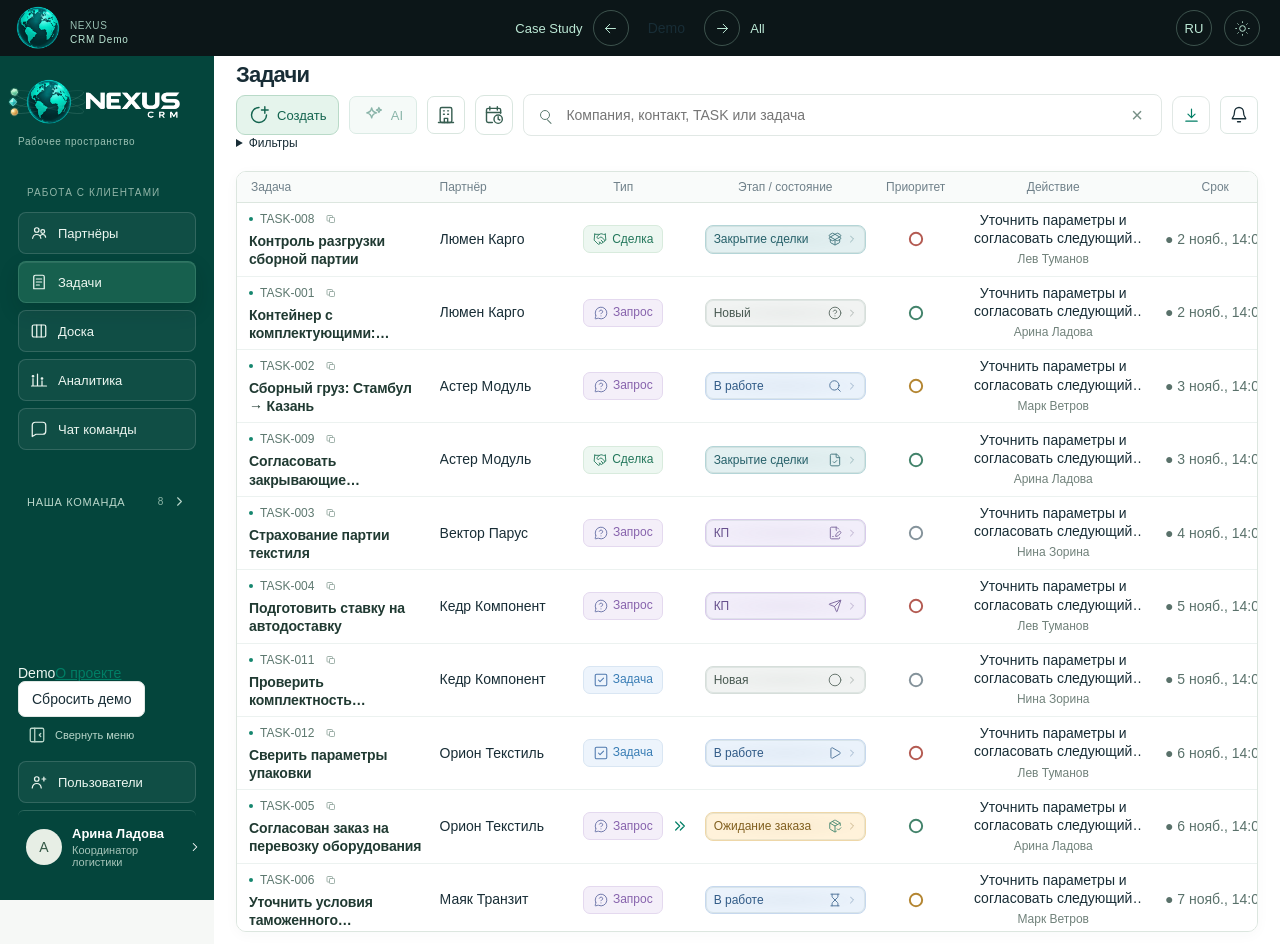
<file: index.html>
<!doctype html>
<html data-portfolio-page="2" lang="ru"><head><meta charset="utf-8"><meta http-equiv="Content-Security-Policy" content="default-src 'self' blob: data:; connect-src 'none'; script-src 'self'; style-src 'self' 'unsafe-inline'; img-src 'self' blob: data:; object-src 'none'; base-uri 'self'; form-action 'none'"><meta name="viewport" content="width=device-width,initial-scale=1"><title>NEXUS CRM</title><link rel="preload" as="image" href="./assets/workflow-icons/circle.svg"><link rel="preload" as="image" href="./assets/workflow-icons/circle-question-mark.svg"><link rel="preload" as="image" href="./assets/workflow-icons/play.svg"><link rel="preload" as="image" href="./assets/workflow-icons/search.svg"><link rel="preload" as="image" href="./assets/workflow-icons/hourglass.svg"><link rel="preload" as="image" href="./assets/workflow-icons/file-pen-line.svg"><link rel="preload" as="image" href="./assets/workflow-icons/send.svg"><link rel="preload" as="image" href="./assets/workflow-icons/refresh-cw.svg"><link rel="preload" as="image" href="./assets/workflow-icons/truck.svg"><link rel="preload" as="image" href="./assets/workflow-icons/check-check.svg"><link rel="preload" as="image" href="./assets/workflow-icons/archive.svg"><link rel="preload" as="image" href="./assets/workflow-icons/trash.svg"><link rel="stylesheet" href="./styles.css?v=workspace193"><link rel="stylesheet" href="./ui-polish.css?v=7"><link rel="stylesheet" href="./analytics-polish.css?v=1"><link rel="stylesheet" href="./nexus-orbit.css?v=12"><link rel="stylesheet" href="./record-card-polish.css?v=12"><link rel="stylesheet" href="./ui-audit-polish.css?v=5"><link rel="stylesheet" href="./sidebar-compact.css?v=2"><link rel="stylesheet" href="./search-actions.css?v=1"><link rel="stylesheet" href="./record-attention.css?v=1"><link rel="stylesheet" href="./kanban.css?v=7"><link rel="stylesheet" href="./chat-polish.css?v=3"><script src="./i18n.js?v=workspace128" defer></script><script src="./i18n-ui.js?v=workspace131" defer></script><script src="./ui-motion.js?v=workspace158" defer></script><script src="./data/seed.js" defer></script><script src="./demo-adapter.js" defer></script><script src="./app.js?v=tasks-20261109" defer></script><script src="./search-actions.js?v=2" defer></script><script src="./kanban.js?v=7" defer></script><link rel="stylesheet" href="./demo.css?v=mobile-20261106b" media="(max-width:1024px)"><style id="portfolio-arrows-style">.portfolio-arrows{display:flex;align-items:center;gap:5px;flex-shrink:0}.portfolio-arrows a{display:grid;place-items:center;width:36px;height:36px;border:1px solid #9ed5bd55;border-radius:50%;color:#9ed5bd;background:#102320d9;text-decoration:none;transition:transform .25s,background .25s,border-color .25s}.portfolio-arrows a:hover{transform:translateY(-2px);background:#9ed5bd;color:#102320;border-color:#9ed5bd}.portfolio-arrows a:focus-visible{outline:2px solid #d4bf98;outline-offset:3px}.portfolio-arrows svg{width:15px;height:15px;fill:none;stroke:currentColor;stroke-width:1.5;stroke-linecap:round;stroke-linejoin:round}@media(prefers-reduced-motion:reduce){.portfolio-arrows a{transition:none}.portfolio-arrows a:hover{transform:none}}@media(max-width:800px){.portfolio-arrows{gap:3px}.portfolio-arrows a{width:34px;height:34px}}.portfolio-bar{position:fixed;top:0;left:0;right:0;z-index:9999;height:44px;display:flex;align-items:center;justify-content:flex-end;padding:4px 14px;background:#0c1618;border-bottom:1px solid #9ed5bd30}.portfolio-bar .portfolio-arrows a{width:34px;height:34px}body{padding-top:44px!important}.sidebar{top:44px!important}@media(max-width:800px){.portfolio-bar{height:44px}}</style><style id="mobile-demo-offset">@media(max-width:1024px){body:has(.portfolio-bar){padding-top:56px!important}
body:has(.portfolio-bar) .sidebar{top:56px!important}
html.nexus-polish .mobile-nav{display:grid!important;grid-template-columns:repeat(4,minmax(0,1fr));gap:4px;position:relative;top:auto;box-sizing:border-box;width:100%;min-width:0;overflow:visible;margin:0 0 10px;flex-shrink:0;padding:6px;background:#04453c;z-index:45}
html.nexus-polish .mobile-nav button{box-sizing:border-box;min-width:0;width:100%;padding:8px 2px;font-size:clamp(9px,2.6vw,13px);line-height:1.2;white-space:normal;overflow-wrap:anywhere;min-height:40px}
html.nexus-polish main{min-width:0;box-sizing:border-box;height:auto!important;min-height:calc(100dvh - 56px);overflow:visible!important;padding-top:6px!important}
}</style><style id="portfolio-unified-ui">html[data-theme=light]{--portfolio-ring:#316e5650;--portfolio-ink:#255c4b}
html[data-portfolio-page="0"][data-theme=light]{color-scheme:light;--bg:#f4f5ee;--text:#1b3731;--muted:#4b655c;--mint:#286e55;--gold:#80643a;--line:#315e4b30}
html[data-portfolio-page="0"][data-theme=light] body{background:radial-gradient(ellipse at 80% 10%,#dceadf88,transparent 60%),var(--bg)}
html[data-theme=light] .portal:nth-child(n){background:linear-gradient(145deg,#ffffffd9,#e8eee5e6);border-color:var(--line);box-shadow:inset 0 1px 0 #fff,0 12px 30px #274a3610}
html[data-theme=light] .portal:nth-child(2){background:linear-gradient(145deg,#e3eee1,#f6f7ef)}
html[data-theme=light] .portal:hover{border-color:#407d6080;box-shadow:0 16px 30px #274a3618}
html[data-theme=light] .project-option{--accent:#286e55}html[data-theme=light] .project-option.currency{--accent:#80643a}
html[data-theme=light] .portal:before{background:radial-gradient(330px circle at var(--x,50%) var(--y,0%),#527c5012,transparent 70%)}
html[data-theme=light] .portal:after{background:linear-gradient(90deg,transparent,#48775b80,transparent)}
html[data-theme=light] .project-num{color:#68836d}html[data-theme=light] .orbital-hint{opacity:.85}html[data-theme=light] .is-engaged .orb-core{border-color:#28766070}
html[data-theme=light] .hero svg [stroke="#b3e8cd"]{stroke:#286e55}html[data-theme=light] .hero svg [fill="#b3e8cd"]{fill:#286e55}


html body #portal-theme svg,html body #theme svg{width:18px;height:18px;fill:none;stroke:currentColor;stroke-width:1.3}
html[data-theme=light] .intro strong{color:var(--text)}
html[data-theme=light] .instrument text{fill:#315d48!important;opacity:1}
html[data-theme=light] .instrument [stroke]{stroke:#477b61}
html[data-theme=light] .instrument [stroke="#d7c6a5"]{stroke:#947440}
html[data-portfolio-page="1"][data-theme=light]{--bg:#f5f6ef;--surface:#fffef9;--head:#f5f6efed;--muted:#496359;--line:#355d4338;--gold:#80643a}
html[data-theme=light] .project-option{color:#286e55!important}html[data-theme=light] .project-option.currency{color:#80643a!important}
</style><link rel="stylesheet" href="./portfolio-header.css">
</head>
<body><div class="portfolio-bar cinematic-header"><a class="brand" href="./" aria-label="NEXUS CRM Demo"><img src="assets/nexus-globe-clean.png" alt="" width="44" height="44"><span class="brand-text">NEXUS<small>CRM Demo</small></span></a><div data-i18n-preserve class="portfolio-arrows" role="navigation" aria-label="Навигация по портфолио"><a href="https://rvaksss-art.github.io/crm-product-showcase-nexus/case-study.html" aria-label="Предыдущий раздел портфолио" title="Назад"><span>Case Study</span><span class="nav-disc"><svg viewBox="0 0 24 24" aria-hidden="true"><path d="M19 12H5m6-6-6 6 6 6"/></svg></span></a><span class="nav-page" aria-current="page">Demo</span><a href="https://rvaksss-art.github.io/" aria-label="Следующий раздел портфолио" title="Вперёд"><span>All</span><span class="nav-disc"><svg viewBox="0 0 24 24" aria-hidden="true"><path d="M5 12h14m-6-6 6 6-6 6"/></svg></span></a></div><div class="header-actions-group"><button type="button" class="portfolio-language" aria-label="Switch to English">RU</button><button class="portfolio-theme" type="button" aria-label="Переключить тему" aria-pressed="false"><svg viewBox="0 0 24 24" width="19" height="19" aria-hidden="true"><circle cx="12" cy="12" r="4" /><path d="M12 2v2m0 16v2M2 12h2m16 0h2M5 5l1.5 1.5m11 11L19 19M5 19l1.5-1.5m11-11L19 5" /></svg></button></div></div><section id="login-view" class="login-view" hidden><div class="login-shell"><div class="login-brand"><div class="login-orbit" aria-hidden="true"></div>NEXUS<span>CRM / защищённый вход</span></div><div class="login-card"><div class="login-mark" aria-hidden="true"><svg viewBox="0 0 24 24"><path d="M7 11V8a5 5 0 0 1 10 0v3M5 11h14v10H5z"/></svg></div><h1>Вход в CRM</h1><p>Используйте учётную запись, которую создал администратор.</p><form id="login-form"><label class="field">Логин<input name="login" autocomplete="username" required maxlength="80" autofocus></label><label class="field">Пароль<span class="password-field"><input name="password" type="password" autocomplete="current-password" required maxlength="1024"><button type="button" id="password-toggle" aria-label="Показать пароль"><svg viewBox="0 0 24 24" aria-hidden="true"><path d="M2 12s3.5-6 10-6 10 6 10 6-3.5 6-10 6S2 12 2 12Z"/><circle cx="12" cy="12" r="3"/></svg></button></span></label><div id="login-error" class="login-error" role="alert"></div><button class="primary login-submit" type="submit">Войти</button></form><div id="setup-hint" class="setup-hint" hidden><strong>Нужна первоначальная настройка</strong><p>Создайте первого администратора командой из инструкции запуска. Пароль вводится скрыто в терминале.</p></div><p id="login-note" class="login-note"></p></div></div></section><div id="app-shell" class="app-shell" hidden><aside class="sidebar"><a class="brand" href="./" aria-label="NEXUS CRM"><img class="brand-logo" src="./assets/nexus-logo-sidebar.png" alt="NEXUS CRM"><span class="nexus-orbit-art" aria-hidden="true"><svg class="nexus-orbit-mark" viewBox="0 0 60 54" focusable="false">
<defs>
<radialGradient id="orbit-amber" cx="30%" cy="23%" r="80%"><stop stop-color="#fff8d9"/><stop offset=".35" stop-color="#f5d17d"/><stop offset="1" stop-color="#bc762c"/></radialGradient>
<linearGradient id="orbit-cyan" x1="0" y1="0" x2="1" y2="1"><stop stop-color="#c9fff2"/><stop offset=".48" stop-color="#48dacd"/><stop offset="1" stop-color="#16899e"/></linearGradient>
<linearGradient id="orbit-mint" x1="0" y1="0" x2=".8" y2="1"><stop stop-color="#e2ffe7"/><stop offset=".5" stop-color="#8ee2b0"/><stop offset="1" stop-color="#2a9e83"/></linearGradient>
<g id="orbit-amber-body"><circle class="nexus-orbit-halo" r="4.4" fill="#f5d17d"/><circle r="3.1" fill="url(#orbit-amber)" stroke="#f4e1b0" stroke-width=".35"/><ellipse cx="-.8" cy="-1.15" rx="1.1" ry=".6" fill="#fffbe7" opacity=".7"/></g>
<g id="orbit-cyan-body"><circle class="nexus-orbit-halo" r="4.4" fill="#48dacd"/><path d="M0-3.8Q.2-3.8.5-3.4L3.2-.5Q3.6 0 3.2.5L.5 3.4Q0 4-.5 3.4L-3.2.5Q-3.6 0-3.2-.5L-.5-3.4Q-.2-3.8 0-3.8Z" fill="url(#orbit-cyan)" stroke="#a9f5eb" stroke-width=".35"/><path class="nexus-orbit-facet" d="M0-3.3 0 0-2.9 0Z" fill="#e4fffb" opacity=".65"/><path class="nexus-orbit-facet" d="M0 0 2.9 0 0 3.3Z" fill="#096f84" opacity=".3"/></g>
<g id="orbit-mint-body"><circle class="nexus-orbit-halo" r="4.4" fill="#8ee2b0"/><path d="M-1.6-2.8H1.6L3.2 0 1.6 2.8H-1.6L-3.2 0Z" fill="url(#orbit-mint)" stroke="#c5f7d8" stroke-width=".4" stroke-linejoin="round"/><path class="nexus-orbit-facet" d="M-1.5-2.5H1.5L0 0-2.8 0Z" fill="#f0fff6" opacity=".45"/></g>
</defs>
<g class="nexus-orbit-back">
<g class="nexus-orbit-plane" transform="rotate(-16 31 28)"><ellipse class="nexus-orbit-track" cx="31" cy="28" rx="36" ry="6"/><g class="nexus-orbit-sphere"><use href="#orbit-amber-body"/></g></g>
<g class="nexus-orbit-plane" transform="rotate(0 31 28)"><ellipse class="nexus-orbit-track" cx="31" cy="28" rx="36" ry="6"/><g class="nexus-orbit-sphere second"><use href="#orbit-cyan-body"/></g></g>
<g class="nexus-orbit-plane" transform="rotate(16 31 28)"><ellipse class="nexus-orbit-track" cx="31" cy="28" rx="36" ry="6"/><g class="nexus-orbit-sphere third"><use href="#orbit-mint-body"/></g></g>
</g>
<image href="./assets/nexus-globe-clean.png" x="8" y="5" width="46" height="46"/>
<g class="nexus-orbit-front">
<g class="nexus-orbit-plane" transform="rotate(-16 31 28)"><path class="nexus-orbit-track" d="M -5 28 A 36 6 0 0 0 67 28"/><g class="nexus-orbit-sphere"><use href="#orbit-amber-body"/></g></g>
<g class="nexus-orbit-plane" transform="rotate(0 31 28)"><path class="nexus-orbit-track" d="M -5 28 A 36 6 0 0 0 67 28"/><g class="nexus-orbit-sphere second"><use href="#orbit-cyan-body"/></g></g>
<g class="nexus-orbit-plane" transform="rotate(16 31 28)"><path class="nexus-orbit-track" d="M -5 28 A 36 6 0 0 0 67 28"/><g class="nexus-orbit-sphere third"><use href="#orbit-mint-body"/></g></g>
</g>
</svg><svg class="nexus-orbit-wordmark" viewBox="660 0 1499 538" focusable="false"><image href="./assets/nexus-logo-sidebar.png" width="2159" height="538"/></svg></span><span class="brand-subtitle">CRM / рабочее пространство</span></a><div class="workspace-label">РАБОТА С КЛИЕНТАМИ</div><nav class="sidebar-nav" aria-label="Основные разделы"><button id="workspace-trigger" class="nav-item is-active"><svg class="nav-icon" viewBox="0 0 24 24" aria-hidden="true"><circle cx="9" cy="8" r="3"/><circle cx="17" cy="10" r="2.5"/><path d="M3.5 19c.6-3.2 2.5-5 5.5-5s4.9 1.8 5.5 5M14 15.2c.8-.8 1.8-1.2 3-1.2 2.1 0 3.4 1.2 3.8 3.5"/></svg><span>Партнёры</span></button><button id="requests-trigger" class="nav-item"><svg class="ui-icon" viewBox="0 0 24 24" aria-hidden="true"><path d="M7 3h10a2 2 0 0 1 2 2v16H5V5a2 2 0 0 1 2-2Z"/><path d="M8.5 8h7M8.5 12h7M8.5 16h4"/></svg><span>Задачи</span></button><button id="analytics-trigger" class="nav-item nav-analytics" hidden><svg class="ui-icon" viewBox="0 0 24 24" aria-hidden="true"><path d="M4 20V10M10 20V4M16 20v-7M22 20H2"/><circle cx="4" cy="7" r="1"/><circle cx="16" cy="10" r="1"/></svg><span>Аналитика</span></button><button id="team-chat-trigger" class="nav-item" aria-label="Открыть общий чат команды"><svg class="ui-icon" viewBox="0 0 24 24" aria-hidden="true"><path d="M21 15a4 4 0 0 1-4 4H8l-5 3V7a4 4 0 0 1 4-4h10a4 4 0 0 1 4 4Z"/></svg><span>Чат команды</span><span id="team-chat-badge" class="chat-badge" hidden></span></button></nav><section class="team-section"><div class="workspace-label">НАША КОМАНДА</div><div id="team"></div></section><div class="sidebar-bottom"><div class="demo-links"><span class="demo-badge" title="Все данные вымышленные. Изменения только в этом браузере.">Demo</span><a href="./case-study.html">О проекте</a><button type="button" data-demo-reset>Сбросить демо</button></div><div class="local-note"><span class="live-dot"></span> Демо-пространство<span>Изменения только в браузере</span></div><button id="users-trigger" class="nav-item nav-users" hidden><svg class="ui-icon" viewBox="0 0 24 24" aria-hidden="true"><circle cx="9" cy="8" r="3"/><path d="M3 20c.5-4 2.5-6 6-6s5.5 2 6 6M16 8h5M18.5 5.5v5"/></svg><span>Пользователи</span></button><div class="profile-anchor"><button id="profile" class="profile" aria-haspopup="menu" aria-expanded="false"></button><section id="profile-menu" class="profile-menu" role="menu" hidden><button role="menuitem" data-my-profile>Мой профиль</button><button role="menuitem" data-change-avatar>Изменить аватар</button><button type="button" role="menuitemcheckbox" aria-checked="true" data-toggle-inactivity class="profile-reminder-toggle"><span>Напоминать через 20 дней</span><span class="profile-switch" aria-hidden="true"></span></button><button role="menuitem" data-logout>Выйти</button></section></div></div></aside>
<main><header class="page-header"><div><div class="eyebrow">NEXUS / КЛИЕНТСКАЯ РАБОТА</div><h1>Партнёры и задачи</h1><p>От первого обращения до согласованного решения</p></div><div id="system-notice" class="system-notice" role="status" aria-live="polite" hidden><span class="system-notice-icon" aria-hidden="true">⚠️</span><span id="system-notice-text"></span></div><div class="header-actions"><div class="notification-anchor"><button id="notification-bell" class="notification-bell" title="Уведомления" data-tooltip="Уведомления" aria-label="Уведомления" aria-expanded="false"><svg class="ui-icon" viewBox="0 0 24 24" aria-hidden="true"><path d="M18 8a6 6 0 0 0-12 0c0 7-3 7-3 9h18c0-2-3-2-3-9M10 21h4"/></svg><span id="notification-badge" hidden></span></button><section id="notification-center" class="notification-center" hidden aria-label="Уведомления"></section></div><button id="new-partner">+ Добавить партнёра</button><button id="new-request" class="primary">Создать</button></div></header>
<div id="sync-warning" class="sync-warning" hidden><span>Коллега изменил данные, пока вы редактируете.</span><button id="load-latest">Загрузить актуальные данные</button><button id="keep-editing" class="text-button">Продолжить редактирование</button></div>
<section class="toolbar" aria-label="Поиск и фильтры"><div class="search-row"><label class="search"><span aria-hidden="true">⌕</span><input id="search" placeholder="Компания, контакт, TASK или задача" aria-label="Компания, контакт или задача"><button type="button" id="clear-search" class="search-clear" aria-label="Очистить поиск" title="Очистить поиск">×</button></label><button id="nearest-actions">Ближайшие действия</button><button id="export" title="Экспорт отфильтрованных задач в CSV">↓ Экспорт CSV</button></div><div id="view-controls"></div><details class="demo-filter-panel"><summary>Фильтры</summary><div class="filter-row"><div class="segments" id="scope"></div><select id="stage-filter" aria-label="Фильтр по этапу и состоянию"></select><select id="service-filter" aria-label="Фильтр по услуге"></select><button id="reset" class="text-button">Сбросить</button><span id="counts" class="counts"></span></div></details><section id="nearest-popover" class="nearest-popover" hidden></section></section>
<div class="table-wrap"><table class="work-table"><colgroup id="table-cols"></colgroup><thead><tr id="table-head"></tr></thead><tbody id="rows"></tbody></table><div id="empty" hidden></div></div><footer class="page-footer"><span>◉ Все изменения сохраняются на этом компьютере</span><span>Внешние каналы · деморежим</span></footer><section id="analytics-view" class="analytics-view" hidden></section><section id="users-view" class="users-view" hidden></section></main>
<aside id="panel" class="panel" hidden aria-label="Карточка задачи"><div id="panel-head" class="panel-head"></div><nav id="tabs" class="tabs" aria-label="Вкладки задачи"></nav><div id="panel-body" class="panel-body"></div></aside>
<div id="notification-toasts" class="notification-toasts" aria-live="polite"></div><div id="guard" class="guard" hidden role="alertdialog" aria-modal="true" aria-labelledby="guard-title"><div><h2 id="guard-title">Сохранить изменения?</h2><p>В панели есть несохранённый ввод.</p><div class="guard-actions"><button id="guard-save" class="primary">Сохранить</button><button id="guard-discard">Не сохранять</button><button id="guard-stay">Продолжить редактирование</button></div></div></div><div id="image-preview-modal" class="image-preview-modal" hidden role="dialog" aria-modal="true" aria-labelledby="image-preview-title"><div class="image-preview-dialog"><div class="image-preview-head"><strong id="image-preview-title"></strong><button type="button" data-close-image-preview aria-label="Закрыть предпросмотр">×</button></div><div class="image-preview-body"><p id="image-preview-status" role="status"></p><img id="image-preview-image" alt="" hidden></div><div class="image-preview-actions"><a id="image-preview-download" class="primary" download>Скачать</a></div></div></div><div id="avatar-modal" class="avatar-modal" hidden role="dialog" aria-modal="true" aria-labelledby="avatar-title"></div><div id="password-change-modal" class="password-change-modal" hidden role="dialog" aria-modal="true" aria-labelledby="password-change-title"></div><div id="language-modal" class="password-change-modal" hidden role="dialog" aria-modal="true" aria-labelledby="language-title"></div><div id="toast" role="status" hidden></div></div><script src="./portfolio-header.js"></script></body></html>
</file>
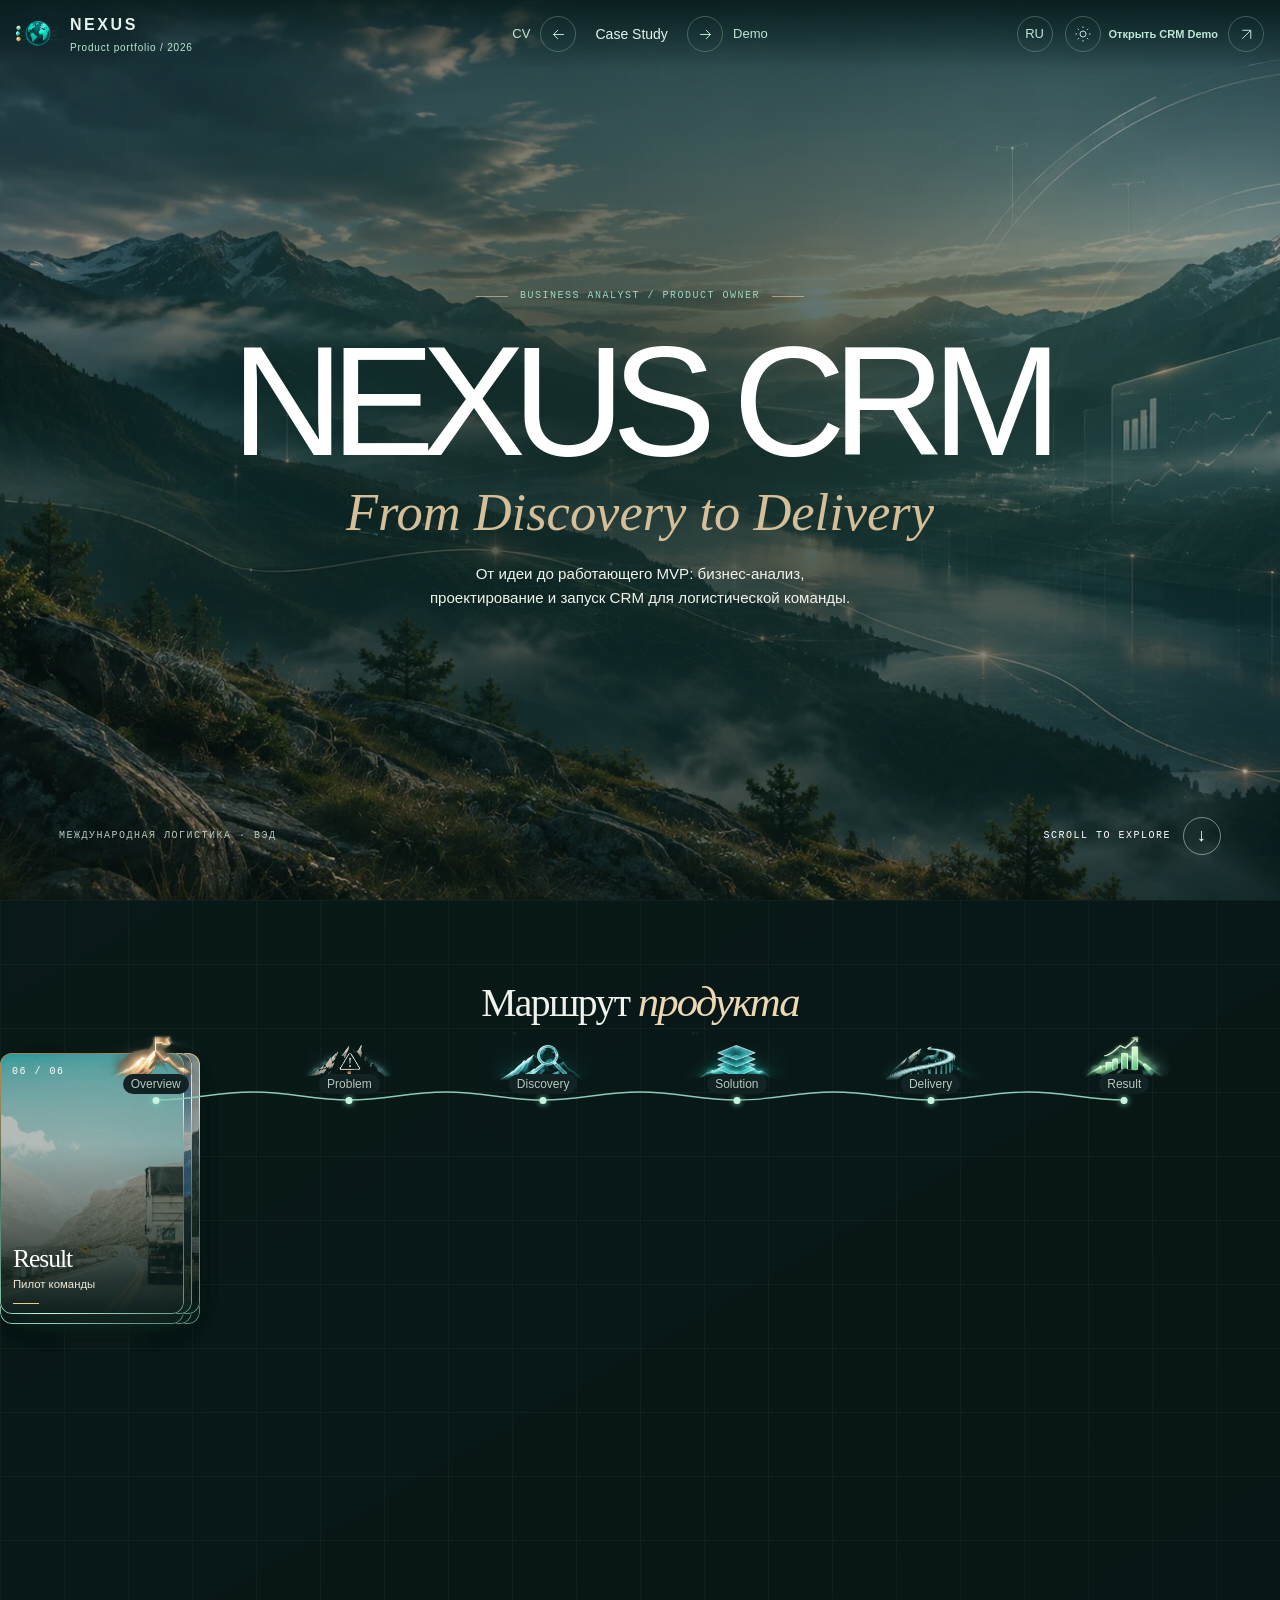
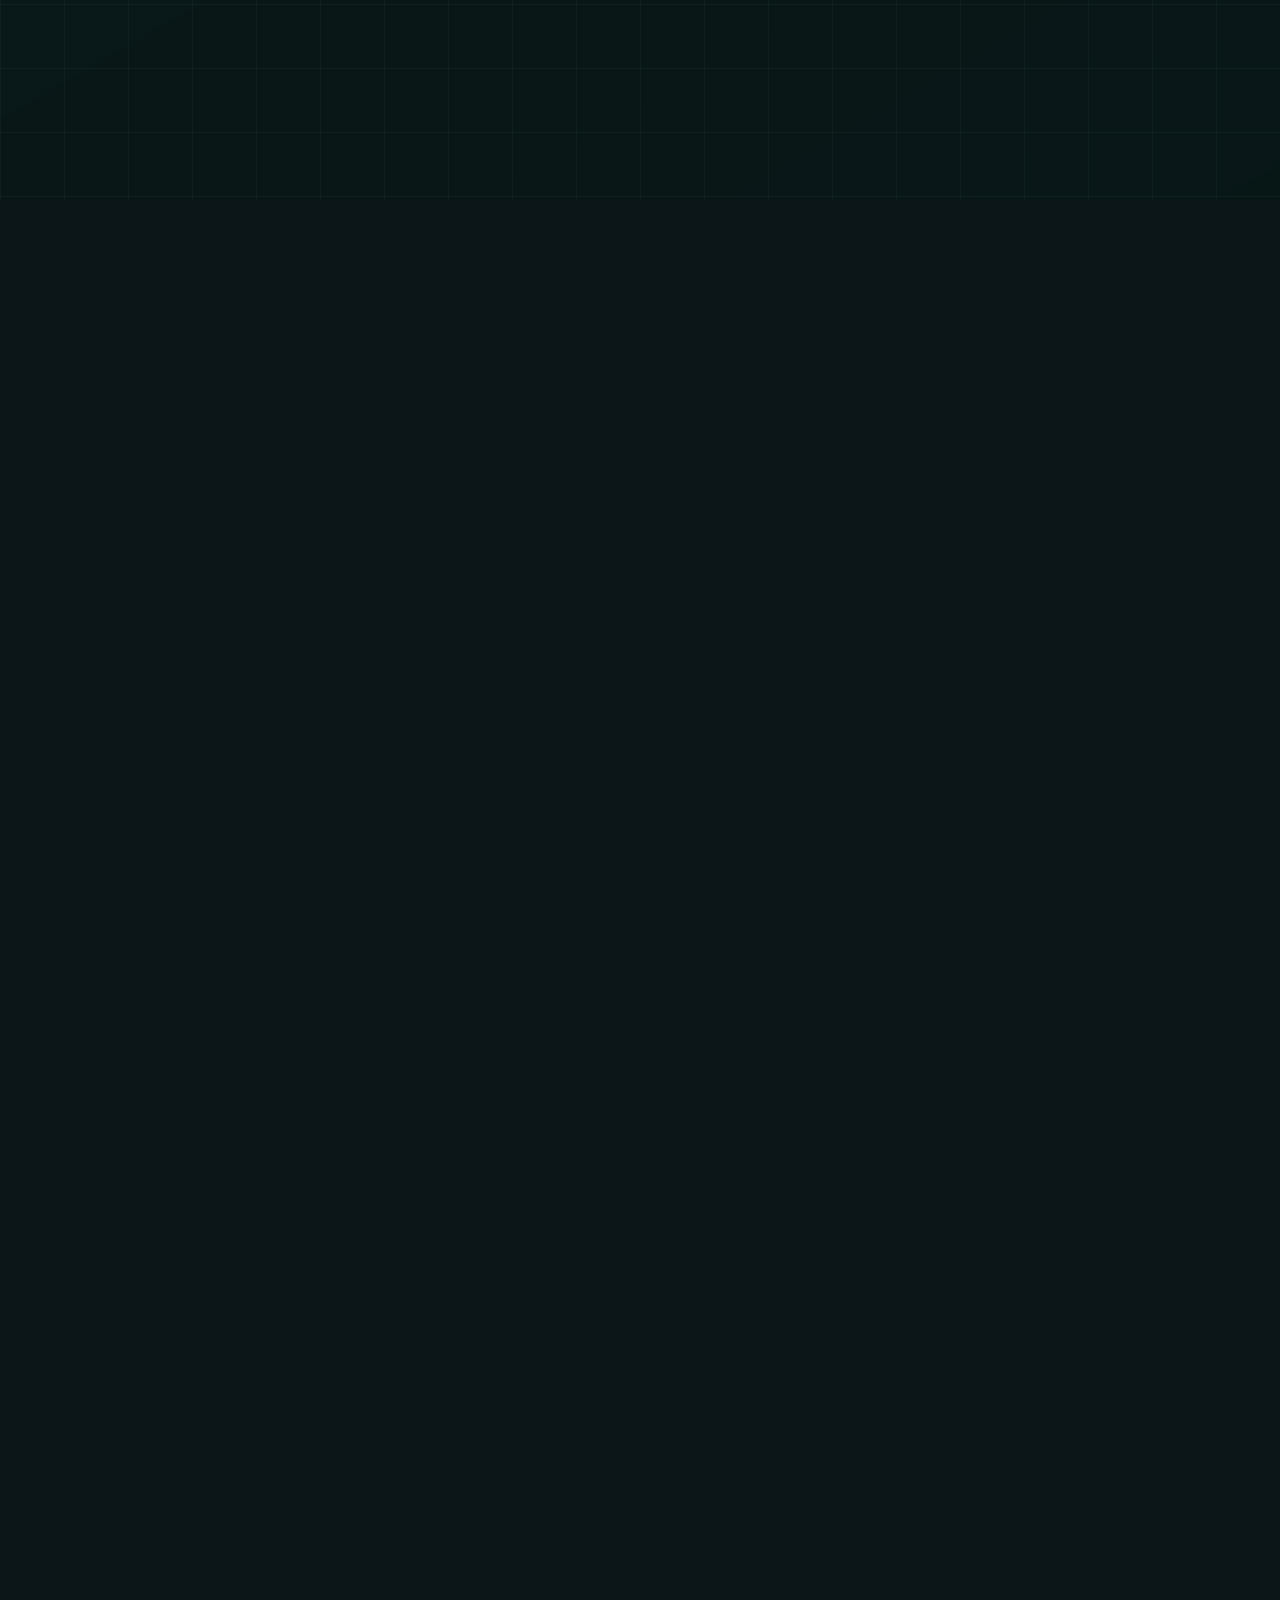
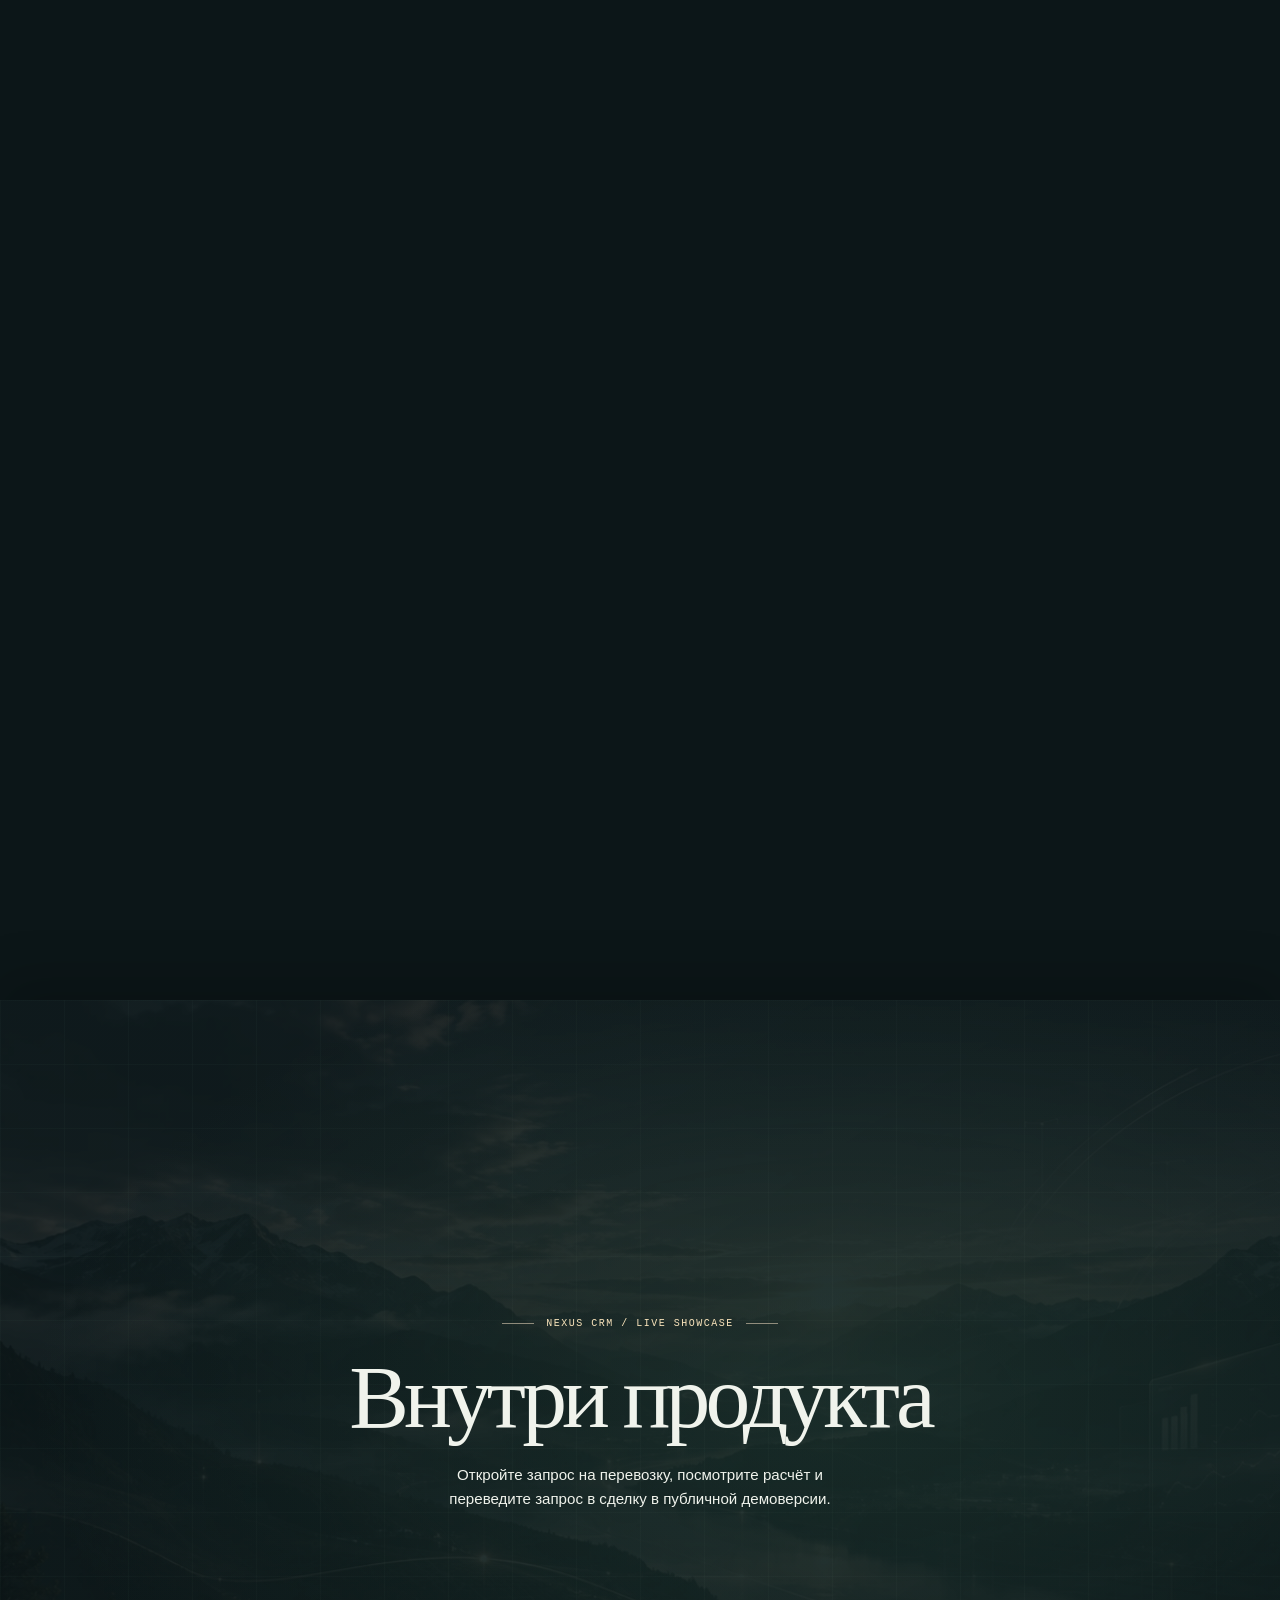
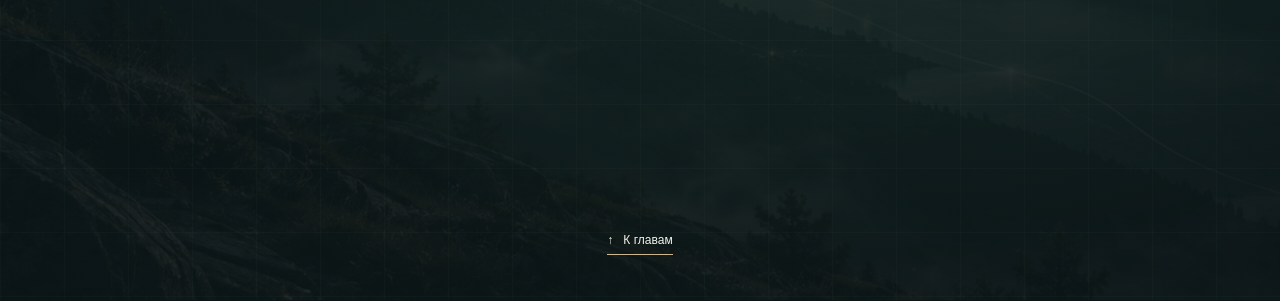
<file: case-study.html>
<!doctype html><html data-portfolio-page="3" lang="ru"><head><meta name="description" content="NEXUS CRM — Case Study"><script>try{const s=localStorage,l=s.getItem('portfolio-lang')||s.getItem('mk-lang')||s.getItem('mk-portal-lang')||'ru';for(const k of ['portfolio-lang','mk-lang','mk-portal-lang'])s.setItem(k,l);document.documentElement.lang=l==='en'?'en':'ru';document.documentElement.dataset.theme='dark'}catch{}</script><meta charset="utf-8"><link rel="preload" as="image" href="assets/case-study/image-14.webp" fetchpriority="high"><link rel="preload" as="image" href="assets/case-study/cover-01.webp" fetchpriority="high"><link rel="preload" as="image" href="assets/case-study/cover-02.webp" fetchpriority="high"><link rel="preload" as="image" href="assets/case-study/cover-03.webp" fetchpriority="high"><link rel="preload" as="image" href="assets/case-study/cover-04.webp" fetchpriority="high"><link rel="preload" as="image" href="assets/case-study/cover-05.webp" fetchpriority="high"><link rel="preload" as="image" href="assets/case-study/cover-06.webp" fetchpriority="high"><meta name="viewport" content="width=device-width,initial-scale=1"><meta name="theme-color" content="#0c1618"><title>NEXUS CRM — From Discovery to Delivery</title><style>:root{--paper:#efece3;--ink:#203a36;--gold:#e1c493;--pad:clamp(16px,4.6vw,90px);color:var(--ink);font:16px/1.5 Arial,Helvetica,sans-serif}*{box-sizing:border-box}body{margin:0;background:var(--paper)}button,a{color:inherit;font:inherit}a{text-decoration:none}button{cursor:pointer}button:focus-visible,a:focus-visible{outline:3px solid #d19749;outline-offset:3px}.micro,.indexnum,.field,.cardNo,.eyebrow,.counter{font:500 10px/1.45 ui-monospace,Consolas,monospace;letter-spacing:.15em;text-transform:uppercase}.top{position:fixed;inset:0 0 auto;z-index:20;height:72px;display:flex;align-items:center;justify-content:space-between;gap:20px;padding:0 var(--pad);color:#fff;border-bottom:1px solid #ffffff25;transition:background .28s,color .28s}.paper .top{background:#efece3f2;color:var(--ink);border-color:#203a3622}.brand{font-weight:700;letter-spacing:.16em;font-size:16px;display:flex;align-items:center;gap:10px}.brand svg{width:29px;height:29px}.headnote{margin-right:auto;border-left:1px solid currentColor;padding-left:20px;opacity:.83}.cta{display:inline-flex;align-items:center;justify-content:center;gap:18px;background:#ede4cf;color:#213730;border:1px solid #eeddbb;border-radius:40px;padding:8px 9px 8px 18px;font-size:13px;font-weight:600;position:relative;isolation:isolate;overflow:hidden;transition:box-shadow .3s,transform .25s}.top .cta{gap:10px;padding:5px 7px 5px 13px;font-size:11px;background:#dcebe1;color:#153b36;border-color:#a9d4c2}.top .cta i{width:23px;height:23px;font-size:13px}.cta:before{content:"";position:absolute;z-index:-1;inset:0;transform:translateY(105%);border-radius:55% 55% 0 0;background:#ffe9ae;transition:transform .4s,border-radius .4s}.cta:hover:before,.cta:focus-visible:before{transform:none;border-radius:0}.cta:hover{box-shadow:0 4px 25px #ddc79c4d}.cta:active{transform:scale(.96)}.cta i{display:grid;place-items:center;border:1px solid #63736066;border-radius:50%;width:28px;height:28px;font:16px Arial;transition:transform .4s}.cta:hover i{transform:rotate(45deg)}.hero,.ending{height:100vh;height:100svh;min-height:360px;position:relative;display:grid;place-items:center;overflow:hidden;isolation:isolate;background:#183231;color:#fff}.heroPhoto,.endPhoto{position:absolute;inset:-4%;z-index:-3;background-size:cover;background-position:center;filter:saturate(.65);will-change:transform}.hero:after,.ending:after{content:"";position:absolute;z-index:-2;inset:0;background:linear-gradient(180deg,#102b2cc7,transparent 35%,transparent 60%,#102b2ce3),radial-gradient(ellipse at 50% 49%,#091e22a8,#0e272c7d 49%,#10262736);pointer-events:none}.heroart{position:absolute;inset:8% 0 6%;width:100%;height:86%;z-index:-1;opacity:.55}.heroText,.endText{text-align:center;max-width:100%;padding:20px var(--pad)}.eyebrow{color:#fbe5bc;display:flex;align-items:center;justify-content:center;gap:12px}.eyebrow:before,.eyebrow:after{content:"";width:32px;height:1px;background:#ddcdb299}.hero h1{font:500 clamp(70px,12.2vw,226px)/.93 Arial,sans-serif;letter-spacing:-.085em;margin:.16em 0 .06em}.hero em,.endText em{font:italic clamp(29px,4.1vw,76px)/1.14 Georgia,serif;color:#f4dec0}.heroText p,.endText p{max-width:55ch;margin:19px auto 0;font-size:clamp(14px,1.18vw,19px);text-wrap:balance;line-height:1.5;color:#f2f5ee}.heroFoot{position:absolute;bottom:5%;left:var(--pad);right:var(--pad);display:flex;justify-content:space-between;align-items:center}.scrollbtn,.reset{background:transparent;color:inherit;display:inline-flex;align-items:center;gap:12px;border:0}.scrollbtn span{display:grid;place-items:center;border:1px solid #ffffff70;border-radius:50%;width:38px;height:38px;font-size:18px}.field{color:#e5decf}.film{position:relative;height:900vh;height:900svh}.stage{position:sticky;top:0;height:100vh;height:100svh;overflow:hidden;isolation:isolate;background:#efece3}.stage:before{content:"";position:absolute;inset:0;pointer-events:none;background:radial-gradient(ellipse at 65% 40%,#f9f8f1,transparent 66%);z-index:-1}.galleryIntro{position:absolute;left:var(--pad);right:var(--pad);top:24%;will-change:opacity,transform}.galleryIntro h2,.endText h2{font:normal clamp(45px,7.4vw,142px)/.99 Georgia,serif;letter-spacing:-.055em;margin:.14em 0}.galleryIntro h2 em{color:#64796b;font-weight:400}.galleryIntro p{font-size:15px;color:#526556;margin:12px 0 0}.galleryIntro .micro{color:#766344}.railRule{position:absolute;left:var(--pad);right:var(--pad);bottom:12%;border-top:1px solid #455d4a30}.card{--t:0;position:absolute;top:0;left:0;background:#fcfaf3;border:1px solid #31443629;border-radius:8px;overflow:hidden;box-shadow:0 10px 26px -14px #14282077;transform-origin:center;isolation:isolate}.art{overflow:hidden;position:absolute;inset:0 0 0 auto;width:100%;background:#213e37;display:grid;place-items:center;isolation:isolate}.photo{position:absolute;inset:0;background-size:cover;background-position:center;z-index:-3;transform:scale(calc(1.05 + var(--t)*.04))}.shade{position:absolute;inset:0;background:linear-gradient(0deg,#0a191ace,transparent 50%,#10241e2e)}.art svg{display:block;width:100%;height:100%;position:absolute;inset:0}.cardNo,.cardLabel{position:absolute;color:#fff;left:12px;z-index:3;text-shadow:0 1px 8px #15221a}.cardNo{top:12px}.cardLabel{bottom:10px;font:normal clamp(17px,2vw,35px)/1.05 Georgia,serif;letter-spacing:-.04em}.cardCopy{position:absolute;top:0;bottom:0;left:0;width:43%;display:flex;flex-direction:column;justify-content:center;padding:clamp(12px,3.2vw,58px);pointer-events:none}.cardCopy .micro{color:#80663f}.cardCopy h3{font:normal clamp(25px,min(3.9vw,6.4vh),72px)/1.03 Georgia,serif;letter-spacing:-.052em;margin:.35em 0 .24em;text-wrap:balance}.cardCopy p{font-size:clamp(14px,min(1.2vw,2.4vh),20px);line-height:1.52;margin:.3em 0;text-wrap:pretty}.cardCopy small{font-size:11px;color:#5d7067;border-top:1px solid #4563513a;margin-top:12px;padding-top:9px}.pick{position:absolute;inset:0;background:transparent;border:0;z-index:5}.card:has(.pick:hover){box-shadow:0 13px 26px -10px #132d2370}.card:has(.pick:hover) .photo{scale:1.035;transition:scale .4s}.shot{width:86%;height:72%;object-fit:contain;filter:drop-shadow(0 12px 10px #071b1860);transform:perspective(850px) rotateY(calc(-12deg + var(--t)*10deg)) rotateX(4deg) translateY(calc((1 - var(--t))*6%));z-index:1}.zoom{position:absolute;bottom:5%;right:5%;z-index:6;border:1px solid #f7f6e599;background:#193a32e8;border-radius:28px;padding:7px 12px;color:#fff;font-size:12px}.globe{height:70%;max-width:80%;object-fit:contain;filter:grayscale(.9) sepia(.46);position:relative;z-index:1}.plateStamp{position:absolute;top:5%;left:6%;font:9px monospace;color:#dfd8bc;letter-spacing:.12em}.art0 .photo,.art1 .photo,.art5 .photo{filter:saturate(.6) brightness(.72)}.art3,.art5{background:radial-gradient(ellipse at 40% 65%,#728a76,#26493d 70%)}.art5 .photo{opacity:.25}.art2{background:#3c554d}.art4{background:#243e40}.art1 .doc{position:absolute;top:24%;left:15%;width:71%;background:#f2ebdbeb;box-shadow:0 8px 15px #10181555;padding:6% 7%;color:#253b34;transform:rotate(-7deg)}.doc:nth-of-type(2){top:45%;left:24%;transform:rotate(6deg)}.doc b{font:normal clamp(12px,1.45vw,24px) Georgia}.doc small{display:block;font:8px monospace;letter-spacing:.1em;margin-bottom:3px}.doc i{display:block;width:73%;height:1px;background:#839986;margin-top:6px}.progressNav{position:absolute;bottom:0;left:var(--pad);right:var(--pad);height:9%;min-height:40px;display:flex;align-items:center;gap:2.1vw;z-index:10;border-top:1px solid #29403433}.indexnum{margin-right:auto;white-space:nowrap}.chapterlink{border:0;background:none;color:#60726a;padding:9px 0;position:relative;font-size:clamp(11px,1vw,16px)}.chapterlink[aria-current=true]{color:#213f35;font-weight:700}.chapterlink[aria-current=true]:after{content:"";position:absolute;left:0;right:0;bottom:3px;height:2px;background:#957951}.progressNav .controls{display:flex;gap:5px;margin-left:auto}.controls button{display:grid;place-items:center;width:33px;height:33px;border-radius:50%;border:1px solid #41584e5c;background:none}.controls button:hover{background:#284238;color:#fff}.ending:after{background:linear-gradient(180deg,#0c2427a8,#10272ac2)}.endText h2{font-size:clamp(48px,7vw,130px);margin:.24em 0}.endText .cta{margin-top:26px}.reset{position:absolute;bottom:5%;font-size:12px;border-bottom:1px solid #ceb68c;padding:5px 0}.result-continue{position:absolute;left:50%;bottom:max(5px,env(safe-area-inset-bottom));z-index:11;display:flex;align-items:center;gap:10px;padding:6px 10px 6px 14px;border:1px solid #d3c29a8c;border-radius:30px;background:#102c2bbd;color:#f5ead0;font:500 10px/1 Arial,sans-serif;letter-spacing:.08em;text-transform:uppercase;opacity:0;visibility:hidden;pointer-events:none;transform:translate(-50%,8px);transition:opacity .65s ease,transform .65s cubic-bezier(.2,.75,.25,1),visibility .65s}.result-continue.is-visible{opacity:1;visibility:visible;pointer-events:auto;transform:translate(-50%)}.result-continue i{display:grid;place-items:center;width:22px;height:22px;border:1px solid #d9c8977a;border-radius:50%;font:16px/1 Arial;transition:transform .35s,background .35s}.result-continue:hover i{transform:translateY(3px);background:#d6c28d24}@media(max-width:680px){.result-continue{font-size:9px}}@media(prefers-reduced-motion:reduce){.result-continue{transition:none}}dialog{padding:12px;background:#1e3631;color:#fff;border:1px solid #9fafa1;border-radius:8px;max-width:95vw;max-height:95svh}dialog::backdrop{background:#061913e6}dialog form{display:flex;align-items:center;justify-content:space-between;margin-bottom:8px;gap:15px}dialog button{border:1px solid #fff7;border-radius:30px;background:none;color:#fff}dialog img{display:block;max-width:88vw;max-height:78svh;object-fit:contain}.sr{position:absolute;clip-path:inset(50%);width:1px;height:1px;overflow:hidden}@media(max-width:680px){.top{height:56px}.headnote{display:none}.hero h1{font-size:15.3vw}.hero em{font-size:6.5vw}.heroFoot .field{font-size:8px;max-width:110px}.heroText p{font-size:15px}.eyebrow{font-size:8px}.galleryIntro{top:15%}.galleryIntro h2{font-size:clamp(38px,10.8vw,65px)}.galleryIntro p{font-size:13px}.progressNav{gap:3px;justify-content:space-between;height:7%;min-height:40px}.indexnum,.progressNav .controls{display:none}.chapterlink{font-size:clamp(9px,2.6vw,13px)}.cardCopy{inset:auto 0 0;width:100%;height:51%;padding:13px 17px}.cardCopy h3{font-size:clamp(22px,6.6vw,33px);line-height:1.02;margin:.19em 0}.cardCopy p{font-size:clamp(13px,3.5vw,16px);line-height:1.36}.cardCopy small{font-size:10px;line-height:1.2;margin-top:5px;padding-top:4px}.cardCopy .micro{font-size:8px}.cardLabel{font-size:17px;left:8px;bottom:7px}.cardNo{font-size:8px;top:7px;left:8px}.heroart{width:150%;left:-25%}.zoom{font-size:10px;padding:4px 8px}.plateStamp{font-size:7px}.scrollbtn{font-size:8px}.brand{font-size:13px}.cta{font-size:12px;gap:10px}.cardLabel{font-size:clamp(13px,4.2vw,21px)}}@media(max-height:500px)and (min-width:681px){.top{height:44px}.galleryIntro{top:20%}.galleryIntro h2{font-size:48px}.cardCopy{padding:12px 18px}.cardCopy h3{font-size:27px}.cardCopy p{font-size:12px;line-height:1.35}.cardCopy small{font-size:9px;margin-top:4px;padding-top:3px}.cardCopy .micro{font-size:8px}.hero h1{font-size:17vh}.hero em{font-size:8vh}.heroFoot{bottom:3%}.heroFoot span{width:25px;height:25px}}@media(prefers-reduced-motion:reduce){*,*:before,*:after{scroll-behavior:auto!important;transition:none!important;animation:none!important}.heroPhoto,.shot,.photo{transform:none!important}}.art2 .photo,.art4 .photo{opacity:.21;filter:grayscale(.85)}.scenario{position:absolute;left:5%;right:5%;bottom:4%;z-index:4;color:#fff}.scenario button{border:1px solid #f0e7d88c;border-radius:20px;padding:4px 10px;background:#193b31;color:#fff;font-size:11px}.scenario p{margin:5px 0 0;font-size:clamp(11px,.92vw,15px);line-height:1.35;max-width:47ch}.art2:has(.scenario:not([hidden])) svg{height:72%}.cardCopy{width:52%}@media(max-width:680px){.cardCopy{width:100%}.scenario p{font-size:11px}.scenario button{font-size:10px;padding:3px 8px}}@media(hover:hover)and (prefers-reduced-motion:no-preference){.art:has(.zoom:not([hidden])) .shot{transition:scale .45s ease-out,rotate .45s}.art:has(.zoom:not([hidden])):hover .shot{scale:1.035;rotate:-.5deg}}@media(max-width:680px)and (max-height:630px){.cardCopy{height:59%;padding:10px 14px}}.heroPhoto{filter:none}.heroart{display:none}.hero:after{background:linear-gradient(180deg,#061b2138,transparent 28%,#08242440 57%,transparent 76%,#09272536)}.stage{background:linear-gradient(118deg,#eeeae1 2%,#f7f5eb 43%,#dce6d9 78%,#bbcfc3)}.stage:before{background:linear-gradient(145deg,transparent 51%,#fff9 51.15%,#e5eee540 52%,transparent 70%),linear-gradient(163deg,transparent 42%,#c6ae7a77 42.12%,#fffc 42.25%,transparent 55%),linear-gradient(24deg,transparent 54%,#afc6b966 54.15%,#f5f9f033 64%,transparent 64.2%)}.heroPhoto{filter:saturate(.55)}.hero:after{background:linear-gradient(180deg,#09262380,#0b292a65 48%,#072824b3)}.heroart{display:block}.heroart path{stroke:#ffe5aa;stroke-dasharray:6 8;animation:signal 18s linear infinite}@keyframes signal{to{stroke-dashoffset:-140}}.stage{background:var(--mountain) center 62%/cover}.stage:before{background:linear-gradient(140deg,#f6f0e6ed,#ebeee5df 54%,#c7d7c9ba)}.galleryIntro{top:max(77px,9%);pointer-events:none;z-index:9}.galleryIntro h2{font-size:clamp(28px,4.4vh,60px);margin:0}.galleryIntro p,.galleryIntro .micro{display:none}.coverArt{position:absolute;inset:0;z-index:3;background-position:center;background-size:cover;opacity:clamp(0,calc(1.35 - var(--t)*1.55),1);pointer-events:none}.card{border:1px solid #c2af8499}.cardLabel{z-index:4;padding-bottom:7px}.cardLabel:after{content:"";position:absolute;left:0;bottom:0;width:26px;height:1px;background:#edcb89}.cardNo{z-index:4}.coverArt:after{content:"";position:absolute;inset:0;background:linear-gradient(0deg,#061f1fe0,transparent 32%,transparent 83%,#0b242774)}.card:after{content:"";position:absolute;inset:0;pointer-events:none;background:linear-gradient(112deg,transparent 32%,#fff6dc40 48%,transparent 64%);transform:translate(calc(-160% + var(--t)*400%));z-index:4}@media(max-width:680px){.galleryIntro{top:60px}.galleryIntro h2{font-size:25px}}@media(max-height:500px)and (min-width:681px){.galleryIntro{top:45px}.galleryIntro h2{font-size:21px}}.art0 .photo,.art1 .photo,.art4 .photo,.endPhoto{background-image:var(--mountain)!important}body{background:#072722}body:before{content:"";position:fixed;inset:0;background:linear-gradient(#06221e3b,#07282345),var(--mountain) center/cover;z-index:-1}.hero,.stage{background:transparent}.heroPhoto,.heroart,.railRule{display:none}.hero:after{background:linear-gradient(0deg,#08252070,#061e1920)}.stage:before{background:linear-gradient(180deg,#061f1c65,#0a27245c 55%,#092420b0)}.galleryIntro{color:#fff;text-align:center}.galleryIntro em{color:#edd8b5!important}.paper .top{color:#fff;background:#0d2b27b8;border-color:#fff2}.progressNav{bottom:auto;top:max(125px,16%);height:44px;min-height:0;gap:0;justify-content:center;border:0}.progressNav .indexnum,.progressNav .controls{display:none}.chapterlink{flex:1;max-width:175px;text-align:center;color:#fbfbf1;font-size:12px;padding:12px 0 0;text-shadow:0 1px 5px #071e19}.chapterlink:before{content:"";position:absolute;left:0;right:0;top:0;height:1px;background:#d9c49a99}.chapterlink:after,.chapterlink[aria-current=true]:after{content:"";position:absolute;top:-3px;left:calc(50% - 3px);width:6px;height:6px;background:#c8cabb;border-radius:50%}.chapterlink[aria-current=true]{color:#ffe5b3}.chapterlink[aria-current=true]:after{background:#ffde9d;box-shadow:0 0 10px #ffe5b2}.coverArt{filter:saturate(.7)}.coverArt:after{background:linear-gradient(0deg,#051e1cf5,#12362c45 65%,#153a303d)}.cardLabel small{display:block;font:normal clamp(10px,.89vw,15px)/1.45 Arial;margin:4px 0;color:#eee6d5;letter-spacing:0}.card{border-color:#cfceaf80}.cardLabel{left:7%;right:5%}@media(max-width:680px){.progressNav{top:95px}.chapterlink{font-size:clamp(9px,2.65vw,13px)}.cardLabel small{font-size:9px;line-height:1.1}}@media(max-height:500px)and (min-width:681px){.progressNav{top:69px;height:35px}.chapterlink{font-size:10px}}.hero:after{background:radial-gradient(ellipse at center,#031b20a8,transparent 74%)}.art{background-position:center;background-size:cover}.art .shade{pointer-events:none}.layer{position:absolute;inset:14% 7%;display:flex;flex-direction:column;justify-content:center;color:#fff;z-index:3;visibility:hidden}.open .layer{visibility:visible}.nodes{display:grid;grid-template-columns:repeat(2,minmax(0,1fr));gap:10px}.nodes button{background:#102e2dda;color:#fff;border:1px solid #d5c89e80;border-radius:7px;padding:10px 4px;font-size:14px}.nodes button[aria-pressed=true]{background:#e5d4b4;color:#1a3732}.layer p{background:#0b2928df;padding:9px;border-radius:5px;font-size:13px;margin:8px 0}.art3 .layer,.art5 .layer{inset:auto 5% 4%}.art3 .nodes,.art5 .nodes{grid-template-columns:repeat(3,1fr)}.art3 .shot,.art5 .shot{position:absolute;top:3%;height:59%}.art .zoom{bottom:auto;top:3%;right:3%}.open .nodes button{animation:rise .55s both;animation-delay:var(--delay,0ms)}.nodes button:nth-child(2){--delay:55ms}.nodes button:nth-child(3){--delay:.11s}.nodes button:nth-child(4){--delay:165ms}@keyframes rise{0%{opacity:0;translate:0 5px}}.art4 .nodes{position:relative;padding-top:12px}.art4 .nodes:before{content:"";position:absolute;top:0;left:calc(8% + var(--point,0)*27%);width:6px;height:6px;border-radius:50%;background:#ffe4ae;box-shadow:0 0 9px #ffe4ae;transition:left .45s}.cardCopy h3{font-size:clamp(22px,min(2.8vw,4.7vh),48px)}.cardCopy{overflow:auto;pointer-events:auto}.open .cardCopy{justify-content:safe center}.art1 .nodes{gap:20px;border:1px dashed #d8c59777;padding:10px}.art3 .shot{outline:1px solid #cab987;object-position:center}.art3 .shot{transition:transform .45s;transform:scale(calc(.96 + var(--point,0)*.035))}.art3 .nodes button[aria-pressed=true]{box-shadow:0 0 12px #ffe8ac77}@media(max-width:680px){.nodes{gap:4px}.nodes button{font-size:11px;padding:4px}.layer{inset:4%}.layer p{font-size:10px;margin:3px 0;padding:3px}.cardCopy h3{font-size:21px}.cardCopy p{font-size:13px}.cardCopy{justify-content:safe center}.art1 .nodes{gap:5px;padding:4px}}.open[data-step] .art3:after{content:"";position:absolute;pointer-events:none;top:var(--hy,19%);left:var(--hx,28%);width:var(--hw,30%);height:4%;border-radius:3px;border:1px solid #af8858;background:#dfb15133;z-index:2;transition:all .4s}.open[data-step="1"]{--hy:20%;--hx:38%;--hw:20%}.open[data-step="2"]{--hy:30%;--hx:26%;--hw:45%}.art0 .ecosystem{inset:4%;width:92%;height:92%}.ecosystem .glassNode rect,.ecosystem .core{fill:url(#glass);stroke:#e0cba2;stroke-width:1.6}.ecosystem text{font:500 18px Arial;fill:#fff8e9;text-anchor:middle}.ecosystem .coreText{font:700 18px Arial}.wire,.spark{fill:none;stroke:#d6be92;stroke-width:1.7}.spark{stroke:#fff4cd;stroke-width:3;stroke-dasharray:8 92;opacity:0}.open .spark{opacity:1;animation:flow 3.8s linear infinite;animation-delay:calc(var(--j)*-.55s)}@keyframes flow{to{stroke-dashoffset:100}}.glassNode{filter:drop-shadow(0 3px 5px #09261d99)}.glassNode:hover rect{stroke:#fff6cf;filter:brightness(1.28)}.open .art3:after{display:none!important}.art3 .shot{outline:none!important}.card{border-color:#b3c5b64f;border-radius:12px}.cardCopy{padding:clamp(15px,2.8vw,44px);overscroll-behavior:contain}.cardCopy h3{font-weight:400;line-height:1.09;letter-spacing:-.035em}.cardCopy p{line-height:1.55;color:#31463e}.cardCopy small{line-height:1.4}.cardCopy h3,.cardCopy p{text-wrap:pretty}.open .cardCopy>*,.open .layer p{animation:inkIn .58s both}.open .cardCopy p{animation-delay:.07s}.open .cardCopy small{animation-delay:.13s}@keyframes inkIn{0%{opacity:0;transform:translateY(5px)}}.art3 .nodes button[aria-pressed=true]{box-shadow:none}.nodes button{transition:background .25s,color .25s,translate .25s}.nodes button:hover{translate:0 -2px}.art3 .layer,.art5 .layer{inset:auto 4% 3%}.art3 .shot,.art5 .shot{width:88%;height:55%;top:3%;border:none}.zoom{white-space:nowrap}.coverArt{transition:scale .65s cubic-bezier(.2,.75,.2,1)}@media(hover:hover)and (prefers-reduced-motion:no-preference){.card:hover .coverArt{scale:1.045}.chapterlink:hover{color:#ffdfa0}.card:has(.pick:hover){translate:0 -4px}.card{transition:translate .35s}}@media(max-width:680px){.cardCopy{padding:11px 15px;justify-content:safe center}.cardCopy h3{font-size:clamp(18px,5.2vw,25px)}.cardCopy p{line-height:1.4}.art3 .layer p,.art5 .layer p{padding:2px 5px;margin:2px 0}.art3 .shot,.art5 .shot{height:51%}.ecosystem text{font-size:21px}}.open :is(.art3,.art5){display:grid;grid-template-rows:minmax(0,1fr) auto;align-items:center;justify-items:center;padding:clamp(8px,1.2vw,20px);gap:6px}.open :is(.art3,.art5) .shot{position:relative;inset:auto;width:100%;height:100%;min-height:0;grid-row:1}.open :is(.art3,.art5) .layer{position:relative;inset:auto;width:100%;grid-row:2}.open .layer button:focus-visible{outline:2px solid white;outline-offset:2px}@media(max-width:680px){.open :is(.art3,.art5){padding:5px 9px;gap:2px}.open .nodes button{min-height:25px}.open .layer p{line-height:1.28}}@media(prefers-reduced-motion:reduce){*,*:before,*:after{animation:none!important;transition:none!important}.open .spark{opacity:0}}.ecosystem .glassNode text{font-size:18px;paint-order:stroke;stroke:#15302a;stroke-width:3px}.art0 .shade{display:none}.cardCopy .tags{display:flex;justify-content:center;align-items:center;flex-wrap:wrap;gap:4px 11px;text-align:center}.tags span:before,.layer p:before{content:"";display:inline-block;width:5px;height:5px;margin-right:6px;vertical-align:middle;border-radius:50%;background:#799d8a}.open .tags span:before,.open .layer p:before{animation:breath 3s ease-in-out infinite}.tags span:nth-child(2):before{animation-delay:.4s}.tags span:nth-child(3):before{animation-delay:.8s}@keyframes breath{50%{box-shadow:0 0 0 3px #93b6a233}}.art1 .nodes{border:none}.art1 .nodes button{border-color:#b2ccc044}.layer p{text-align:center;margin-top:14px;padding:10px 12px;font-size:clamp(12px,1.06vw,17px);line-height:1.45;border-radius:8px}.layer p:before{background:#bbd8c5}.art1 .layer p{margin-top:clamp(12px,3vh,34px)}@media(max-width:680px){.layer p,.art1 .layer p{font-size:11px;margin-top:5px;padding:3px 5px}.tags span{font-size:9px}}.chapterlink:before{background:linear-gradient(to right,#ecc486 calc(var(--fill,0)*100%),#c9c4ae55 0);height:2px;box-shadow:0 0 5px rgba(238,194,124,calc(var(--fill,0)*.6))}.nodes button{position:relative}.nodes button:hover{translate:none}.art4 .nodes:before{display:none}.beacon,.nodes button[data-landed]:after{width:6px;height:6px;background:#ffe4a0;border-radius:50%;box-shadow:0 0 4px #dab16c,0 0 10px #dba85a;pointer-events:none}.beacon{position:fixed;z-index:30}.nodes button[data-landed]:after{content:"";position:absolute;right:3px;top:6px}.open .layer p{min-height:3.4em;align-content:center}.open .layer p:before{animation:none}@media(max-width:680px){.open .layer p{min-height:2.9em}}.cardCopy .tags{justify-content:flex-start;text-align:left}.chapterlink:before{left:50%;right:-50%}.chapterlink:nth-last-child(2):before{display:none}.nodes{position:relative}.nodes:after{content:"";position:absolute;inset:-12px;z-index:0}.nodes button{z-index:1}.nodes:after{pointer-events:auto}.layer p{position:relative;z-index:1}.nexus-orbit-track{fill:none;stroke:#9cc9b9;stroke-width:.4;opacity:.22}.nexus-orbit-sphere{--orbit-period:23s;--orbit-phase:0s;offset-path:path("M -5 28 a 36 6 0 1 0 72 0 a 36 6 0 1 0 -72 0");offset-anchor:0px 0px;offset-rotate:0deg;animation:nexus-orbit-travel var(--orbit-period) linear var(--orbit-phase) infinite}.nexus-orbit-sphere.second{--orbit-period:32s;--orbit-phase:calc(-32s / 3)}.nexus-orbit-sphere.third{--orbit-period:39s;--orbit-phase:-26s}.nexus-orbit-front .nexus-orbit-sphere{animation-name:nexus-orbit-travel,nexus-orbit-front-depth;animation-duration:var(--orbit-period);animation-timing-function:linear;animation-delay:var(--orbit-phase);animation-iteration-count:infinite}.nexus-orbit-halo{stroke:none;opacity:.12}.nexus-orbit-facet{stroke:none}@keyframes nexus-orbit-travel{0%{offset-distance:0%}to{offset-distance:100%}}@keyframes nexus-orbit-front-depth{0%,49.9%{opacity:1}50%,99.9%{opacity:0}to{opacity:1}}@media(prefers-reduced-motion:reduce){.nexus-orbit-sphere{animation:none;offset-distance:0%}.nexus-orbit-sphere.second{animation:none;offset-distance:calc(100% / 3)}.nexus-orbit-sphere.third{animation:none;offset-distance:calc(200% / 3)}.nexus-orbit-front .nexus-orbit-sphere.third{opacity:0}}.brand .nexus-orbit-mark{width:53px;height:53px;flex:none}.ecosystem .glassNode>g>path{stroke:#badcd0;stroke-width:1.25;stroke-linejoin:round;fill-opacity:.48}.ecosystem .glassNode>g>path:first-child{fill-opacity:.65;stroke:#e0e9d9}.ecosystem .glassNode:hover>g>path{fill-opacity:.78}.open .layer p,.layer p{animation:none!important;transform:none;clip-path:none;background-color:#183c33;color:#ebd5a5}.open .layer p.tinted{background-color:#dcc69c;color:#163e34;animation:captionTint 3.2s linear both!important}@keyframes captionTint{0%{background-color:#183c33;color:#ebd5a5}to{background-color:#dcc69c;color:#163e34}}.open .layer p:before{background:currentColor}@media(max-width:680px){.brand .nexus-orbit-mark{width:45px;height:45px}}@media(prefers-reduced-motion:reduce){.open .layer p.tinted{animation:none!important}}.open .cardCopy>*,.open .layer p:not(.tinted){animation:none!important}.atlas-scene{display:none}@media(min-width:1024px){.card.open{background:linear-gradient(90deg,#fcfaf3 54%,transparent 54%);border-color:#b7ccbb40}.card.open .art:has(.atlas-scene){display:block;padding:0;background:transparent!important;isolation:isolate}.open .atlas-scene{position:absolute;inset:0;display:grid;grid-template-rows:auto minmax(0,1fr) auto;gap:5px;padding:clamp(14px,1.5vw,28px);color:#f4f3e9;background:radial-gradient(ellipse at 68% 49%,#294d43ab,transparent 65%),linear-gradient(118deg,#102320f2,#101e20f2 70%,#172d2bf0);isolation:isolate}.atlas-scene:before{content:"";position:absolute;inset:0;z-index:-1;pointer-events:none;background-image:linear-gradient(#b8e0c109 1px,transparent 1px),linear-gradient(90deg,#b8e0c109 1px,transparent 1px);background-size:27px 27px;mask-image:linear-gradient(145deg,transparent,#000 32%,#000 80%,transparent)}.atlas-heading{display:grid;gap:4px;align-content:start}.atlas-kicker,.atlas-mono{font:10px/1.15 ui-monospace,monospace;letter-spacing:.13em;color:#c6b792;fill:#bea983}.atlas-heading strong{font:400 clamp(19px,1.65vw,30px)/1.1 Georgia,serif;letter-spacing:-.025em}.atlas-field{position:relative;min-height:0;min-width:0}.atlas-field .atlas-drawing{width:100%;height:100%;position:absolute;inset:0;overflow:visible}.atlas-drawing text{font-family:Arial,sans-serif;pointer-events:none}.atlas-drawing .atlas-label,.atlas-drawing .gate-label{fill:#e7ebe2;font-size:19px}.atlas-drawing .gate-label{font-size:17px}.atlas-drawing .atlas-mono{font:13px ui-monospace,monospace;letter-spacing:.06em}.atlas-core{font-size:18px;fill:#faf4df;letter-spacing:.04em}.atlas-title{font:600 24px Arial;fill:#fff8e6}.atlas-sub{font-size:15px;fill:#c5d6c8}.atlas-guide{stroke:#8aab9059;stroke-width:1;fill:none;stroke-dasharray:2 5}.atlas-link{fill:none;stroke:#7fa79a;stroke-width:1.5;opacity:.65;transition:stroke .3s,opacity .3s}.atlas-link.broken{stroke-dasharray:4 6;stroke:#b2a58e}.atlas-link.lit{stroke:#ffe2a3;opacity:1;stroke-width:2.2}.atlas-node{cursor:pointer;outline:none}.atlas-face{fill:#223b36;stroke:#6e9986;stroke-width:1.1;transition:fill .3s,stroke .3s}.atlas-face.target-3{fill:url(#atlas-target);stroke:#a2cbbb}.atlas-icon{stroke:#cfdcc7;stroke-width:1.6;fill:none;stroke-linecap:round;stroke-linejoin:round}.atlas-node:is(:hover,[aria-pressed=true]) .atlas-face{fill:#3d5b49;stroke:#efd29e}.atlas-node:focus-visible .atlas-face,.atlas-node:focus-visible .gate-rim{stroke:#fff4ba;stroke-width:3}.atlas-node[aria-pressed=true] .atlas-label,.atlas-node[aria-pressed=true] .gate-label{fill:#ffdfa5}.scene-1 .atlas-face{fill:#253a38}.gate-shadow,.gate-body,.gate-rim,.pipe-bed,.pipe-line,.pipe-stream{fill:none;stroke-linejoin:round}.gate-shadow{stroke:#0a1717;stroke-width:15}.gate-body{stroke:#4d7269;stroke-width:12}.gate-rim{stroke:#a2d7bd;stroke-width:2}.gate-light{fill:#9bc4af}.atlas-node[aria-pressed=true] .gate-body{stroke:#82957a}.atlas-node[aria-pressed=true] .gate-rim,.atlas-node[aria-pressed=true] .gate-light{stroke:#fedca2;filter:drop-shadow(0 0 4px #e2c08acc)}.pipe-bed{stroke:#50796d70;stroke-width:11}.pipe-line{stroke:url(#atlas-conduit);stroke-width:2}.pipe-stream{stroke:#c6ffe2;stroke-width:4;stroke-dasharray:1 15;animation:atlasFlow 6s linear infinite}.atlas-readout{display:grid;grid-template-columns:6px 1fr;gap:11px;align-items:start;border-top:1px solid #96b8a23d;padding-top:10px;min-height:3.5em}.atlas-readout i{margin-top:.55em;width:5px;height:5px;background:#b2b795;border-radius:100%}.atlas-readout p{font:400 clamp(13px,1.03vw,17px)/1.45 Arial;margin:0;color:#d4dfd2;transition:color .5s}.inspecting .atlas-readout p{color:#f5ddb4}.scene-3 .atlas-field,.scene-5 .atlas-field{display:grid;grid-template-rows:minmax(0,1fr) auto;align-items:stretch;gap:6px}.atlas-shot{position:relative;display:block;border:0;padding:0;background:none;min-width:0;min-height:0;cursor:zoom-in}.atlas-shot img{display:block;width:100%;height:100%;object-fit:contain;filter:drop-shadow(0 5px 8px #07141170)}.atlas-shot span{position:absolute;right:3px;top:4px;background:#21342e;color:#f7ecce;padding:3px 7px;border-radius:4px}.atlas-strip{display:flex;gap:8px}.atlas-strip button{flex:1;position:relative;display:flex;min-width:0;align-items:center;justify-content:flex-start;gap:6px;border:none;background:none;border-top:1px solid #9db5a460;padding:8px 0;color:#c9d2c6;font:clamp(12px,.96vw,16px)/1.2 Arial}.atlas-strip i{font:10px monospace;color:#bba885}.atlas-strip button[aria-pressed=true]{color:#ffe7bb;border-color:#e7ce99}.storyboard button:not(:last-child):after{content:"›";margin-left:auto;color:#aab9a9}.scene-5 .atlas-field{grid-template-rows:minmax(0,1fr) auto}.milestones button:before{content:"";width:6px;height:6px;background:#739085;border-radius:50%}.milestones button[aria-pressed=true]:before{background:#f7d69e;box-shadow:0 0 8px #bca976}.milestones i{display:none}@keyframes atlasFlow{to{stroke-dashoffset:-32}}@media(prefers-reduced-motion:no-preference){.open .atlas-node .atlas-face,.open .atlas-node .gate-body{animation:atlasEnter .55s ease-out backwards}.atlas-node:nth-last-child(2){--arrival:60ms}.atlas-node:last-child{--arrival:.11s}.open .atlas-node .atlas-face,.open .atlas-node .gate-body{animation-delay:var(--arrival,0ms)}@keyframes atlasEnter{0%{opacity:0}to{opacity:1}}}@media(prefers-reduced-motion:reduce){.atlas-scene *{animation:none!important;transition:none!important}}}@media(min-width:1024px){.atlas-shot:focus-visible{outline:none}.atlas-shot:focus-visible span{outline:2px solid #d7e5d7;outline-offset:2px}.scene-4 .atlas-field:before{content:"";position:absolute;inset:22% 0 8%;background:radial-gradient(ellipse at center,#72cdbb1c,transparent 67%);pointer-events:none}.gate-backrim,.gate-inner,.gate-collar{fill:none;stroke:var(--gate-color);stroke-linejoin:round}.gate-backrim{opacity:.48;stroke-width:4}.gate-inner{stroke-width:5;opacity:.4}.gate-collar{opacity:.6}.gate-rim{stroke:var(--gate-color);stroke-width:2;filter:drop-shadow(0 0 2px var(--gate-color))}.gate-body{stroke:#314941}.gate-light{fill:var(--gate-color)}.atlas-node[aria-pressed=true] .gate-body{stroke:#576558}.atlas-node[aria-pressed=true] .gate-rim{stroke:#ffe5b1}.atlas-drawing .gate-label{font-weight:500}.atlas-node:hover .atlas-icon{stroke:#fff4cd}.atlas-readout{min-height:3.5em}.scene-5 .atlas-heading strong:after{content:"ОКТ 2026";font:10px monospace;letter-spacing:.09em;color:#c1c6aa;float:right;padding-top:.65em}}@media(min-width:1024px){.card.open:has(.scene-2){background:linear-gradient(90deg,#fbf8ee 40%,transparent 40%);border-radius:18px;border:1px solid #c4daca99}.card:has(.scene-2) .cardCopy{width:40%;padding:clamp(23px,2.7vw,49px)}.card:has(.scene-2) .cardCopy h3{font-size:clamp(26px,2.45vw,44px);line-height:1.12}.card:has(.scene-2) .cardCopy p{font-size:clamp(14px,1.16vw,19px);line-height:1.55}}.open .atlas-scene.scene-2{position:absolute;inset:0;isolation:isolate;overflow:hidden;display:grid;grid-template-rows:auto minmax(0,1fr) auto;gap:2px;padding:clamp(15px,1.65vw,30px);color:#f5f6eb;background:radial-gradient(ellipse at 90% 58%,#154f39a0,transparent 54%),radial-gradient(ellipse at 20% 63%,#143c49 0%,transparent 52%),linear-gradient(115deg,#071e23,#042522 61%,#0a2522)}.scene-2.atlas-scene:before{content:"";position:absolute;inset:0;z-index:-1;pointer-events:none;background:var(--mountain) 52% 68%/cover;opacity:.17;mask-image:linear-gradient(transparent 4%,#0002 41%,#000 74%,#0004)}.scene-2 .atlas-heading{display:grid;gap:5px;position:relative;z-index:1}.scene-2 .atlas-kicker{font:10px/1.1 ui-monospace,monospace;letter-spacing:.15em;color:#d6b98a}.scene-2 .atlas-heading strong{font:400 clamp(20px,1.95vw,35px)/1.12 Georgia,serif;letter-spacing:-.025em}.scene-2 .atlas-field{position:relative;min-width:0;min-height:0}.scene-2 .research-route{position:absolute;inset:0;display:block;width:100%;height:100%;overflow:visible}.research-route text{pointer-events:none;font-family:Arial,sans-serif}.research-route .atlas-node{cursor:pointer;outline:none}.research-route .research-index text{font:12px ui-monospace,monospace;letter-spacing:.08em;fill:#dce9df}.research-name{fill:#f7faed;font-size:22px;font-weight:600;letter-spacing:-.02em}.research-sub{fill:#bbd1c4;font-size:16px}.research-signal{stroke:#edffdf;stroke-width:2.4;stroke-linecap:round;stroke-dasharray:4 96}.research-haze{filter:blur(3px)}.research-ring{opacity:.54}.research-route .atlas-node:is(:focus-visible,[data-landed]) .research-ring{opacity:1;stroke-width:2.4}.research-route .atlas-node:is(:focus-visible,[aria-pressed=true]) .research-name{fill:var(--station)}.research-route .atlas-node:is(:hover,:focus-visible,[data-landed]) .research-aura{opacity:1}.research-route .atlas-node:focus-visible .research-name{text-decoration:underline}.scene-2 .atlas-readout{display:grid;grid-template-columns:auto 1fr;align-items:center;gap:12px;min-height:2.9em;border-top:1px solid #8db6a34f;padding:7px 0 0}.scene-2 .atlas-readout i{width:6px;height:6px;border-radius:50%;margin:0;background:var(--reading,#91d8ff);box-shadow:0 0 8px var(--reading,#91d8ff)}.scene-2 .atlas-readout p{margin:0;font:400 clamp(13px,1vw,16px)/1.35 Arial,sans-serif;color:#e3ecdf}@media(prefers-reduced-motion:no-preference){.open .research-optic{animation:research-float 7.8s ease-in-out var(--phase) infinite}.open .research-aura{animation:research-light 7.8s ease-in-out var(--phase) infinite}.open .research-ring{animation:research-pulse 5.6s ease-out var(--phase) infinite;transform-box:fill-box;transform-origin:center}.open .research-signal{animation:research-current 8s linear infinite}.scene-2 .atlas-readout i,.research-name{transition:background-color .45s,box-shadow .45s,fill .45s}@keyframes research-current{to{stroke-dashoffset:-100}}@keyframes research-float{0%,to{transform:translateY(0)}50%{transform:translateY(-4px)}}@keyframes research-light{0%,to{opacity:.6}50%{opacity:1}}@keyframes research-pulse{0%{opacity:.75;transform:scale(.64)}72%,to{opacity:.12;transform:scale(1.23)}}}@media(max-width:1023px){.open .atlas-scene.scene-2{padding:12px;gap:0}.scene-2 .atlas-heading strong{font-size:20px}.scene-2 .atlas-readout{min-height:2.9em;font-size:12px;gap:8px}.scene-2 .atlas-readout p{font-size:12px}.research-route .research-name{font-size:27px}.research-route .research-sub{display:none}}@media(max-width:680px){.scene-2 .atlas-heading strong{font-size:18px}.scene-2 .atlas-kicker{font-size:8px}.scene-2 .atlas-heading{gap:3px}.scene-2 .atlas-readout{min-height:2.85em;font-size:11px;padding-top:4px}.scene-2 .atlas-readout p{font-size:11px}.research-route .research-index text{font-size:17px}}@media(max-width:680px)and (max-height:660px){.open .atlas-scene.scene-2{padding:6px 10px}.scene-2 .atlas-heading .atlas-kicker{display:none}.scene-2 .atlas-heading strong{font-size:15px}}@media(min-width:1024px){.card.open:has(.scene-4){background:linear-gradient(90deg,#fcfaf3 40%,transparent 40%)}.card:has(.scene-4) .cardCopy{width:40%}.card:has(.scene-4) .cardCopy h3{font-size:clamp(26px,2.45vw,44px)}.open .atlas-scene.scene-4{background:radial-gradient(ellipse at 71% 52%,#153e329c,transparent 48%),radial-gradient(ellipse at 18% 55%,#182e46,transparent 44%),#091219}.scene-4 .atlas-field:before{background:linear-gradient(0deg,#7fa7940c 1px,transparent 1px),linear-gradient(90deg,#7fa7940c 1px,transparent 1px);background-size:26px 26px;transform:perspective(350px) rotateX(55deg);inset:50% -1% 0;mask-image:radial-gradient(ellipse,black,transparent 70%)}.gates-diagram .packets{stroke:url(#current);stroke-width:5;fill:none;stroke-linecap:round;stroke-dasharray:1.2 6.8;filter:drop-shadow(0 0 3px #84e9c790);animation:pipeline-feed 12s linear infinite}.portal-tube{fill:none;stroke-width:3.2;opacity:.65;filter:drop-shadow(0 0 3px var(--lamp));animation:portal-power 12s ease-in-out infinite;animation-delay:var(--phase)}.port-code{fill:#e2f4eb;font:600 9px monospace;letter-spacing:.1em}.port-label{fill:#e5eee8;font-size:18px}.dock-ring{opacity:.28}.atlas-node:is(:hover,:focus-visible,[data-landed]) .portal-tube{opacity:1;stroke-width:4.4;animation:none;filter:drop-shadow(0 0 6px var(--lamp))}.atlas-node:is(:focus-visible,[data-landed]) .dock-ring{opacity:1}.atlas-node[data-landed] .port-dock{filter:drop-shadow(0 0 6px var(--lamp))}.gates-diagram .atlas-node[aria-pressed=true] .port-label{fill:#f5ddb3}@keyframes pipeline-feed{to{stroke-dashoffset:-40}}@keyframes portal-power{0%,30%,to{opacity:.47}10%,18%{opacity:1}}@media(prefers-reduced-motion:reduce){.scene-4 .portal-tube,.scene-4 .packets{animation:none!important}}}@media(min-width:1024px){.card.open{background:linear-gradient(90deg,#fcfaf3 40%,transparent 40%)}.card .cardCopy{width:40%;padding:clamp(23px,2.7vw,49px)}.card .cardCopy h3{font-size:clamp(26px,2.45vw,44px);line-height:1.12}}.open .art:has(.studio-stage){display:block;padding:0;isolation:isolate}.open .atlas-scene.studio-stage{position:absolute;inset:0;isolation:isolate;display:grid;grid-template-rows:auto minmax(0,1fr) auto;min-width:0;gap:3px;padding:clamp(14px,1.65vw,30px);overflow:hidden;color:#f2f6ed;background:radial-gradient(ellipse at 65% 48%,#194d4388,transparent 58%),linear-gradient(120deg,#082428,#062421 69%,#103631)}.studio-stage.atlas-scene:before{content:"";position:absolute;inset:0;pointer-events:none;z-index:-1;background:var(--mountain) 50% 75%/cover;opacity:.17;mask-image:linear-gradient(transparent 7%,#0003 34%,#000 83%,#0006)}.open .atlas-scene.scene-1{background:radial-gradient(ellipse at 32% 52%,#1e393d,transparent 56%),linear-gradient(115deg,#091d26,#0d2426 55%,#142c2a)}.studio-stage .atlas-heading{display:grid;gap:4px}.studio-stage .atlas-kicker{font:10px/1.1 ui-monospace,monospace;letter-spacing:.15em;color:#d6bc91}.studio-stage .atlas-heading strong{font:400 clamp(20px,1.95vw,35px)/1.12 Georgia,serif;letter-spacing:-.025em}.studio-stage .atlas-field{position:relative;min-width:0;min-height:0}.studio-stage .atlas-readout{display:grid;grid-template-columns:6px 1fr;align-items:center;gap:12px;border-top:1px solid #91bcaa52;min-height:3.2em;padding:7px 0 0}.studio-stage .atlas-readout i{width:6px;height:6px;margin:0;border-radius:50%;background:var(--reading,#86dcca);box-shadow:0 0 8px var(--reading,#86dcca)}.studio-stage .atlas-readout p{font:400 clamp(13px,1vw,16px)/1.4 Arial,sans-serif;margin:0;color:#dce7df}.studio-stage.inspecting .atlas-readout p{color:#f4e4c3}.studio-stage .atlas-node{cursor:pointer;outline:0}.studio-stage .module-label{font:500 19px Arial,sans-serif;fill:#eaf2e9;pointer-events:none}.studio-stage .atlas-node:is([aria-pressed=true],:focus-visible) .module-label{fill:var(--tone)}.studio-stage .atlas-node:focus-visible .module-label{text-decoration:underline}.system-wordmark{font:600 11px ui-monospace,monospace;letter-spacing:.22em;fill:#e7efdf}.system-orbits{stroke:#99d7bc;stroke-opacity:.23}.system-link,.fault-line{fill:none;stroke:var(--tone);stroke-width:1.2}.system-link path:first-child,.broken-base{opacity:.38}.system-link.lit path:first-child,.fault-line.lit .broken-base{opacity:.92}.link-signal,.fault-signal{stroke-width:2.1;stroke-linecap:round;stroke-dasharray:4 96}.broken-base,.fault-perimeter{stroke-dasharray:3 6}.fault-perimeter{fill:none;stroke:#caa985;opacity:.64}.fault-caption{fill:#d7c7b0;font:14px Arial,sans-serif;letter-spacing:.025em}.studio-ripple{opacity:.52;transform-box:fill-box;transform-origin:center}.studio-stage .atlas-node:is(:hover,:focus-visible,[data-landed]) .studio-ripple{stroke-width:2.2}.studio-stage .atlas-node:is(:hover,:focus-visible,[data-landed]) .module-glass{filter:drop-shadow(0 0 4px var(--tone))}.studio-stage .module-glass{transition:filter .45s}.studio-stage :is(.atlas-node,.system-planet) text{pointer-events:none}.studio-stage .atlas-field:has(.screen-bay){display:grid;grid-template-rows:minmax(0,1fr) auto;gap:8px;min-height:0}.screen-bay{position:relative;min-width:0;min-height:0;container-type:size;display:grid;place-items:center;perspective:850px}.studio-stage .atlas-shot{border:0;outline:0;position:relative;display:grid;place-items:center;padding:0;background:none;cursor:zoom-in;width:min(calc(100cqw - 16px),calc((100cqh - 10px) * var(--aspect,1.6)));aspect-ratio:var(--aspect,1.6);max-height:100%}.studio-stage .atlas-shot .glass-window{display:block;position:absolute;inset:0;background:linear-gradient(135deg,#87c7b77d,#203a404f 50%,#a1d5be66);padding:4px;border:1px solid #b4dfd29e;border-radius:10px;box-shadow:0 9px 20px #03181080,inset 0 0 0 2px #b3d7ca26;color:#e6ede6;transform:rotateX(var(--tilt-y,0deg)) rotateY(var(--tilt-x,0deg));transition:transform .45s ease-out}.studio-stage .glass-window:before{content:"";position:absolute;inset:-4px 4% auto;height:1px;background:linear-gradient(90deg,transparent,#bdfdee,transparent);pointer-events:none;opacity:.7}.studio-stage .atlas-shot img{position:absolute;inset:4px;border-radius:5px;width:calc(100% - 8px);height:calc(100% - 8px);object-fit:contain;filter:none}.screen-panel{opacity:0;pointer-events:none}.screen-panel.screen-current{opacity:1}@media(prefers-reduced-motion:no-preference){.screen-panel{transition:opacity .5s cubic-bezier(.4,0,.2,1)}}.screen-zoom{position:absolute;bottom:9px;right:9px;display:grid;place-items:center;width:25px;height:25px;border-radius:50%;background:#133e36ed;color:#f7f2df;border:1px solid #bae1ce8a;font:16px/1 Arial,sans-serif}.studio-stage .atlas-shot:is(:hover,:focus-visible) .glass-window{border-color:#dcffed;box-shadow:0 10px 24px #001b1bd0,inset 0 0 0 2px #b3d7ca44}.studio-stage .atlas-shot:focus-visible .glass-window{outline:2px solid #d9efc9;outline-offset:2px}.screen-route{position:relative;display:flex;gap:2px;isolation:isolate}.screen-route:before{content:"";position:absolute;left:16.67%;right:16.67%;top:9px;height:1px;background:linear-gradient(90deg,#82cdeb99,#b4e7bf99)}.screen-route button{position:relative;flex:1;min-width:0;display:flex;flex-direction:column;align-items:center;gap:2px;padding:1px 2px;border:0;background:transparent;color:#cfdfd6;font:500 clamp(12px,1vw,16px)/1.3 Arial;cursor:pointer}.screen-route button[aria-pressed=true]{color:var(--tone)}.screen-route button svg{position:static;width:16px;height:16px;display:block;color:var(--tone);background:#102d2b;border-radius:50%;overflow:visible}.screen-route button:is(:hover,:focus-visible,[data-landed]) svg{box-shadow:0 0 8px var(--tone)}.screen-route button:focus-visible{outline:1px solid var(--tone);border-radius:4px}@media(prefers-reduced-motion:no-preference){.open .module-glass{animation:module-float 7s ease-in-out var(--phase) infinite}.open .studio-ripple{animation:studio-ring 4.5s ease-in-out var(--phase,0s) infinite}.open :is(.link-signal,.fault-signal){animation:studio-transmit 9s linear var(--phase,0s) infinite}.open .object-halo{animation:studio-breathe 7s ease-in-out var(--phase,0s) infinite}.open .screen-bay .glass-window{animation:screen-rest 10s ease-in-out infinite}.open .screen-route [aria-pressed=true] svg{animation:screen-indicator 4s ease-in-out infinite}@keyframes module-float{50%{transform:translateY(-3px)}}@keyframes studio-breathe{50%{opacity:.52}}@keyframes studio-ring{50%{transform:scale(.82);opacity:.85}}@keyframes studio-transmit{to{stroke-dashoffset:-100}}@keyframes screen-rest{50%{translate:0 -2px}}@keyframes screen-indicator{50%{box-shadow:0 0 9px color-mix(in srgb,var(--tone),transparent 62%)}}}@media(max-width:1023px){.open .atlas-scene.studio-stage{padding:11px 12px;gap:1px}.studio-stage .atlas-heading strong{font-size:20px}.studio-stage .atlas-readout{min-height:2.85em;font-size:12px;gap:8px}.studio-stage .atlas-readout p{font-size:12px}.studio-stage .module-label{font-size:24px}.studio-stage .system-wordmark{font-size:15px}.fault-caption{font-size:19px}}@media(max-width:680px){.studio-stage .atlas-kicker{font-size:8px}.studio-stage .atlas-heading strong{font-size:18px}.studio-stage .atlas-readout,.studio-stage .atlas-readout p{font-size:11px}.studio-stage .atlas-field:has(.screen-bay){gap:2px}.screen-zoom{width:20px;height:20px;font-size:13px}.screen-route button{font-size:11px}}@media(max-width:680px)and (max-height:660px){.open .atlas-scene.studio-stage{padding:5px 8px}.studio-stage .atlas-heading .atlas-kicker{display:none}.studio-stage .atlas-heading strong{font-size:15px}.studio-stage .atlas-readout{min-height:2.5em;padding-top:2px}.screen-route button{flex-direction:row;justify-content:center;font-size:10px;gap:4px}.screen-route:before{display:none}}.card-face>.coverArt{z-index:4;opacity:calc(1 - var(--scene-mix,0));pointer-events:none}.hardware{stroke-linecap:round;stroke-linejoin:round}.hardware-tube{fill:none;stroke:currentColor;stroke-width:1.9;filter:drop-shadow(0 0 1.2px currentColor)}.hardware-seam{fill:none;stroke:#a5bbc0;stroke-width:1.15;opacity:.73}.studio-stage .atlas-node:is(:hover,:focus-visible,[data-landed]) .module-glass{filter:none}.atlas-node:is(:hover,:focus-visible,[data-landed]) .hardware-tube{stroke-width:2.5}.studio-stage .atlas-shot{transform-style:preserve-3d;transform-origin:center}@media(max-width:1023px){.open .atlas-scene.scene-4{display:grid;position:absolute;inset:0;grid-template-rows:auto minmax(0,1fr) auto;gap:2px;padding:12px;color:#ebf3ea;background:radial-gradient(ellipse at 70% 50%,#17382e,transparent 55%),#0a1720}.scene-4 .atlas-heading{display:grid;gap:3px}.scene-4 .atlas-heading strong{font:19px/1.1 Georgia,serif}.scene-4 .atlas-kicker{color:#cab894;font:9px monospace;letter-spacing:.1em}.scene-4 .atlas-field{position:relative;min-height:0}.scene-4 .atlas-mono{fill:#a5c2b5;font:15px monospace}.scene-4 .port-label{fill:#edf6eb;font:21px Arial}.scene-4 .port-code{fill:#e0f4ec;font:9px monospace}.scene-4 .portal-tube{stroke-width:3.5;fill:none}.scene-4 .dock-ring{opacity:.55}.scene-4 .packets{stroke:url(#current);stroke-width:4;stroke-dasharray:1.2 6.8;fill:none}.scene-4 .atlas-readout{border-top:1px solid #76978780;padding-top:6px;min-height:2.8em;font:12px/1.35 Arial}.scene-4 .atlas-readout p{margin:0}.scene-4 .atlas-node:focus-visible{outline:none}.scene-4 .atlas-node:is(:focus-visible,[aria-pressed=true]) .port-label{fill:#f4dda9}@media(prefers-reduced-motion:no-preference){.open .scene-4 .packets{animation:mobile-feed 12s linear infinite}.open .scene-4 .portal-tube{animation:lamp-power 12s ease-in-out var(--phase) infinite}}@keyframes mobile-feed{to{stroke-dashoffset:-40}}@keyframes lamp-power{0%,30%,to{opacity:.55}12%,20%{opacity:1}}}.card.open .atlas-scene.optical-scene{background:radial-gradient(ellipse at 84% 57%,#06332e9c,transparent 54%),radial-gradient(ellipse at 18% 60%,#0c2e4294,transparent 59%),#05151f;box-shadow:inset 0 0 0 1px #7db7b64d}.optical-scene.atlas-scene:before{content:"";position:absolute;inset:0;z-index:-1;pointer-events:none;opacity:.7;background:linear-gradient(#75bdc012 1px,transparent 1px),linear-gradient(90deg,#75bdc012 1px,transparent 1px);background-size:clamp(21px,2.2vw,39px) clamp(21px,2.2vw,39px);mask-image:linear-gradient(135deg,#0007,#000 55%,#0009)}.optical-scene .atlas-kicker{color:#dcc599;letter-spacing:.18em}.optical-scene .atlas-heading strong{color:#f5f0e5}.optical-scene .atlas-readout{border-top-color:#6598a382}.optical-scene .fault-caption{fill:#edd9aa}.optical-scene .fault-line .broken-base{stroke-dasharray:5 6;opacity:.7}.optical-scene .fault-mark{fill:none;stroke-width:1.8;stroke-linecap:round}.optical-scene .atlas-node .arch-aura{opacity:.11;transition:opacity .42s}.optical-scene .atlas-node:is(:hover,:focus-visible,[aria-pressed=true]) .arch-aura{opacity:.32}.optical-scene .module-label{font-weight:500}.optical-scene .glass-window{isolation:isolate}.optical-scene .screen-bay .glass-window{border-radius:19px 19px 8px 8px;border:1px solid #91d6d5aa;background:linear-gradient(112deg,#18374e,#4a7a82 14%,#112d37 49%,#305b53 83%,#90cda7)}.optical-scene .glass-window img{border-radius:14px 14px 4px 4px}.optical-scene .glass-window:after{content:"";position:absolute;inset:auto 14% -5px;height:2px;background:linear-gradient(90deg,transparent,#68c4df 35%,#97e9b2 68%,transparent);box-shadow:0 2px 9px #36dcc747;pointer-events:none}.optical-scene .screen-route:before{top:14px}.optical-scene .screen-route button svg{width:33px;height:23px;background:none;border-radius:0}.optical-scene .screen-route button:is(:hover,:focus-visible,[data-landed]) svg{box-shadow:none;filter:drop-shadow(0 0 3px var(--tone))}.optical-scene .screen-route [aria-pressed=true] svg,.optical-scene .screen-route button[aria-pressed=true] svg{animation:none}.swipe-cue{display:none}@media(max-width:1023px){.optical-scene .atlas-heading{position:relative}.swipe-cue{display:inline-flex;align-items:center;gap:5px;position:absolute;top:0;right:0;color:#bdd7d4;font:9px/1.1 ui-monospace,monospace;letter-spacing:.02em}.swipe-cue b{font-weight:500;color:#dcceac}.optical-scene .screen-route button svg{width:25px;height:18px}.optical-scene .screen-route:before{top:10px}}@media(max-width:680px)and (max-height:660px){.swipe-cue span{display:none}.optical-scene .screen-route:before{display:none}.optical-scene .atlas-heading strong{padding-right:44px}}.progressNav{top:clamp(118px,14.7vh,150px);height:clamp(60px,8vh,85px);align-items:stretch}.progressNav .chapterlink{display:flex;flex-direction:column;justify-content:flex-end;align-items:center;padding:0 0 10px;max-width:200px;min-width:0;isolation:isolate}.progressNav .chapterlink:before,.progressNav .chapterlink:after{display:none}.route-peak{position:absolute;top:0;height:calc(100% - 23px);width:100%;object-fit:contain;pointer-events:none;filter:none}.chapterlink[aria-current=true] .route-peak{filter:none}.route-title{z-index:1;border-radius:15px;padding:1px 8px;background:#05272299}.chapterlink[aria-current=true] .route-title{box-shadow:inset 0 0 0 1px #ceb17b88;background:#23392ddd}.peak-line{position:absolute;left:50%;bottom:1px;width:100%;height:13px;overflow:visible;z-index:-1}.peak-line path{fill:none;stroke:#8acdb7;stroke-width:1.3;vector-effect:non-scaling-stroke}.peak-line .completed{stroke:#f7d18e;stroke-dasharray:100;stroke-dashoffset:calc(100 - var(--fill,0)*100);filter:drop-shadow(0 0 2px #f8bd58)}.chapterlink:nth-last-child(2) .peak-line{display:none}.peak-dot{position:absolute;bottom:0;left:50%;transform:translate(-50%);width:7px;height:7px;border-radius:50%;background:#c8f5de;box-shadow:0 0 6px #7fdfb5}.chapterlink[aria-current=true] .peak-dot{background:#ffe3ae;box-shadow:0 0 9px 2px #f2b767}.card.open :is(.scene-0,.scene-1).optical-scene{background:radial-gradient(ellipse at 50% 55%,#0b4036,#062925 54%,#031b1b)}:is(.scene-0,.scene-1).optical-scene:before{opacity:.19}.orbit-pill{fill:url(#orbitPill);stroke:#72bba3;stroke-width:1}.diagram-name{fill:#f1f5e8;font:17px Arial,sans-serif}.diagram-glyph{stroke:#d5f1c7;fill:none;stroke-width:1.5;stroke-linecap:round;stroke-linejoin:round}.atlas-node:is([aria-pressed=true],:focus-visible) :is(.orbit-pill,.issue-shell){stroke:#ffe1a4;stroke-width:1.8}.fault-legend{fill:#ffb494;font:16px Arial,sans-serif}@media(prefers-reduced-motion:no-preference){.open .orbit-ticks{animation:orbitalTicks 14s linear infinite}.open .orbiting-speck{offset-path:path("M261 137a89 18 0 1 0 178 0a89 18 0 1 0-178 0");animation:orbitSpeck 12s linear infinite}@keyframes orbitSpeck{to{offset-distance:100%}}@keyframes orbitalTicks{to{stroke-dashoffset:-110}}}@media(prefers-reduced-motion:reduce){.orbiting-speck{display:none}}@media(max-width:680px){.progressNav{top:91px;height:51px}.route-title{padding:1px 2px}.route-peak{height:27px}.peak-dot{width:5px;height:5px}.diagram-name{font-size:20px}}@media(max-height:500px)and (min-width:681px){.progressNav{top:69px;height:40px}.route-peak{height:21px}}.galleryIntro h2{display:inline-block;margin:0;white-space:nowrap;font:600 clamp(27px,min(3.35vw,4.4vh),47px)/1.04 Arial,Helvetica,sans-serif;letter-spacing:-.04em;color:#f4f4e9;text-shadow:0 2px 12px #041b19aa}.galleryIntro h2 em{font:italic 400 1.08em/1 Georgia,serif;letter-spacing:-.043em;color:#eed5a2;background:linear-gradient(110deg,#f5e8c5 8%,#eed0a0 46%,#d6ad72 94%);background-clip:text;-webkit-background-clip:text;-webkit-text-fill-color:transparent;text-shadow:none}@media(max-width:680px){.galleryIntro h2{font-size:clamp(23px,6.5vw,28px)}}@media(max-height:500px)and (min-width:681px){.galleryIntro h2{font-size:21px}}@media(forced-colors:active){.galleryIntro h2 em{-webkit-text-fill-color:CanvasText}}.card .cardCopy{overflow:visible}@media(max-width:680px){.card .cardCopy{padding:12px 15px}.card .cardCopy h3{font-size:clamp(18px,4.9vw,23px);line-height:1.1;margin:.22em 0}.card .cardCopy p{font-size:clamp(12px,3.2vw,14px);line-height:1.38;margin:.3em 0}.card .cardCopy .tags{margin-top:7px;padding-top:6px;gap:3px 8px}}@media(max-width:680px)and (max-height:640px){.card .cardCopy{padding:9px 13px}.card .cardCopy h3{font-size:18px}.card .cardCopy p{font-size:12px;line-height:1.32}.card .cardCopy .tags{margin-top:4px;padding-top:4px}}@media(min-width:681px)and (max-height:720px){.card .cardCopy{padding:17px 24px}.card .cardCopy h3{font-size:clamp(23px,3.6vh,32px)}.card .cardCopy p{font-size:clamp(12px,1.9vh,15px);line-height:1.4}}.rupture-hit{outline:none;cursor:crosshair}.rupture-chip,.rupture-wave{opacity:0}.rupture-hit:is(:hover,:focus-visible) .fault-legend{fill:#ffe1c1}@media(prefers-reduced-motion:no-preference){.rupture-hit.firing .rupture-chip{animation:ruptureScatter 1.65s cubic-bezier(.15,.68,.24,1) var(--lag) both;transform-box:fill-box;transform-origin:center}.rupture-hit.firing .rupture-wave{animation:ruptureEcho 1.55s ease-out .23s both}.rupture-hit.firing .fault-half{animation:cleave 2.35s ease-in-out both}@keyframes cleave{0%,to{transform:translate(0)}10%{transform:translate(calc(var(--dx)*-.16))}20%,34%{transform:translate(var(--dx),var(--dy))}68%{transform:translate(calc(var(--dx)*.45),calc(var(--dy)*.45))}}@keyframes ruptureScatter{0%{opacity:0;transform:translate(0)}9%{opacity:.96}68%{opacity:.65}to{opacity:0;transform:translate(var(--distance)) rotate(var(--spin))}}@keyframes ruptureEcho{0%{opacity:0;transform:scale(.35)}12%{opacity:.72}to{opacity:0;transform:scale(3.3)}}}.peak-line .completed{stroke-dasharray:none;stroke-dashoffset:0}.route-progress-mask{transform:scaleX(var(--fill,0));transform-origin:0px 0px}.peak-line .route-glimmer{stroke:#fff0ce;stroke-width:2.1;stroke-linecap:round;stroke-dasharray:7 93;filter:drop-shadow(0 0 3px #ffd488)}@media(prefers-reduced-motion:no-preference){.route-progress-mask{transition:transform 1.15s cubic-bezier(.3,.05,.25,1)}.route-glimmer{animation:routeLightTravel 5.4s linear infinite;animation-delay:calc(var(--route-order,0)*-.8s)}@keyframes routeLightTravel{to{stroke-dashoffset:-100}}}.card.open .atlas-scene .atlas-readout{position:relative;inset:auto;display:grid;grid-template-columns:7px minmax(0,1fr);gap:11px;align-items:center;min-height:69px;padding:9px 13px;margin-top:3px;border:1px solid #8bb8af40;border-left:1px solid color-mix(in srgb,var(--reading,#96d5bd) 58%,transparent);border-radius:8px;background:linear-gradient(100deg,#17413c95,#092124cc);overflow:visible}.card .atlas-readout .context-copy{min-width:0}.card .atlas-readout .context-label{display:block;font:600 12px/1.2 Arial,sans-serif;color:var(--reading,#c3e4c5);letter-spacing:.025em;margin-bottom:4px}.card .atlas-readout .context-copy p{font:400 clamp(12px,.96vw,16px)/1.4 Arial,sans-serif;color:#eff2e5;margin:0}.card .atlas-readout i{width:7px;height:7px;border-radius:50%;margin:0;background:var(--reading,#b5d8c2);filter:none;opacity:1;box-shadow:0 0 8px color-mix(in srgb,var(--reading,#b5d8c2) 68%,transparent)}.card .cardCopy .tags{display:grid;grid-auto-flow:column;grid-auto-columns:minmax(0,1fr);align-items:start;gap:8px;text-align:left}.card .tags span{font-size:10px;line-height:1.35;min-width:0}.card .tags span:before{display:none}.card .tags span+span{border-left:1px solid #7b94803d;padding-left:8px}.card .tags b{display:block;color:#8a7757;font:500 8px/1.3 ui-monospace,monospace;text-transform:uppercase;letter-spacing:.08em;margin-bottom:4px}.card.open :is(.scene-0,.scene-1).optical-scene{background:radial-gradient(ellipse at 14% 34%,#10314b,transparent 72%),linear-gradient(115deg,#071d2b,#03090e)}:is(.scene-0,.scene-1).optical-scene:before{opacity:.6}.open .atlas-field>.atlas-drawing{transform:scale(1.025);transform-origin:center}.open .screen-bay .atlas-shot{width:min(calc(100cqw - 8px),calc((100cqh - 8px) * var(--aspect,1.6)))}.analytical-example{font:11px Arial;color:#e5d3aa;padding:5px 0}@media(prefers-reduced-motion:no-preference){.open .scene-2 .research-optic{filter:drop-shadow(0 0 2px #79cdbd38)}.open .glass-window:before{animation:windowLight 7s ease-in-out infinite}@keyframes windowLight{0%,to{opacity:.3;translate:-8% 0}50%{opacity:.95;translate:8% 0}}}@media(max-width:680px){.card.open .atlas-scene .atlas-readout{min-height:54px;padding:6px 8px;gap:7px}.card .atlas-readout .context-label{font-size:10px;margin-bottom:2px}.card .atlas-readout .context-copy p{font-size:10px;line-height:1.3}.card .tags span{font-size:9px}.card .tags b{font-size:7px}.card .cardCopy .tags{gap:5px}.card .tags span+span{padding-left:5px}}@media(max-height:640px)and (max-width:680px){.card.open .atlas-scene .atlas-readout{min-height:45px;padding:4px 6px}.card .atlas-readout .context-copy p{font-size:9px}.card .cardCopy .tags{margin-top:4px}.card .tags b{margin-bottom:1px}}.progressNav .chapterlink:before{display:none}.chapterlink .route-peak{filter:saturate(.75);transition:filter .45s ease}.chapterlink[aria-current=true] .route-peak,.chapterlink:focus-visible .route-peak{filter:sepia(1) saturate(2.4) drop-shadow(0 0 4px #efbf7477)}@media(hover:hover){.chapterlink:hover .route-peak{filter:sepia(1) saturate(2.4) drop-shadow(0 0 4px #efbf7477)}}.chapterlink.visited .peak-dot{background:#88dfba;box-shadow:0 0 6px #38ae83}.chapterlink.visited .route-title{color:#a5e9c8}.scene-0 .orbit-pill{stroke:#9ad9d480;stroke-width:1.1}.scene-0 .atlas-node:is(:hover,:focus-visible,[aria-pressed=true]) .orbit-pill{fill-opacity:.9;stroke:#d9f2de;filter:drop-shadow(0 0 3px #78cfbc40)}.scene-3 .atlas-heading{position:relative;padding-right:125px;min-height:45px}.scene-3 .analytical-example{position:absolute;right:0;top:15px;display:inline-flex;align-items:center;gap:6px;padding:7px 9px;border:1px solid #98c4b760;border-radius:7px;background:linear-gradient(125deg,#547d7338,#092c2c90);color:#e9e5c9;font:11px Arial;text-decoration:none;transition:background .4s,box-shadow .4s}.scene-3 .analytical-example svg{position:static;width:17px;height:17px}.scene-3 .analytical-example:hover,.scene-3 .analytical-example:focus-visible{background:#3b625755;box-shadow:0 0 12px #99e4c51c;outline:1px solid #bddec08a}.scene-3 .analytical-example[aria-disabled=true]{cursor:help}.scene-2 .swipe-cue{top:0}.card .cardCopy{justify-content:space-between}@media(min-width:681px){.card .cardCopy{padding:clamp(20px,2.4vw,42px);display:flex;gap:0}.card .cardCopy h3{font-size:clamp(26px,min(2.7vw,4.8vh),48px);line-height:1.1;margin:.45em 0 .3em}.card .cardCopy p{font-size:clamp(15px,min(1.37vw,2.8vh),22px);line-height:1.48;margin:.4em 0;flex:1;align-content:center}.card .cardCopy .tags{margin-top:13px;padding-top:12px}}@media(max-width:680px){.card:has(.atlas-scene) .cardCopy{justify-content:space-between}.scene-3 .atlas-heading{padding-right:112px;min-height:37px}.scene-3 .analytical-example{font-size:10px;gap:4px;padding:6px;top:14px}.scene-3 .analytical-example svg{width:14px;height:14px}}.hero,.film,.ending{touch-action:pinch-zoom}.card:not(.open) .atlas-scene{visibility:hidden}.card:not(.open) .atlas-scene *,.card:not(.open) .atlas-scene:before,.card:not(.open) .atlas-scene:after{animation-play-state:paused!important}.card.open{will-change:transform}.card:not(.open){will-change:auto}@media(min-width:681px)and (max-height:670px){.card.open:has(.atlas-scene) .cardCopy{padding:14px 18px}.card.open:has(.atlas-scene) .cardCopy h3{font-size:clamp(21px,3.7vh,26px);margin:.24em 0}.card.open:has(.atlas-scene) .cardCopy p{font-size:14px;line-height:1.38;margin:.25em 0}.card.open:has(.atlas-scene) .cardCopy .tags{margin-top:6px;padding-top:6px}}.card .tags,.card .micro{-webkit-font-smoothing:auto}.atlas-node:focus-visible .module-label{text-decoration:underline}.card-face{position:absolute;left:0;top:0;z-index:4;transform-origin:0 0;pointer-events:none;overflow:hidden}.route-flight{position:fixed;left:0;top:0;width:12px;height:12px;margin:-6px;border-radius:50%;pointer-events:none;z-index:1000;background:#fff9dc;box-shadow:0 0 8px #ffe5a9,0 0 21px #dba94b88;will-change:transform,opacity}.route-flight[hidden]{display:none}.card.route-entering *,.card.route-entering *:before,.card.route-entering *:after{animation-play-state:paused!important}.route-flight:after{content:"";position:absolute;inset:-5px;border:1px solid #f8d99580;border-radius:50%}@media(min-width:681px){.card .cardCopy h3{font-size:clamp(32px,min(3.45vw,5.6vh),60px);line-height:1.08}.card .cardCopy p{font-size:clamp(18px,min(1.75vw,3.15vh),28px);line-height:1.43}}@media(max-width:680px){.card .cardCopy h3{font-size:clamp(23px,6.1vw,29px);line-height:1.08}.card .cardCopy p{font-size:clamp(14px,3.95vw,18px);line-height:1.36}}@media(max-width:680px)and (max-height:630px){.card .cardCopy h3{font-size:clamp(20px,5vw,24px)}.card .cardCopy p{font-size:clamp(13px,3.4vw,15px);line-height:1.3}}@media(min-width:681px)and (max-height:670px){.card.open:has(.atlas-scene) .cardCopy h3{font-size:clamp(23px,4vh,30px)}.card.open:has(.atlas-scene) .cardCopy p{font-size:clamp(15px,2.45vh,18px);line-height:1.34}}
</style><style id="portfolio-continuity">
/* Match the CV's palette while keeping the chapter artwork and navigation. */
:root {
  --case-bg: #0c1618;
  --case-surface: #142426;
  --case-text: #f0f3ec;
  --case-muted: #b6c7bf;
  --case-accent: #9ed5bd;
  --case-gold: #d4bf98;
  --case-line: #a6c7b530;
}
body { background: var(--case-bg); font-family: -apple-system,BlinkMacSystemFont,"Segoe UI",Arial,sans-serif; }
body:before { background:linear-gradient(155deg,#143a3040,#0c161857),var(--mountain) center/cover; }
.stage,.ending { background-color:var(--case-bg); color:var(--case-text); }
.hero:after { background:radial-gradient(ellipse at 76% 28%,#80c9a71a,transparent 60%), radial-gradient(ellipse at center,#071d1bcc,transparent 74%),linear-gradient(#0c161809,#0c16182b); }
.stage:before,.ending:after {
  background: linear-gradient(#9ed5bd06 1px, transparent 1px),linear-gradient(90deg,#9ed5bd06 1px,transparent 1px),
              radial-gradient(ellipse at 66% 45%,#203b3380,transparent 68%),linear-gradient(145deg,#0c1618e0,#0c1618eb);
  background-size:64px 64px,64px 64px,cover,cover;
}
.top,.paper .top { background:#0c1618f7; color:var(--case-text); border-color:var(--case-line); }
.top .headnote,.heroFoot .field { color:var(--case-muted); opacity:1; }
.hero .eyebrow,.galleryIntro .micro { color:var(--case-accent); }

.hero em,.endText em { color:var(--case-gold); }
.heroText p,.endText p { color:var(--case-text); line-height:1.6; }
.galleryIntro,.galleryIntro h2,.card .cardLabel,.card .cardNo,.card .cardCopy * { text-shadow:none; }
.galleryIntro { will-change:auto; }
.galleryIntro h2 { color:var(--case-text); font-family:Georgia,"Times New Roman",serif; font-weight:400; }
.galleryIntro h2 em { background:none; color:var(--case-accent); -webkit-text-fill-color:currentColor; }
.card { background:var(--case-surface); border-color:#a6c7b54d; }
.card .cardCopy { background:var(--case-surface); color:var(--case-text); }
.card .cardCopy h3 { color:var(--case-text); letter-spacing:-.03em; }
.card .cardCopy p { color:#dae4de; }
.card .cardCopy .micro,.card .tags b { color:var(--case-gold); }
.card .cardCopy .tags,.card .tags span { color:var(--case-muted); border-color:var(--case-line); }
.card .cardLabel,.card .cardNo { color:#fff; }
.card .cardLabel { font-weight:500; }
.card .atlas-readout .context-copy p { color:var(--case-text); }
.top .cta,.endText .cta { color:#132a24; background:var(--case-accent); border-color:var(--case-accent); }
.cta:before { background:#dbefe1; }
.progressNav { color:var(--case-muted); border-color:var(--case-line); }
.progressNav .route-title { background:#142426; color:var(--case-muted); }
.progressNav .chapterlink[aria-current=true] .route-title { color:var(--case-text); background:#23423a; box-shadow:inset 0 0 0 1px #9ed5bd70; }
.controls button { color:var(--case-text); border-color:#9ed5bd55; }
.card[data-resting] { will-change:auto; }
</style><style id="case-rim-and-peaks">

/* One fixed landscape for the cover and the chapter rail. */
body { isolation:isolate; }
body:before { background:linear-gradient(145deg,#143a3036,#091b1e54),var(--mountain) center / cover; }
.hero,.stage { background:transparent; }
.stage:before {
  background:linear-gradient(#9ed5bd0b 1px,transparent 1px),linear-gradient(90deg,#9ed5bd0b 1px,transparent 1px),
             linear-gradient(150deg,rgba(9,26,24,.75),rgba(7,23,22,.84));
  background-size:64px 64px,64px 64px,cover;
}
/* The diagram panels share the CV surface; the existing grid is a separate layer. */
.card.open .atlas-scene.optical-scene,
.card.open :is(.scene-0,.scene-1).optical-scene {
  background: radial-gradient(ellipse at 74% 42%,#24463b99,transparent 64%),
              linear-gradient(125deg,#132724,#0c1618 78%);
  box-shadow: inset 0 0 0 1px #9ed5bd40;
}
.card.open .atlas-scene.optical-scene:before {
  background-image:linear-gradient(#9ed5bd12 1px,transparent 1px),linear-gradient(90deg,#9ed5bd12 1px,transparent 1px);
}
@property --case-rim-angle {
  syntax:"<angle>";inherits:false;initial-value:0deg;
}
.card,.card.open,.card.open:has(.scene-2) { border-color:#94b4a64d; }
.card:before,.card.open:before {
  content:"";position:absolute;inset:0;z-index:8;pointer-events:none;
  border-radius:inherit;padding:2px;
  background:conic-gradient(from var(--case-rim-angle),#eac780 0deg,#ffdfa0 24deg,#b09461 76deg,#78b99c 118deg,#b4edd0 168deg,#5f9c85 225deg,#ae9162 285deg,#eac780 360deg);
  -webkit-mask:linear-gradient(#000 0 0) content-box,linear-gradient(#000 0 0);
  mask:linear-gradient(#000 0 0) content-box,linear-gradient(#000 0 0);
  -webkit-mask-composite:xor;mask-composite:exclude;
}
@media(prefers-reduced-motion:no-preference) {
  .card:before,.card.open:before { animation:case-rim-orbit 6s linear infinite; }
  @keyframes case-rim-orbit { to { --case-rim-angle:360deg; } }
}
/* Map the six differently coloured illustrations to the same luminous gold. */
.chapterlink { --chapter-glow:url(#chapter-gold) drop-shadow(0 0 4px #ffba487d); }
.progressNav .chapterlink:is(:hover,:focus-visible,[aria-current=true]) .route-peak { filter:var(--chapter-glow); }
/* Feather the three rasters with broad halos, in the image's own aspect ratio. */
.chapterlink:is([href="#overview"],[href="#problem"],[href="#result"]) .route-peak {
  width:auto;aspect-ratio:192 / 86;max-width:100%;left:50%;transform:translateX(-50%);
  mask-image:radial-gradient(ellipse 55% 64% at 50% 53%,#000 48%,#000d 65%,#0005 84%,transparent 100%),
             linear-gradient(0deg,transparent,#000 12% 85%,transparent),
             linear-gradient(90deg,transparent,#000 14% 86%,transparent);
  mask-composite:intersect;
  filter:url(#peak-silhouette) saturate(.75);
}
.chapterlink:is([href="#overview"],[href="#problem"],[href="#result"]):is([aria-current=true],:hover,:focus-visible) .route-peak {
  filter:url(#peak-silhouette) var(--chapter-glow);
}
</style><style id="chapter-finish">
.top,.paper .top { background:transparent; backdrop-filter:none; }
.card .cardCopy h3 { color:#e0c89e; }
@media (min-width:681px) {
  .card,.card.open,.card.open:has(.scene-2) { border:0; }
  .card.open .atlas-scene.optical-scene { box-shadow:none; }
  .card:before,.card.open:before {
    padding:1px;
    background:conic-gradient(from var(--case-rim-angle),
      #9b7847 0deg,#d9b578 28deg,#fff0c4 48deg,#c39d61 65deg,
      #675b40 100deg,#518978 134deg,#b9ffdf 200deg,#689c87 228deg,
      #426458 275deg,#ac8b54 320deg,#9b7847 360deg);
  }
}
@media (min-width:681px) and (prefers-reduced-motion:no-preference) {
  .card:before,.card.open:before { animation-duration:4s; }
}
</style><style id="chapter-keyboard-focus">
.progressNav .chapterlink:focus-visible { outline:none; }
.progressNav .chapterlink:focus-visible .route-title {
  outline:2px solid #d4bf98;outline-offset:3px;
}
</style><style id="portfolio-arrows-style">.portfolio-arrows{display:flex;align-items:center;gap:5px;flex-shrink:0}.portfolio-arrows a{display:grid;place-items:center;width:36px;height:36px;border:1px solid #9ed5bd55;border-radius:50%;color:#9ed5bd;background:#102320d9;text-decoration:none;transition:transform .25s,background .25s,border-color .25s}.portfolio-arrows a:hover{transform:translateY(-2px);background:#9ed5bd;color:#102320;border-color:#9ed5bd}.portfolio-arrows a:focus-visible{outline:2px solid #d4bf98;outline-offset:3px}.portfolio-arrows svg{width:15px;height:15px;fill:none;stroke:currentColor;stroke-width:1.5;stroke-linecap:round;stroke-linejoin:round}@media(prefers-reduced-motion:reduce){.portfolio-arrows a{transition:none}.portfolio-arrows a:hover{transform:none}}@media(max-width:800px){.portfolio-arrows{gap:3px}.portfolio-arrows a{width:34px;height:34px}}@media(max-width:680px){.top{gap:5px}.headnote{display:none}.top .cta{gap:3px;padding-left:8px;font-size:10px}.top .cta i{width:20px;height:20px}}</style><style id="composited-chapter-rim">
.card:before,.card.open:before{content:none;animation:none}
.case-rim{position:absolute;inset:0;container-type:size;border-radius:inherit;padding:2px;pointer-events:none;z-index:8;
-webkit-mask:linear-gradient(#000 0 0) content-box,linear-gradient(#000 0 0) border-box;mask:linear-gradient(#000 0 0) content-box,linear-gradient(#000 0 0) border-box;
-webkit-mask-composite:xor;mask-composite:exclude}
.case-rim:before{content:"";position:absolute;left:50%;top:50%;width:max(145cqw,145cqh);aspect-ratio:1;
background:conic-gradient(#eac780 0deg,#ffdfa0 24deg,#b09461 76deg,#78b99c 118deg,#b4edd0 168deg,#5f9c85 225deg,#ae9162 285deg,#eac780 360deg);
transform:translate(-50%,-50%)}
@media(min-width:681px){.case-rim{padding:1px}.case-rim:before{background:conic-gradient(#9b7847 0deg,#d9b578 28deg,#fff0c4 48deg,#c39d61 65deg,#675b40 100deg,#518978 134deg,#b9ffdf 200deg,#689c87 228deg,#426458 275deg,#ac8b54 320deg,#9b7847 360deg)}}
@media(prefers-reduced-motion:no-preference){.case-rim:before{animation:orbit-rim-layer 6s linear infinite}
@media(min-width:681px){.case-rim:before{animation-duration:4s}}
@keyframes orbit-rim-layer{to{transform:translate(-50%,-50%) rotate(360deg)}}}
</style><style id="final-page-slide">
.ending{z-index:2;box-shadow:0 -18px 50px #0003}
.ending[data-finale="approach"] .endText .cta{opacity:0;pointer-events:none}
.ending[data-finale="launch"] .endText .cta{pointer-events:none}
</style><style id="decoded-cover-reveal">
body{background-color:#0c1618}
body:before,.heroPhoto,.endPhoto{opacity:0;transition:opacity .35s ease}
.landscape-ready body:before,.landscape-ready .heroPhoto,.landscape-ready .endPhoto{opacity:1}
.coverArt{background-image:linear-gradient(145deg,#203c33,#0b211e)!important}
.coverArt:before{content:"";position:absolute;inset:0;background:var(--decoded-cover,none) center/cover;opacity:0;transition:opacity .3s ease}
.cover-set-ready .coverArt:before{opacity:1}
@media(prefers-reduced-motion:reduce){body:before,.heroPhoto,.endPhoto,.coverArt:before{transition:none}}
</style><style id="instant-hero-landscape">html .hero{background-size:cover!important;background-position:center!important;background-repeat:no-repeat!important}.hero{background:linear-gradient(#0a242344,#0a242344),url("assets/case-study/image-14.webp"),url("[data-uri]") center/cover!important}</style><style id="gold-result-arrow">.result-continue{width:46px;height:46px;padding:0;justify-content:center;gap:0;left:50%;bottom:max(8px,env(safe-area-inset-bottom));border:1px solid #d9bc7966;border-radius:50%;background:linear-gradient(145deg,#d9bc7910,#102c2b66);color:#e6c889;box-shadow:inset 0 0 14px #d9bc7908;backdrop-filter:blur(8px)}.result-continue svg{transition:transform .35s ease,filter .35s ease}.result-continue:hover svg{transform:translateY(3px);filter:drop-shadow(0 0 5px #e6c88980)}.result-continue:hover{border-color:#e6c889b3;background:#d9bc7918}@media(prefers-reduced-motion:reduce){.result-continue svg{transition:none}}</style><style id="portfolio-unified-ui">html[data-theme=light]{--portfolio-ring:#316e5650;--portfolio-ink:#255c4b}
html[data-portfolio-page="0"][data-theme=light]{color-scheme:light;--bg:#f4f5ee;--text:#1b3731;--muted:#4b655c;--mint:#286e55;--gold:#80643a;--line:#315e4b30}
html[data-portfolio-page="0"][data-theme=light] body{background:radial-gradient(ellipse at 80% 10%,#dceadf88,transparent 60%),var(--bg)}
html[data-theme=light] .portal:nth-child(n){background:linear-gradient(145deg,#ffffffd9,#e8eee5e6);border-color:var(--line);box-shadow:inset 0 1px 0 #fff,0 12px 30px #274a3610}
html[data-theme=light] .portal:nth-child(2){background:linear-gradient(145deg,#e3eee1,#f6f7ef)}
html[data-theme=light] .portal:hover{border-color:#407d6080;box-shadow:0 16px 30px #274a3618}
html[data-theme=light] .project-option{--accent:#286e55}html[data-theme=light] .project-option.currency{--accent:#80643a}
html[data-theme=light] .portal:before{background:radial-gradient(330px circle at var(--x,50%) var(--y,0%),#527c5012,transparent 70%)}
html[data-theme=light] .portal:after{background:linear-gradient(90deg,transparent,#48775b80,transparent)}
html[data-theme=light] .project-num{color:#68836d}html[data-theme=light] .orbital-hint{opacity:.85}html[data-theme=light] .is-engaged .orb-core{border-color:#28766070}
html[data-theme=light] .hero svg [stroke="#b3e8cd"]{stroke:#286e55}html[data-theme=light] .hero svg [fill="#b3e8cd"]{fill:#286e55}


html body #portal-theme svg,html body #theme svg{width:18px;height:18px;fill:none;stroke:currentColor;stroke-width:1.3}
html[data-theme=light] .intro strong{color:var(--text)}
html[data-theme=light] .instrument text{fill:#315d48!important;opacity:1}
html[data-theme=light] .instrument [stroke]{stroke:#477b61}
html[data-theme=light] .instrument [stroke="#d7c6a5"]{stroke:#947440}
html[data-portfolio-page="1"][data-theme=light]{--bg:#f5f6ef;--surface:#fffef9;--head:#f5f6efed;--muted:#496359;--line:#355d4338;--gold:#80643a}
html[data-theme=light] .project-option{color:#286e55!important}html[data-theme=light] .project-option.currency{color:#80643a!important}
</style><link rel="stylesheet" href="./portfolio-header.css">
</head><body><svg width="0" height="0" aria-hidden="true" focusable="false" style="position:absolute;pointer-events:none"><defs><filter id="chapter-gold" color-interpolation-filters="sRGB">
  <feColorMatrix type="matrix" values=".29 .77 .12 0 .48   .25 .67 .10 0 .18   .13 .36 .055 0 .005   0 0 0 1 0"/>
</filter><filter id="peak-silhouette" x="-10%" y="-10%" width="120%" height="120%"><feComponentTransfer><feFuncA type="gamma" amplitude="1" exponent="3.2" offset="0"/></feComponentTransfer></filter></defs></svg><header class="top cinematic-header"><a class="brand" href="#top" aria-label="NEXUS — к началу"><svg class="nexus-orbit-mark" viewBox="-8 -10 78 78" focusable="false" aria-hidden="true">
<defs>
<radialGradient id="orbit-amber" cx="30%" cy="23%" r="80%"><stop stop-color="#fff8d9"/><stop offset=".35" stop-color="#f5d17d"/><stop offset="1" stop-color="#bc762c"/></radialGradient>
<linearGradient id="orbit-cyan" x1="0" y1="0" x2="1" y2="1"><stop stop-color="#c9fff2"/><stop offset=".48" stop-color="#48dacd"/><stop offset="1" stop-color="#16899e"/></linearGradient>
<linearGradient id="orbit-mint" x1="0" y1="0" x2=".8" y2="1"><stop stop-color="#e2ffe7"/><stop offset=".5" stop-color="#8ee2b0"/><stop offset="1" stop-color="#2a9e83"/></linearGradient>
<g id="orbit-amber-body"><circle class="nexus-orbit-halo" r="4.4" fill="#f5d17d"/><circle r="3.1" fill="url(#orbit-amber)" stroke="#f4e1b0" stroke-width=".35"/><ellipse cx="-.8" cy="-1.15" rx="1.1" ry=".6" fill="#fffbe7" opacity=".7"/></g>
<g id="orbit-cyan-body"><circle class="nexus-orbit-halo" r="4.4" fill="#48dacd"/><path d="M0-3.8Q.2-3.8.5-3.4L3.2-.5Q3.6 0 3.2.5L.5 3.4Q0 4-.5 3.4L-3.2.5Q-3.6 0-3.2-.5L-.5-3.4Q-.2-3.8 0-3.8Z" fill="url(#orbit-cyan)" stroke="#a9f5eb" stroke-width=".35"/><path class="nexus-orbit-facet" d="M0-3.3 0 0-2.9 0Z" fill="#e4fffb" opacity=".65"/><path class="nexus-orbit-facet" d="M0 0 2.9 0 0 3.3Z" fill="#096f84" opacity=".3"/></g>
<g id="orbit-mint-body"><circle class="nexus-orbit-halo" r="4.4" fill="#8ee2b0"/><path d="M-1.6-2.8H1.6L3.2 0 1.6 2.8H-1.6L-3.2 0Z" fill="url(#orbit-mint)" stroke="#c5f7d8" stroke-width=".4" stroke-linejoin="round"/><path class="nexus-orbit-facet" d="M-1.5-2.5H1.5L0 0-2.8 0Z" fill="#f0fff6" opacity=".45"/></g>
</defs>
<g class="nexus-orbit-back">
<g class="nexus-orbit-plane" transform="rotate(-16 31 28)"><ellipse class="nexus-orbit-track" cx="31" cy="28" rx="36" ry="6"/><g class="nexus-orbit-sphere"><use href="#orbit-amber-body"/></g></g>
<g class="nexus-orbit-plane" transform="rotate(0 31 28)"><ellipse class="nexus-orbit-track" cx="31" cy="28" rx="36" ry="6"/><g class="nexus-orbit-sphere second"><use href="#orbit-cyan-body"/></g></g>
<g class="nexus-orbit-plane" transform="rotate(16 31 28)"><ellipse class="nexus-orbit-track" cx="31" cy="28" rx="36" ry="6"/><g class="nexus-orbit-sphere third"><use href="#orbit-mint-body"/></g></g>
</g>
<image href="assets/case-study/image-01.webp" x="8" y="5" width="46" height="46"/>
<g class="nexus-orbit-front">
<g class="nexus-orbit-plane" transform="rotate(-16 31 28)"><path class="nexus-orbit-track" d="M -5 28 A 36 6 0 0 0 67 28"/><g class="nexus-orbit-sphere"><use href="#orbit-amber-body"/></g></g>
<g class="nexus-orbit-plane" transform="rotate(0 31 28)"><path class="nexus-orbit-track" d="M -5 28 A 36 6 0 0 0 67 28"/><g class="nexus-orbit-sphere second"><use href="#orbit-cyan-body"/></g></g>
<g class="nexus-orbit-plane" transform="rotate(16 31 28)"><path class="nexus-orbit-track" d="M -5 28 A 36 6 0 0 0 67 28"/><g class="nexus-orbit-sphere third"><use href="#orbit-mint-body"/></g></g>
</g>
</svg><span class="brand-text">NEXUS<small>Product portfolio / 2026</small></span></a><div class="portfolio-arrows" role="navigation" aria-label="Навигация по портфолио"><a href="https://rvaksss-art.github.io/maxim-kurylev-resume/#top" aria-label="Предыдущий раздел портфолио" title="Назад"><span>CV</span><span class="nav-disc"><svg viewBox="0 0 24 24" aria-hidden="true"><path d="M19 12H5m6-6-6 6 6 6"/></svg></span></a><span class="nav-page" aria-current="page">Case Study</span><a href="https://rvaksss-art.github.io/crm-product-showcase-nexus/" aria-label="Следующий раздел портфолио" title="Вперёд"><span>Demo</span><span class="nav-disc"><svg viewBox="0 0 24 24" aria-hidden="true"><path d="M5 12h14m-6-6 6 6-6 6"/></svg></span></a></div><div class="header-actions-group"><button id="portfolio-language" type="button" aria-label="Switch to English">EN</button><button id="portal-theme" aria-label="Переключить тему" aria-pressed="false"><svg viewBox="0 0 24 24" width="19" height="19" aria-hidden="true"><circle cx="12" cy="12" r="4" /><path d="M12 2v2m0 16v2M2 12h2m16 0h2M5 5l1.5 1.5m11 11L19 19M5 19l1.5-1.5m11-11L19 5" /></svg></button><a class="cta" aria-label="Explore CRM Demo" href="https://rvaksss-art.github.io/crm-product-showcase-nexus/" target="_blank" rel="noopener">Explore CRM Demo <i aria-hidden="true"><svg viewBox="0 0 24 24" aria-hidden="true"><path d="M6 18 18 6M6 6h12v12"/></svg></i></a></div></header>
<main><section class="hero" id="top"><div class="heroPhoto"></div><svg class="heroart" viewBox="0 0 1600 800" preserveAspectRatio="xMidYMid slice" fill="none" aria-hidden="true"><g stroke="#ddcf9c" stroke-width=".8"><path d="M-30 570L313 304Q339 282 366 296L516 367M1035 465L1228 315Q1250 300 1276 315L1650 559" stroke-dasharray="5 7"/><circle cx="314" cy="303" r="13"/><circle cx="314" cy="303" r="5"/><circle cx="1248" cy="309" r="13"/><circle cx="1248" cy="309" r="5"/></g></svg><div class="heroText"><div class="eyebrow">Business Analyst / Product Owner</div><h1>NEXUS CRM</h1><em>From Discovery to Delivery</em><p>От идеи до работающего MVP: бизнес-анализ, проектирование и запуск CRM для логистической команды.</p></div><div class="heroFoot"><span class="field">Международная логистика · ВЭД</span><a class="scrollbtn micro" href="#chapters">Scroll to explore <span aria-hidden="true">↓</span></a></div></section>
<section id="chapters" class="film" aria-label="Шесть этапов создания CRM"><div class="stage"><div class="galleryIntro"><span class="micro">Атлас продукта &nbsp; / &nbsp; 01 — 06</span><h2>Маршрут <em>продукта</em></h2><p>Шесть глав о том, как я довёл NEXUS CRM до пилота.</p></div><div class="railRule"></div><div id="cards"></div><nav class="progressNav" aria-label="Главы кейса"><span class="indexnum">Index &nbsp; / &nbsp; 06</span><span class="controls"><button id="prev" aria-label="Предыдущая глава">↑</button><button id="next" aria-label="Следующая глава">↓</button></span></nav><button class="result-continue" type="button" aria-label="Перейти к финальному экрану"><svg aria-hidden="true" viewBox="0 0 24 24" width="24" height="24" fill="none"><path d="M12 4v15M5.5 12.5 12 19l6.5-6.5" stroke="currentColor" stroke-width="1.35" stroke-linecap="round" stroke-linejoin="round"/></svg></button></div></section>
<section class="ending" id="live"><div class="endPhoto"></div><div class="endText"><div class="eyebrow">NEXUS CRM / Live showcase</div><h2>Внутри продукта</h2><p>Откройте запрос на перевозку, посмотрите расчёт и переведите запрос в сделку в публичной демоверсии.</p><a class="cta" href="https://rvaksss-art.github.io/crm-product-showcase-nexus/" target="_blank" rel="noopener">Explore CRM Demo <i aria-hidden="true"><svg viewBox="0 0 24 24" aria-hidden="true"><path d="M6 18 18 6M6 6h12v12"/></svg></i></a></div><a class="reset" href="#chapters">↑ &nbsp; К главам</a></section></main><dialog><form method="dialog"><span class="micro">NEXUS / CRM Demo</span><button aria-label="Закрыть снимок">Закрыть ×</button></form><img alt=""></dialog><span id="announce" class="sr" aria-live="polite"></span>
<script>const media={record:"assets/case-study/image-02.webp",workspace:"assets/case-study/image-03.webp",quote:"assets/case-study/image-04.webp",deal:"assets/case-study/image-05.webp",pilot:"assets/case-study/image-06.webp",iteration:"assets/case-study/image-07.webp"},covers=["assets/case-study/cover-01.webp","assets/case-study/cover-02.webp","assets/case-study/cover-03.webp","assets/case-study/cover-04.webp","assets/case-study/cover-05.webp","assets/case-study/cover-06.webp"],chapters=[["Overview","","От хаоса к единой CRM","Задача — объединить работу логистической команды в одном пространстве: клиентские запросы, расчёты, коммерческие предложения, документы и поручения. Вместе с заказчиком определил ключевые сценарии и границы MVP для ежедневной работы сотрудников.","Международная логистика · CEO и команда · MVP"],["Problem","","Где это КП?","Клиенты обращались по телефону, почте и через мессенджеры. Каждый менеджер вёл собственные Excel-файлы, рассчитывал перевозки на компьютере и отправлял КП через Outlook.\n\nДокументы терялись, коллеги не могли подхватить работу, руководитель не видел общую картину, а клиентам приходилось дольше ждать ответа.","Локальные данные · Ручные операции · Нет аналитики"],["Discovery","","Основа CRM — клиентский запрос","Разобрал путь клиента от первого обращения до расчёта, КП и исполнения заказа. Выяснил: команде нужна не просто общая база, а возможность продолжить работу коллеги, не разыскивая документы и договорённости.\n\nНа этой основе сформировал требования к карточкам, совместной работе и контролю сроков.","AS-IS → GAP → TO-BE"],["Solution","","Один запрос. Вся информация под рукой.","Разделил запросы, сделки и внутренние задачи. В карточках объединил расчёты, КП, документы, обсуждения и ответственных. Предусмотрел архив с поиском и восстановлением.\n\nВ MVP сохранил привычную работу с Outlook. Личные мессенджеры не интегрировал из соображений безопасности. Подключение разработанного AI-помощника отложил до отдельной проверки внешних интеграций.","Бизнес-логика · Совместная работа · Приоритеты MVP"],["Delivery","","От прототипа до рабочей CRM","Организовал AI-assisted разработку: ставил задачи, проверял интерфейсы, бизнес-логику и соответствие требованиям.\n\nРазвернул CRM на внутреннем сервере компании с доступом через VPN. Настроил резервное копирование и сценарий обновления через скрипт с проверками и возможностью отката.","Разработка → Тестирование → Бэкап → Релиз"],["Result","","Первые пользователи. Первые улучшения.","В октябре 2026 года CRM вышла на пользовательский пилот. По обратной связи команды переработал обсуждения в задачах, добавил предпросмотр и сравнение КП, исправил выявленные ошибки.\n\nИзменил и бизнес-логику: вместо универсальных статусов появились отдельные этапы для запросов, сделок и задач. Продукт продолжает развиваться по реальным потребностям команды.","Работающий MVP · Обратная связь · Развитие продукта"]],$=A=>document.querySelector(A),num=A=>String(A+1).padStart(2,"0"),steps=[[],["Переписка","Расчёты","Документы","Задачи"],["AS-IS","GAP","Потребности","TO-BE"],["Запрос","Расчёт / КП","Сделка"],["Разработка","Тестирование","Бэкап","Релиз"],["MVP","Пилот","Итерация"]],hints=[[],["Важные договорённости оставались в отдельных сообщениях.","Ставки и условия приходилось сопоставлять с запросами.","Нужные файлы приходилось искать вне контекста клиента.","Следующие шаги и сроки контролировали отдельно."],["Текущие процессы и сценарии работы команды.","Не было сквозной связи между запросом, расчётом и исполнением.","Единый контекст клиента, ответственный и понятный следующий шаг.","Документы и обсуждения объединены в карточке запроса."],["Фиксация потребности клиента и следующего действия.","Подготовка расчёта и коммерческого предложения.","Управление договорённостями и дальнейшей работой по сделке."],["Постановка задач Codex по требованиям.","Проверка бизнес-логики и UX/UI.","Резервная копия перед обновлением.","Развёртывание и проверка серверной версии."],["Рабочая серверная версия.","Пользовательское тестирование началось в октябре 2026.","Доработки по обратной связи."]];document.documentElement.style.setProperty("--mountain","url(assets/case-study/image-14.webp)"),$(".heroPhoto").style.backgroundImage="var(--mountain)",$(".endPhoto").style.backgroundImage="var(--mountain)";const film=$(".film"),stage=$(".stage"),dialog=$("dialog"),reduce=matchMedia("(prefers-reduced-motion: reduce)"),nav=$(".progressNav"),beacon=document.createElement("i");beacon.className="beacon",beacon.hidden=!0,document.body.append(beacon);let flight=null,owner=null;function clearBeacon(){flight&&flight.cancel(),flight=null,beacon.hidden=!0,owner&&owner.removeAttribute("data-landed"),owner=null}function dockingPoint(A){const a=A.querySelector("[data-dock]"),t=(a||A).getBoundingClientRect();return a?{left:t.left+t.width/2-3,top:t.top+t.height/2-3}:{left:t.right-9,top:t.top+7}}function returnBeacon(A,a){if(owner!==A)return;const t=!beacon.hidden,f=t?beacon.getBoundingClientRect():dockingPoint(A),e=nav.querySelectorAll(".peak-dot")[a].getBoundingClientRect(),r=e.left+e.width/2-3,I=e.top+e.height/2-3;clearBeacon(),!reduce.matches&&(beacon.hidden=!1,beacon.style.left=r+"px",beacon.style.top=I+"px",flight=beacon.animate([{transform:"translate("+(f.left-r)+"px,"+(f.top-I)+"px)"},{transform:"translate(0,0)"}],{duration:440,easing:"cubic-bezier(.2,.7,.22,1)"}),flight.onfinish=()=>{beacon.hidden=!0,flight=null})}function flyTo(A,a,t=null){if(owner===A)return;const f=beacon.hidden?t||(owner?dockingPoint(owner):null):beacon.getBoundingClientRect(),e=nav.querySelectorAll(".peak-dot")[a].getBoundingClientRect(),r=dockingPoint(A),I=r.left,n=r.top,i=A.querySelector("[data-dock]"),g=i?.getAttribute("fill")||"#ffe4a0",l=t?owner?.querySelector("[data-dock]")?.getAttribute("fill")||t.color:"#ffe4a0",M=f?f.left:e.left+e.width/2-3,c=f?f.top:e.top+e.height/2-3;if(clearBeacon(),owner=A,reduce.matches){A.dataset.landed="";return}beacon.hidden=!1,beacon.style.left=I+"px",beacon.style.top=n+"px",flight=beacon.animate([{backgroundColor:l,boxShadow:"0 0 8px "+l,transform:"translate("+(M-I)+"px,"+(c-n)+"px)"},{transform:"translate("+(M-I)*.43+"px,"+((c-n)*.55-(t?Math.min(31,Math.abs(M-I)*.14+8):12))+"px)",offset:.46},{backgroundColor:g,boxShadow:"0 0 9px "+g,transform:"translate(0,0)"}],{duration:t?625:520,easing:"cubic-bezier(.22,.67,.22,1)"}),flight.onfinish=()=>{const Q=dockingPoint(A);beacon.style.left=Q.left+"px",beacon.style.top=Q.top+"px",beacon.hidden=!0,A.dataset.landed="",flight=null}}const sceneTitles=["Контур продукта","До внедрения CRM","Контур исследования","От запроса клиента до сделки","От требований до релиза","Продукт в пилоте"],sceneLabels=[["Партнёры","Запросы","Сделки","Задачи","Коммуникации","Аналитика"],steps[1],steps[2],steps[3],["Требования","Разработка","Тестирование","Бэкап","Релиз"],steps[5]],sceneNotes=[["Карточка партнёра объединяет контакты и историю обращений.","В запросе фиксируются потребность клиента и следующий шаг.","После подтверждения заказа менеджер ведёт исполнение сделки.","Внутренние задачи имеют собственные сроки и ответственных.","Обсуждение и документы остаются в контексте карточки.","Руководитель видит общую картину по запросам, сделкам и задачам команды."],hints[1],hints[2],hints[3],["Описал сценарии, бизнес-правила и критерии приёмки.","Передавал задачи Codex и сверял реализацию с требованиями.","Проверял бизнес-логику и UX на локальной версии.","Перед обновлением создаётся резервная копия рабочей базы.","После миграций проверяется работа сервиса. Для релиза предусмотрен откат."],["MVP развёрнут на внутреннем сервере компании.","26 октября 2026 года началось пользовательское тестирование.","Обратная связь команды поступает в бэклог доработок."]];function letter(A,a,t,f="",e="middle"){return'<text class="'+f+'" x="'+A+'" y="'+a+'" text-anchor="'+e+'">'+t+"</text>"}function control(A,a,t,f,e){return'<g class="atlas-node" tabindex="0" role="button" aria-label="'+sceneLabels[A][a]+'" data-choice="'+a+'" transform="translate('+t+" "+f+')">'+e+"</g>"}function instrumentDefs(A){return`<defs>
  <linearGradient id="chassis-${A}" x1=".12" y1="0" x2=".82" y2="1"><stop stop-color="#89a5ad"/><stop offset=".09" stop-color="#4d6874"/><stop offset=".44" stop-color="#283b46"/><stop offset="1" stop-color="#152630"/></linearGradient>
  <linearGradient id="surface-${A}" x2=".7" y2="1"><stop stop-color="#405a65"/><stop offset=".42" stop-color="#273d48"/><stop offset="1" stop-color="#11252e"/></linearGradient>
 </defs>`}function instrument(A,a){const t=A,f=(c,Q="")=>`<path d="${c}" transform="translate(-4 5)" fill="#13212b" stroke="#526975" stroke-width="1.1"/>
  <path d="${c}" fill="url(#chassis-${t})" stroke="#8197a1" stroke-width="1.15"/>
  <path d="${c}" fill="currentColor" fill-opacity=".08" stroke="currentColor" stroke-opacity=".6" stroke-width="1.4" stroke-dasharray="24 76" pathLength="100"/>
  ${Q}`,e=c=>`<path class="hardware-tube" d="${c}"/>`,r=c=>`<path d="${c}" class="hardware-seam"/>`,I=c=>`<path d="${c}" fill="url(#surface-${t})" stroke="#667c83" stroke-width=".85"/>`,n=(c,Q,H=1.8)=>`<circle cx="${c}" cy="${Q}" r="${H}" fill="currentColor"/>`,i="M-39 -3 -4 -19 39 -4 6 14Z",g="M-32 -19H18Q26 -19 26 -11V8Q26 14 20 14H-8L-21 24V14H-29Q-35 14 -35 7V-13Q-35 -17 -32 -19Z",l=c=>c.map(Q=>`<g transform="translate(0 ${Q})">${f(i,e("M-34 -2 6 11 33 -2"))}</g>`).join(""),M=(c,Q)=>`<g transform="translate(${c} ${Q})"><ellipse cy="4" rx="11" ry="7" fill="#1c303a" stroke="#6a8186"/><ellipse rx="11" ry="7" fill="url(#chassis-${t})" stroke="#99afb2"/><ellipse rx="5" ry="3" fill="currentColor"/></g>`;if(A===2)switch(a){case 0:return l([17,3,-11])+r("M-20 -14 -3 -21 17 -14 M-12 -10 1 -16 12 -12");case 1:return f("M-42 -12 -19 -24 -5 -17 -13 -7 -6 -4 -17 7 -41 3Z",e("M-37 -8 -19 -17 -10 -14"))+f("M6 -2 19 -15 42 -8 40 9 14 21 1 16 12 6Z",e("M9 14 17 16 34 8"))+r("M-15 19 5 -14");case 2:return I("M-39 15 -1 -25 39 15 0 29Z")+e("M-28 13 -1 8 0 -18 M-1 8 28 14")+M(-28,12)+M(0,-19)+M(28,12)+n(-1,8);case 3:return f("M-32 -12 -12 -29H13L33 -10V13L14 29H-11L-32 12Z",'<circle r="20" fill="#122a33" stroke="#a3b6b4"/><circle r="14" fill="none" stroke="#516b74"/>'+e("M-23 0H-12 M12 0H23 M0 -23V-12 M0 12V23 M-6 0H6 M0 -6V6")+n(0,0,2))}if(A===0)switch(a){case 0:return f("M-43 -9 -33 -19H-15L-8 -11V5L-15 12H-35L-43 4Z",I("M-28 -11H-17V5H-28Z"))+f("M9 -5 17 -13H36L44 -5V10L36 18H17L9 11Z",I("M15 -5H28V10H15Z"))+e("M-16 -4H-4L4 3H17 M-16 3H-7L1 10H16");case 1:return f("M-38 -2 -21 -24H27L39 -2V23H-38Z",I("M-33 0 -18 -18H21L32 0 17 1 12 10H-10L-16 1Z")+e("M-30 15H28"))+'<g transform="rotate(-6)">'+f("M-18 -31H14L23 -22V-2H-18Z",r("M-11 -20H10 M-11 -13H14"))+"</g>";case 2:return f("M-41 -16H-13L-4 -8V-2H6V9H-6V21H-40Z",e("M-33 -10H-18L-12 -5"))+f("M8 -22H38V14H12L6 8V3H-3V-7H8Z",e("M15 8H32V-14"));case 3:return f("M-30 -23 -22 -30H24L31 -22V23L23 30H-23L-30 23Z",I("M-21 -19H21V19H-21Z")+e("M-14 0 -4 10 15 -10")+n(22,-23));case 4:return'<g transform="translate(13 -10) scale(.8)">'+f(g)+'</g><g transform="translate(-4 4)">'+f(g,e("M-23 -6H12 M-23 2H0"))+"</g>"}switch(a){case 0:return'<g transform="translate(17 -13) scale(.76)">'+f(g,r("M-25 -4H12"))+'</g><g transform="translate(-8 9) scale(.9)">'+f(g,n(-18,-2)+n(-6,-2)+n(6,-2))+"</g>";case 1:{const c=Array.from({length:9},(Q,H)=>`<rect x="${-19+14*(H%3)}" y="${-2+8*Math.floor(H/3)}" width="10" height="5" rx="1.3" fill="#506773" stroke="#789099" stroke-width=".6"/>`).join("");return f("M-29 -26 -23 -32H24L29 -26V25L23 32H-24L-29 27Z",I("M-22 -24H22V-8H-22Z")+e("M4 -20H9V-14H4Z M13 -20H18V-14H13Z")+c+r("M-18 24H19"))}case 2:return'<g transform="translate(-10 -6)">'+f("M-23 -25H12L22 -15V27H-23Z")+'</g><g transform="translate(7 3)">'+f("M-23 -25H12L22 -15V27H-23Z",r("M11 -24V-14H21 M-16 -7H10 M-16 0H12 M-16 7H3")+e("M-16 19H10"))+"</g>";case 3:return f("M-24 -29H25V-22H21C21 -12 11 -5 5 0 13 6 21 13 21 22H25V29H-24V22H-20C-20 13 -12 6 -5 0 -12 -6 -20 -12 -20 -22H-24Z",I("M-14 -21H15C14 -13 5 -7 0 -3 -5 -7 -13 -14 -14 -21Z")+e("M-12 -15H12 M0 -2V9 M-12 20 0 12 12 20Z")+r("M-18 -25H19 M-18 25H19"))}}const studioColors=["#88cafa","#73dcd8","#98edb4","#b6e895","#94dcd2"];function stationDock(A,a,t){return`<g transform="translate(${A} ${a})" aria-hidden="true">
  <circle class="studio-ripple" r="9.5" fill="none" stroke="${t}"/>
  <circle data-dock="" r="3.8" fill="${t}" stroke="#dcf7ed" stroke-width=".8"/>
 </g>`}const glassPorts=["assets/case-study/image-15.webp","assets/case-study/image-16.webp","assets/case-study/image-17.webp","assets/case-study/image-18.webp","assets/case-study/image-19.webp","assets/case-study/image-20.webp"];function archImage(A,a,t,f,e){return`<image data-gallery-href="${glassPorts[A]}" x="${a}" y="${t}" width="${f}" height="${e}" preserveAspectRatio="xMidYMid meet"/>`}const routeArt={core:"assets/case-study/image-21.webp",fault:"assets/case-study/image-22.webp",terrain:"assets/case-study/image-23.webp",peaks:["assets/case-study/image-24.webp","assets/case-study/image-25.webp","assets/case-study/image-26.webp","assets/case-study/image-27.webp","assets/case-study/image-28.webp","assets/case-study/image-29.webp"]};function blueprintFloor(){return Array.from({length:10},(A,a)=>`<path d="${Array.from({length:65},(f,e)=>{const r=e*11,I=306+a*2.5-(17-a)*Math.cos(r/82+a*.13)-(8-a*.6)*Math.sin(r/41);return(e?"L":"M")+r+" "+I.toFixed(1)}).join(" ")}" fill="none" stroke="#70c6ad" stroke-opacity=".32" stroke-width="1" stroke-dasharray=".7 3"/>`).join("")}const glyphs=["M-8 8v-2q0-5 6-5t6 5v2 M-5-6a3 3 0 1 0 6 0a3 3 0 1 0-6 0 M6-6q6 0 4 5m-3 2q5 0 5 6","M-7-10H3l5 5V10H-7z M3-10v6h5 M-3 1h7m-7 4h7","M-11-2l5-5 5 1 4-2 8 6-5 6-4 3-6-2-7-6 M-2-5l-3 4 3 2 5-3 5 4","M-9-9H9V9H-9z M-5 0l4 4 7-9","M-10-7h20V5H0l-6 5V5h-4z M-6-2H6","M-9 8V2h4v6z M-2 8v-12h4V8z M5 8v-18h4V8z"];function orbitScene(){const A=[[350,40],[543,94],[543,212],[350,264],[157,212],[157,94]],a="M433 40C486 40 543 48 543 72 M543 116C590 140 590 166 543 190 M543 234C520 264 476 264 433 264 M267 264C222 264 180 264 157 234 M157 190C110 166 110 140 157 116 M157 72C157 48 210 40 267 40",t=A.map(([f,e],r)=>control(0,r,f,e,`
  <rect x="-105" y="-36" width="210" height="72" fill="transparent"/><rect class="orbit-pill" x="${r===4?-101:-83}" y="-22" width="${r===4?202:166}" height="44" rx="22"/>
  <path d="${glyphs[r]}" transform="translate(${r===4?-82:-63} 0)" class="diagram-glyph"/>
  <text x="9" y="6" text-anchor="middle" class="diagram-name">${sceneLabels[0][r]}</text>
  ${stationDock(0,r<3?23:-23,"#a6eac5")}`)).join("");return`<svg class="atlas-drawing" viewBox="0 0 700 321" role="group" aria-label="Шесть модулей вокруг общего пространства NEXUS CRM">
  <defs><linearGradient id="orbitPill" x2=".25" y2="1"><stop stop-color="#95e6dc" stop-opacity=".25"/><stop offset=".37" stop-color="#1f5460" stop-opacity=".12"/><stop offset="1" stop-color="#71a5a9" stop-opacity=".19"/></linearGradient></defs>
  ${blueprintFloor()}<path d="${a}" fill="none" stroke="#78d9ac" stroke-opacity=".57"/>
  <path class="orbit-ticks" d="${a}" fill="none" stroke="#b8ffe3" stroke-width="3" stroke-linecap="round" stroke-dasharray="1 109"/>
  <image data-gallery-href="${routeArt.core}" x="217" y="66" width="266" height="164"/>
  <g class="globe-satellite"><ellipse cx="350" cy="137" rx="89" ry="18" fill="none" stroke="#acddba" stroke-opacity=".25"/><g class="orbiting-speck"><circle r="3" fill="#ffdeb0"/></g></g>
  ${t}</svg>`}function fragmentScene(){const A=[[141,83],[559,83],[141,220],[559,220]],a=[glyphs[4],"M-8-11H8v22H-8z M-5-8H5v5H-5z M-4 2h1m5 0h1m-7 5h1m5 0h1",glyphs[1],"M-8-10H8M-8 10H8M-6-9q0 5 6 9-6 4-6 9 M6-9q0 5-6 9 6 4 6 9"],t=[-1,1,-1,1],f=["M223 83Q259 82 306 131","M477 83Q441 82 395 131","M223 220Q256 215 306 171","M477 220Q444 215 395 171"];return`<svg class="atlas-drawing" viewBox="0 0 700 321" role="group" aria-label="Четыре разрозненных источника информации о клиенте">
 <defs>${["#41c6e6","#70dc9a"].map((e,r)=>`<linearGradient id="issue${r}" x1="0" y1="0" x2="1" y2="1"><stop stop-color="${e}" stop-opacity=".48"/><stop offset=".35" stop-color="#073643"/><stop offset=".78" stop-color="#06332e"/><stop offset="1" stop-color="${e}" stop-opacity=".57"/></linearGradient>`).join("")}</defs>
 ${blueprintFloor()}
 ${f.map((e,r)=>`<g class="fault-line" data-edge="${r}" style="--tone:#f4937f;--phase:${-r}s"><path class="broken-base" d="${e}"/><path class="fault-signal" d="${e}" pathLength="100"/></g>`).join("")}
 <g fill="none" stroke="#ff9a87" stroke-linecap="round" stroke-width="2">${[[274,111],[426,111],[274,198],[426,198]].map(([e,r])=>`<path transform="translate(${e} ${r})" d="m-4-4 8 8m0-8-8 8"/>`).join("")}</g>
 <g class="rupture-hit" tabindex="0" role="button" aria-label="Разрыв связи — воспроизвести анимацию">
 <rect x="275" y="68" width="150" height="147" fill="transparent"/>
 <defs><clipPath id="fault-left"><path d="M269 60H364L342 117l12 9-18 22 8 7-24 39h-51z"/></clipPath><clipPath id="fault-right"><path d="M364 60h67v134H320l24-39-8-7 18-22-12-9z"/></clipPath></defs>
 ${["left","right"].map((e,r)=>`<g class="fault-half" style="--dx:${r?11:-11}px;--dy:${r?-5:5}px"><image clip-path="url(#fault-${e})" data-gallery-href="${routeArt.fault}" x="270" y="61" width="160" height="131"/></g>`).join("")}<text class="fault-legend" x="350" y="205" text-anchor="middle">Разрыв связи</text>
 <g transform="translate(350 154)" pointer-events="none">
 <circle class="rupture-wave" r="20" fill="none" stroke="#ffb38b" stroke-width="1.6"/>
 ${Array.from({length:20},(e,r)=>`<g transform="rotate(${r*18+Math.sin(r)*8})"><path class="rupture-chip" style="--distance:${28+r%5*8}px;--spin:${r%2?40:-52}deg;--lag:${230+r%4*34}ms" d="${r%3?"M12 -1l8 -1.4 -3 3.1z":"M17 -2l11 1-6 4-4-1z"}" fill="${r%2?"#ffa080":"#ffdbab"}"/></g>`).join("")}
 </g></g>
 ${A.map(([e,r],I)=>control(1,I,e,r,`
  <rect x="-96" y="-45" width="192" height="90" fill="transparent"/><rect x="-81" y="-40" width="162" height="81" rx="21" fill="url(#issue${I%2})" stroke="${I%2?"#83dba0":"#71c8df"}" class="issue-shell"/>
  <image data-gallery-href="${routeArt.terrain}" x="-4" y="-12" width="82" height="50" opacity=".79"/>
  <path class="diagram-glyph" d="${a[I]}" transform="translate(-45 -10) scale(1.13)"/>
  <text x="-64" y="26" class="diagram-name">${sceneLabels[1][I]}</text>
  ${stationDock(-t[I]*83,0,I%2?"#99e7ac":"#87dff5")}`)).join("")}</svg>`}function researchScene(){const A=[{x:92,y:233,color:"#91d8ff",caption:"Текущие сценарии"},{x:286,y:209,color:"#79dfda",caption:"Разрывы в процессах"},{x:485,y:181,color:"#75e5bc",caption:"Ожидания команды"},{x:680,y:150,color:"#b3f391",caption:"Целевая модель"}],a="M-8 254 C28 247 38 233 92 233 S224 209 286 209 S418 181 485 181 S614 150 680 150 S744 145 788 136",t='<defs><linearGradient id="research-ink">'+A.map((r,I)=>'<stop offset="'+I/3+'" stop-color="'+r.color+'"/>').join("")+"</linearGradient>"+A.map((r,I)=>'<radialGradient id="research-aura-'+I+'"><stop stop-color="'+r.color+'" stop-opacity=".28"/><stop offset=".45" stop-color="'+r.color+'" stop-opacity=".12"/><stop offset="1" stop-color="'+r.color+'" stop-opacity="0"/></radialGradient>').join("")+"</defs>",f=Array.from({length:13},(r,I)=>'<path d="'+Array.from({length:100},(i,g)=>{const l=-10+g*8.2,M=I/12,c=278+M*42-12*Math.sin(l/67+M*.7)-(24-9*M)*Math.sin(l/169+M*.4)-34*Math.exp(-((l-701)**2)/7200)*(1-M);return(g?"L":"M")+l.toFixed(1)+" "+c.toFixed(1)}).join(" ")+'" stroke-opacity="'+(.26-.1*I/12).toFixed(2)+'"/>').join(""),e=A.map(({x:r,y:I,color:n,caption:i},g)=>{const l=sceneLabels[2][g];return control(2,g,r,I,`
   <g style="--station:${n};--phase:${-g*1.45}s">
    <rect x="-87" y="-149" width="174" height="219" fill="transparent"/>
    <ellipse class="research-aura" cy="-59" rx="94" ry="82" fill="url(#research-aura-${g})"/>
    <ellipse cy="-5" rx="39" ry="5.2" fill="none" stroke="${n}" stroke-opacity=".3"/>
    <path d="M0 -21V-6" stroke="${n}" stroke-opacity=".65" stroke-dasharray="1 3"/>
    <g class="research-optic">${archImage(g<2?4:5,-83,-144,166,130)}
     <g class="hardware" transform="translate(0 -73) scale(.87) skewY(-6)" style="color:${n}">${instrument(2,g)}</g></g>
    <circle class="research-ring" r="11.5" fill="none" stroke="${n}"/>
    <circle data-dock="" r="4.1" fill="${n}" stroke="#eaffeb" stroke-width="1"/>
    <text class="research-name" y="38" text-anchor="middle">${l}</text>
    <text class="research-sub" y="61" text-anchor="middle">${i}</text>
    <g class="research-index" transform="translate(-32 -16)"><path d="M-29 0h10" stroke="${n}"/><text x="-13" y="3.5">${num(g)}</text></g>
   </g>`)}).join("");return`<svg class="atlas-drawing research-route" viewBox="0 0 780 315" role="group" aria-label="Контур исследования от AS-IS до TO-BE">
  ${instrumentDefs(2)}${t}<g class="research-terrain" fill="none" stroke="#78c9b8" stroke-width="1" stroke-dasharray=".7 3.8" stroke-linecap="round">${f}</g>
  <g fill="none" stroke="url(#research-ink)" aria-hidden="true"><path class="research-haze" d="${a}" stroke-width="6" opacity=".34"/><path d="${a}" stroke-width="1.6"/><path class="research-signal" d="${a}" pathLength="100"/></g>
  ${e}</svg>`}function deliveryScene(){const A=["#82bdff","#68d7ea","#67e6c9","#9beaab","#bbef93"],a='<defs><linearGradient id="duct" x1="0" y1="0" x2="0" y2="1"><stop stop-color="#98c2c2" stop-opacity=".64"/><stop offset=".18" stop-color="#183544"/><stop offset=".53" stop-color="#0e1c28"/><stop offset=".88" stop-color="#4b7781"/><stop offset="1" stop-color="#102530"/></linearGradient><linearGradient id="current"><stop stop-color="#82bdff"/><stop offset=".45" stop-color="#67e6c9"/><stop offset="1" stop-color="#bbef93"/></linearGradient>'+A.map((e,r)=>'<linearGradient id="portal-'+r+'" x1="0" y1="1" x2=".8" y2="0"><stop stop-color="#152531"/><stop offset=".42" stop-color="'+e+'" stop-opacity=".34"/><stop offset=".74" stop-color="#334a4f"/><stop offset="1" stop-color="'+e+'" stop-opacity=".76"/></linearGradient>').join("")+"</defs>",t="M-10 194 L772 151",f=A.map((e,r)=>{const I=88+153*r,n=194-(I+10)*43/782,i=1-r*.065,l='<path d="'+"M-52 63V-37Q-52 -60 -29 -74H28Q52 -62 52 -37V63H36V-34Q36 -50 23 -54H-21Q-35 -50 -35 -34V63Z"+'" fill="url(#portal-'+r+')" stroke="'+e+'" stroke-opacity=".52"/>',M='<g transform="scale('+i+')"><ellipse cy="70" rx="67" ry="7" fill="'+e+'" opacity=".09"/><g fill="none" stroke="'+e+'" stroke-opacity=".35"><ellipse cx="-64" rx="5" ry="19"/><ellipse cx="-58" rx="5" ry="18"/><ellipse cx="61" rx="5" ry="16"/></g><g transform="translate(-10 4)" opacity=".63">'+l+'</g><path d="M-62 67l10 -4v-100l-10 4z M-45 67l10 -4h-17l-10 4z" fill="#243b46" stroke="'+e+'" stroke-opacity=".35"/>'+l+'<path class="portal-tube" d="M-39 59V-34Q-39 -51 -22 -58H24Q41 -50 41 -33V59" stroke="'+e+'"/><path d="M-48 61v-96q0-17 17-31" fill="none" stroke="#d0f6ff" stroke-opacity=".4"/>'+letter(0,-60,["SPEC","BUILD","TEST","BACKUP","LIVE"][r],"port-code")+'<circle class="dock-ring" cy="-86" r="8" fill="none" stroke="'+e+'"/><circle class="port-dock" data-dock="" cy="-86" r="3.6" fill="'+e+'"/></g>';return control(4,r,I,n,'<g style="--lamp:'+e+";--phase:"+(r*2.35-11)+'s"><rect x="-66" y="-104" width="132" height="232" fill="transparent"/>'+M+letter(0,97,num(r),"atlas-mono")+letter(0,121,sceneLabels[4][r],"port-label")+"</g>")}).join("");return'<svg class="atlas-drawing gates-diagram" viewBox="0 0 780 350" role="group" aria-label="Требования, разработка, тестирование, бэкап и релиз">'+a+'<g transform="rotate(-3.15 0 194)"><rect x="-10" y="183" width="810" height="22" rx="8" fill="url(#duct)"/></g><path class="pipe-line" d="'+t+'" style="stroke:url(#current)"/><path class="packets" d="'+t+'" pathLength="100"/>'+f+"</svg>"}const analyticalExampleUrl=null,artBuilders=[orbitScene,fragmentScene,researchScene,null,deliveryScene,null];function productView(A){const a=A===5,t=a?["#8ed4fb","#8ee5c2","#c3e4a0"]:studioColors,f=screenSets[A].map(([r,I])=>`<img class="screen-panel" decoding="async" data-gallery-src="${media[r]}" alt="${I} · демоверсия NEXUS" aria-hidden="true">`).join(""),e=sceneLabels[A].map((r,I)=>`<button type="button" data-choice="${I}" style="--tone:${t[I]}">
    <svg aria-hidden="true" viewBox="-16 -12 32 22"><path d="M-12 6v-5a12 12 0 0 1 24 0v5h-3v-5a9 9 0 0 0-18 0v5z" fill="currentColor" fill-opacity=".17" stroke="currentColor" stroke-width=".8"/><ellipse cy="6" rx="15" ry="2" fill="none" stroke="currentColor" opacity=".45"/><circle data-dock="" r="2.7" fill="${t[I]}"/></svg>
    <span>${r}</span>
   </button>`).join("");return`<div class="screen-bay"><button type="button" class="atlas-shot" aria-label="Увеличить выбранный снимок CRM">
   <span class="glass-window">${f}
    <b class="screen-zoom" aria-hidden="true">⤢</b></span></button></div>
   <div class="screen-route" role="group" aria-label="${a?"Этапы развития продукта":"Этапы обработки запроса"}">${e}</div>`}const screenSets={3:[["record","Карточка запроса"],["quote","Вкладка расчётов"],["deal","Карточка сделки"]],5:[["workspace","Рабочее пространство"],["pilot","Список задач для проверки сценариев"],["iteration","Канбан-доска"]]};function mountAtlas(A,a){const t=document.createElement("section");t.className="atlas-scene scene-"+a,a!==2&&a!==4&&t.classList.add("studio-stage"),a!==4&&t.classList.add("optical-scene");const f=["SYSTEM MAP","FRAGMENTS","DISCOVERY","PRODUCT FLOW","DELIVERY","PILOT EDITION"];if(t.innerHTML='<div class="atlas-heading"><span class="atlas-kicker">'+num(a)+" / "+f[a]+"</span><strong>"+sceneTitles[a]+'</strong></div><div class="atlas-field">'+(artBuilders[a]?artBuilders[a]():productView(a))+'</div><div class="atlas-readout" aria-live="polite" aria-atomic="true"><i aria-hidden="true"></i><div class="context-copy"><strong class="context-label"></strong><p></p></div></div>',A.querySelector(".art").append(t),a===3){const d=document.createElement(analyticalExampleUrl?"a":"button");if(d.className="analytical-example",d.innerHTML='<svg viewBox="0 0 24 24" width="17" height="17" aria-hidden="true"><path d="m12 3 9 5-9 5-9-5zm-9 9 9 5 9-5m-18 5 9 5 9-5" fill="none" stroke="currentColor" stroke-width="1.4"/></svg><span>Артефакты</span><span aria-hidden="true">↗</span>',analyticalExampleUrl)d.href=analyticalExampleUrl,d.target="_blank",d.rel="noopener";else{d.type="button",d.setAttribute("aria-disabled","true"),d.title="Реальный аналитический кейс — ссылка готовится",d.setAttribute("aria-describedby","artifact-status");const s=document.createElement("span");s.id="artifact-status",s.className="sr",s.textContent="Ссылка на аналитический кейс готовится.",t.append(s)}t.querySelector(".atlas-heading").append(d)}a!==4&&t.querySelector(".atlas-heading").insertAdjacentHTML("beforeend",'<small class="swipe-cue" aria-hidden="true"><span><svg viewBox="0 0 24 24" aria-hidden="true"><path d="M3 12h18M7 8l-4 4 4 4m10-8 4 4-4 4"/></svg> Свайп</span><b></b></small>');const e=[...t.querySelectorAll("[data-choice]")],r=t.querySelector(".atlas-readout p"),I=[...t.querySelectorAll(".screen-panel")],n=t.querySelector(".rupture-hit");if(n){const d=()=>{reduce.matches||n.classList.add("firing")};n.addEventListener("pointerenter",s=>{s.pointerType==="mouse"&&d()}),n.addEventListener("click",d),n.addEventListener("keydown",s=>{(s.key==="Enter"||s.key===" ")&&(s.preventDefault(),d())}),n.addEventListener("animationend",s=>{s.animationName==="cleave"&&n.classList.remove("firing")})}const i=t.querySelector(".atlas-shot");let g=-1,l=null,M,c=null;const Q=()=>{c?.cancel(),c=null};i&&reduce.addEventListener("change",()=>{reduce.matches&&Q()});function H(d){const s=getComputedStyle(i).transform;Q(),c=i.animate([{transform:s==="none"?"rotateY(0deg)":s},{transform:"rotateY("+d*5.2+"deg) rotateX(-1.4deg) scale(.991)",offset:.37},{transform:"rotateY(0deg) rotateX(0deg) scale(1)"}],{duration:840,easing:"cubic-bezier(.36,.05,.22,1)"})}function u(d,s=!1){if(g!==d){const E=g;if(g=d,e.forEach((q,B)=>q.setAttribute("aria-pressed",String(B===d))),t.querySelectorAll("[data-edge]").forEach(q=>q.classList.toggle("lit",+q.dataset.edge===d)),t.querySelector(".context-label").textContent=sceneLabels[a][d],r.textContent=sceneNotes[a][d],s&&!reduce.matches){const q=t.querySelector(".context-copy");q.getAnimations().forEach(B=>B.cancel()),q.animate([{opacity:.55},{opacity:1}],{duration:380,easing:"ease-out"})}const Z=t.querySelector(".swipe-cue b");Z&&(Z.textContent=num(d)+" / "+String(e.length).padStart(2,"0"));const z=e[d].querySelector("[data-dock]");if(z&&t.style.setProperty("--reading",z.getAttribute("fill")),i){I.forEach((k,m)=>{k.classList.toggle("screen-current",m===d),k.setAttribute("aria-hidden",String(m!==d))}),s&&E>=0&&!reduce.matches?H(Math.sign(d-E)):Q();const q=I[d],B=()=>{g===d&&q.naturalHeight&&t.style.setProperty("--aspect",q.naturalWidth/q.naturalHeight)};q.complete&&q.naturalHeight?B():q.addEventListener("load",B,{once:!0})}}}i&&(i.onclick=()=>{const d=dialog.querySelector("img"),s=I[g];d.src=s.src,d.alt=s.alt,dialog.showModal()},i.onpointermove=d=>{if(d.pointerType!=="mouse"||reduce.matches)return;const s=i.getBoundingClientRect();i.style.setProperty("--tilt-x",((d.clientX-s.left)/s.width-.5)*3+"deg"),i.style.setProperty("--tilt-y",(.5-(d.clientY-s.top)/s.height)*2+"deg")},i.onpointerleave=()=>{i.style.removeProperty("--tilt-x"),i.style.removeProperty("--tilt-y")}),e.forEach((d,s)=>{const E=()=>{clearTimeout(M),u(s,!0),flyTo(d,a),t.classList.add("inspecting")};d.onpointerenter=Z=>{Z.pointerType!=="touch"&&E()},d.onfocus=E,t.classList.contains("studio-stage")&&(d.onpointerleave=Z=>{Z.pointerType!=="touch"&&(clearTimeout(M),M=setTimeout(()=>{owner===d&&C()},170))}),d.onclick=()=>{E(),l=s,i&&!reduce.matches&&c?.playState!=="running"&&H(s===0?-1:1)},d.tagName.toLowerCase()==="g"&&(d.onkeydown=Z=>{(Z.key==="Enter"||Z.key===" ")&&(Z.preventDefault(),E(),l=s)})});function C(){clearTimeout(M),owner&&t.contains(owner)&&returnBeacon(owner,a),l!==null&&u(l),t.classList.toggle("inspecting",l!==null)}t.onpointerleave=d=>{d.pointerType!=="touch"&&C()},t.onfocusout=d=>{!t.contains(d.relatedTarget)&&!t.matches(":hover")&&C()};function v(){n?.classList.remove("firing"),Q(),clearTimeout(M),l=null,t.classList.remove("inspecting"),u(0)}function y(d){const s=Math.max(0,Math.min(e.length-1,g+d));if(s===g)return;clearTimeout(M);const E=dockingPoint(e[g]);E.color=e[g].querySelector("[data-dock]").getAttribute("fill"),l=s,u(s,!0),t.classList.add("inspecting"),flyTo(e[s],a,E)}return v(),{root:t,reset:v,stepChoice:y}}const cards=chapters.map(([A,,a,t,f],e)=>{const r=document.createElement("article");r.className="card",r.innerHTML=`<span class="case-rim" aria-hidden="true"></span><div class="art art${e}"></div><div class="card-face" aria-hidden="true"><div class="coverArt"></div>
  <span class="cardNo">${num(e)} / 06</span><span class="cardLabel">${A}<small>${["Границы MVP","Ключевые проблемы","Сценарии команды","Логика CRM","Проверка и запуск","Пилот команды"][e]}</small></span></div>
  <div class="cardCopy"><div class="micro">${num(e)} / ${A}</div><h3>${a}</h3><p>${t}</p><small class="tags">${f.split(/ · | → /).map((l,M)=>"<span>"+(["Отрасль","Аудитория","Команда"][M]&&e===0?"<b>"+["Отрасль","Аудитория","Команда"][M]+"</b>":"")+l+"</span>").join("")}</small></div>
  <button class="pick" aria-label="Открыть главу ${A}"></button>`,$("#cards").append(r);const I=r.querySelector(".art"),n=r.querySelector(".pick");r.querySelector(".coverArt").dataset.galleryCover=covers[e],n.onclick=()=>jump(e);const i=document.createElement("a");i.className="chapterlink",i.href="#"+A.toLowerCase(),i.innerHTML=`<img class="route-peak" decoding="async" data-gallery-src="${routeArt.peaks[e]}" alt=""><span class="route-title">${A}</span><svg class="peak-line" viewBox="0 0 100 13" preserveAspectRatio="none" aria-hidden="true"><path d="M0 10C20 10 30 2 50 2S80 10 100 10"/><defs><clipPath id="route-progress-${e}"><rect class="route-progress-mask" width="100" height="13"/></clipPath></defs><g clip-path="url(#route-progress-${e})"><path class="completed" d="M0 10C20 10 30 2 50 2S80 10 100 10"/><path class="route-glimmer" pathLength="100" d="M0 10C20 10 30 2 50 2S80 10 100 10"/></g></svg><i class="peak-dot" aria-hidden="true"></i>`,i.onclick=l=>{l.preventDefault(),jump(e,!0)},nav.insertBefore(i,$(".controls"));const g=mountAtlas(r,e);return{resetStage:g.reset,stepChoice:g.stepChoice,root:g.root,face:r.querySelector(".card-face"),el:r,pick:n,link:i,art:I,copy:r.querySelector(".cardCopy"),capt:r.querySelector(".cardLabel"),no:r.querySelector(".cardNo")}}),clamp=(A,a=0,t=1)=>Math.min(t,Math.max(a,A)),mix=(A,a,t)=>A+(a-A)*t,ease=A=>(A=clamp(A),A*A*(3-2*A));let displayY=scrollY,geo,frame=0,current=-1,last="",lastActive=-2;function measure(){const finalProgress=finalScrollProgress;const A=geo&&current>=0&&!transitionBusy&&!wheelMotion&&!nativeScrollSession&&!finalProgress?current:null;let a=stage.clientWidth,t=stage.clientHeight,f=a<=680,e=clamp(a*.046,16,90),r=f?7:clamp(a*.009,8,20),I=f?3:6,n=(a-2*e-r*(I-1))/I,i=f?Math.min(t*.155,n*1.13):Math.min(t*.29,n*1.44),g=f?Math.max(40,t*.07):Math.max(40,t*.09),l=Math.max(f?163:150,(t-(f?2*i+r:i))*.54),M=f?a-2*e:Math.min(a-2*e,1490),c=f?Math.min(t*.68,t-Math.max(nav.offsetTop+nav.offsetHeight+9,148)-48):Math.min(Math.max(t*.57,365),650,t-Math.max(nav.offsetTop+nav.offsetHeight+9,t<500?116:190)-45);geo={W:a,H:t,m:f,margin:e,gap:r,cols:I,w:n,h:i,baseY:l,ew:M,eh:c,ex:(a-M)/2,ey:Math.max(nav.offsetTop+nav.offsetHeight+9,f?148:t<500?116:190,(t-c)*.48),top:film.offsetTop,unit:(film.offsetHeight-t)/6.65,viewportHeight:innerHeight},A!==null&&(setRouteScroll(geo.top+geo.unit*(A+.85)),displayY=scrollY),finalProgress>0&&(setRouteScroll(geo.top+geo.unit*5.85+finalProgress*(geo.unit*.8+geo.H)),displayY=scrollY),last="",cards.forEach(Q=>Q.renderKey=null),requestDraw()}const resultContinue=document.querySelector(".result-continue");let chapterRevision=0,journeyStarted=!1,transitionBusy=!1;
let routeTarget=null,nativeScrollSession=null,nativeScrollTimer=0,routeScrollY=scrollY;
function setRouteScroll(top){
 window.scrollTo({top,behavior:"instant"});
 routeScrollY=scrollY;
}
const routeFlight=document.createElement("div");
routeFlight.className="route-flight";
routeFlight.setAttribute("aria-hidden","true");
document.body.append(routeFlight);
routeFlight.hidden=true;
let flightAnimations=[];
function holdFlight(){
 routeFlight.hidden=true;
 flightAnimations=flightAnimations.filter(animation=>{
  if(animation.effect.target.classList.contains("route-entering")){
   animation.pause();
   return true;
  }
  animation.cancel();
  return false;
 });
}
function cancelFlight(){
 flightAnimations.forEach(animation=>animation.cancel());
 flightAnimations=[];
 routeFlight.hidden=true;
 cards.forEach(({el})=>{
  if(el.classList.contains("route-entering")){
   el.classList.remove("route-entering");
   el.style.opacity="1";
  }
 });
}
function fitCardCopy(A){const a=A.copy,t=a.querySelector("h3"),f=a.querySelector("p");t.style.fontSize="",f.style.fontSize="";let e=parseFloat(getComputedStyle(t).fontSize),r=parseFloat(getComputedStyle(f).fontSize);for(let I=0;I<42;I++){const n=a.getBoundingClientRect(),i=[...a.children].map(l=>l.getBoundingClientRect());if(!(i.some(l=>l.bottom>n.bottom-2||l.top<n.top-1)||i.some((l,M)=>M&&l.top<i[M-1].bottom-1)))break;r>12.1&&(r=Math.max(12,r*.96),f.style.fontSize=r+"px"),e>18.1&&(e=Math.max(18,e*.975),t.style.fontSize=e+"px")}}async function jump(index, hash=false, force=false){
 const fromFinale=!force&&!nativeScrollSession&&index===5&&finale.active();
 index=clamp(index,-1,6);
 const stop=index+2;
 const y=routeStops()[stop];
 if(!force&&!transitionBusy&&!nativeScrollSession&&index===current&&index>=0&&Math.abs(scrollY-y)<2)return;
 if(hash&&index>=0&&index<6)history.replaceState(null,'','#'+chapters[index][0].toLowerCase());
 const revision=++chapterRevision,host=$("#cards"),opacity=getComputedStyle(host).opacity;
 cancelWheel();
 glide=null;
 routeTarget=stop;
 holdFlight();
 transitionBusy=true;
 try{
  if(!reduce.matches&&!fromFinale){
   const exit=host.animate([{opacity},{opacity:0}],{duration:160,easing:"ease-out",fill:"forwards"});
   flightAnimations.push(exit);
   await exit.finished;
   if(revision!==chapterRevision)return;
  }
  host.style.opacity="0";
  cancelFlight();
  if(index>=0&&index<6){
   prepareChapterMedia();
   journeyStarted=true;
  }
  cancelNativeScroll();
  setRouteScroll(routeStops()[stop]);
  finale.sync();
  displayY=scrollY;
  last="";
  cards.forEach(card=>card.renderKey=null);
  if(frame)cancelAnimationFrame(frame);
  draw();
  if(index>=0&&index<6)fitCardCopy(cards[index]);
  if(index<0||index>=6||reduce.matches||fromFinale)return;
  const card=cards[index].el;
  const source=cards[index].link.querySelector(".route-peak").getBoundingClientRect();
  const target=card.getBoundingClientRect();
  const sx=source.left+source.width*.5,sy=source.top+source.height*.62;
  const tx=target.left+target.width*.5,ty=target.top+target.height*.5;
  card.classList.add("route-entering");
  card.style.opacity=".001";
  host.style.opacity="1";
  routeFlight.hidden=false;
  const flight=routeFlight.animate([
   {transform:`translate3d(${sx}px,${sy}px,0) scale(.65)`,opacity:0},
   {transform:`translate3d(${sx}px,${sy}px,0) scale(1)`,opacity:1,offset:.12},
   {transform:`translate3d(${sx+(tx-sx)*.64}px,${sy+(ty-sy)*.26}px,0) scale(1.1)`,opacity:1,offset:.5},
   {transform:`translate3d(${tx}px,${ty}px,0) scale(1.4)`,opacity:1}
  ],{duration:480,easing:"cubic-bezier(.3,0,.22,1)",fill:"forwards"});
  flightAnimations.push(flight);
  await flight.finished;
  if(revision!==chapterRevision)return;
  const base=card.style.transform==="none"?"":card.style.transform;
  const reveal=card.animate([
   {transform:base+" scale(.018)",transformOrigin:"center",opacity:0},
   {transform:base+" scale(1)",transformOrigin:"center",opacity:1}
  ],{duration:780,easing:"cubic-bezier(.4,0,.2,1)",fill:"both"});
  flightAnimations.push(reveal,routeFlight.animate([{opacity:1},{opacity:0}],{duration:170,fill:"forwards"}));
  await reveal.finished;
 }catch(error){
  if(error.name!=="AbortError")console.error(error);
 }finally{
  if(revision===chapterRevision){
   cancelFlight();
   host.style.opacity="1";
   transitionBusy=false;
   routeTarget=null;
  }
 }
}
let previousFrameTime=0,glide=null,wheelMotion=null;// Avoid rewriting unchanged presentation values while preserving the scroll timeline.
let finalScrollProgress=0;
function drawStyle(element, property, value) {
  value = String(value);
  if (element.style[property] !== value) element.style[property] = value;
}
function draw(){if(frame=0,!geo)return;const A=performance.now(),a=Math.min(40,Math.max(1,A-previousFrameTime));previousFrameTime=A;let{W:t,H:f,m:e,margin:r,gap:I,cols:n,w:i,h:g,baseY:l,ew:M,eh:c,ex:Q,ey:H,top:u,unit:C}=geo,v=wheelMotion||reduce.matches?scrollY:displayY+(scrollY-displayY)*(1-Math.exp(-a/78));if(nativeScrollSession)v=nativeScrollSession.renderY;if(glide){const B=clamp((A-glide.start)/920);reduce.matches||B===1||Math.abs(scrollY-glide.to)>2?(glide=null,v=scrollY):(v=mix(glide.from,glide.to,B*B*(3-2*B)),requestDraw())}!glide&&Math.abs(v-scrollY)<.5&&(v=scrollY),displayY=v,v!==scrollY&&!nativeScrollSession&&requestDraw();const layoutY=nativeScrollSession?.renderY??scrollY;
if(innerHeight===geo.viewportHeight)finalScrollProgress=clamp((layoutY-u-C*5.85)/(C*.8+f));let y=(v-u)/C-.35;
// Keep Result beneath the final page while that page enters in normal flow.
stage.style.transform=layoutY>u+C*6.65?"translateY("+clamp(layoutY-u-C*6.65,0,f)+"px)":"none";
if(y>5.5)y=5.5;const d=[v,t,f,reduce.matches].join("/");if(d===last)return;last=d;const s=clamp(v/u);document.body.classList.toggle("paper",v>u-55&&v<u+C*6.65+f-40),drawStyle($(".heroText"),"transform","none"),drawStyle($(".heroText"),"opacity",1-ease(s*1.25)),drawStyle($(".heroPhoto"),"transform",reduce.matches?"none":"translateY("+s*f*.19+"px) scale("+(1+.14*s)+")");let E=y>=0&&y<6?Math.floor(y):-1;owner&&E!==current&&clearBeacon(),current>=0&&current!==E&&cards[current].resetStage(),current=E;let Z=y-Math.floor(y),z=E<0?0:Math.min(ease(Z/.48),ease((1-Z)/.48));reduce.matches&&(z=E<0?0:1);let q=y<.28||y>5.78?1-z:0;drawStyle($(".galleryIntro"),"opacity",1),drawStyle($(".galleryIntro"),"transform","none"),lastActive!==E&&($(".indexnum").textContent=E<0?"INDEX / 06":num(E)+" / 06"),cards.forEach(({el:B,pick:k,link:m,art:p,copy:W,capt:X,no:K,root:L,face:x},V)=>{let o=V===E?z:0,h=V===E?0:z,Y=r+V%n*(i+I),D=Math.floor(V/n),J=e?0:[3,-4,1,-5,2,-3][V],O=l+D*(g+I)+J,P=mix(i,M,o),R=mix(g,c,o),N=mix(Y,Q,o),j=mix(O,H,o);drawStyle(B,"visibility",journeyStarted&&y>=0&&o===0?"hidden":"visible");const S=[o,h,v>u-f*.3&&v<u+C*6.6,E,y>=6].join("/");if(cards[V].renderKey===S)return;cards[V].renderKey=S;const F=!0;const resting = h === 0 && (o < 0.00001 || o > 0.99999);
B.toggleAttribute('data-resting', resting);
if (resting) {
  B.style.left = Math.round(N) + 'px';
  B.style.top = Math.round(j) + 'px';
  B.style.width = Math.round(P) + 'px';
  B.style.height = Math.round(R) + 'px';
  B.style.transform = 'none';
  B.style.borderRadius = mix(12,!e&&t>=1024&&V===2?18:12,o) + 'px';
  x.style.width = '100%';
  x.style.height = '100%';
  x.style.transform = 'none';
} else {
  B.style.left = '0px';
  B.style.top = '0px';
  B.style.width=M+"px",B.style.height=c+"px",B.style.transformOrigin="0 0",B.style.transform="translate3d("+N+"px,"+j+"px,0) perspective(1100px) rotateY("+(!e&&!reduce.matches?(V-2.5)*-1.4*(1-o):0)+"deg) scale("+P/M*(1-.065*h)+","+R/c*(1-.065*h)+")";const w=mix(12,!e&&t>=1024&&V===2?18:12,o);B.style.borderRadius=w*M/P+"px / "+w*c/R+"px",x.style.width=P+"px",x.style.height=R+"px",x.style.transform="scale("+M/P+","+c/R+")";
}
B.style.zIndex=o>0?8:1;const b=ease((o-.28)/.68);B.style.setProperty("--t",o),B.style.setProperty("--scene-mix",b),B.classList.toggle("open",o>0),L.inert!==o<=.91&&(L.inert=o<=.91),B.style.opacity=B.classList.contains("route-entering")?.001:1-h*(e?.4:.38),p.style.width=(e||!F?100:t>=1024?60:46)+"%",p.style.height=(e&&F?f<630?41:49:100)+"%",p.style.top="0",W.style.opacity=b,W.style.visibility=b>0?"visible":"hidden",X.style.opacity=K.style.opacity=1-ease(o/.36),k.style.display=o>.62?"none":"",k.tabIndex=v>u-f*.3&&v<u+C*6.6&&o<.62?0:-1,(lastActive!==E||cards[V].pastEnd!==y>=6)&&(cards[V].pastEnd=y>=6,m.style.setProperty("--fill",E>=0?V<E?1:0:y>=6?1:0),m.setAttribute("aria-current",String(V===E)),m.classList.toggle("visited",E>=0?V<E:y>=6))}),resultContinue.classList.toggle("is-visible",E===5&&z>.58),lastActive!==E&&($("#announce").textContent=E>=0?"Глава "+num(E)+". "+chapters[E][0]:"",lastActive=E)}let resizeFrame=0;function requestDraw(){!frame&&!wheelMotion&&(frame=requestAnimationFrame(draw))}window.addEventListener("resize",()=>{if(resizeFrame)return;resizeFrame=requestAnimationFrame(()=>{resizeFrame=0;measure();requestAnimationFrame(()=>{current>=0&&!transitionBusy&&fitCardCopy(cards[current])})})}),reduce.addEventListener("change",measure),resultContinue.onclick=()=>scrollOneStop($(".ending").offsetTop),$("#prev").onclick=()=>stepRoute(-1),$("#next").onclick=()=>stepRoute(1);function restore(){let A=chapters.findIndex(a=>"#"+a[0].toLowerCase()===location.hash);A>=0&&(setRouteScroll(geo.top+geo.unit*(.85+A)),displayY=scrollY,requestDraw())}measure(),restore(),window.addEventListener("hashchange",restore),document.addEventListener("keydown", event => {
  if (dialog.open || event.altKey || event.ctrlKey || event.metaKey) return;
  const isSpace = event.code === "Space" || event.key === " ";
  const target=event.target instanceof Element?event.target:null;
  if(isSpace&&target?.closest("header.top button"))return;
  if(target?.closest('input,textarea,select,[contenteditable]:not([contenteditable="false"]),[role="textbox"]'))return;
  const forward=["ArrowRight","ArrowDown","PageDown"].includes(event.key)||(isSpace&&!event.shiftKey);
  const backward=["ArrowLeft","ArrowUp","PageUp"].includes(event.key)||(isSpace&&event.shiftKey);
  if(!forward&&!backward)return;
  event.preventDefault();
  // Space owns page navigation even when a route link or scene control has focus.
  if(isSpace)event.stopPropagation();
  if(event.repeat)return;
  stepRoute(forward?1:-1);
},true);
let wheelTime=-1e3,wheelDirection=0;function cancelWheel(){wheelMotion&&(cancelAnimationFrame(wheelMotion.frame),wheelMotion=null)}// The endpoint uses the same stops as wheel, touch and keyboard navigation.
const finale = (() => {
  const screen=document.querySelector('.ending');
  const demo=screen.querySelector('.endText .cta');
  const planet=document.querySelector('.brand .nexus-orbit-mark');
  let flight, launched=false;
  function offset(from,to) {
    const a=from.getBoundingClientRect(), b=to.getBoundingClientRect();
    return [b.left+b.width/2-a.left-a.width/2,b.top+b.height/2-a.top-a.height/2];
  }
  function glow() {
    planet.animate([{filter:'brightness(1)'},{filter:'brightness(1.9) drop-shadow(0 0 8px #a9dfc2)'},{filter:'brightness(1)'}],{duration:420});
  }

  function sync(){
    if(nativeScrollSession||scrollY!==routeScrollY)return;
    const ready=scrollY>=endTop()-2;
    if(ready===launched)return;
    launched=ready;
    flight?.cancel();
    screen.dataset.finale=ready?'launch':'approach';
    demo.inert=!ready;
    if(!ready)return;
    if(reduce.matches){screen.dataset.finale='ready';return}
    const [x,y]=offset(demo,planet);
    glow();
    flight=demo.animate([
        {transform:`translate(${x}px,${y}px) scale(.045)`,opacity:0},
        {transform:`translate(${x*.57}px,${y*.62-25}px) scale(.34)`,opacity:1,offset:.36},
        {transform:'translate(0,0) scale(1.035)',offset:.89},
        {transform:'none'}
      ],{duration:730,easing:'cubic-bezier(.22,.7,.22,1)'});

    flight.onfinish=()=>{if(launched)screen.dataset.finale='ready'};
  }
  function endTop(){return geo.top+geo.unit*6.65+geo.H}
  function resultTop(){return geo.top+geo.unit*5.85}
  window.addEventListener('scroll',sync,{passive:true});
  new IntersectionObserver(sync,{threshold:[0,.97,1]}).observe(screen);
  reduce.addEventListener('change',()=>{if(reduce.matches&&launched){flight?.cancel();screen.dataset.finale='ready'}});
  screen.dataset.finale='approach';demo.inert=true;
  screen.querySelector('.reset').onclick=event=>{event.preventDefault();scrollOneStop(geo.top)};
  return {sync,active:()=>scrollY>resultTop()+2};
})();

function cancelNativeScroll(){
 nativeScrollSession=null;
 clearTimeout(nativeScrollTimer);
}
function nearestStop(stops){
 return stops.reduce((best,y,index)=>Math.abs(y-scrollY)<Math.abs(stops[best]-scrollY)?index:best,0);
}
function stepRoute(direction){
 const stops=routeStops();
 const from=routeTarget??nearestStop(stops);
 const to=clamp(from+direction,0,stops.length-1);
 if(to!==from)scrollOneStop(stops[to]);
}
function settleNativeScroll(){
 if(!nativeScrollSession||nativeScrollSession.settling)return;
 const stops=routeStops();
 const index=nearestStop(stops);
 nativeScrollSession.settling=true;
 if(index>=2&&index<stops.length-1)jump(index-2,false,true);
 else scrollOneStop(stops[index]);
}
window.addEventListener("scroll",()=>{
 if(scrollY===routeScrollY&&!nativeScrollSession)return;
 if(!nativeScrollSession||nativeScrollSession.settling){
  const renderY=nativeScrollSession?.renderY??displayY;
  ++chapterRevision;
  cancelWheel();
  holdFlight();
  transitionBusy=false;
  routeTarget=null;
  glide=null;
  nativeScrollSession={renderY,settling:false};
  clearBeacon();
 }
 if(!("onscrollend" in window)){
  clearTimeout(nativeScrollTimer);
  nativeScrollTimer=setTimeout(settleNativeScroll,180);
 }
 requestDraw();
},{passive:true});
window.addEventListener("scrollend",settleNativeScroll,{passive:true});

function scrollOneStop(to){
 const stops=routeStops();
 const stop=stops.findIndex(y=>Math.abs(y-to)<2);
 const chapter=stop>=2&&stop<stops.length-1;
 const slideBack=stop===stops.length-2&&finale.active()&&!nativeScrollSession;
 if(chapter&&!slideBack){jump(stop-2);return}
 if(to>0)prepareChapterMedia();
 ++chapterRevision;
 cancelWheel();
 cancelNativeScroll();
 cancelFlight();
 $("#cards").style.opacity="1";
 transitionBusy=false;
 routeTarget=stop>=0?stop:null;
 const from=scrollY,start=performance.now();
 if(reduce.matches||Math.abs(to-from)<1){
  setRouteScroll(to);
  finale.sync();
  displayY=scrollY;
  routeTarget=null;
  requestDraw();
  return;
 }
 const motion={frame:0};
 wheelMotion=motion;
 function advance(now){
  if(wheelMotion!==motion)return;
  const t=clamp((now-start)/650);
  setRouteScroll(mix(from,to,ease(t)));
  if(frame)cancelAnimationFrame(frame);
  draw();
  if(t<1&&!reduce.matches)motion.frame=requestAnimationFrame(advance);
  else{
   setRouteScroll(to);
   finale.sync();
   displayY=scrollY;
   wheelMotion=null;
   routeTarget=null;
   requestDraw();
  }
 }
 motion.frame=requestAnimationFrame(advance);
}
window.addEventListener("wheel",event=>{
 if(event.ctrlKey||dialog.open||Math.abs(event.deltaX)>Math.abs(event.deltaY)||!event.deltaY)return;
 const copy=event.target.closest(".cardCopy");
 if(copy&&copy.scrollHeight>copy.clientHeight+2){
  if(event.deltaY>0&&copy.scrollTop+copy.clientHeight<copy.scrollHeight-1||event.deltaY<0&&copy.scrollTop>0)return;
 }
 event.preventDefault();
 const now=performance.now(),direction=Math.sign(event.deltaY);
 const sameGesture=now-wheelTime<160&&direction===wheelDirection;
 wheelTime=now;
 wheelDirection=direction;
 if(!sameGesture)stepRoute(direction);
},{passive:false});
let swipe=null;function routeStops(){return[0,geo.top,...chapters.map((A,a)=>geo.top+geo.unit*(a+.85)),$(".ending").offsetTop]}window.addEventListener("touchstart",A=>{if(swipe=null,!geo||dialog.open||A.touches.length!==1)return;const a=A.touches[0],t=A.target.closest(".card.open");swipe={card:t&&cards.find(e=>e.el===t&&!e.root.inert),x:a.clientX,y:a.clientY,copy:A.target.closest(".cardCopy"),mode:null,done:!1}},{passive:!0}),window.addEventListener("touchmove",A=>{if(A.touches.length!==1||dialog.open){swipe=null;return}if(!swipe){wheelMotion&&A.cancelable&&A.preventDefault();return}const a=A.touches[0],t=a.clientX-swipe.x,f=a.clientY-swipe.y;if(!swipe.mode){const n=Math.abs(t),i=Math.abs(f);if(Math.max(n,i)<8||Math.max(n,i)<18&&Math.max(n,i)<Math.min(n,i)*1.22)return;const g=swipe.copy,l=g&&(f<0?g.scrollTop+g.clientHeight<g.scrollHeight-2:g.scrollTop>1);swipe.mode=n>i?swipe.card?"choice":"native":l?"native":"chapter"}if(swipe.mode==="native")return;if(A.cancelable&&A.preventDefault(),swipe.mode==="choice"){!swipe.done&&Math.abs(t)>=34&&(swipe.done=!0,swipe.card.root.inert||swipe.card.stepChoice(-Math.sign(t)));return}if(swipe.done||Math.abs(f)<36)return;swipe.done=!0;glide=null,stepRoute(-Math.sign(f))},{passive:!1}),window.addEventListener("touchend",()=>{swipe=null},{passive:!0}),window.addEventListener("touchcancel",()=>{swipe=null},{passive:!0});

// Keep below-the-fold artwork out of the first-screen request queue.
let chapterMediaPrepared=false;
function prepareChapterMedia() {
  if(chapterMediaPrepared)return;
  chapterMediaPrepared=true;
  document.querySelectorAll('[data-gallery-src]').forEach(image=>{
    image.src=image.dataset.gallerySrc;
    image.removeAttribute('data-gallery-src');
  });
  document.querySelectorAll('[data-gallery-href]').forEach(image=>{
    image.setAttribute('href',image.dataset.galleryHref);
    image.removeAttribute('data-gallery-href');
  });
  document.querySelectorAll('[data-gallery-cover]').forEach(cover=>{
    cover.style.backgroundImage='url("'+cover.dataset.galleryCover+'")';
    cover.removeAttribute('data-gallery-cover');
  });
}
const chapterMediaObserver=new IntersectionObserver(entries=>{
  if(entries.some(entry=>entry.isIntersecting)){
    prepareChapterMedia();
    chapterMediaObserver.disconnect();
  }
},{rootMargin:'0px 0px -20% 0px',threshold:.001});
chapterMediaObserver.observe(document.querySelector('.film'));
</script><script>
// Decode only the first-view artwork. Scene media retain their existing loader.
(async()=>{
  const root=document.documentElement;
  async function decoded(src){
    const image=new Image();image.decoding='async';image.fetchPriority='high';image.src=src;
    await image.decode();
    return src;
  }
  decoded('assets/case-study/image-14.webp').then(()=>root.classList.add('landscape-ready')).catch(()=>{});
  await Promise.all(covers.map(async(src,index)=>{
    try{
      await decoded(src);
      document.querySelectorAll('.coverArt')[index].style.setProperty('--decoded-cover','url("'+src+'")');
    }catch{/* Keep the painted fallback for an unavailable cover. */}
  }));
  root.classList.add('cover-set-ready');
  // Low-priority, bounded cache warming; the existing media loader remains authoritative.
  const firstScene=document.querySelector('.atlas-scene');
  const pending=[...document.querySelectorAll('.route-peak[data-gallery-src]'),
    ...firstScene.querySelectorAll('[data-gallery-src],[data-gallery-href]')];
  const urls=[...new Set(pending.map(el=>el.dataset.gallerySrc||el.dataset.galleryHref))];
  async function warmNext(){
    while(urls.length&&!chapterMediaPrepared){
      const src=urls.shift();
      await new Promise(resolve=>{const image=new Image();image.fetchPriority='low';image.decoding='async';image.onload=image.onerror=resolve;image.src=src;});
    }
  }
  // Start only after critical artwork has completed; never hold rendering or input.
  decoded('assets/case-study/image-14.webp').then(()=>{const start=()=>{warmNext();warmNext();};if('requestIdleCallback' in window)requestIdleCallback(start,{timeout:1000});else requestAnimationFrame(start);}).catch(()=>{});

})();
</script><script id="portfolio-unified-controller">(()=>{'use strict';const page=document.documentElement.dataset.portfolioPage,casePage=page==='3',demo=page==='2';let lang=document.documentElement.lang==='en'?'en':'ru';if(demo){try{lang=localStorage.getItem('portfolio-lang')==='en'?'en':'ru'}catch{}}const dictionary=Object.assign(Object.create(null),{"От идеи до работающего MVP: бизнес-анализ, проектирование и запуск CRM для логистической команды.":"From an idea to a working MVP: business analysis, design and launch of a CRM for a logistics team.","Международная логистика · ВЭД":"International logistics · Foreign trade","Атлас продукта   /   01 — 06":"Product atlas   /   01 — 06","Маршрут":"The product","продукта":"journey","Шесть глав о том, как я довёл NEXUS CRM до пилота.":"Six chapters on how I brought NEXUS CRM to a user pilot.","Контур продукта":"Product landscape","Свайп":"Swipe","Партнёры":"Partners","Запросы":"Requests","Сделки":"Deals","Задачи":"Tasks","Коммуникации":"Communications","Аналитика":"Analytics","Карточка партнёра объединяет контакты и историю обращений.":"A partner record brings contacts and interaction history together.","Границы MVP":"MVP scope","Определил бизнес-контекст и цели продукта":"Defined the business context and product goals","Внутренняя CRM для международной логистики. С заказчиком определил цели и границы MVP — единое пространство для партнёров, запросов, сделок, задач и коммуникаций.":"An internal CRM for international logistics. Together with the stakeholder, I defined the goals and MVP scope: a shared workspace for partners, requests, deals, tasks and communications.","Отрасль":"Industry","Международная логистика":"International logistics","Аудитория":"Audience","CEO и менеджеры":"CEO and managers","Команда":"Team","20+ пользователей":"20+ users","До внедрения CRM":"Before the CRM","Разрыв связи":"Disconnected context","Переписка":"Messages","Расчёты":"Quotes","Документы":"Documents","Важные договорённости оставались в отдельных сообщениях.":"Important agreements were scattered across individual messages.","Ключевые проблемы":"Key challenges","Определил, что замедляло работу команды":"Identified what was slowing the team down","Проанализировал рабочие сценарии и выявил отсутствие единого контекста по клиентам. Менеджеры тратили время на поиск информации, сверку договорённостей и контроль следующих действий.":"I analysed workflows and identified the lack of shared customer context. Managers spent time finding information, reconciling agreements and tracking next steps.","Разрозненные данные":"Fragmented data","Ручные операции":"Manual operations","Потеря контекста":"Lost context","Контур исследования":"Discovery landscape","Текущие сценарии":"Current workflows","Разрывы в процессах":"Process gaps","Потребности":"Needs","Ожидания команды":"Team expectations","Целевая модель":"Target model","Текущие процессы и сценарии работы команды.":"Current team processes and workflows.","Сценарии команды":"Team workflows","Исследовал бизнес-процессы и потребности пользователей":"Researched business processes and user needs","Совместно с заказчиком проанализировал текущие процессы (AS-IS), выявил проблемы и потребности команды. Провёл GAP-анализ и сформировал целевую модель TO-BE как основу для требований к CRM.":"Together with the stakeholder, I analysed the current processes (AS-IS), identified problems and team needs, performed a GAP analysis and defined the TO-BE model as a foundation for CRM requirements.","От запроса клиента до сделки":"From a customer request to a deal","Артефакты":"Artefacts","Запрос":"Request","Расчёт / КП":"Quote / Proposal","Сделка":"Deal","Фиксация потребности клиента и следующего действия.":"Capturing customer needs and the next action.","Ссылка на аналитический кейс готовится.":"The analytical case link is being prepared.","Логика CRM":"CRM workflow","Спроектировал целевую модель CRM":"Designed the target CRM model","Связал партнёров, запросы и сделки, выделил жизненный цикл задач. Описал User Stories, Use Cases, бизнес-правила и критерии приёмки. Определил состав MVP.":"I connected partners, requests and deals and defined the task lifecycle. I documented User Stories, Use Cases, business rules and acceptance criteria, and established the MVP scope.","Модель CRM":"CRM model","Требования":"Requirements","Приоритизация MVP":"MVP prioritisation","От требований до релиза":"From requirements to release","Разработка":"Development","Тестирование":"Testing","Бэкап":"Backup","Релиз":"Release","Описал сценарии, бизнес-правила и критерии приёмки.":"Documented workflows, business rules and acceptance criteria.","Проверка и запуск":"Validation and launch","Организовал разработку и запуск MVP":"Led MVP development and launch","Управлял AI-assisted разработкой через Codex, проверял бизнес-логику и UX/UI. Организовал серверный запуск, бэкапы и обновления с откатом. Довёл MVP до пилота.":"I managed AI-assisted development with Codex, validated business logic and UX/UI, and organised server deployment, backups and updates with rollback. I brought the MVP to a user pilot.","Резервная копия":"Database backup","Продукт в пилоте":"Product pilot","Пилот":"Pilot","Итерация":"Iteration","MVP развёрнут на внутреннем сервере компании.":"The MVP is deployed on the company’s internal server.","Пилот команды":"Team pilot","Вывел MVP на этап пользовательского пилота":"Brought the MVP to a user pilot","CRM развёрнута на сервере компании, пилот начался в октябре 2026. Сейчас собираю обратную связь пользователей, уточняю требования, приоритизирую доработки и проверяю новые функции перед выпуском.":"The CRM is deployed on the company server. The pilot began in October 2026. I am collecting user feedback, refining requirements, prioritising improvements and validating new features before release.","Работающий MVP":"Working MVP","Пользовательский пилот":"User pilot","Итерационное развитие":"Iterative development","Внутри продукта":"Inside the product","Откройте запрос на перевозку, посмотрите расчёт и переведите запрос в сделку в публичной демоверсии.":"Open a shipment request, review the quote and convert the request into a deal in the public demo.","↑   К главам":"↑   Back to chapters","Закрыть ×":"Close ×","В запросе фиксируются потребность клиента и следующий шаг.":"A request captures the customer need and the next step.","После подтверждения заказа менеджер ведёт исполнение сделки.":"Once the order is confirmed, the manager tracks deal execution.","Внутренние задачи имеют собственные сроки и ответственных.":"Internal tasks have their own deadlines and owners.","Обсуждение и документы остаются в контексте карточки.":"Discussions and documents stay in the context of the record.","Руководитель видит общую картину по запросам, сделкам и задачам команды.":"Managers see an overview of the team’s requests, deals and tasks.","Ставки и условия приходилось сопоставлять с запросами.":"Rates and terms had to be matched to requests.","Нужные файлы приходилось искать вне контекста клиента.":"Required files had to be found outside the customer context.","Следующие шаги и сроки контролировали отдельно.":"Next steps and deadlines were tracked separately.","Не было сквозной связи между запросом, расчётом и исполнением.":"There was no end-to-end link between the request, quote and execution.","Единый контекст клиента, ответственный и понятный следующий шаг.":"Shared customer context, an owner and a clear next step.","Документы и обсуждения объединены в карточке запроса.":"Documents and discussions are brought together in the request record.","Подготовка расчёта и коммерческого предложения.":"Preparing a quote and a commercial proposal.","Управление договорённостями и дальнейшей работой по сделке.":"Managing agreements and subsequent work on the deal.","Передавал задачи Codex и сверял реализацию с требованиями.":"Assigned tasks to Codex and checked implementation against requirements.","Проверял бизнес-логику и UX на локальной версии.":"Validated business logic and UX in the local version.","Перед обновлением создаётся резервная копия рабочей базы.":"A backup of the production database is created before each update.","После миграций проверяется работа сервиса. Для релиза предусмотрен откат.":"The service is checked after migrations. Each release supports rollback.","26 октября 2026 года началось пользовательское тестирование.":"User testing began on 26 October 2026.","Обратная связь команды поступает в бэклог доработок.":"Team feedback feeds the improvement backlog.","NEXUS — к началу":"NEXUS — back to top","Шесть этапов создания CRM":"Six stages of building the CRM","Шесть модулей вокруг общего пространства NEXUS CRM":"Six modules around the shared NEXUS CRM workspace","Четыре разрозненных источника информации о клиенте":"Four disconnected sources of customer information","Разрыв связи — воспроизвести анимацию":"Disconnected context — play animation","Контур исследования от AS-IS до TO-BE":"Discovery landscape from AS-IS to TO-BE","Реальный аналитический кейс — ссылка готовится":"Analytical case study — link coming soon","Увеличить выбранный снимок CRM":"Enlarge the selected CRM screenshot","Карточка запроса":"Request record","Вкладка расчётов":"Quotes tab","Карточка сделки":"Deal record","Этапы обработки запроса":"Request processing stages","Требования, разработка, тестирование, бэкап и релиз":"Requirements, development, testing, backup and release","Рабочее пространство":"Workspace","Список задач для проверки сценариев":"Workflow validation task list","Канбан-доска":"Kanban board","Этапы развития продукта":"Product development stages","Главы кейса":"Case study chapters","Предыдущая глава":"Previous chapter","Следующая глава":"Next chapter","Перейти к финальному экрану":"Continue to the final screen","Закрыть снимок":"Close screenshot","Skip to content / К содержанию":"Skip to content","Навигация по портфолио":"Portfolio navigation","Предыдущий раздел портфолио":"Previous portfolio page","Следующий раздел портфолио":"Next portfolio page","Назад":"Back","Вперёд":"Next","Глава":"Chapter","ОКТ 2026":"OCT 2026"}),saved=new WeakMap(),attrs=new WeakMap();
Object.assign(dictionary, {
  "От хаоса к единой CRM": "From Chaos to a Single CRM",
  "Задача — объединить работу логистической команды в одном пространстве: клиентские запросы, расчёты, коммерческие предложения, документы и поручения. Вместе с заказчиком определил ключевые сценарии и границы MVP для ежедневной работы сотрудников.": "The goal was to give the logistics team one workspace for customer inquiries, freight estimates, quotes, documents, and assignments. I worked with the client to define the core workflows and the MVP scope around the team's day-to-day work.",
  "CEO и команда": "CEO and Team",
  "Где это КП?": "Where's That Quote?",
  "Клиенты обращались по телефону, почте и через мессенджеры. Каждый менеджер вёл собственные Excel-файлы, рассчитывал перевозки на компьютере и отправлял КП через Outlook.\n\nДокументы терялись, коллеги не могли подхватить работу, руководитель не видел общую картину, а клиентам приходилось дольше ждать ответа.": "Customers got in touch by phone, email, and messaging apps. Each account manager kept separate Excel files, calculated freight costs locally, and sent quotes through Outlook.\n\nDocuments went missing, colleagues couldn't pick up each other's work, and the team lead had no clear overview. Customers waited longer for replies.",
  "Локальные данные": "Data Stored Locally",
  "Нет аналитики": "No Reporting",
  "Основа CRM — клиентский запрос": "The CRM Starts with a Customer Inquiry",
  "Разобрал путь клиента от первого обращения до расчёта, КП и исполнения заказа. Выяснил: команде нужна не просто общая база, а возможность продолжить работу коллеги, не разыскивая документы и договорённости.\n\nНа этой основе сформировал требования к карточкам, совместной работе и контролю сроков.": "I mapped the customer journey from the first inquiry through estimating, quoting, and order fulfillment. The team needed a shared workspace where anyone could pick up a colleague's work and find the relevant documents and agreements.\n\nThat research shaped the requirements for records, collaboration, and deadline tracking.",
  "Один запрос. Вся информация под рукой.": "Everything You Need in One Inquiry Record",
  "Разделил запросы, сделки и внутренние задачи. В карточках объединил расчёты, КП, документы, обсуждения и ответственных. Предусмотрел архив с поиском и восстановлением.\n\nВ MVP сохранил привычную работу с Outlook. Личные мессенджеры не интегрировал из соображений безопасности. Подключение разработанного AI-помощника отложил до отдельной проверки внешних интеграций.": "I separated inquiries, deals, and internal tasks. Each record brings together estimates, quotes, documents, discussions, and owners. I also designed a searchable archive with a restore option.\n\nThe MVP kept the team's existing Outlook workflow. I left personal messaging apps outside the integration scope for security reasons and deferred connecting the AI assistant until the external integrations could be reviewed.",
  "Бизнес-логика": "Business Logic",
  "Совместная работа": "Collaboration",
  "Приоритеты MVP": "MVP Priorities",
  "От прототипа до рабочей CRM": "From Prototype to a Working CRM",
  "Организовал AI-assisted разработку: ставил задачи, проверял интерфейсы, бизнес-логику и соответствие требованиям.\n\nРазвернул CRM на внутреннем сервере компании с доступом через VPN. Настроил резервное копирование и сценарий обновления через скрипт с проверками и возможностью отката.": "I coordinated AI-assisted development by defining tasks and reviewing the interface, business logic, and implementation against the requirements.\n\nI deployed the CRM on the company's internal server with VPN access, configured backups, and set up a scripted update process with validation and rollback.",
  "Первые пользователи. Первые улучшения.": "First Users, First Improvements",
  "В октябре 2026 года CRM вышла на пользовательский пилот. По обратной связи команды переработал обсуждения в задачах, добавил предпросмотр и сравнение КП, исправил выявленные ошибки.\n\nИзменил и бизнес-логику: вместо универсальных статусов появились отдельные этапы для запросов, сделок и задач. Продукт продолжает развиваться по реальным потребностям команды.": "The CRM entered a user pilot in October 2026. Based on team feedback, I redesigned task discussions, added quote previews and side-by-side comparison, and fixed the issues users found.\n\nI also introduced separate workflow stages for inquiries, deals, and tasks. The product continues to evolve around the team's day-to-day needs.",
  "Обратная связь": "User Feedback",
  "Развитие продукта": "Product Evolution"
});
function writeLanguage(){try{for(const key of ['portfolio-lang','mk-lang','mk-portal-lang'])localStorage.setItem(key,lang)}catch{}}
function mapped(text){if(dictionary[text])return dictionary[text];if(/^Открыть главу /.test(text))return text.replace('Открыть главу ','Open chapter ');if(/^Глава \d/.test(text))return text.replace('Глава ','Chapter ');if(text.includes(' · демоверсия NEXUS'))return (dictionary[text.split(' · ')[0]]||text.split(' · ')[0])+' · NEXUS demo';return null}
function convert(node){const text=node.nodeValue.trim();if(!text)return;const en=mapped(text);if(en)saved.set(node,{ru:text,en});const record=saved.get(node);if(record&&(text===record.ru||text===record.en)){const next=lang==='en'?record.en:record.ru;if(next!==text)node.nodeValue=node.nodeValue.replace(text,next)}}
function translate(root){if(root.nodeType===3){convert(root);return}if(root.closest?.('script,style,noscript'))return;const walker=document.createTreeWalker(root,NodeFilter.SHOW_TEXT);while(walker.nextNode()){const n=walker.currentNode;if(!n.parentElement.closest('script,style,noscript'))convert(n)}for(const el of [root,...root.querySelectorAll?.('[aria-label],[title],[alt]')||[]]){if(!el.getAttribute)continue;let record=attrs.get(el)||{};for(const key of ['aria-label','title','alt']){const value=el.getAttribute(key);if(!value)continue;const en=mapped(value);if(en)record[key]={ru:value,en};const item=record[key];if(item&&(value===item.ru||value===item.en)){const next=lang==='en'?item.en:item.ru;if(next!==value)el.setAttribute(key,next)}}attrs.set(el,record)}}
function labels(){const languageControl=document.querySelector('#language,#lang,#portfolio-language');if(languageControl)languageControl.textContent=lang.toUpperCase();for(const a of document.querySelectorAll('.portfolio-arrows a')){const url=new URL(a.href),name=url.pathname.includes('case-study')?'Case Study':url.pathname.includes('maxim-kurylev-resume')?'CV':url.pathname.includes('crm-product')?'Demo':'All';const label=a.querySelector('span:not(.nav-disc)');if(label)label.textContent=name;a.setAttribute('aria-label',(a===a.parentElement.firstElementChild?(lang==='en'?'Previous: ':'Назад: '):(lang==='en'?'Next: ':'Вперёд: '))+name);a.title=a.getAttribute('aria-label')}const button=document.querySelector('#portfolio-language');if(button){button.textContent=lang.toUpperCase();button.setAttribute('aria-label',lang==='ru'?'Switch to English':'Переключить на русский')}const headerDemo=document.querySelector('.cinematic-header .cta');headerDemo.setAttribute('aria-label',lang==='en'?'Explore CRM Demo':'Открыть CRM Demo');const theme=document.querySelector('#portal-theme');if(theme){theme.setAttribute('aria-label',lang==='en'?'Switch colour theme':'Переключить тему');theme.setAttribute('aria-pressed',String(document.documentElement.dataset.theme==='light'))}}
function apply(){if(casePage){for(const el of document.querySelectorAll('.cta,.scrollbtn'))for(const node of el.childNodes)if(node.nodeType===3){const t=node.nodeValue.trim();const pair=t==='Explore CRM Demo'||t==='Открыть CRM Demo'?['Открыть CRM Demo','Explore CRM Demo']:t==='SCROLL TO EXPLORE'||t==='ЛИСТАЙТЕ ВНИЗ'?['ЛИСТАЙТЕ ВНИЗ','SCROLL TO EXPLORE']:null;if(pair){const next=pair[lang==='en'?1:0];if(t!==next)node.nodeValue=node.nodeValue.replace(t,next)}}}if(!demo)translate(document.body);labels();if(page==='0'||casePage){const description=document.querySelector('meta[name=description]'),copy=document.querySelector(casePage?'.heroText p':'.intro');if(description&&copy)description.content=copy.textContent.trim()}if(casePage)document.title='NEXUS CRM — '+(lang==='en'?'Case Study':'Разбор проекта')}
const button=document.querySelector(casePage?'#portfolio-language':page==='0'?'#language':'#lang');if(!demo&&button)button.addEventListener('click',()=>queueMicrotask(()=>{lang=casePage?(lang==='en'?'ru':'en'):document.documentElement.lang;document.documentElement.lang=lang;writeLanguage();apply();if(casePage&&typeof measure==='function'&&!transitionBusy){measure();if(current>=0)fitCardCopy(cards[current])}}));
const theme=document.querySelector('#portal-theme');if(theme)theme.addEventListener('click',()=>{const value=document.documentElement.dataset.theme==='light'?'dark':'light';document.documentElement.dataset.theme=value;try{localStorage.setItem('mk-theme',value)}catch{}labels()});
if(!demo)writeLanguage();apply();if(casePage&&typeof current==='number'&&current>=0)fitCardCopy(cards[current]);if(!demo)new MutationObserver(()=>{lang=document.documentElement.lang;writeLanguage();apply()}).observe(document.documentElement,{attributes:true,attributeFilter:['lang']});if(!demo){const observer=new MutationObserver(records=>{observer.disconnect();for(const record of records){if(record.type==='characterData')translate(record.target);else for(const node of record.addedNodes)if(node.nodeType===1||node.nodeType===3)translate(node)}observer.observe(document.body,{subtree:true,childList:true,characterData:true})});observer.observe(document.body,{subtree:true,childList:true,characterData:true})}
})();
</script></body></html>
</file>
<file: styles.css>
:root{--green:#007e65;--green-dark:#073d34;--mint:#e9f5ee;--ink:#182d36;--muted:#70818a;--line:#e1e8e5;--paper:#fff;--bg:#f6f8f6;--red:#b64d3e;--radius:10px;--space:24px;--sidebar:214px;--panel:620px;font-family:Segoe UI,Arial,sans-serif;color:var(--ink);font-size:14px}*{box-sizing:border-box}body{margin:0;background:var(--bg)}button,input,select,textarea{font:inherit}button,a,input,select,textarea{touch-action:manipulation}button{cursor:pointer;background:#fff;border:1px solid var(--line);border-radius:7px;color:var(--ink);padding:9px 13px;transition:background .15s}button:hover{background:#eef5f1}button:disabled{opacity:.5;cursor:default}button:focus-visible,a:focus-visible,input:focus-visible,select:focus-visible,textarea:focus-visible,summary:focus-visible{outline:3px solid #66bba4;outline-offset:3px}a{color:var(--green)}[hidden]{display:none!important}.primary{background:var(--green);color:#fff;border-color:var(--green)}.primary:hover{background:#006852}.text-button{border:0;background:transparent;color:var(--green);padding:5px}.sidebar{width:var(--sidebar);position:fixed;inset:0 auto 0 0;background:var(--green-dark);color:#edf7f1;display:flex;flex-direction:column;padding:30px 18px;z-index:2}.brand{font-size:27px;font-weight:700;letter-spacing:2px;color:#fff;text-decoration:none;padding:0 8px}.brand span{display:block;font-size:10px;font-weight:400;letter-spacing:.6px;margin-top:8px;color:#99bfb2}.workspace-label{font-size:10px;letter-spacing:1.1px;color:#91b5a8;margin:40px 9px 14px}.nav-active{background:#17604e;padding:13px 10px;border-radius:7px;font-size:13px;white-space:nowrap}.nav-active span{font-size:20px;margin-right:6px}.person{display:flex;align-items:center;gap:10px;margin:18px 8px}.avatar{display:inline-flex;align-items:center;justify-content:center;flex-shrink:0;width:32px;height:32px;background:#e7eee5;color:#335744;border-radius:50%;font-size:13px}.person:nth-child(2n) .avatar{background:#d6e6ed;color:#315c6f}.person:nth-child(3n) .avatar{background:#e9dfe8;color:#6b4f69}.person strong{font-weight:500;font-size:13px}.person small{display:block;font-size:10px;color:#a6c4b9;margin-top:4px}.local-note{margin-top:auto;font-size:12px;padding:25px 8px;color:#cae0d6}.local-note>span:last-child{display:block;font-size:10px;color:#91b5a8;margin-top:8px}.live-dot{display:inline-block;width:6px;height:6px;background:#8bceb0;border-radius:50%;margin-right:6px}.profile{border:0;border-top:1px solid #306052;background:transparent;color:#fff;text-align:left;padding:20px 8px 0;display:flex;align-items:center;gap:10px}.profile:hover{background:transparent}.profile small{display:block;color:#a6c4b9;font-size:11px;margin-top:3px}main{margin-left:var(--sidebar);padding:36px 30px 20px}.page-header{display:flex;justify-content:space-between;gap:20px;align-items:center;margin-bottom:30px}.eyebrow{color:var(--green);font-size:10px;font-weight:600;letter-spacing:1.4px;margin-bottom:12px}h1{font-size:28px;letter-spacing:-.8px;line-height:1.25;margin:0}p{line-height:1.6}.page-header p{font-size:13px;color:var(--muted);margin:9px 0 0}.header-actions{display:flex;gap:8px;flex-shrink:0}.toolbar{margin-bottom:20px}.search-row{display:flex;gap:12px}.search{border:1px solid var(--line);background:#fff;display:flex;align-items:center;gap:12px;border-radius:8px;flex:1;padding:10px 14px}.search>span{font-size:25px;line-height:22px;color:var(--muted)}.search input{border:0;padding:0;outline:none;width:100%;background:transparent}.search kbd{color:#9aa8a1;border:1px solid var(--line);padding:1px 5px;border-radius:4px}.filter-row{display:flex;gap:9px;align-items:center;margin-top:16px}.segments{display:flex;gap:3px;background:#e9eeea;padding:3px;border-radius:8px}.segments button{border:0;background:transparent;padding:7px 12px;font-size:13px}.segments button.active{background:#fff;color:var(--green);box-shadow:0 1px 4px #193f3510}.filter-row select{padding:8px;max-width:180px;font-size:12px}.counts{margin-left:auto;color:var(--muted);font-size:12px;white-space:nowrap}.table-wrap{background:#fff;border:1px solid var(--line);border-radius:var(--radius);overflow:auto;max-height:calc(100vh - 285px);min-height:200px}.work-table{border-collapse:collapse;width:100%;table-layout:fixed;min-width:1030px}.work-table th{text-align:left;padding:16px 12px;font-size:11px;font-weight:500;color:var(--muted);background:#fafcfb;position:sticky;top:0;z-index:1;border-bottom:1px solid var(--line)}.work-table td{padding:17px 12px;border-bottom:1px solid var(--line);vertical-align:top;font-size:12px;line-height:1.5;overflow-wrap:anywhere}.work-table tr:last-child td{border-bottom:0}.work-table tr:hover td{background:#fafcfb}.work-table tr.selected td{background:var(--mint)}.work-table .group td{padding:9px 12px;background:#f0f5f1;font-size:12px}.group button{padding:0;border:0;background:none;font-weight:600}.group small{margin-left:10px;color:var(--muted);font-weight:400}.link{border:0;background:none;text-align:left;padding:0;line-height:1.5}.company{font-size:14px;font-weight:600;display:block;margin-bottom:5px}.request-title{display:block;font-size:12px}.request-title small{color:var(--muted);font-size:10px;display:block;margin-bottom:2px}.channels{display:flex;gap:5px;margin-top:8px}.icon{display:inline-flex;align-items:center;justify-content:center;padding:0;width:27px;height:27px;border:1px solid var(--line);border-radius:6px;color:var(--green);background:#fff;font-size:12px}.icon.missing{color:#9ca6a1;background:#f4f5f4}.service{display:inline-block;color:#536b62;background:#f1f5f2;padding:2px 6px;border-radius:4px;font-size:11px;margin:0 3px 3px 0}.stage-select{font-size:11px;max-width:100%;width:100%;border:0!important;padding:5px!important;background:#eef3f8!important;color:#49647d}.stage-select[data-stage=Новый]{background:#f0f2f3!important;color:#69767d}.stage-select[data-stage="В работе"]{background:#fff2d9!important;color:#886514}.stage-select[data-stage="Завершен/Сделка"],.stage-select[data-stage="ОС от клиента"]{background:#e7f3eb!important;color:#287251}.owner{display:flex;align-items:center;gap:6px}.owner .avatar{width:24px;height:24px;font-size:10px}.subtle{color:var(--muted);font-size:12px}.due{display:block;color:var(--muted);font-size:11px;margin-top:3px}.overdue{color:var(--red)}.actions{display:flex;flex-wrap:wrap;gap:4px}.actions .icon{font-size:14px}.quote-action{font-size:10px!important;width:auto;min-width:27px;padding:0 4px!important}.page-footer{display:flex;justify-content:space-between;color:var(--muted);font-size:10px;margin-top:16px}.panel{position:fixed;right:0;top:0;bottom:0;width:var(--panel);max-width:100vw;background:#fff;z-index:5;box-shadow:-12px 0 45px #12372b20;border-left:1px solid var(--line);display:flex;flex-direction:column}.panel-head{padding:25px 26px 18px;flex-shrink:0;background:#fff}.panel-top{display:flex;justify-content:space-between;align-items:flex-start;gap:12px}.panel h2{font-size:22px;letter-spacing:-.5px;margin:0 0 7px}.panel h3{font-size:16px;margin:0 0 14px}.panel-head .subtitle{font-size:13px;line-height:1.5;color:var(--muted)}.panel-head .stage-select{width:auto;max-width:210px;margin-top:12px}.close{font-size:24px;line-height:24px;border:0;padding:0 4px;color:var(--muted)}.tabs{display:flex;padding:0 20px;gap:3px;border-bottom:1px solid var(--line);flex-shrink:0}.tabs button{border:0;border-radius:0;background:none;padding:13px 10px;font-size:12px;border-bottom:2px solid transparent}.tabs button.active{color:var(--green);border-color:var(--green);font-weight:600}.panel-body{padding:24px 26px;overflow:auto;flex:1;min-height:0}.panel-body.chat-layout{display:flex;flex-direction:column;padding-bottom:0}.section-title{display:flex;align-items:center;justify-content:space-between;margin-bottom:18px;gap:10px}.section-title h3{margin:0}.card{border:1px solid var(--line);border-radius:9px;padding:18px;margin-bottom:16px;background:#fff}.next-card{background:#f0f7f2;border-color:#dcebe0}.card p{margin:5px 0;white-space:pre-wrap;overflow-wrap:anywhere}.grid{display:grid;grid-template-columns:1fr 1fr;gap:18px}.info-label{color:var(--muted);font-size:11px;margin-bottom:7px}.value{font-size:14px;line-height:1.6;white-space:pre-wrap;overflow-wrap:anywhere}.info{margin-bottom:20px}.pill{display:inline-block;padding:4px 8px;background:var(--mint);border-radius:5px;color:#38644d;font-size:12px;margin:2px}.panel details{margin:16px 0;color:var(--muted)}summary{cursor:pointer;font-size:12px;margin-bottom:12px}.panel form{display:flex;flex-direction:column;gap:16px}.field{display:flex;flex-direction:column;gap:7px;font-size:12px;color:#51675f}.field input,.field select,.field textarea,input,select,textarea{border:1px solid #d9e2dd;border-radius:6px;padding:10px 11px;background:#fff;color:var(--ink);min-width:0}textarea{resize:vertical;min-height:90px}input[type=checkbox]{accent-color:var(--green)}.checks{display:flex;flex-wrap:wrap;gap:8px}.checks label{padding:7px 9px;border:1px solid var(--line);border-radius:5px;display:flex;gap:6px;align-items:center;font-size:12px}.form-footer{position:sticky;bottom:-24px;background:#fff;padding:16px 0;border-top:1px solid var(--line);display:flex;gap:8px;z-index:2}.error{color:var(--red);font-size:13px;white-space:pre-wrap}.notice{padding:10px 12px;background:#f5f6ef;color:#72784d;border:1px solid #e7e9d9;font-size:11px;border-radius:6px;line-height:1.6;margin:12px 0}.chat-toolbar{flex-shrink:0}.chat-selects{display:flex;gap:8px;margin:14px 0}.chat-selects select{font-size:12px;max-width:65%}.messages{flex:1;min-height:80px;overflow:auto;padding:14px 0}.message{background:#f0f3f5;padding:13px 15px;border-radius:10px 10px 10px 2px;margin-bottom:14px;max-width:88%;overflow-wrap:anywhere}.message.outgoing{margin-left:auto;background:#e9f5ec;border-radius:10px 10px 2px}.message.internal{background:#f6f2e8;border-left:3px solid #c5aa6f;max-width:100%}.message p{margin:6px 0;white-space:pre-wrap;font-size:14px}.message small{color:var(--muted);font-size:10px}.composer{padding:14px 0 20px;border-top:1px solid var(--line);background:#fff;flex-shrink:0}.composer form{gap:8px}.composer textarea{min-height:76px;max-height:140px}.composer-bottom{display:flex;justify-content:space-between;align-items:center}.composer-bottom small{font-size:10px;color:var(--muted)}.empty{padding:50px 20px;text-align:center;color:var(--muted)}.empty strong{display:block;color:var(--ink);font-size:17px;margin-bottom:9px}.empty p{font-size:13px}.offer-head,.file-head{display:flex;align-items:flex-start;justify-content:space-between;gap:12px}.offer-head strong{font-size:15px}.money{font-size:20px;font-weight:600;white-space:nowrap}.offer-meta{font-size:12px;color:var(--muted);margin:10px 0;line-height:1.7}.offer-selected{border-color:#7ab99a;background:#fcfefc}.inline-actions{display:flex;gap:8px;align-items:center;margin-top:14px;flex-wrap:wrap}.inline-actions button,.inline-actions a{font-size:12px}.file-card a{overflow-wrap:anywhere}.file-card .file-head strong{font-size:14px}.file-card select{font-size:12px;padding:5px;max-width:150px}.timeline{border-left:1px solid var(--line);margin:10px 0 0 8px;padding-left:25px}.event{position:relative;margin-bottom:26px}.event:before{content:"";width:8px;height:8px;background:#83a895;border:4px solid white;box-sizing:content-box;border-radius:50%;position:absolute;left:-34px;top:0}.event small{color:var(--muted);font-size:11px}.event p{font-size:13px;margin:7px 0;overflow-wrap:anywhere}.event strong{font-size:12px}.guard{position:fixed;inset:0;z-index:20;background:#12342b45;display:grid;place-items:center;padding:20px}.guard>div{background:#fff;padding:28px;border-radius:12px;max-width:550px;box-shadow:0 10px 60px #0002}.guard h2{font-size:21px;margin-top:0}.guard-actions{display:flex;gap:8px;flex-wrap:wrap}#toast{position:fixed;bottom:24px;left:50%;transform:translate(-50%);background:#154b3d;color:#fff;border-radius:8px;padding:13px 20px;z-index:30;font-size:13px;box-shadow:0 5px 20px #0002}.pdf-preview{width:100%;height:400px;border:1px solid var(--line);margin-top:15px}.contact-card{background:#f8faf8}.linked{display:block;margin-top:12px;font-size:12px}.version{background:#f7f8f7;padding:12px;margin-top:8px;border-radius:5px;font-size:12px;line-height:1.8}.version p{white-space:pre-wrap}.help{font-size:12px;color:var(--muted);line-height:1.7}.contact-heading{display:flex;align-items:center;justify-content:space-between}.icon:focus-visible{outline:3px solid #66bba4}.stage-picker{position:relative;margin:0!important;color:var(--ink)!important}.stage-picker summary{list-style:none;cursor:pointer;background:#edf3f8;color:#46627d;border-radius:5px;padding:6px 8px;margin:0;font-size:12px;line-height:1.5}.stage-picker summary:after{content:"⌄";padding-left:5px}.stage-picker summary[data-stage="В работе"]{background:#fff2da;color:#886514}.stage-picker summary[data-stage=Новый]{background:#f0f3f2;color:#66776d}.stage-picker summary[data-stage="Завершен/Сделка"],.stage-picker summary[data-stage="ОС от клиента"]{background:#e7f3eb;color:#287251}.stage-menu{position:absolute;top:100%;left:0;background:#fff;box-shadow:0 6px 24px #12372b25;min-width:215px;padding:5px;z-index:4;border:1px solid var(--line);border-radius:7px}.stage-menu button{display:block;border:0;text-align:left;width:100%;font-size:12px}.panel-head .stage-picker{display:inline-block;margin-top:12px!important}.panel-head .stage-menu{z-index:10}.work-table td{font-size:13px;padding-top:14px;padding-bottom:14px}.request-title{font-size:14px}.work-table th{font-size:12px}.table-wrap{max-height:calc(100vh - 320px)}@media(min-width:1440px){:root{--sidebar:224px}main{padding:40px 36px}.work-table td{padding-top:17px;padding-bottom:17px}.work-table th{font-size:12px}.work-table td{font-size:13px}}@media(max-width:1150px){:root{--sidebar:175px}.sidebar{padding:25px 10px}.brand{font-size:24px}.nav-active{font-size:11px}main{padding:28px 20px}.page-header{align-items:flex-start;flex-direction:column;gap:15px}.table-wrap{max-height:calc(100vh - 320px)}.counts{display:none}}@media(max-width:720px){.sidebar{display:none}main{margin:0;padding:20px 12px}.page-header{margin-bottom:20px}h1{font-size:25px}.header-actions{width:100%}.header-actions button{flex:1;font-size:12px}.eyebrow{font-size:9px}.filter-row{flex-wrap:wrap}.filter-row select{max-width:145px}.page-footer{display:block;line-height:1.8}.page-footer span{display:block}:root{--panel:100vw}.panel-head{padding:18px}.panel-body{padding:20px 18px}.tabs{padding:0 8px}.tabs button{padding:12px 7px;font-size:11px}.grid{gap:12px}.search-row>button{font-size:11px}.table-wrap{max-height:calc(100vh - 340px)}}.pdf-controls{display:flex;justify-content:center;align-items:center;gap:12px;margin:14px 0;font-size:12px}.pdf-controls button{padding:5px 10px}.pdf-canvas{width:100%;height:auto;border:1px solid var(--line);background:#fff}.request-stats{display:flex;align-items:center;gap:7px;flex-wrap:wrap;margin-top:16px}.request-stat{display:inline-flex;align-items:center;gap:6px;padding:7px 10px;border-radius:7px;background:#fff;border:1px solid var(--line);color:var(--ink);font-size:11px}.request-stat strong{font-size:15px;line-height:1;color:var(--green)}.request-stat:hover{border-color:#9cc9b6;background:#f4faf6}.request-stat-total{color:var(--muted);font-size:11px;margin-left:3px}.stat-new strong{color:#718088}.stat-work strong{color:#a87c13}.stat-prep strong{color:#4a78a4}.stat-sent strong{color:#725b9b}.stat-wait strong{color:#2b8862}.stat-done strong{color:#657985}@media(max-width:720px){.request-stats{gap:5px}.request-stat{padding:6px 8px;font-size:10px}.request-stat strong{font-size:14px}.request-stat-total{display:none}}.nav-active{position:relative;display:flex;align-items:center;gap:10px;background:linear-gradient(135deg,#1b6b58,#145846);padding:11px 12px;border:1px solid rgb(155 220 193 / 18%);border-radius:10px;font-size:13px;font-weight:550;white-space:nowrap;box-shadow:0 8px 20px #001a1429,inset 0 1px #ffffff17}.nav-active:before{content:"";position:absolute;left:-1px;top:9px;bottom:9px;width:3px;border-radius:0 3px 3px 0;background:#8ad4b5}.nav-active .nav-icon{width:20px;height:20px;flex:none;fill:none;stroke:#d7f4e6;stroke-width:1.55;stroke-linecap:round;stroke-linejoin:round}.nav-active{padding:10px 11px;gap:9px;font-size:13px;font-weight:400}.nav-active>span{font-size:13px;margin:0;font-weight:400;line-height:1.2}.partner-line{display:inline-flex;align-items:center;gap:4px}.add-case{width:23px;height:23px;padding:0;border-radius:50%;border-color:#a9d2c0;color:var(--green);font-size:17px;line-height:1;background:#f2faf5}.add-case:hover{background:#dff2e7}.danger-button{border:0;background:#fff2f0;color:var(--red);font-size:11px;padding:7px 9px}.danger-button:hover{background:#ffe2de}.panel-head-actions{display:flex;align-items:flex-start;gap:8px}.group .add-case{vertical-align:middle}.group .partner-line button:first-child{font-weight:600}body{overflow:hidden}main{height:100vh;display:flex;flex-direction:column;overflow:hidden}.page-header,.toolbar,.page-footer{flex-shrink:0}.table-wrap{flex:1;max-height:none!important;min-height:100px}.panel{max-width:100%}@media(max-width:720px){main{height:100dvh}.composer-bottom{gap:10px}.composer-bottom button{flex-shrink:0;font-size:12px}.composer-bottom small{max-width:55%}}.comparison table{border-collapse:collapse;min-width:460px;width:100%;font-size:12px}.comparison th,.comparison td{border-bottom:1px solid var(--line);padding:10px;text-align:left;vertical-align:top;line-height:1.6}.comparison th{font-weight:500;color:var(--muted)}.page-header{margin-bottom:22px}.page-header p,.eyebrow{display:none}.work-table{min-width:1000px}.work-table td{font-size:14px;padding:12px;line-height:1.5}.work-table th{font-size:13px}.work-table .request-title{font-size:15px;line-height:1.55;padding:4px 0}.request-number{white-space:nowrap;color:#526c61;font-size:13px}.work-table .group td{padding:8px 12px}.partner-group{display:flex;align-items:center;gap:10px;flex-wrap:wrap}.partner-group .company{font-size:15px;margin:0;padding:4px 0}.partner-group .icon{height:32px;width:32px;min-width:32px;background:#fff;border:1px solid var(--line);padding:0}.partner-group .disclosure{background:transparent;border:0}.partner-group .company:hover{color:var(--green)}.partner-card{font-size:12px;margin-left:-4px}.group-count,.partner-group .overdue{font-size:13px}.group-count{color:var(--muted)}.add-request{font-size:20px}.icon{min-width:32px;width:32px;height:32px}.channels{gap:4px;flex-wrap:wrap}.actions{gap:5px}.actions .label-action{width:auto;padding:0 8px;font-size:13px}.service{font-size:12px;padding:3px 6px}.due,.subtle,.info-label,.field,.help,.counts{font-size:13px}.due{line-height:1.45;margin-top:5px}.owner .avatar{width:26px;height:26px;font-size:12px}.stage-picker summary{font-size:13px;min-height:34px;padding:7px 8px}.stage-menu button{font-size:13px}.work-table .text-button{min-height:32px}.request-result{font-size:14px}.filter-row select{font-size:13px}.counts{display:block}.segments button{min-height:34px}.panel-head{padding:22px 24px 16px}.panel-heading{min-width:0}.panel h2{font-size:22px;line-height:1.35;overflow-wrap:anywhere}.panel-head .subtitle{font-size:13px}.panel-head .subtitle .text-button{padding:2px 0}.panel-head-actions{flex-shrink:0}.panel-head-actions .close{width:34px;height:34px}.panel .more-menu{position:relative;margin:0;color:var(--ink)}.more-menu summary{padding:8px 10px;font-size:13px;border:1px solid var(--line);border-radius:6px;list-style:none;margin:0}.more-menu>div{position:absolute;right:0;top:42px;width:210px;background:#fff;box-shadow:0 6px 24px #12372b25;border:1px solid var(--line);border-radius:8px;padding:6px;z-index:20}.more-menu button{display:block;width:100%;text-align:left;font-size:13px;border:0}.stage-badge{display:inline-block;font-size:13px;padding:5px 9px;background:#edf3f2;border-radius:5px;margin-top:10px}.stage-badge[data-stage="В работе"]{background:#fff2da;color:#886514}.stage-badge[data-stage="Завершен/Сделка"]{background:#e7f3eb;color:#287251}.tabs button{font-size:13px;padding:13px 10px}.panel-body{padding:22px 24px}.next-compact{display:flex;flex-direction:column;gap:4px;background:#f3f7f4;border-left:3px solid #84b7a1;padding:12px 14px;margin-bottom:22px;border-radius:4px}.next-compact .info-label{margin:0}.next-compact strong{font-size:15px;font-weight:600;line-height:1.5}.next-compact.is-overdue{border-left-color:var(--red)}.next-compact .text-button{align-self:flex-start;padding-left:0}.parameter-list .info{display:grid;grid-template-columns:128px minmax(0,1fr);gap:16px;padding:11px 0;margin:0;border-bottom:1px solid #eef2ef}.parameter-list .info-label{margin:0;padding-top:2px}.parameter-list .value{font-size:14px}.team-block{margin-top:24px}.request-details{padding-top:8px}.request-details summary{font-size:13px}.panel .section-title button{font-size:13px}.panel form .next-compact{margin:0;gap:12px}.edit-parameters{display:flex;flex-direction:column;gap:16px}.panel form .team-block{margin:0;display:flex;flex-direction:column;gap:16px}.checks label{font-size:13px}@media(max-width:720px){.counts{width:100%;margin:0}.panel-head{padding:18px}.panel-body{padding:20px 18px}.tabs{padding:0 8px}.tabs button{padding:12px 7px;font-size:12px}.parameter-list .info{grid-template-columns:105px minmax(0,1fr);gap:10px}.page-header{gap:12px}.header-actions button{font-size:13px}.panel h2{font-size:20px}}.work-table{min-width:1080px}.work-table thead th{padding:13px 12px;background:#fbfcfb;font-size:12px;letter-spacing:.01em}.partner-row td{padding:18px 12px!important;vertical-align:middle;background:#fff;border-bottom:1px solid #dfe8e4}.partner-row:hover td{background:#f6fbf8!important}.partner-identity{display:flex;align-items:center;gap:10px;min-width:0}.partner-identity>div{min-width:0}.partner-identity .disclosure{width:30px;min-width:30px;height:30px;border:0;background:transparent;color:#244d41;font-size:17px}.partner-identity .company{display:block;margin:0;color:var(--ink);font-size:17px;font-weight:650;line-height:1.35;overflow-wrap:anywhere}.partner-identity .company:hover,.partner-contact:hover{color:var(--green);background:transparent}.partner-identity .add-request{width:30px;min-width:30px;height:30px;margin-left:2px;border:1px solid #b9d8ca;background:#f4faf7;font-size:19px}.partner-meta{display:block;margin-top:3px;color:var(--muted);font-size:12px;font-weight:400;line-height:1.4}.partner-contact{display:block;font-size:14px;font-weight:550;line-height:1.45}.partner-channels{margin-top:7px;gap:4px}.partner-channels .icon{width:29px;min-width:29px;height:29px;border:0;border-radius:50%;background:#edf7f3}.partner-channels .channel-telegram{color:#0787b9;background:#e7f5fb}.partner-channels .channel-whatsapp{color:#07855c;background:#e7f7ef}.partner-channels .channel-email,.partner-channels .channel-phone{color:#405b67;background:#eef2f3}.partner-channels .missing{color:#a1aaa6;background:#f3f5f4;opacity:.62}.partner-count{display:block;font-size:14px;font-weight:600;line-height:1.4}.partner-overdue,.partner-ok{display:inline-block;font-size:13px;line-height:1.4}.partner-overdue{color:var(--red)}.partner-ok{color:#58776b}.nearest-action{display:flex;flex-direction:column;gap:3px;max-width:100%;font-size:14px}.nearest-action strong{font-size:14px;font-weight:600;line-height:1.45}.nearest-action span{font-size:12px}.request-subhead th{position:static!important;top:auto!important;z-index:auto!important;padding:8px 12px;background:#f1f5f3;border-top:0;border-bottom:1px solid #dfe7e3;color:#75847e;font-size:11px;font-weight:600;letter-spacing:.04em;text-transform:uppercase}.request-subhead th:first-child{padding-left:64px}.request-row td{padding:13px 12px!important;background:#fafcfb;border-bottom:1px solid #e7ece9;font-size:13px!important;vertical-align:middle}.request-row:hover td{background:#f3f8f5!important}.request-row td:first-child{padding-left:64px!important}.request-row .request-title{display:flex;flex-direction:column;gap:2px;font-size:14px!important;line-height:1.4}.request-row .request-number{color:#698078;font-size:12px;font-weight:500}.request-row .service{font-size:12px;background:#eef3f0;color:#50675f}.request-row .stage-picker summary{min-height:32px;font-size:12px}.request-row .owner{font-size:13px}.request-row .actions{align-items:center}.request-row .icon{border:0;background:transparent;color:var(--green)}.request-row .label-action{width:auto;min-width:0;height:32px;padding:0 5px;font-size:12px}.toggle-all{display:inline-flex;align-items:center;gap:6px;border:0;background:transparent;color:#3d6558;padding:7px 9px;font-size:13px;white-space:nowrap}.toggle-all span{font-size:18px;line-height:1}.toggle-all:hover{background:#edf5f1}@media(max-width:1150px){.toggle-all{margin-left:auto}.partner-identity .company{font-size:16px}}@media(max-width:720px){.toggle-all{margin-left:0}.work-table{min-width:1080px}}main{padding:22px 22px 12px}.page-header{margin-bottom:13px;gap:18px}.page-header h1{font-size:27px;line-height:1.12}.page-header p{margin-top:4px}.toolbar{margin-bottom:11px}.search{padding:8px 12px}.filter-row{margin-top:9px;gap:7px}.filter-row button,.filter-row select{min-height:34px}.work-table{min-width:990px}.work-table thead th{padding:8px 10px}.partner-header{display:flex;align-items:center;gap:9px}.partner-header .toggle-all,.partner-identity .disclosure{display:inline-flex;align-items:center;justify-content:center;width:30px;min-width:30px;height:30px;padding:0;margin:0;border:1px solid #83bea6;border-radius:8px;background:#f5fbf8;color:#16231f;font-size:21px;font-weight:600;line-height:1;box-shadow:0 1px 1px #1f4a390f;transition:.16s ease}.partner-header .toggle-all:hover,.partner-identity .disclosure:hover{border-color:var(--green);background:#e7f5ef;transform:translateY(-1px)}.partner-header .toggle-all:focus-visible,.partner-identity .disclosure:focus-visible{outline:2px solid #a5d8c3;outline-offset:2px}.partner-header .toggle-all span{display:block;font-size:22px;line-height:1;transform:translateY(-1px)}.partner-row td{padding:10px!important}.partner-identity{align-items:flex-start;gap:8px}.partner-identity>div{padding-top:2px}.partner-identity .company{font-size:15px;line-height:1.25}.partner-identity .add-request{display:inline-flex;align-items:center;justify-content:center;align-self:flex-start;width:30px;min-width:30px;height:30px;margin:0 0 0 2px;padding:0;border-color:#83bea6;border-radius:8px;background:#f5fbf8;color:#16231f;font-size:20px;line-height:1}.partner-identity .add-request:hover{border-color:var(--green);background:#e7f5ef}.partner-meta{margin-top:2px;font-size:11px;line-height:1.25}.partner-count{font-size:13px;line-height:1.3}.partner-overdue,.partner-ok{font-size:12px;line-height:1.3}.partner-channels{margin-top:5px}.partner-channels .icon{width:25px;min-width:25px;height:25px}.partner-channels svg{width:15px;height:15px}.nearest-action{gap:1px;font-size:13px}.nearest-action strong{font-size:13px;line-height:1.3}.nearest-action span{font-size:11px}.request-subhead th{padding:5px 10px;font-size:10px}.request-subhead th:first-child{padding-left:50px}.request-row td{padding:8px 10px!important;font-size:12px!important}.request-row td:first-child{padding-left:50px!important}.request-row .request-title{font-size:13px!important;line-height:1.3}.request-row .request-number,.request-row .service{font-size:11px}.request-row .stage-picker summary{min-height:29px;font-size:11px}.request-row .label-action{height:29px;font-size:11px}.contact-picker{position:relative;margin:0!important;color:var(--ink)}.contact-picker>summary{display:inline-flex;align-items:center;gap:5px;margin:0;list-style:none;cursor:pointer;font-size:13px;font-weight:600;line-height:1.3}.contact-picker>summary::-webkit-details-marker{display:none}.contact-picker>summary:after{content:"⌄";color:#326f5c;font-size:14px;line-height:1}.contact-picker[open]>summary:after{content:"⌃"}.contact-picker>summary:hover{color:var(--green)}.contact-menu{position:absolute;left:0;top:calc(100% + 6px);z-index:20;min-width:220px;padding:5px;border:1px solid #d6e3dd;border-radius:10px;background:#fff;box-shadow:0 12px 30px #18352b24}.contact-menu button{display:flex;width:100%;align-items:center;justify-content:space-between;gap:12px;padding:8px 9px;border:0;border-radius:7px;background:transparent;color:var(--ink);font-size:12px;text-align:left}.contact-menu button:hover,.contact-menu button.selected{background:#edf7f2}.contact-menu button small{color:#4e796b;font-size:10px}.contact-menu .edit-contacts{margin-top:4px;border-top:1px solid #e7eeeb;border-radius:0 0 7px 7px;color:var(--green)}.team-stack{display:flex;align-items:center;min-width:0;min-height:30px;padding:2px 0;border:0;background:transparent}.team-stack:hover{background:transparent}.team-mini,.team-more{display:inline-flex;align-items:center;justify-content:center;width:28px;min-width:28px;height:28px;margin-left:-5px;border:2px solid #fafcfb;border-radius:50%;color:#20332c;font-size:11px;font-weight:700;box-sizing:border-box}.team-mini:first-child{margin-left:0}.team-mini.tone-0{background:#dcedf8}.team-mini.tone-1{background:#efdff4}.team-mini.tone-2{background:#ddefe0}.team-mini.tone-3{background:#f9e8bc}.team-mini.owner-mini{box-shadow:0 0 0 1px #6faf96}.team-more{background:#edf1ef;color:#60736c;font-size:10px}@media(max-width:1150px){main{padding:18px 16px 10px}.work-table{min-width:990px}}@media(max-width:720px){main{padding:14px 12px}.page-header h1{font-size:24px}.work-table{min-width:990px}}.ui-icon{display:block;width:16px;height:16px;fill:none;stroke:currentColor;stroke-width:1.8;stroke-linecap:round;stroke-linejoin:round}.control-glyph{display:inline-flex;align-items:center;justify-content:center;transition:transform .18s ease}.control-glyph.is-open{transform:rotate(90deg)}.icon.control-icon,.partner-header .toggle-all,.partner-identity .disclosure,.partner-identity .add-request{display:inline-flex;align-items:center;justify-content:center;width:32px;min-width:32px;height:32px;margin:0;padding:0;border:1px solid transparent!important;border-radius:7px;background:transparent!important;box-shadow:none!important;color:#23483d;line-height:1;transform:none!important}.icon.control-icon:hover,.partner-header .toggle-all:hover,.partner-identity .disclosure:hover,.partner-identity .add-request:hover{background:#e8f5ef!important;border-color:transparent!important;transform:none!important}.icon.control-icon:focus-visible,.partner-header .toggle-all:focus-visible,.partner-identity .disclosure:focus-visible,.partner-identity .add-request:focus-visible{outline:2px solid #8bcab0;outline-offset:2px}.partner-header{gap:8px}.partner-header .toggle-all span{font-size:inherit;transform:none}.partner-identity{display:grid;grid-template-columns:32px minmax(0,1fr) 32px;align-items:center;gap:8px}.partner-identity>div{padding-top:0}.partner-name{min-width:0}.partner-identity .company{min-width:0;max-width:100%;overflow:hidden;text-overflow:ellipsis;white-space:nowrap;line-height:1.3}.partner-create{display:flex;width:32px;height:32px;align-items:center;justify-content:center}.partner-identity .add-request{font-size:0}.partner-identity .add-request .ui-plus{width:16px;height:16px}.partner-request-summary{display:grid;grid-template-columns:minmax(0,1fr) 32px;align-items:center;gap:6px;min-width:0}.partner-request-summary .partner-count{min-width:0;margin:0;overflow:hidden;text-overflow:ellipsis;white-space:nowrap}.partner-request-summary .count-disclosure{justify-self:end}.contact-picker{width:100%;min-width:0}.contact-picker>summary{display:grid;grid-template-columns:minmax(0,max-content) 16px;justify-content:start;align-items:center;gap:5px;max-width:100%;min-width:0;padding:0;line-height:1.35}.contact-picker>summary:after{display:none}.contact-name{min-width:0;max-width:175px;overflow:hidden;text-overflow:ellipsis;white-space:nowrap}.contact-chevron{display:inline-flex;width:16px;height:16px;align-items:center;justify-content:center;color:#386e5d}.contact-chevron .ui-chevron{width:14px;height:14px;transition:transform .18s ease}.contact-picker[open] .contact-chevron .ui-chevron{transform:rotate(90deg)}.contact-menu{max-width:min(250px,calc(100vw - 36px))}.stage-picker summary{display:flex;align-items:center;justify-content:space-between;gap:6px}.stage-picker summary:after{display:none}.stage-picker summary .ui-chevron{width:14px;height:14px;flex:0 0 14px;transition:transform .18s ease}.stage-picker[open] summary .ui-chevron{transform:rotate(90deg)}.work-table{min-width:1040px;table-layout:fixed}.work-table>colgroup col:nth-child(2){width:220px!important}.work-table>colgroup col:nth-child(3){width:145px!important}.work-table>colgroup col:nth-child(4){width:150px!important}.work-table>colgroup col:nth-child(5){width:290px!important}.partner-row td{padding:9px 10px!important;height:68px}.partner-row.orphan-group td{background:#fbf8f1}.partner-row.orphan-group:hover td{background:#f7f3e9!important}.partner-identity{grid-template-columns:32px minmax(0,1fr) 32px}.partner-request-summary{display:flex;align-items:center;gap:5px}.partner-request-summary .count-disclosure{flex:0 0 32px}.requests-shell>td{padding:0!important;border:0!important;background:#fff!important}.requests-shell:hover>td{background:#fff!important}.nested-area{margin:0 10px 9px 42px;border-left:2px solid #bed9ce;border-radius:0 12px 12px 0;background:#f5f9f7;overflow-x:auto}.nested-table{width:100%;min-width:900px;border-collapse:collapse;table-layout:fixed}.nested-table th:nth-child(1),.nested-table td:nth-child(1){width:22%}.nested-table th:nth-child(2),.nested-table td:nth-child(2){width:13%}.nested-table th:nth-child(3),.nested-table td:nth-child(3){width:14%}.nested-table th:nth-child(4),.nested-table td:nth-child(4){width:13%}.nested-table th:nth-child(5),.nested-table td:nth-child(5){width:20%}.nested-table th:nth-child(6),.nested-table td:nth-child(6){width:9%}.nested-table th:nth-child(7),.nested-table td:nth-child(7){width:9%}.nested-table thead th{position:static;padding:6px 9px;background:#edf4f1;border-bottom:1px solid #dbe7e2;color:#71827b;font-size:10px;font-weight:600;letter-spacing:.04em;text-transform:uppercase}.nested-table .request-row td{padding:9px!important;background:transparent;border-bottom:1px solid #dfe9e5;font-size:12px!important}.nested-table .request-row:last-child td{border-bottom:0}.nested-table .request-row.selected td{background:#dff0e8!important}.nested-table .request-title{font-size:13px!important}.nested-table .request-number{font-size:11px}.nested-table .link-partner-action{display:block;padding:3px 0;font-size:11px}.panel{top:18px;right:18px;bottom:18px;width:min(620px,calc(100vw - 36px));max-width:none;border:1px solid #d9e5df;border-radius:20px;overflow:hidden;background:#fffffff7;box-shadow:0 22px 70px #12372b2e}.panel-head{padding:18px 20px 12px;background:#fafdfbe6;backdrop-filter:blur(16px)}.panel h2{font-size:20px;margin-bottom:4px}.panel-head .stage-badge{margin-top:7px;padding:4px 8px;font-size:12px}.panel-head-actions{gap:4px}.panel-head-actions .icon,.more-menu summary.icon{width:32px;min-width:32px;height:32px;padding:0;border:0;border-radius:8px;background:transparent}.panel-head-actions .icon:hover,.more-menu summary.icon:hover{background:#e8f4ee}.panel-head{position:relative;z-index:4}.tabs{padding:0 12px;background:#fafdfbe0;backdrop-filter:blur(14px);overflow-x:auto}.tabs{position:relative;z-index:1}.tabs button{padding:11px 9px;white-space:nowrap;font-size:12px}.panel-body{padding:18px 20px}.panel form{gap:12px}.panel .section-title{justify-content:flex-start;margin-bottom:13px}.panel .section-title h3{margin-right:8px}.panel .next-compact{margin-bottom:14px;padding:10px 12px}.parameter-list .info{grid-template-columns:120px minmax(0,1fr);padding:8px 0}.team-block{margin-top:17px}.request-details{margin:10px 0!important}.request-details summary,.form-details summary{color:#28745d;font-weight:600}.form-details{margin:4px 0!important;padding:10px 12px;border:1px solid #e1eae6;border-radius:10px;background:#fafcfb}.form-details[open] summary{margin-bottom:12px}.primary-contact-field[hidden]{display:none!important}.form-footer{bottom:-18px;margin-top:2px;padding:12px 0;background:#ffffffed;backdrop-filter:blur(14px);justify-content:flex-start}.composer{position:sticky;bottom:0;padding:12px 0 14px;background:#fffffff0;backdrop-filter:blur(14px)}.composer-bottom{justify-content:flex-start;gap:14px;flex-direction:row}.composer-bottom small{flex:0 1 auto}.team-chat-info{display:flex;align-items:center;gap:10px;padding:4px 0 11px;border-bottom:1px solid var(--line)}.team-chat-info small{display:block;margin-top:3px;color:var(--muted);font-size:11px}.team-chat-messages{padding-bottom:8px}.team-chat-info .text-button{margin-left:auto;white-space:nowrap}.team-chat-group-actions{display:flex;align-items:center;gap:5px;margin-left:auto;flex-shrink:0}.team-chat-group-actions .text-button{margin-left:0}.team-chat-delete{color:#9b5449}.team-group-tab{max-width:168px}.team-group-tab span:not(.team-group-tab-icon){overflow:hidden;text-overflow:ellipsis}.team-group-tab-icon{display:inline-flex;align-items:center;justify-content:center;width:16px;height:16px;border-radius:5px;background:#e7f3ee;color:#227158;font-weight:700}.team-group-tab b{display:inline-flex;align-items:center;justify-content:center;min-width:16px;height:16px;padding:0 4px;border-radius:9px;background:#dff3e9;color:#156249;font-size:10px}.tabs .team-chat-create{margin-left:4px;color:#20735a;border:1px solid #cfe5da;background:#f4fbf7}.tabs .team-chat-create svg{width:14px;height:14px}.team-emoji-picker{display:flex;flex-wrap:wrap;gap:4px;padding:7px 0 2px}.team-emoji-picker button{display:inline-flex;align-items:center;justify-content:center;width:28px;height:28px;padding:0;border:1px solid transparent;border-radius:8px;background:#f4f8f6;font-size:15px;line-height:1}.team-emoji-picker button:hover,.team-emoji-picker button:focus-visible{border-color:#a8cfbd;background:#eaf5ef;outline:none}.nav-chat{position:relative;display:flex;align-items:center;gap:9px;width:100%;margin:4px 0 18px;padding:10px 11px;border:1px solid rgb(255 255 255 / 14%);background:#ffffff0d;color:#edf7f1;text-align:left}.nav-chat:hover{background:#ffffff1c}.nav-chat .ui-icon{width:17px;height:17px}.chat-badge{display:inline-flex;align-items:center;justify-content:center;min-width:20px;height:20px;margin-left:auto;padding:0 5px;border-radius:10px;background:#d9fff0;color:#075641;font-size:10px;font-weight:700}.guard-actions{justify-content:flex-start}@media(max-width:1150px){.work-table{min-width:1000px}.work-table>colgroup col:nth-child(2){width:205px!important}.work-table>colgroup col:nth-child(3){width:135px!important}.work-table>colgroup col:nth-child(4){width:145px!important}.work-table>colgroup col:nth-child(5){width:260px!important}}@media(max-width:720px){.panel{inset:8px;width:auto;max-width:none;border-radius:16px}.panel-head{padding:15px 15px 10px}.panel-body{padding:15px}.tabs{padding:0 7px}.tabs button{padding:10px 7px;font-size:11px}.grid{grid-template-columns:1fr}.parameter-list .info{grid-template-columns:100px minmax(0,1fr)}.nested-area{margin-left:30px}}.table-wrap{width:100%;overflow:auto;overscroll-behavior:contain}main{background:#fff}.table-wrap{background:#fff}.work-table{width:100%!important;min-width:1040px!important;max-width:none;table-layout:fixed}.work-table>colgroup col:nth-child(1){width:250px!important}.work-table>colgroup col:nth-child(2){width:185px!important}.work-table>colgroup col:nth-child(3){width:245px!important}.work-table>colgroup col:nth-child(4){width:130px!important}.work-table>colgroup col:nth-child(5){width:120px!important}.work-table>colgroup col:nth-child(6){width:110px!important}.work-table>colgroup col:nth-child(7){width:125px!important}.work-table>colgroup col:nth-child(8){width:115px!important}.work-table>colgroup col:nth-child(9){width:145px!important}.work-table>colgroup col:nth-child(10){width:auto!important}.work-table .table-spacer{padding:0!important;border-bottom:1px solid #dfe8e4;background:#fff!important}.work-table tr:hover .table-spacer{background:#f6fbf8!important}.partner-identity{grid-template-columns:32px minmax(0,max-content) 32px;justify-content:start;gap:7px}.partner-name{width:max-content;max-width:164px}.partner-identity .company{display:-webkit-box;max-width:164px;overflow:hidden;white-space:normal;-webkit-box-orient:vertical;-webkit-line-clamp:2;line-clamp:2}.partner-create{margin-left:0}.partner-request-summary{justify-content:flex-start;gap:3px}.partner-request-summary{align-items:center;min-width:0}.request-count{display:inline-flex;align-items:center;gap:4px;min-width:24px;color:#35524a;font-size:12px;font-weight:650;line-height:1}.request-count i{display:inline-block;width:9px;height:9px;flex:0 0 9px;border-radius:50%;background:#317aa5;box-shadow:0 0 0 2px #317aa51a}.request-count-active i{background:#278c69;box-shadow:0 0 0 2px #278c691a}.request-count-closed i{background:#87958e;box-shadow:0 0 0 2px #87958e1f}.request-count b{font-weight:650}.partner-request-summary .count-disclosure{flex:0 0 32px;margin-left:0}.partner-owner-link,.partner-last-contact,.partner-field-link{display:block;width:100%;max-width:100%;overflow:hidden;text-overflow:ellipsis;white-space:nowrap;color:var(--ink);font-size:12px}.partner-row td:nth-child(4),.partner-row td:nth-child(5),.partner-row td:nth-child(6),.partner-row td:nth-child(7){text-align:center;vertical-align:middle}.partner-row td:nth-child(4) .partner-owner-link,.partner-row td:nth-child(5) .partner-last-contact,.partner-row td:nth-child(6) .partner-field-link,.partner-row td:nth-child(7) .partner-field-link{text-align:center}.work-table thead th:nth-child(4),.work-table thead th:nth-child(5),.work-table thead th:nth-child(6),.work-table thead th:nth-child(7){text-align:center}.partner-owner-link:hover,.partner-last-contact:hover,.partner-field-link:hover{color:var(--green);background:transparent}.partner-last-contact{color:#5f746c}.partner-field-link{color:#526c62}.partner-empty-dot{display:block;width:5px;height:5px;margin:6px auto;border-radius:50%;background:#007e656b;box-shadow:0 0 0 2px #007e650f}.nested-table .team-stack{gap:0}.nested-table .team-mini{width:24px;min-width:24px;height:24px;font-size:10px;margin-left:-6px}.nested-table .team-mini.owner-mini{width:29px;min-width:29px;height:29px;font-size:11px;margin-left:0;box-shadow:0 0 0 2px #4f9b78}.nested-table .team-more{width:24px;min-width:24px;height:24px;font-size:9px}.nested-area{background:linear-gradient(to bottom,#edf4f1 0 31px,#f5f9f7 31px 100%)}.nested-table thead th{background:transparent;color:#71827b;border-bottom-color:#dbe7e2}.nearest-action{max-width:220px}.nearest-action strong{display:-webkit-box;overflow:hidden;-webkit-box-orient:vertical;-webkit-line-clamp:2;line-clamp:2}.nested-area{overflow-x:auto;overflow-y:hidden;scrollbar-gutter:stable}.nested-table{width:1045px!important;min-width:1045px!important;max-width:none;table-layout:fixed}.nested-table th:nth-child(1),.nested-table td:nth-child(1){width:220px}.nested-table th:nth-child(2),.nested-table td:nth-child(2){width:165px}.nested-table th:nth-child(3),.nested-table td:nth-child(3){width:215px}.nested-table th:nth-child(4),.nested-table td:nth-child(4){width:130px}.nested-table th:nth-child(5),.nested-table td:nth-child(5){width:165px;text-align:center}.nested-table th:nth-child(6),.nested-table td:nth-child(6){width:140px}.nested-table .request-row td{overflow-wrap:anywhere}.nested-table .next-step-link{display:block;max-width:196px}.request-actions{display:flex;align-items:center;justify-content:center;gap:4px;white-space:nowrap}.request-action{width:32px!important;min-width:32px;height:32px!important;border:0!important;background:transparent!important;color:#176c56!important}.request-action:hover{background:#e1f1e9!important}.request-action .ui-icon{width:16px;height:16px}.action-version{display:block;margin-top:2px;color:#61766e;font-size:10px;text-align:center}.stage-trigger{display:flex;width:100%;min-height:30px;align-items:center;justify-content:space-between;gap:6px;padding:6px 8px;border:0;border-radius:5px;background:#edf3f8;color:#46627d;font-size:11px;line-height:1.35;text-align:left}.stage-trigger:hover{background:#e4eef5}.stage-trigger[data-stage="В работе"]{background:#fff2da;color:#886514}.stage-trigger[data-stage=Новый]{background:#f0f3f2;color:#66776d}.stage-trigger[data-stage="Завершен/Сделка"],.stage-trigger[data-stage="ОС от клиента"]{background:#e7f3eb;color:#287251}.stage-trigger .ui-chevron{width:14px;height:14px;flex:0 0 14px;transition:transform .18s ease}.stage-trigger[aria-expanded=true] .ui-chevron{transform:rotate(90deg)}.stage-popover{position:fixed;z-index:60;max-height:min(280px,calc(100vh - 20px));overflow:auto;padding:5px;border:1px solid #d6e3dd;border-radius:9px;background:#fff;box-shadow:0 14px 36px #14362b38}.stage-popover button{display:block;width:100%;padding:8px 10px;border:0;border-radius:6px;background:transparent;font-size:12px;text-align:left}.stage-popover button:hover,.stage-popover button:focus-visible,.stage-popover button.selected{background:#e9f5ef;color:#145d49}.panel{width:min(620px,calc(100vw - 36px));background:#fff}.panel-head,.tabs{background:#fafdfbf5}.panel-body{background:#fff}@media(max-width:1320px){.panel{inset:18px 18px 18px auto;width:min(620px,calc(100vw - 36px));max-width:none;border:1px solid #d9e5df;border-radius:20px;box-shadow:0 22px 70px #12372b2e}}@media(max-width:720px){.panel{inset:8px;width:auto;border-radius:16px;box-shadow:0 22px 70px #12372b2e}}@media(max-width:1150px){.work-table{width:100%!important;min-width:1040px!important}}.work-table tr.requests-shell:hover>td{background:transparent!important}.work-table tr.requests-shell>td{background:transparent!important}.work-table tr.requests-shell:hover .table-spacer{background:transparent!important}.work-table tr.request-row:hover>td{background:#edf6f1!important}.nested-table .request-row td,.nested-table .request-row.selected td{background:#f5f9f7!important}.nested-table .request-row.selected td:first-child{box-shadow:inset 3px 0 #27856a}.nested-table .request-row:hover td{background:#edf6f1!important}.notification-anchor{position:relative}.notification-bell{position:relative;width:38px;height:38px;padding:0;display:grid;place-items:center;background:#fff;border-color:#dce7e2}.notification-bell .ui-icon{width:18px;height:18px;fill:none;stroke:currentColor;stroke-width:1.7;stroke-linecap:round;stroke-linejoin:round}.notification-bell>span{position:absolute;top:-6px;right:-6px;min-width:19px;height:19px;padding:0 5px;border:2px solid #fff;border-radius:10px;background:#b85848;color:#fff;font-size:10px;line-height:15px;text-align:center}.notification-center{position:absolute;right:0;top:46px;z-index:80;width:min(390px,calc(100vw - 32px));max-height:min(560px,calc(100vh - 110px));overflow:auto;padding:10px;border:1px solid #d8e5df;border-radius:15px;background:#fff;box-shadow:0 18px 50px #12372b2e}.notification-center-head{display:flex;align-items:center;justify-content:space-between;padding:4px 5px 10px}.notification-center-head strong{font-size:14px}.notification-center-actions{display:flex;align-items:center;gap:3px}.notification-center-head button{border:0;padding:5px 7px;color:var(--green);font-size:11px}.notification-clear{display:inline-grid;place-items:center;width:25px;height:25px;padding:0!important;border-radius:6px!important;color:#6d8279!important;font-size:17px!important;line-height:1!important}.notification-clear:hover:not(:disabled){background:#edf5f1;color:#176c56!important}.notification-list{display:flex;flex-direction:column;gap:5px}.notification-row{position:relative;display:block;border-radius:10px;background:#f7faf8}.notification-item{width:100%;padding:10px 35px 10px 10px;border:0;border-radius:10px;background:transparent;text-align:left;display:grid;grid-template-columns:8px 1fr;gap:9px}.notification-row:hover{background:#edf6f1}.notification-row.read{opacity:.67}.notification-item-dot{width:7px;height:7px;margin-top:5px;border-radius:50%;background:var(--green)}.notification-row.read .notification-item-dot{background:#c6d2cd}.notification-dismiss{position:absolute;top:7px;right:6px;width:23px;height:23px;padding:0;border:0;border-radius:5px;background:transparent;color:#7b9086;font-size:17px;line-height:1}.notification-dismiss:hover{background:#dceee4;color:#176c56}.notification-item strong,.notification-popup strong{display:block;font-size:12px;line-height:1.45}.notification-item p,.notification-popup p{margin:3px 0;color:#435951;font-size:12px;line-height:1.45}.notification-item small,.notification-popup small{color:var(--muted);font-size:10px}.notification-empty{padding:32px 16px;text-align:center;color:var(--muted);font-size:12px}.notification-toasts{position:fixed;right:22px;bottom:22px;z-index:90;width:min(360px,calc(100vw - 32px));display:flex;flex-direction:column-reverse;gap:9px;pointer-events:none}.notification-popup{position:relative;padding:14px 38px 14px 15px;border:1px solid #d5e5de;border-radius:13px;background:#fffffffa;box-shadow:0 14px 40px #12372b2b;pointer-events:auto;cursor:pointer}.notification-popup:hover{border-color:#9fcdb9;background:#fbfefc}.notification-popup-close{position:absolute;right:7px;top:7px;width:27px;height:27px;padding:0;border:0;background:transparent;color:#71827b;font-size:17px}.notification-popup-count{display:inline-flex;margin-top:6px;padding:2px 7px;border-radius:10px;background:#e8f4ee;color:#286d56;font-size:10px}.sync-warning{display:flex;align-items:center;gap:10px;margin:-16px 0 16px;padding:10px 12px;border:1px solid #e4d7aa;border-radius:9px;background:#fff9e8;color:#66572d;font-size:12px}.sync-warning span{margin-right:auto}.sync-warning button{padding:6px 9px;font-size:11px}.history-controls{display:flex;gap:8px;align-items:center;flex-wrap:wrap;margin-bottom:16px}.history-controls .segments{margin-right:4px}.history-controls select{padding:7px 8px;font-size:11px}.history-scopes button{display:inline-flex;align-items:center;gap:6px}.segment-count{display:inline-flex;align-items:center;justify-content:center;min-width:20px;height:20px;padding:0 5px;border-radius:10px;background:#edf3ef;color:#58776b;font-size:10px;font-weight:600}.history-scopes button.active .segment-count{background:#d9f0e5;color:var(--green)}.history-scope-note{display:flex;align-items:center;gap:7px;margin:-4px 0 15px;color:var(--muted);font-size:11px}.history-scope-dot{width:7px;height:7px;border-radius:50%;background:#7ba695;box-shadow:0 0 0 3px #e4f1eb}.history-scope-dot.is-colleague{background:#6d91b1;box-shadow:0 0 0 3px #e7eef5}.event-origin{display:inline-block;margin-left:8px;padding:2px 6px;border-radius:5px;background:#eef5f1;color:#5a796d;font-size:10px;font-weight:500}.event-colleague .event-origin{background:#edf3f9;color:#5f7d9e}.event-own .event-origin{background:#f3f5f4;color:#77837e}.event.is-highlighted{margin-left:-14px;padding:10px 12px;border-radius:9px;background:#e8f5ef;box-shadow:inset 3px 0 #27856a}.event-change{display:grid;grid-template-columns:minmax(80px,.7fr) 1fr;gap:5px 10px;margin-top:8px;padding:8px;border-radius:7px;background:#f5f8f6;font-size:11px}.event-change span:nth-child(odd){color:var(--muted)}@media(max-width:720px){.notification-center{position:fixed;top:72px;right:12px;left:12px;width:auto}.notification-toasts{right:12px;bottom:12px}.sync-warning{align-items:flex-start;flex-wrap:wrap}}.hover-tooltip,.focus-tooltip,[role=tooltip]{display:none!important}.nav-active{width:100%;color:#edf7f1;text-align:left}.nav-active.is-inactive{background:#ffffff0d;border-color:#ffffff24;box-shadow:none}.nav-active.is-inactive:before{display:none}.nav-analytics.is-active{background:linear-gradient(135deg,#1b6b58,#145846);border-color:#9bdcc12e;box-shadow:0 8px 20px #001a1429,inset 0 1px #ffffff17}.nav-analytics .ui-icon{fill:none;stroke:currentColor;stroke-width:1.6;stroke-linecap:round;stroke-linejoin:round}.analytics-view{flex:1;min-height:0;overflow:auto;padding:1px 2px 20px;display:flex;flex-direction:column;gap:14px}.analytics-head{display:flex;align-items:flex-end;justify-content:space-between;gap:16px}.analytics-head h1{font-size:26px}.analytics-head p{margin:5px 0 0;color:var(--muted);font-size:12px}.analytics-filters{display:grid;grid-template-columns:repeat(4,minmax(130px,1fr)) 120px auto;gap:9px;align-items:end;padding:12px;border:1px solid var(--line);border-radius:12px;background:#fff}.analytics-filters .field{gap:5px}.analytics-filters input,.analytics-filters select{padding:8px 9px;font-size:12px}.analytics-filter-actions{display:flex;gap:6px}.analytics-filter-actions button{padding:8px 10px;font-size:12px}.analytics-kpis{display:grid;grid-template-columns:repeat(5,minmax(130px,1fr));gap:9px}.analytics-kpi{min-height:88px;padding:13px 14px;border:1px solid var(--line);border-radius:12px;background:#fff}.analytics-kpi small{display:block;color:var(--muted);font-size:11px;line-height:1.35}.analytics-kpi strong{display:block;margin-top:9px;color:var(--green-dark);font-size:25px;line-height:1}.analytics-kpi.is-alert strong{color:var(--red)}.analytics-kpi .no-data{font-size:14px;color:var(--muted);line-height:1.3}.analytics-grid{display:grid;grid-template-columns:1fr 1.25fr;gap:12px}.analytics-card{min-width:0;padding:15px;border:1px solid var(--line);border-radius:13px;background:#fff}.analytics-card h2{margin:0;font-size:15px}.analytics-card-head{display:flex;align-items:flex-start;justify-content:space-between;gap:12px;margin-bottom:13px}.analytics-card-head small{color:var(--muted);font-size:10px}.analytics-bars{display:flex;flex-direction:column;gap:9px}.analytics-bar-row{display:grid;grid-template-columns:minmax(105px,150px) minmax(80px,1fr) 28px;gap:8px;align-items:center;font-size:11px}.analytics-bar-label{overflow:hidden;text-overflow:ellipsis;white-space:nowrap}.analytics-bar-track{height:8px;border-radius:5px;background:#edf2ef;overflow:hidden}.analytics-bar-fill{height:100%;min-width:2px;border-radius:5px;background:#69a98f}.analytics-bar-value{text-align:right;font-weight:600}.analytics-weekly{display:flex;align-items:flex-end;gap:10px;height:178px;overflow-x:auto;padding:8px 2px 2px}.analytics-week{display:grid;grid-template-rows:130px 28px;min-width:42px;align-items:end;text-align:center}.analytics-week-bars{height:130px;display:flex;align-items:flex-end;justify-content:center;gap:4px;border-bottom:1px solid #dce5e1}.analytics-week-bar{width:10px;min-height:2px;border-radius:4px 4px 0 0;background:#69a98f}.analytics-week-bar.completed{background:#89a5c1}.analytics-week-label{padding-top:6px;color:var(--muted);font-size:9px}.analytics-legend{display:flex;gap:13px;color:var(--muted);font-size:10px}.analytics-legend span{display:inline-flex;align-items:center;gap:5px}.analytics-legend i{width:8px;height:8px;border-radius:3px;background:#69a98f}.analytics-legend .completed{background:#89a5c1}.analytics-table-wrap{overflow:auto}.analytics-table{width:100%;min-width:850px;border-collapse:collapse}.analytics-table th,.analytics-table td{padding:9px 8px;border-bottom:1px solid #edf1ef;text-align:left;font-size:11px;vertical-align:middle}.analytics-table th{color:var(--muted);font-weight:550;background:#fafcfb}.analytics-table td:not(:first-child),.analytics-table th:not(:first-child){text-align:center}.analytics-table small{display:block;color:var(--muted);margin-top:2px}.analytics-unavailable{color:#9aa6a1;font-style:normal}.analytics-attention{display:flex;flex-direction:column;gap:6px}.attention-row{display:grid;grid-template-columns:130px minmax(180px,1fr) 130px 160px 20px;gap:10px;align-items:center;width:100%;padding:10px 11px;border:1px solid #e3e9e6;border-radius:9px;background:#fbfcfb;text-align:left}.attention-row:hover{border-color:#b8d5c9;background:#f3f8f5}.attention-kind{font-size:11px;font-weight:650;color:var(--red)}.attention-main strong{display:block;font-size:12px}.attention-main small,.attention-detail,.attention-owner{color:var(--muted);font-size:10px}.analytics-empty{padding:28px 12px;text-align:center;color:var(--muted);font-size:12px}.analytics-method{padding:10px 12px;border-radius:9px;background:#f4f7f5;color:#65766f;font-size:10px;line-height:1.55}.analytics-kpi.is-primary{grid-column:span 2;background:#f0f8f4;border-color:#bddbcd}.analytics-kpi.is-primary small{color:#376c5b}.analytics-kpi.is-primary strong{color:#176c56}.analytics-kpi strong .analytics-unavailable{font-size:13px;font-weight:400}.stage-trigger[data-stage="Отказ/Корзина/Архив"],.stage-picker summary[data-stage="Отказ/Корзина/Архив"],.stage-badge[data-stage="Отказ/Корзина/Архив"]{background:#f7e9e7!important;border-color:#e9cfca!important;color:#8c554d!important}.stage-popover button[data-value="Отказ/Корзина/Архив"]{background:#faefed;border-left-color:#c27b70!important}@media(max-width:1200px){.analytics-filters{grid-template-columns:repeat(3,minmax(140px,1fr))}.analytics-kpis{grid-template-columns:repeat(3,1fr)}.analytics-grid{grid-template-columns:1fr}.attention-row{grid-template-columns:115px minmax(170px,1fr) 130px 20px}.attention-owner{display:none}}@media(max-width:720px){.analytics-filters,.analytics-kpis{grid-template-columns:1fr 1fr}.analytics-head{align-items:flex-start;flex-direction:column}.attention-row{grid-template-columns:100px minmax(150px,1fr) 20px}.attention-detail{display:none}}.app-shell{display:contents}.login-view{position:fixed;inset:0;z-index:100;background:radial-gradient(circle at 75% 15%,#e2f3e9 0,transparent 34%),linear-gradient(135deg,#f7faf8,#edf4f0);display:grid;place-items:center;padding:24px;overflow:auto}.login-shell{width:min(940px,100%);display:grid;grid-template-columns:minmax(240px,.8fr) minmax(340px,460px);align-items:center;gap:70px}.login-brand{color:var(--green-dark);font-size:38px;font-weight:750;letter-spacing:4px}.login-brand span{display:block;margin-top:12px;color:#668078;font-size:11px;font-weight:500;letter-spacing:1px}.login-card{background:#fffffff0;border:1px solid #dce8e2;border-radius:20px;padding:36px;box-shadow:0 24px 80px #1046371f}.login-mark{width:46px;height:46px;border-radius:13px;display:grid;place-items:center;background:#e8f5ee;color:var(--green);margin-bottom:22px}.login-mark svg{width:24px;fill:none;stroke:currentColor;stroke-width:1.6;stroke-linecap:round;stroke-linejoin:round}.login-card h1{font-size:27px}.login-card>p{color:var(--muted);font-size:13px;margin:8px 0 24px}.login-card form{display:flex;flex-direction:column;gap:16px}.password-field{display:flex;position:relative}.password-field input{width:100%;padding-right:46px}.password-field button{position:absolute;right:3px;top:3px;bottom:3px;width:39px;padding:0;border:0;background:transparent;color:#5f766e}.password-field button:hover{background:#edf6f1}.password-field svg{width:19px;fill:none;stroke:currentColor;stroke-width:1.7;stroke-linecap:round;stroke-linejoin:round}.login-submit{min-height:44px;margin-top:2px}.login-error{min-height:18px;color:var(--red);font-size:12px}.login-note{margin:16px 0 0!important;font-size:11px!important}.setup-hint{margin-top:20px;padding:13px 14px;border-radius:9px;background:#eef6f1;border:1px solid #d6e8de;color:#36594d}.setup-hint strong{font-size:12px}.setup-hint p{margin:5px 0 0;font-size:11px;line-height:1.55}.users-view{overflow:auto;min-height:0;height:100%;padding-bottom:20px}.users-head{display:flex;justify-content:space-between;align-items:flex-start;gap:20px;margin-bottom:20px}.users-head h1{margin-bottom:6px}.users-head p{margin:0;color:var(--muted);font-size:12px}.users-table-wrap{border:1px solid var(--line);border-radius:12px;background:#fff;overflow:auto}.users-table{width:100%;border-collapse:collapse;min-width:760px}.users-table th,.users-table td{text-align:left;padding:14px 16px;border-bottom:1px solid var(--line);font-size:12px}.users-table th{font-weight:500;color:var(--muted);background:#fafcfb}.users-table tr:last-child td{border-bottom:0}.user-name{font-size:14px;font-weight:600}.user-login{color:var(--muted);font-size:11px;margin-top:3px}.user-role{display:inline-flex;padding:4px 8px;border-radius:6px;background:#e9f5ee;color:#276b53}.user-role.employee{background:#eff2f3;color:#52636b}.user-status{display:inline-flex;align-items:center;gap:6px}.user-status:before{content:"";width:6px;height:6px;border-radius:50%;background:#4ba77f}.user-status.blocked{color:var(--red)}.user-status.blocked:before{background:var(--red)}.user-actions{display:flex;gap:6px;flex-wrap:wrap}.user-actions button{font-size:11px;padding:7px 9px}.user-actions .danger{color:var(--red)}.nav-users .ui-icon{fill:none;stroke:currentColor;stroke-width:1.55;stroke-linecap:round;stroke-linejoin:round}@media(max-width:760px){.login-shell{grid-template-columns:1fr;gap:28px}.login-brand{text-align:center;font-size:30px}.login-card{padding:26px 22px}.users-head{flex-direction:column}.users-head button{width:100%}}.sidebar-nav{display:flex;flex-direction:column;gap:7px}.nav-item{position:relative;display:flex;align-items:center;gap:10px;width:100%;height:42px;margin:0;padding:0 11px;border:1px solid rgb(255 255 255 / 14%);border-radius:7px;background:#ffffff0d;color:#edf7f1;text-align:left;font-size:13px;line-height:1}.nav-item:hover{background:#ffffff1c}.nav-item.is-active{background:#17604e;border-color:#9bdcc12e;box-shadow:0 8px 20px #001a1429,inset 0 1px #ffffff17}.nav-item .ui-icon,.nav-item .nav-icon{width:18px;height:18px;flex:0 0 18px;fill:none;stroke:currentColor;stroke-width:1.65;stroke-linecap:round;stroke-linejoin:round}.nav-item>span:not(.chat-badge){font-size:13px;margin:0}.team-section{min-height:0;overflow:auto;scrollbar-width:thin;scrollbar-color:rgb(133 183 165 / 42%) transparent}.team-section::-webkit-scrollbar{width:4px}.team-section::-webkit-scrollbar-thumb{background:#85b7a56b;border-radius:4px}.sidebar-bottom{margin-top:auto;position:relative}.sidebar-bottom .local-note{margin-top:0;padding:16px 8px 14px}.sidebar-bottom .nav-users{margin-bottom:7px}.profile-anchor{position:relative}.profile{width:100%;min-height:60px;padding:13px 8px 0;border-top:1px solid #306052}.profile>span:last-child{min-width:0;flex:1}.profile strong{display:block;overflow:hidden;text-overflow:ellipsis;white-space:nowrap;font-size:13px;font-weight:600}.profile-chevron{display:grid;place-items:center}.profile-chevron .ui-icon{width:14px;height:14px;transition:transform .18s ease}.profile[aria-expanded=true] .profile-chevron .ui-icon{transform:rotate(90deg)}.profile-menu{position:absolute;left:0;right:0;bottom:66px;z-index:75;padding:6px;border:1px solid rgb(255 255 255 / 16%);border-radius:10px;background:#fff;box-shadow:0 14px 34px #001a1447}.profile-menu button{display:block;width:100%;padding:9px 10px;border:0;background:transparent;text-align:left;font-size:12px}.profile-menu button:hover,.profile-menu button:focus-visible{background:#eaf5ef}.profile-menu .profile-reminder-toggle{display:flex;align-items:center;justify-content:space-between;gap:12px;color:#31463e;border-radius:7px;cursor:pointer}.profile-menu .profile-reminder-toggle[aria-checked=true] .profile-switch{background:#16866a}.profile-switch{position:relative;display:inline-block;flex:0 0 30px;width:30px;height:17px;border-radius:999px;background:#c8d2cd;transition:background-color .18s ease}.profile-switch:after{content:"";position:absolute;top:2px;left:2px;width:13px;height:13px;border-radius:50%;background:#fff;box-shadow:0 1px 2px #0000002e;transition:transform .18s ease}.profile-reminder-toggle[aria-checked=true] .profile-switch:after{transform:translate(13px)}.profile-reminder-toggle:focus-visible{outline:2px solid #91cbb1;outline-offset:1px}@media(prefers-reduced-motion:reduce){.profile-switch,.profile-switch:after{transition:none}}.avatar.has-image,.team-mini.has-image{overflow:hidden;padding:0;background:#e7eee9}.avatar img,.team-mini img,.user-avatar img{width:100%;height:100%;display:block;object-fit:cover}.user-identity{display:flex;align-items:center;gap:10px}.user-avatar{width:36px;height:36px;flex:0 0 36px;border-radius:50%;overflow:hidden;background:#e7eee5;display:grid;place-items:center;color:#335744;font-weight:650}.message-with-avatar{display:flex;align-items:flex-start;gap:8px;margin-bottom:14px}.message-with-avatar.own{flex-direction:row-reverse}.message-with-avatar>.avatar{width:27px;height:27px;margin-top:2px}.message-with-avatar>.message{margin-bottom:0;flex:0 1 auto}.message-with-avatar.own>.message{margin-left:0}.team-chat-info .avatar{width:34px;height:34px}.nested-table th:nth-child(4),.nested-table td:nth-child(4){text-align:center;vertical-align:middle}.nested-table td:nth-child(4) .team-stack{justify-content:center;margin-inline:auto}.avatar{width:36px;height:36px;font-size:14px}.person{width:100%;border:0;background:transparent;color:inherit;text-align:left;padding:7px 8px;margin:3px 0;display:flex;align-items:center;gap:11px;border-radius:9px;cursor:pointer}.person:hover:not(:disabled),.person:focus-visible{background:#ffffff17;outline:0}.person:disabled{cursor:default}.person>span{min-width:0}.person strong,.person small{display:block}.team-mini,.team-more{width:30px;min-width:30px;height:30px;font-size:12px}.nested-table .team-mini{width:26px;min-width:26px;height:26px;font-size:10px}.nested-table .team-mini.owner-mini{width:31px;min-width:31px;height:31px;font-size:12px}.nested-table .team-more{width:26px;min-width:26px;height:26px}.owner .avatar{width:28px;height:28px;font-size:11px}.user-avatar{width:40px;height:40px;flex-basis:40px}.message-with-avatar>.avatar{width:32px;height:32px;font-size:12px}.team-chat-info .avatar{width:38px;height:38px}.tabs:has(.team-chat-tabs){overflow:visible;padding:0 12px;position:relative;z-index:8}.team-chat-tabs{display:flex;align-items:center;gap:8px;min-width:0;width:100%;min-height:48px;overflow:visible;padding:6px 2px}.team-chat-tab-scroll{display:flex;align-items:center;gap:4px;min-width:0;flex:1 1 auto;overflow-x:auto;overflow-y:hidden;scrollbar-width:none;padding:0 2px}.team-chat-tab-scroll::-webkit-scrollbar{display:none}.tabs .team-chat-tab-scroll button{display:inline-flex;align-items:center;gap:6px;flex:0 0 auto;height:34px;white-space:nowrap;padding:0 8px;border:0!important;border-radius:8px!important;color:#3e5750;font-size:12px;line-height:1}.tabs .team-chat-tab-scroll button:hover{background:#f0f7f3}.tabs .team-chat-tab-scroll button.active{background:#e7f4ed!important;color:#137258;border-bottom-color:transparent!important;box-shadow:none}.tabs .team-chat-tabs>.team-chat-create{display:inline-flex;align-items:center;justify-content:center;gap:6px;flex:0 0 auto;height:34px;margin:0;padding:0 10px;border:1px solid #c7e1d3!important;border-radius:8px!important;background:#f4fbf7;color:#18745a;font-size:11px;line-height:1;white-space:nowrap}.tabs .team-chat-tabs>.team-chat-create:hover{background:#e7f5ee}.tabs .team-chat-tabs>.team-chat-create svg{width:14px;height:14px;flex:0 0 14px}.partner-details-body{display:flex;flex-direction:column;gap:18px}.partner-detail-summary{display:grid;grid-template-columns:repeat(2,minmax(0,1fr));gap:1px;border:1px solid #e1e9e5;border-radius:11px;overflow:hidden;background:#e1e9e5}.partner-detail-summary>div{display:flex;flex-direction:column;gap:4px;min-height:68px;padding:12px;background:#fff}.partner-detail-summary span{color:var(--muted);font-size:11px}.partner-detail-summary b{font-size:13px;font-weight:500;overflow-wrap:anywhere}.partner-detail-section .section-title{margin-bottom:10px}.partner-detail-contacts{display:grid;gap:8px}.partner-detail-contact{padding:12px;border:1px solid #e1e9e5;border-radius:10px;background:#fff}.partner-detail-contact>div:first-child{display:flex;align-items:center;gap:7px}.partner-detail-contact strong{font-size:13px;font-weight:600}.partner-detail-contact>div:first-child span{padding:2px 6px;border-radius:5px;background:#eef6f1;color:#39745f;font-size:10px}.partner-detail-contact p{margin:5px 0 9px;color:var(--muted);font-size:12px;line-height:1.4}.partner-detail-actions{display:flex;justify-content:flex-start;padding-top:2px}.partner-detail-actions button{font-size:12px}.team-chat-member-menu{position:relative;flex:0 0 auto;margin:0}.team-chat-member-menu summary{display:flex;align-items:center;gap:6px;height:34px;padding:0 8px;list-style:none;border:1px solid #d9e7e0;border-radius:8px;color:#3e5750;background:#fff;font-size:12px;line-height:1;white-space:nowrap;cursor:pointer}.team-chat-member-menu summary::-webkit-details-marker{display:none}.team-chat-member-menu summary>b{display:inline-flex;align-items:center;justify-content:center;min-width:17px;height:17px;padding:0 4px;border-radius:9px;background:#edf5f1;color:#39705e;font-size:10px}.team-chat-member-menu summary .ui-icon{width:12px;height:12px;fill:none;stroke:currentColor;transition:transform .16s}.team-chat-member-menu[open] summary{border-color:#b8d9c9;background:#eef8f2;color:#197158}.team-chat-member-menu[open] summary .ui-icon{transform:rotate(180deg)}.team-chat-member-list{position:absolute;top:calc(100% + 7px);right:0;z-index:16;display:grid;gap:2px;width:224px;max-height:300px;overflow:auto;padding:6px;border:1px solid #d7e5de;border-radius:10px;background:#fff;box-shadow:0 16px 35px #12372b2b}.team-chat-member-list button{display:flex!important;align-items:center!important;gap:8px!important;width:100%;height:36px!important;padding:0 8px!important;border:0!important;border-radius:7px!important;background:transparent!important;text-align:left!important;font-size:12px!important}.team-chat-member-list button:hover,.team-chat-member-list button.active{background:#edf7f1!important;color:#177055!important}.team-chat-member-list .chat-tab-avatar{width:22px!important;height:22px!important;min-width:22px!important;flex-basis:22px!important}.team-chat-tabs{align-items:center}.team-chat-member-menu,.tabs .team-chat-tabs>.team-chat-create{box-sizing:border-box;height:34px;align-self:center}.team-chat-member-menu{display:flex;align-items:stretch}.team-chat-member-menu summary,.tabs .team-chat-tabs>.team-chat-create{box-sizing:border-box;min-height:34px}.tabs .team-chat-tabs>.team-chat-create{margin:0;line-height:1}.chat-attach{display:inline-flex;align-items:center;justify-content:center;width:34px;height:34px;min-width:34px;padding:0;border:1px solid #cfe3d8;border-radius:8px;background:#f5faf7;color:#21745c}.chat-attach:hover{background:#e8f5ee}.chat-attach .ui-icon{width:17px;height:17px}.chat-upload-status{color:var(--muted);font-size:11px;line-height:1}.team-chat-layout.is-file-dragging,.task-team-chat-layout.is-file-dragging{outline:2px dashed #55a98a;outline-offset:-7px;border-radius:8px;background:#f6fcf8}.task-discussion-tabs .chat-client-locked{display:inline-flex;align-items:center;gap:5px;color:#80908a;cursor:not-allowed}.task-discussion-tabs .chat-client-locked:hover{background:transparent}.chat-file{display:flex;align-items:center;gap:9px;min-width:230px;margin-top:9px;padding:8px 9px;border:1px solid #d8e6df;border-radius:8px;background:#ffffff94}.chat-file-icon{display:inline-flex;align-items:center;justify-content:center;width:28px;height:28px;border-radius:7px;background:#e6f3ec;color:#23735b;flex:0 0 auto}.chat-file-icon .ui-icon{width:16px;height:16px}.chat-file-details{display:flex;flex:1;min-width:0;flex-direction:column;gap:1px}.chat-file-details strong{overflow:hidden;text-overflow:ellipsis;white-space:nowrap;font-size:12px;font-weight:600}.chat-file-details span,.chat-file-details small{color:var(--muted);font-size:10px;line-height:1.3}.chat-file a{flex:0 0 auto;font-size:11px;text-decoration:none}.chat-file.is-expired{opacity:.72;background:#f6f7f6}.chat-file.is-expired .chat-file-icon{background:#ecefed;color:#77827d}.team-chat-messages{padding:7px 0}.team-chat-layout .message-with-avatar{gap:6px;margin-bottom:7px}.team-chat-layout .message-with-avatar>.avatar{width:28px;height:28px;margin-top:0;font-size:11px}.team-chat-layout .message{max-width:84%;padding:7px 10px;border-radius:8px 8px 8px 2px}.team-chat-layout .message.outgoing{border-radius:8px 8px 2px}.team-chat-layout .message p{margin:3px 0;line-height:1.35;font-size:13px}.team-chat-layout .message small{line-height:1.25}.team-member-chooser{margin:2px 0;padding:0;border:1px solid #e0e9e4;border-radius:10px;background:#fbfdfc}.team-member-chooser summary{display:flex;align-items:center;gap:7px;padding:10px 11px;list-style:none;color:#28745d;font-size:12px;font-weight:600;cursor:pointer}.team-member-chooser summary::-webkit-details-marker{display:none}.team-member-chooser summary>b{margin-left:auto;display:inline-flex;align-items:center;justify-content:center;min-width:18px;height:18px;border-radius:9px;background:#e8f4ed;color:#27715a;font-size:10px}.team-member-chooser summary .ui-icon{width:13px;height:13px;fill:none;stroke:currentColor;transition:transform .16s}.team-member-chooser[open] summary{border-bottom:1px solid #e3ebe6}.team-member-chooser[open] summary .ui-icon{transform:rotate(180deg)}.team-member-choice-list{display:grid;gap:3px;padding:7px}.team-member-choice-list label{display:grid;grid-template-columns:auto 27px minmax(0,1fr);align-items:center;gap:8px;padding:6px 7px;border-radius:7px;color:var(--ink);font-size:12px}.team-member-choice-list label:hover{background:#f0f7f3}.team-member-choice-list input{min-width:auto;margin:0}.member-choice-avatar{display:inline-flex;align-items:center;justify-content:center;width:27px;height:27px;border-radius:50%;overflow:hidden;background:#e7f2eb;color:#237059;font-size:10px;font-weight:600}.member-choice-avatar img{width:100%;height:100%;object-fit:cover}.team-member-choice-list small{grid-column:3;color:var(--muted);font-size:10px;line-height:1.1}.chat-tab-avatar{display:inline-flex;align-items:center;justify-content:center;flex:0 0 20px;width:20px!important;height:20px!important;min-width:20px;border-radius:50%;overflow:hidden;background:#e7f2eb;color:#237059;font-size:9px;font-weight:600;line-height:1}.chat-tab-avatar img{display:block;width:100%;height:100%;object-fit:cover}.avatar-modal{position:fixed;inset:0;z-index:95;display:grid;place-items:center;padding:20px;background:#12342b45}.avatar-dialog{width:min(540px,100%);max-height:min(720px,calc(100vh - 32px));overflow:auto;padding:22px;border:1px solid #d9e5df;border-radius:16px;background:#fff;box-shadow:0 22px 70px #12372b38}.avatar-dialog-head{display:flex;align-items:flex-start;justify-content:space-between;gap:16px;margin-bottom:16px}.avatar-dialog-head h2{margin:0 0 5px;font-size:20px}.avatar-dialog-head p{margin:0;color:var(--muted);font-size:11px}.avatar-dialog-head .icon{border:0}.avatar-grid{display:grid;grid-template-columns:repeat(5,1fr);gap:9px}.avatar-choice{aspect-ratio:1;padding:3px;border:2px solid transparent;border-radius:50%;background:#f1f6f3;overflow:hidden}.avatar-choice img{display:block;width:100%;height:100%;border-radius:50%;object-fit:cover}.avatar-choice:hover{background:#e7f3ed}.avatar-choice.is-selected{border-color:var(--green);box-shadow:0 0 0 3px #dcefe6}.avatar-upload-row{display:flex;align-items:center;gap:10px;margin-top:17px;padding-top:15px;border-top:1px solid var(--line)}.avatar-upload-row input{font-size:11px;max-width:100%}.avatar-crop{display:grid;grid-template-columns:280px 1fr;gap:20px;align-items:center}.avatar-crop canvas{width:280px;height:280px;max-width:100%;border-radius:50%;background:#eef4f0;box-shadow:0 0 0 1px #d8e4de;cursor:grab;touch-action:none}.avatar-crop canvas:active{cursor:grabbing}.avatar-crop-controls{display:flex;flex-direction:column;gap:14px}.avatar-crop-controls input[type=range]{width:100%}.avatar-dialog-actions{display:flex;justify-content:flex-start;gap:8px;margin-top:18px;padding-top:15px;border-top:1px solid var(--line)}@media(max-width:620px){.avatar-grid{grid-template-columns:repeat(4,1fr)}.avatar-crop{grid-template-columns:1fr}.avatar-crop canvas{margin:auto}}.attention-row{grid-template-columns:minmax(0,1fr) auto;padding:8px 9px}.attention-open{display:grid;grid-template-columns:120px minmax(180px,1fr) minmax(150px,1fr) 130px 14px;gap:10px;align-items:center;min-width:0;padding:2px;border:0;background:transparent;text-align:left}.attention-open:hover{background:transparent}.attention-remind{white-space:nowrap;padding:7px 10px;border-color:#cfe2d9;color:var(--green);font-size:11px}@media(max-width:1200px){.attention-open{grid-template-columns:105px minmax(170px,1fr) minmax(130px,1fr) 14px}.attention-owner{display:none}}@media(max-width:720px){.attention-open{grid-template-columns:95px minmax(145px,1fr) 14px}.attention-detail{display:none}.attention-row{align-items:stretch}.attention-remind{white-space:normal}}.filter-row{flex-wrap:wrap}.view-switch{white-space:nowrap}#view-controls:empty{display:none}.search-row{position:relative}.nearest-popover{position:absolute;left:50%;right:auto;top:48px;transform:translate(-50%);z-index:45;width:min(920px,calc(100vw - var(--sidebar) - 60px));max-height:min(520px,calc(100vh - 190px));overflow:auto;padding:10px;border:1px solid #d6e3dd;border-radius:14px;background:#fff;box-shadow:0 18px 52px #12372b2e}.nearest-head{display:flex;align-items:center;justify-content:space-between;padding:4px 5px 11px}.nearest-head strong{font-size:14px}.nearest-head-actions{display:flex;align-items:center;gap:9px}.nearest-count{display:grid;place-items:center;min-width:24px;height:24px;padding:0 7px;border-radius:12px;background:#e8f4ee;color:var(--green);font-size:11px;font-weight:650}.nearest-list{min-width:760px}.nearest-list-head,.nearest-row{display:grid;grid-template-columns:minmax(170px,1.2fr) minmax(190px,1.35fr) minmax(130px,.9fr) 130px 120px;gap:10px;align-items:center}.nearest-list-head{padding:7px 10px;color:var(--muted);font-size:10px;text-transform:uppercase;letter-spacing:.03em}.nearest-row{width:100%;padding:10px;border:0;border-top:1px solid #e8eeeb;border-radius:0;background:#fff;text-align:left;font-size:11px}.nearest-row:hover{background:#f1f7f4}.nearest-row span{min-width:0;overflow-wrap:anywhere}.nearest-empty{padding:30px 16px;text-align:center;color:var(--muted);font-size:12px}.partners-table{min-width:1275px!important}.requests-flat{min-width:1510px!important}.flat-request-row td{padding:10px 9px!important;vertical-align:middle;background:#fff}.flat-request-row:hover td{background:#f3f8f5!important}.flat-request-row.selected td{background:#e5f3ec!important}.flat-request-row td:first-child{padding-left:14px!important}.flat-partner{font-size:12px;font-weight:600;color:var(--ink)}.simple-partners{min-width:0!important}.partner-list-row td{padding:14px 18px!important;background:#fff;border-bottom:1px solid var(--line);vertical-align:middle}.partner-list-row:hover td{background:#fff!important}.partner-list-name{display:block;font-size:15px;font-weight:600;line-height:1.35}.partner-list-meta{display:block;margin-top:3px;color:var(--muted);font-size:12px;line-height:1.35}.view-switch button[data-partner-view=list]{color:#7d8c86;font-size:12px;font-weight:400}.view-switch button[data-partner-view=list].active{color:#5d7169;background:#f5f8f6;box-shadow:none}.view-switch button[data-partner-view=with-requests]{font-weight:600}.tree-view-controls .view-switch{display:flex;align-items:center;gap:3px;background:#e9eeea;padding:3px;border-radius:8px}.tree-view-controls .view-switch button{min-height:34px;padding:7px 12px;border:0;border-radius:6px;background:transparent;color:var(--ink);font-size:13px;font-weight:400;box-shadow:none}.tree-view-controls .view-switch button.active{background:#fff;color:var(--green);font-weight:500;box-shadow:0 1px 4px #193f3510}.tree-view-controls .view-switch button.active{font-weight:400}.nested-table{width:1199px!important;min-width:1199px!important}.nested-table th:nth-child(1),.nested-table td:nth-child(1){width:225px!important}.nested-table th:nth-child(2),.nested-table td:nth-child(2){width:160px!important}.nested-table th:nth-child(3),.nested-table td:nth-child(3){width:170px!important}.nested-table th:nth-child(4),.nested-table td:nth-child(4){width:125px!important;text-align:center;vertical-align:middle}.nested-table th:nth-child(5),.nested-table td:nth-child(5){width:230px!important;text-align:left}.nested-table th:nth-child(6),.nested-table td:nth-child(6){width:145px!important}.nested-table th:nth-child(7),.nested-table td:nth-child(7){width:130px!important;text-align:center}.nested-table thead th:nth-child(1),.nested-table thead th:nth-child(2),.nested-table thead th:nth-child(3),.nested-table thead th:nth-child(5){text-align:left}.nested-table thead th:nth-child(4),.nested-table thead th:nth-child(6),.nested-table thead th:nth-child(7){text-align:center}.requests-flat thead th{padding-left:9px!important;padding-right:9px!important}.requests-flat thead th:first-child{padding-left:14px!important}.nested-table td:nth-child(4) .team-stack,.requests-flat td:nth-child(8) .team-stack{justify-content:center;margin-inline:auto}.requests-flat th:nth-child(8),.requests-flat td:nth-child(8),.requests-flat th:nth-child(9),.requests-flat td:nth-child(9){text-align:center}.partners-table th:nth-child(3),.partners-table td:nth-child(3),.partners-table th:nth-child(4),.partners-table td:nth-child(4),.partners-table th:nth-child(5),.partners-table td:nth-child(5),.partners-table th:nth-child(6),.partners-table td:nth-child(6){text-align:center;vertical-align:middle}.next-step-link{display:flex!important;max-width:100%!important;flex-direction:column;gap:2px;text-align:left}.next-step-link strong{font-size:12px;font-weight:550;line-height:1.35}.next-step-link.is-completed strong{text-decoration:line-through;color:#7a8983}.request-due{display:inline-block;font-size:11px;line-height:1.4}.priority-badge{display:inline-flex;padding:4px 7px;border-radius:6px;background:#eef3f1;color:#5b7068;font-size:10px}.priority-badge[data-priority=Высокий]{background:#fff1dd;color:#8a6224}.priority-badge[data-priority=Срочный]{background:#fbe9e5;color:#a14b3d}.priority-badge[data-priority=Низкий]{background:#eef3f7;color:#687b8a}.step-complete{display:flex;align-items:center;gap:7px;color:#51675f;font-size:12px}.step-complete input{min-width:auto}.request-row td{vertical-align:middle!important}.request-services{display:flex;align-items:center;justify-content:flex-start;flex-wrap:wrap;gap:4px;min-height:30px;min-width:0}.request-services .service{margin:0;max-width:100%;overflow-wrap:anywhere;line-height:1.35}.priority-badge{margin-inline:auto;white-space:nowrap}.flat-request-row td:nth-child(3),.flat-request-row td:nth-child(5),.flat-request-row td:nth-child(7),.flat-request-row td:nth-child(8),.flat-request-row td:nth-child(9){text-align:center}.flat-request-row td:nth-child(4),.flat-request-row td:nth-child(6){text-align:left}.flat-request-row td:nth-child(3) .stage-trigger{margin-inline:auto;text-align:left}.flat-request-row td:nth-child(8) .team-stack{justify-content:center;margin-inline:auto}.flat-request-row td:nth-child(9) .request-actions{justify-content:center}.nested-table td:nth-child(2),.nested-table td:nth-child(4),.nested-table td:nth-child(6),.nested-table td:nth-child(7){text-align:center}.record-type-cell{display:inline-flex;align-items:center;justify-content:center;gap:4px;min-height:30px;white-space:nowrap}.record-type-badge,.task-state-badge{display:inline-flex;align-items:center;justify-content:center;min-height:26px;padding:3px 8px;border:1px solid transparent;border-radius:7px;font-size:11px;font-weight:500;line-height:1.2;white-space:nowrap}.record-type-badge[data-record-type=request]{background:#f3f4fc;border-color:#e1e4f5;color:#626da3}.record-type-badge[data-record-type=deal]{background:#eff8f3;border-color:#d9eee2;color:#23775b}.record-type-badge[data-record-type=task]{background:#f1f8fa;border-color:#d9eaee;color:#397889}.record-type-badge.is-empty{background:#f4f6f5;color:#84918c}.record-request td{background:#f3f4fc!important}.record-deal td{background:#eff8f3!important}.record-task td{background:#f1f8fa!important}.request-row.record-request:hover td{background:#e8eaf8!important}.request-row.record-deal:hover td{background:#e4f3e9!important}.request-row.record-task:hover td{background:#e5f2f5!important}.request-row.selected.record-request td{background:#dfe3f5!important}.request-row.selected.record-deal td{background:#d9eee1!important}.request-row.selected.record-task td{background:#dcecf0!important}.convert-deal{width:28px;height:28px;border:0;background:transparent;color:#626da3}.convert-deal:hover{background:#e5e8f6}.task-state-badge[data-task-state=active]{background:#eaf3fb;color:#457696;border-color:#d9e8f2}.task-state-badge[data-task-state=completed]{background:#e8f5ec;color:#287251;border-color:#d7eadc}.task-state-badge[data-task-state=rework]{background:#fff3de;color:#936b29;border-color:#f1e2c7}.row-menu-list{display:flex;flex-direction:column;gap:4px}.row-menu-list button{width:100%;border:0;text-align:left;background:transparent;padding:8px 9px;font-size:12px}.row-menu-list button:hover{background:#edf6f1}.row-menu-list hr{width:100%;border:0;border-top:1px solid var(--line);margin:3px 0}.task-checklist{margin:18px 0;padding:14px;border:1px solid var(--line);border-radius:9px;background:#fbfdfc}.task-checklist h3{margin:0 0 10px;font-size:14px}.task-checklist label{display:flex;align-items:center;gap:8px;padding:5px 0;font-size:13px}.task-checklist label:has(input:checked) span{text-decoration:line-through;color:var(--muted)}.record-type-form-note{font-size:12px;color:var(--muted);padding:3px 0}.nested-table .task-col{width:220px}.nested-table .type-col{width:112px}.nested-table .stage-col{width:154px}.nested-table .team-col{width:124px}.nested-table .step-col{width:235px}.nested-table .due-col{width:128px}.nested-table .tools-col{width:130px}.nested-table .services-col{width:145px}.nested-table .claim-col{width:112px}.nested-table th:nth-child(2),.nested-table td:nth-child(2),.nested-table th:nth-child(3),.nested-table td:nth-child(3),.nested-table th:nth-child(4),.nested-table td:nth-child(4),.nested-table th:nth-child(6),.nested-table td:nth-child(6),.nested-table th:nth-child(7),.nested-table td:nth-child(7),.nested-table th:nth-child(9),.nested-table td:nth-child(9){text-align:center}.requests-flat .flat-task-col{width:220px}.requests-flat .flat-partner-col{width:170px}.requests-flat .flat-type-col{width:112px}.requests-flat .flat-stage-col{width:155px}.requests-flat .flat-priority-col{width:100px}.requests-flat .flat-step-col{width:250px}.requests-flat .flat-due-col,.requests-flat .flat-team-col{width:125px}.requests-flat .flat-tools-col{width:130px}.requests-flat .flat-services-col{width:145px}.requests-flat .flat-claim-col{width:112px}.requests-flat th:nth-child(3),.requests-flat td:nth-child(3),.requests-flat th:nth-child(4),.requests-flat td:nth-child(4),.requests-flat th:nth-child(5),.requests-flat td:nth-child(5),.requests-flat th:nth-child(7),.requests-flat td:nth-child(7),.requests-flat th:nth-child(8),.requests-flat td:nth-child(8),.requests-flat th:nth-child(9),.requests-flat td:nth-child(9),.requests-flat th:nth-child(11),.requests-flat td:nth-child(11){text-align:center}.page-header .header-actions{margin-left:auto}.search-row{align-items:center}.search-row .search{order:4;min-width:220px}.quick-primary,.quick-action{display:inline-flex;align-items:center;justify-content:center;gap:7px;height:38px;white-space:nowrap;padding:0 12px;font-size:12px}.quick-primary{background:#e5f4ec;border-color:#b9dac8;color:#12634e}.quick-primary:hover{background:#d8efe2;border-color:#8fc7aa}.quick-action{background:#fff;border-color:#d9e6df;color:#375e51}.quick-action:hover{background:#eef7f2}.quick-primary .ui-icon,.quick-action .ui-icon{width:16px;height:16px;fill:none;stroke:currentColor;stroke-width:1.7}#new-request.quick-primary,#nearest-actions.quick-action{height:40px;border-radius:9px}#new-request.quick-primary{font-size:14px;font-weight:600}#new-request .ui-task-add,#nearest-actions .ui-today-dot{width:18px;height:18px;flex:0 0 18px;fill:none;stroke:currentColor;stroke-width:1.8;stroke-linejoin:round}#nearest-actions .ui-today-dot{stroke-width:2}.quick-action .ui-plus{width:12px;height:12px;margin-left:-6px;align-self:flex-start;margin-top:7px}.export-icon{order:8;margin-left:auto;width:38px;height:38px;padding:0;border-radius:9px;color:var(--green);display:grid;place-items:center}.export-icon .ui-icon{width:17px;height:17px;fill:none;stroke:currentColor;stroke-width:1.7}.panel{position:fixed!important;inset:50% auto auto 50%!important;transform:translate(-50%,-50%);width:min(760px,calc(100vw - 32px))!important;height:min(820px,calc(100dvh - 32px));max-height:calc(100dvh - 32px);border-radius:18px!important;box-shadow:0 26px 80px #12372b3d!important;z-index:60}.panel-head{padding:16px 20px 10px}.panel-body{padding:16px 20px}.panel .form-footer{bottom:-16px;padding:12px 0}.panel.team-chat-float{inset:var(--chat-top,80px) auto auto var(--chat-left, calc(100vw - 450px) )!important;transform:none;width:min(430px,calc(100vw - 24px))!important;height:min(580px,calc(100dvh - 24px));border-radius:16px!important;z-index:70}.panel.team-chat-float .tabs{display:none}.panel.team-chat-float .panel-body{padding:14px 16px}.panel.team-chat-float .composer{padding-bottom:8px}.task-form-primary{display:grid;gap:10px;order:-5}.task-form-primary>.field{gap:5px}.task-meta-grid{display:grid;grid-template-columns:repeat(3,minmax(0,1fr));gap:10px}.task-meta-grid .field{gap:5px}.due-field{position:relative}.due-field input{padding-right:48px}.due-confirm{position:absolute;right:5px;bottom:5px;height:28px;padding:0 8px;border:0;border-radius:5px;background:#e6f4ec;color:#19664f;font-size:11px}.due-confirm:hover{background:#d8eee1}.due-confirmed{min-height:13px;color:#4b7d68;font-size:10px}.panel form{gap:10px}.panel .field input,.panel .field select,.panel .field textarea{padding:8px 10px}.panel textarea{min-height:74px}.panel .next-compact{padding:10px 12px;margin:0}.panel .card{padding:13px;margin-bottom:11px}.panel .form-details{margin:8px 0}.panel .checks{gap:6px}.panel .checks label{padding:5px 7px}.team-toggle{display:flex;align-items:center;width:100%;gap:8px;border:0;background:transparent;color:#b9d6ca;padding:8px 9px;margin:4px 0 2px;text-align:left;font-size:11px;letter-spacing:.08em;text-transform:uppercase}.team-toggle:hover{background:#ffffff12}.team-toggle small{margin-left:auto;color:#8fb7a8;font-size:10px}.team-toggle .ui-icon{width:15px;height:15px;stroke:currentColor;fill:none;transform:none;transition:transform .2s}.team-toggle[aria-expanded=true] .ui-icon{transform:rotate(180deg)}.team-members{display:grid;grid-template-rows:0fr;max-height:0;visibility:hidden;pointer-events:none;overflow:hidden;opacity:0;transition:grid-template-rows .22s ease,max-height .22s ease,opacity .18s ease,visibility 0s linear .22s}.team-members.is-open{grid-template-rows:1fr;max-height:320px;visibility:visible;pointer-events:auto;opacity:1;transition:grid-template-rows .22s ease,max-height .22s ease,opacity .18s ease}.team-members>button{min-height:0;overflow:hidden}.team-members:not(.is-open)>button{margin-block:0;padding-block:0;border-width:0}.team-person{position:relative}.presence-dot{position:absolute;left:31px;bottom:13px;width:8px;height:8px;border-radius:50%;background:#8dd5b2;border:2px solid var(--green-dark)}.work-table th,.work-table td{padding:9px 8px}.request-row td{padding:8px!important}.record-type-badge,.task-state-badge{min-height:23px;padding:2px 7px}.stage-trigger{min-height:28px!important;padding:5px 7px!important}.request-actions{gap:2px}.request-actions .icon{width:26px;height:26px}.request-services .service{padding:2px 5px}.priority-badge{padding:3px 6px}.request-due{white-space:nowrap}@media(max-width:900px){.search-row{flex-wrap:wrap}.search-row .search{order:8;flex-basis:100%}.export-icon{margin-left:0}.task-meta-grid{grid-template-columns:1fr 1fr}.task-meta-grid .field:last-child{grid-column:1/-1}.panel{width:min(680px,calc(100vw - 24px))!important;height:min(840px,calc(100dvh - 24px))}.panel.team-chat-float{inset:50% auto auto 50%!important;transform:translate(-50%,-50%)}}@media(max-width:560px){.page-header .header-actions{display:none}.quick-primary,.quick-action{height:36px;padding:0 9px;font-size:11px}.quick-action span{max-width:110px;overflow:hidden;text-overflow:ellipsis}.panel{width:calc(100vw - 16px)!important;height:calc(100dvh - 16px);border-radius:14px!important}.panel-head{padding:14px 15px 8px}.panel-body{padding:14px 15px}.task-meta-grid{grid-template-columns:1fr}.task-meta-grid .field:last-child{grid-column:auto}.panel.team-chat-float{width:calc(100vw - 16px)!important;height:min(600px,calc(100dvh - 16px))}.team-members{max-height:300px;overflow:auto}}.nested-table td:nth-child(4) .team-stack,.nested-table td:nth-child(7) .request-actions{justify-content:center;margin-inline:auto}.team-stack.team-stack-wrapped{display:grid;grid-template-columns:repeat(3,30px);grid-auto-rows:30px;gap:2px 3px;align-content:center;justify-content:center;min-height:62px}.team-stack.team-stack-wrapped .team-mini,.team-stack.team-stack-wrapped .team-more{margin-left:0}.nested-table .team-stack.team-stack-wrapped{grid-template-columns:repeat(3,26px);grid-auto-rows:26px;gap:2px;min-height:54px}.nested-table .team-stack.team-stack-wrapped .team-mini.owner-mini{margin-left:0}.partners-table th:nth-child(n+3):nth-child(-n+7),.partners-table td:nth-child(n+3):nth-child(-n+7){text-align:center!important;vertical-align:middle!important}.partner-row td:nth-child(3) .partner-owner-link,.partner-row td:nth-child(4) .partner-last-contact,.partner-row td:nth-child(5) .partner-field-link,.partner-row td:nth-child(6) .partner-field-link{display:flex;align-items:center;justify-content:center;width:100%;text-align:center!important}.partner-row td:nth-child(7) .partner-request-summary{justify-content:center;margin-inline:auto}.requests-flat th:nth-child(n+3):nth-child(-n+9),.requests-flat td:nth-child(n+3):nth-child(-n+9),.nested-table th:nth-child(n+2):nth-child(-n+7),.nested-table td:nth-child(n+2):nth-child(-n+7){text-align:center!important;vertical-align:middle!important}.requests-flat .request-services,.nested-table .request-services{justify-content:center;text-align:center}.requests-flat .next-step-link,.nested-table .next-step-link{align-items:center;text-align:center!important;margin-inline:auto}.requests-flat .stage-trigger,.nested-table .stage-trigger{display:grid;grid-template-columns:minmax(0,1fr) 14px;align-items:center;text-align:center!important;margin-inline:auto}.requests-flat .stage-trigger>span,.nested-table .stage-trigger>span{padding-left:14px}.requests-flat .stage-trigger .ui-chevron,.nested-table .stage-trigger .ui-chevron{padding-left:0}.requests-flat .request-actions,.nested-table .request-actions{justify-content:center;margin-inline:auto}.request-claim{min-height:30px;padding:5px 9px;border:1px solid #a8d1bf;border-radius:7px;background:#eff9f3;color:#176c56;font-size:11px;font-weight:600;white-space:nowrap}.request-claim:hover{background:#dff1e9;border-color:#79b99f}.request-claim:focus-visible{outline:3px solid #66bba4;outline-offset:2px}.request-transfer{min-height:30px;padding:5px 8px;border:1px solid #d5e4dd;border-radius:7px;background:#fff;color:#537167;font-size:11px;white-space:nowrap}.request-transfer:hover{border-color:#9fc9b7;background:#f0f8f4;color:#176c56}.claim-owner{display:inline-flex;align-items:center;justify-content:center;min-height:30px;color:#5e796e;font-size:11px;white-space:nowrap}.claim-cell{width:110px!important;text-align:center!important;vertical-align:middle!important}.claim-empty{color:#b4c3bc;font-size:12px}.requests-flat{min-width:1590px!important}.nested-table{width:1295px!important;min-width:1295px!important}.nested-table th:nth-child(7),.nested-table td:nth-child(7){width:130px!important;text-align:center!important}.nested-table th:nth-child(8),.nested-table td:nth-child(8){width:110px!important;text-align:center!important}.requests-flat th:nth-child(9),.requests-flat td:nth-child(9),.requests-flat th:nth-child(10),.requests-flat td:nth-child(10){text-align:center!important;vertical-align:middle!important}.requests-flat .claim-cell{width:115px!important}.requests-flat .request-claim,.nested-table .request-claim{margin-inline:auto}.request-description{margin:4px 0 22px;padding:14px 16px 15px;border:1px solid #cfe5d9;border-left:4px solid var(--green);border-radius:9px;background:#f0f8f3;box-shadow:0 2px 8px #12372b0d}.request-description .info-label{margin-bottom:6px;color:var(--green);font-size:12px;font-weight:650;letter-spacing:.01em}.request-description .value{font-size:15px;font-weight:500;line-height:1.65;color:var(--ink)}.stage-trigger[data-stage=Новый],.stage-picker summary[data-stage=Новый],.stage-badge[data-stage=Новый]{background:#eef3f1;color:#587168}.stage-trigger[data-stage="В работе"],.stage-picker summary[data-stage="В работе"],.stage-badge[data-stage="В работе"]{background:#e1f1e9;color:#176c56}.stage-trigger[data-stage=Подрядчики],.stage-picker summary[data-stage=Подрядчики],.stage-badge[data-stage=Подрядчики]{background:#e8f0f6;color:#42677b}.stage-trigger[data-stage=КП],.stage-picker summary[data-stage=КП],.stage-badge[data-stage=КП]{background:#ecebf7;color:#5f5b88}.stage-trigger[data-stage="ОС от клиента"],.stage-picker summary[data-stage="ОС от клиента"],.stage-badge[data-stage="ОС от клиента"]{background:#fff2d8;color:#87672c}.stage-trigger[data-stage="Завершен/Сделка"],.stage-picker summary[data-stage="Завершен/Сделка"],.stage-badge[data-stage="Завершен/Сделка"]{background:#dff1e7;color:#287251}.stage-trigger[data-stage="Отложен/Доработка"],.stage-picker summary[data-stage="Отложен/Доработка"],.stage-badge[data-stage="Отложен/Доработка"]{background:#f3ede3;color:#806847}.stage-trigger[data-stage="Отказ/Корзина"],.stage-picker summary[data-stage="Отказ/Корзина"],.stage-badge[data-stage="Отказ/Корзина"]{background:#f6e8e6;color:#965b52}.stage-trigger[data-stage]:hover,.stage-picker summary[data-stage]:hover{filter:saturate(1.05) brightness(.985)}.stage-popover button[data-value=Новый],.stage-popover button[data-value="В работе"],.stage-popover button[data-value=Подрядчики],.stage-popover button[data-value=КП],.stage-popover button[data-value="ОС от клиента"],.stage-popover button[data-value="Завершен/Сделка"],.stage-popover button[data-value="Отложен/Доработка"],.stage-popover button[data-value="Отказ/Корзина"]{border-left:3px solid transparent}.stage-popover button[data-value=Новый]{border-left-color:#9ab5aa}.stage-popover button[data-value="В работе"]{border-left-color:#3b9a78}.stage-popover button[data-value=Подрядчики]{border-left-color:#6d9ab0}.stage-popover button[data-value=КП]{border-left-color:#8c87bd}.stage-popover button[data-value="ОС от клиента"]{border-left-color:#d1a34b}.stage-popover button[data-value="Завершен/Сделка"]{border-left-color:#49a477}.stage-popover button[data-value="Отложен/Доработка"]{border-left-color:#b39467}.stage-popover button[data-value="Отказ/Корзина"]{border-left-color:#c27b70}.stage-popover button[data-value]:hover,.stage-popover button[data-value]:focus-visible{filter:none}.nested-area{position:relative;margin:0 0 7px!important;width:min(1329px,calc(100% - 8px));padding-left:34px;border-left:0!important;border-radius:0!important;background:linear-gradient(90deg,#e0f1e985 0,#ebf6f057 34px,#f7fbf926 58%,#fff0 88%)!important;box-shadow:none!important}.nested-area:before{content:none}.work-table tr.requests-shell>td,.work-table tr.requests-shell:hover>td{background:#fff!important}.nested-table{background:transparent!important;border:0!important;border-radius:0!important;box-shadow:none!important}.nested-table thead th{background:#e2f0e942!important;border-bottom-color:#005d461a!important;color:#667b73!important}.request-row td{transition:background-color .2s ease,box-shadow .2s ease,color .2s ease}.nested-table .request-row td{padding-block:8px!important;background:transparent!important;border-bottom:1px solid rgb(23 91 70 / 9%)!important;box-shadow:none}.nested-table .request-row:last-child td{border-bottom:0!important}.nested-table .request-row:hover td{background:#deefe738!important}.nested-table .request-row.selected td{background:#c9e8d97f!important}.nested-table .request-row.selected td:first-child{position:relative;box-shadow:none!important}.nested-table .request-row.selected td:first-child:before{content:"";position:absolute;top:-1px;bottom:-1px;left:-34px;width:34px;background:linear-gradient(90deg,#34917147,#c9e8d97f);box-shadow:none;pointer-events:none}.nested-table .request-row.selected .request-title span:last-child{color:#123f34;font-weight:650}.partner-channels .icon,.partner-channels .channel-telegram,.partner-channels .channel-whatsapp,.partner-channels .channel-email,.partner-channels .channel-phone{color:#276b5a;background:#e9f5efb8;border:1px solid rgb(39 126 101 / 13%);box-shadow:inset 0 1px #ffffffb8;transition:color .16s ease,background-color .16s ease,border-color .16s ease}.partner-channels .icon:hover{color:#075744;background:#dff1e8;border-color:#277e6542}.partner-channels .icon:focus-visible{outline:2px solid rgb(56 148 119 / 48%);outline-offset:2px}.partner-channels .icon svg{width:14px;height:14px;overflow:visible}.partner-channels .icon.missing{color:#91a29b;background:#f4f7f5c2;border-color:#4c695e14;box-shadow:none;opacity:.48}.partner-channels .icon.missing:hover{color:#657a72;background:#eef3f0;border-color:#4c695e24;opacity:.72}.request-row .request-title{display:flex;flex-direction:column;align-items:flex-start;gap:0;width:100%;color:var(--ink)}.request-row .request-kicker{display:inline-flex;align-items:center;gap:7px;min-height:12px;color:#08735e;font-size:9px;font-weight:700;line-height:1;letter-spacing:.09em;text-transform:uppercase;white-space:nowrap}.request-row .request-kicker>i{width:5px;height:5px;flex:0 0 5px;border-radius:50%;background:#15866e;box-shadow:0 0 0 3px #15866e12}.request-row .request-number{color:inherit;font-size:inherit;font-weight:inherit;letter-spacing:inherit}.request-row .request-name{display:block;margin-top:7px;color:#172f37;font-size:14px;font-weight:600;line-height:1.34;letter-spacing:-.01em;text-align:left}.nested-table thead th{padding-top:9px!important;padding-bottom:9px!important;font-size:9px!important;font-weight:700!important;letter-spacing:.09em!important}.nested-table .request-row td{padding-top:13px!important;padding-bottom:13px!important;border-bottom-color:#175b461c!important}.nested-table .request-row .due{margin-top:8px;color:#789088;font-size:10px}.nested-table .request-row.selected .request-name{color:#123f34;font-weight:650}.flat-request-row .request-name{font-size:14px}.partner-identity .company{color:#172f37;font-family:Segoe UI Variable Display,Segoe UI,Arial,sans-serif;font-weight:520;letter-spacing:-.02em}.partner-row:hover .partner-identity .company{color:#075f4c}.stage-trigger,.stage-badge,.stage-picker summary{border-color:transparent!important;box-shadow:none!important}.stage-trigger[data-stage=Новый],.stage-picker summary[data-stage=Новый],.stage-badge[data-stage=Новый]{background:#58716821!important;color:#4b655c!important}.stage-trigger[data-stage="В работе"],.stage-picker summary[data-stage="В работе"],.stage-badge[data-stage="В работе"]{background:#17846226!important;color:#0e624b!important}.stage-trigger[data-stage=Подрядчики],.stage-picker summary[data-stage=Подрядчики],.stage-badge[data-stage=Подрядчики]{background:#43718924!important;color:#385f72!important}.stage-trigger[data-stage=КП],.stage-picker summary[data-stage=КП],.stage-badge[data-stage=КП]{background:#675f9d24!important;color:#57517f!important}.stage-trigger[data-stage="ОС от клиента"],.stage-picker summary[data-stage="ОС от клиента"],.stage-badge[data-stage="ОС от клиента"]{background:#c48f2f29!important;color:#78571e!important}.stage-trigger[data-stage="Завершен/Сделка"],.stage-picker summary[data-stage="Завершен/Сделка"],.stage-badge[data-stage="Завершен/Сделка"]{background:#2c916329!important;color:#226746!important}.stage-trigger[data-stage="Отложен/Доработка"],.stage-picker summary[data-stage="Отложен/Доработка"],.stage-badge[data-stage="Отложен/Доработка"]{background:#93744924!important;color:#705a3d!important}.stage-trigger[data-stage="Отказ/Корзина"],.stage-picker summary[data-stage="Отказ/Корзина"],.stage-badge[data-stage="Отказ/Корзина"]{background:#ac5b5024!important;color:#844d46!important}.stage-trigger[data-stage]:hover,.stage-picker summary[data-stage]:hover{filter:saturate(1.08) brightness(.98)!important;box-shadow:none!important}.stage-popover button[data-value]{border-left:0!important;border-radius:7px;margin:2px 0}.stage-popover button[data-value=Новый]{background:#58716814}.stage-popover button[data-value="В работе"]{background:#17846217}.stage-popover button[data-value=Подрядчики]{background:#43718914}.stage-popover button[data-value=КП]{background:#675f9d14}.stage-popover button[data-value="ОС от клиента"]{background:#c48f2f17}.stage-popover button[data-value="Завершен/Сделка"]{background:#2c916317}.stage-popover button[data-value="Отложен/Доработка"]{background:#93744914}.stage-popover button[data-value="Отказ/Корзина"]{background:#ac5b5014}.stage-popover button[data-value]:hover,.stage-popover button[data-value]:focus-visible{filter:saturate(1.08) brightness(.98)!important}.flat-request-row td{background:#ffffffc7!important;border-bottom-color:#175b4614!important}.flat-request-row:hover td{background:#e7f4ed9e!important}.flat-request-row.selected td{background:#d6eee3ad!important}.flat-request-row.selected td:first-child{box-shadow:inset 2px 0 #27856a!important}.request-row .request-title,.request-row .next-step-link{transition:color .2s ease,opacity .2s ease}.request-row:hover .request-title{color:#0b624f}.stage-trigger{width:max-content!important;min-width:118px;max-width:100%;min-height:30px;border:1px solid transparent!important;border-radius:9px!important;padding:5px 7px 5px 10px!important;font-weight:600;box-shadow:0 1px 2px #143d3108;transition:background-color .18s ease,border-color .18s ease,color .18s ease,box-shadow .18s ease!important}.requests-flat .stage-trigger,.nested-table .stage-trigger{grid-template-columns:minmax(0,max-content) 14px!important;justify-content:center}.requests-flat .stage-trigger>span,.nested-table .stage-trigger>span{padding-left:0!important}.stage-trigger:hover{filter:none!important;box-shadow:0 3px 10px #143d3114}.stage-badge,.stage-picker summary{border:1px solid transparent;border-radius:9px!important;box-shadow:0 1px 2px #143d3108}.stage-trigger[data-stage=Новый],.stage-picker summary[data-stage=Новый],.stage-badge[data-stage=Новый]{background:#58716814!important;border-color:#5871682e!important;color:#4f685f!important}.stage-trigger[data-stage="В работе"],.stage-picker summary[data-stage="В работе"],.stage-badge[data-stage="В работе"]{background:#176c5617!important;border-color:#176c5633!important;color:#11604b!important}.stage-trigger[data-stage=Подрядчики],.stage-picker summary[data-stage=Подрядчики],.stage-badge[data-stage=Подрядчики]{background:#42677b14!important;border-color:#42677b2e!important;color:#3b6175!important}.stage-trigger[data-stage=КП],.stage-picker summary[data-stage=КП],.stage-badge[data-stage=КП]{background:#5f5b8817!important;border-color:#5f5b8830!important;color:#57527f!important}.stage-trigger[data-stage="ОС от клиента"],.stage-picker summary[data-stage="ОС от клиента"],.stage-badge[data-stage="ОС от клиента"]{background:#976d2317!important;border-color:#976d2330!important;color:#7a5a23!important}.stage-trigger[data-stage="Завершен/Сделка"],.stage-picker summary[data-stage="Завершен/Сделка"],.stage-badge[data-stage="Завершен/Сделка"]{background:#2872511a!important;border-color:#28725136!important;color:#25694b!important}.stage-trigger[data-stage="Отложен/Доработка"],.stage-picker summary[data-stage="Отложен/Доработка"],.stage-badge[data-stage="Отложен/Доработка"]{background:#80684717!important;border-color:#80684730!important;color:#735d3f!important}.stage-trigger[data-stage="Отказ/Корзина"],.stage-picker summary[data-stage="Отказ/Корзина"],.stage-badge[data-stage="Отказ/Корзина"]{background:#965b5217!important;border-color:#965b5230!important;color:#89534b!important}.stage-popover{border-color:#135b4524;border-radius:12px;background:#fffffffa;box-shadow:0 18px 42px #14362b29}.stage-popover button{border-radius:8px;transition:background-color .16s ease,color .16s ease}.stage-popover button:hover,.stage-popover button:focus-visible{background:#e7f4edb8}.stage-popover button.selected{background:#d6eee3b8;color:#145d49;font-weight:650}@media(max-width:760px){.nearest-popover{position:fixed;left:12px;right:12px;transform:none;top:90px;width:auto}.search-row{flex-wrap:wrap}.search-row .search{flex-basis:100%}}@media(min-width:761px){.nearest-popover{left:calc(var(--sidebar) + (100vw - var(--sidebar))/2)}}.requests-flat{min-width:1540px!important}.request-row{height:68px}.request-row td,.flat-request-row td,.nested-table .request-row td{height:68px;padding-top:7px!important;padding-bottom:7px!important;color:var(--ink);font-family:Segoe UI,Arial,sans-serif;font-size:14px!important;font-weight:400!important;line-height:1.35}.flat-request-row td:first-child{padding-left:12px!important}.nested-table .request-row td:first-child{padding-left:11px!important}.work-table thead th,.nested-table thead th{padding-top:8px!important;padding-bottom:8px!important;font-family:Segoe UI,Arial,sans-serif;font-size:12px!important;font-weight:400!important;letter-spacing:0!important;text-transform:none!important}.request-row .request-title{gap:3px;padding:0!important;font-size:14px!important;font-weight:400!important;line-height:1.35}.request-row .request-kicker{min-height:11px;font-size:12px;font-weight:400;line-height:1;color:#5d786f;letter-spacing:0;text-transform:none}.request-row .request-kicker>i{width:4px;height:4px;flex-basis:4px;box-shadow:none}.request-row .request-name,.nested-table .request-row.selected .request-name{display:-webkit-box;margin-top:1px;overflow:hidden;-webkit-box-orient:vertical;-webkit-line-clamp:2;color:#172f37;font-size:14px;font-weight:400;line-height:1.3}.request-row:hover .request-name{color:#075f4c}.flat-partner{font-size:14px;font-weight:400;color:var(--ink)}.unassigned-partner{display:flex;flex-direction:column;align-items:flex-start;gap:2px}.link-partner-action{padding:1px 0!important;font-size:12px;font-weight:400}.request-row .due,.request-row .subtle,.request-due,.action-version{font-size:12px;font-weight:400}.next-step-link{align-items:flex-start!important;justify-content:center;text-align:left!important}.next-step-link strong{font-size:14px;font-weight:400;line-height:1.3;text-align:left}.next-step-link .due{margin-top:2px!important;font-size:12px;color:#71827b;text-align:left}.requests-flat th:nth-child(5),.requests-flat td:nth-child(5),.nested-table th:nth-child(4),.nested-table td:nth-child(4){text-align:left!important}.requests-flat th:nth-child(7),.requests-flat td:nth-child(7),.requests-flat th:nth-child(8),.requests-flat td:nth-child(8),.requests-flat th:nth-child(9),.requests-flat td:nth-child(9),.requests-flat th:nth-child(10),.requests-flat td:nth-child(10),.nested-table th:nth-child(3),.nested-table td:nth-child(3),.nested-table th:nth-child(6),.nested-table td:nth-child(6),.nested-table th:nth-child(7),.nested-table td:nth-child(7),.nested-table th:nth-child(8),.nested-table td:nth-child(8){text-align:center!important}.team-stack,.team-stack.team-stack-wrapped{display:flex!important;width:max-content;min-height:34px!important;align-items:center;justify-content:center!important;gap:0!important;margin-inline:auto!important;padding:1px 4px!important;border:0!important;background:transparent!important;box-shadow:none!important}.team-mini,.team-stack.team-stack-wrapped .team-mini{width:26px;min-width:26px;height:26px;margin-left:-5px!important;border:2px solid #fff;font-size:10px;font-weight:400}.team-mini:first-child{margin-left:0!important}.team-mini.owner-mini{width:32px;min-width:32px;height:32px;border-color:#fff;box-shadow:0 0 0 2px #3e9b79!important;position:relative;z-index:1}.team-more,.team-stack.team-stack-wrapped .team-more{width:26px;min-width:26px;height:26px;margin-left:-4px!important;border:2px solid #fff;background:#edf2ef;color:#5e726a;font-size:10px;font-weight:400}.request-services{display:flex;position:relative;align-items:center;justify-content:center;width:100%;min-height:30px;min-width:0;gap:4px;margin:0;padding:2px 4px;border:0;background:transparent;overflow:visible}.request-services:hover{background:transparent}.request-services .service{max-width:112px;margin:0;overflow:hidden;text-overflow:ellipsis;white-space:nowrap;font-size:12px!important;font-weight:400}.service-more{display:inline-flex;align-items:center;justify-content:center;min-width:25px;height:25px;padding:0 6px;border-radius:50%;background:#41776314;color:#3f6d5d;font-size:11px;font-weight:400}.stage-trigger,.priority-badge,.request-services .service,.service-more,.request-claim{position:relative;isolation:isolate;border:1px solid transparent!important;border-radius:8px!important;box-shadow:inset 0 0 0 1px #295c4a17!important;font-weight:400!important}.stage-trigger:before,.priority-badge:before,.request-services .service:before,.service-more:before,.request-claim:before{content:"";position:absolute;z-index:-1;inset:1px;border-radius:inherit;background:radial-gradient(ellipse at center,currentColor 0,transparent 72%);opacity:.035;filter:blur(2px);pointer-events:none}.stage-trigger:hover,.stage-trigger:focus-visible,.request-services:hover .service,.request-services:focus-visible .service,.request-claim:hover,.request-claim:focus-visible{box-shadow:inset 0 0 0 1px #22705640!important}.priority-badge{margin:0 auto;padding:5px 8px;font-size:12px;white-space:nowrap}.request-claim{min-height:30px;padding:5px 9px;background:#23876512;color:#176c56;font-size:12px;white-space:nowrap}.claim-empty{font-size:12px;color:#a5b1ac}.priority-trigger{position:relative;display:inline-grid;place-items:center;width:32px;height:32px;min-width:32px;margin:0 auto;padding:0;border:0!important;border-radius:7px!important;background:transparent!important;box-shadow:none!important;cursor:pointer}.requests-flat td:nth-child(5){text-align:center!important}.requests-flat th:nth-child(5){text-align:center!important}.requests-flat td:nth-child(5) .priority-trigger{display:inline-grid;place-items:center;margin:0 auto}.priority-trigger .priority-flag-icon{width:20px;height:20px;fill:none;stroke:currentColor;stroke-width:2.35}.priority-trigger.tone-low{color:#85939b}.priority-trigger.tone-second{color:#43836b}.priority-trigger.tone-third{color:#b48632}.priority-trigger.tone-maximum{color:#b45b52}.priority-trigger:hover,.priority-trigger:focus-visible{background:color-mix(in srgb,currentColor 9%,transparent)!important;outline:none;box-shadow:inset 0 0 0 1px color-mix(in srgb,currentColor 28%,transparent)!important}.priority-trigger:after{content:attr(data-priority-label);position:absolute;z-index:90;left:50%;bottom:calc(100% + 6px);transform:translate(-50%) translateY(2px);padding:4px 7px;border-radius:5px;background:#26463b;color:#fff;font-size:11px;line-height:1.2;white-space:nowrap;opacity:0;pointer-events:none;transition:opacity .12s ease,transform .12s ease}.priority-trigger:hover:after,.priority-trigger:focus-visible:after{opacity:1;transform:translate(-50%) translateY(0)}.priority-popover{position:fixed;z-index:105;width:168px;padding:4px;border:1px solid #dbe8e1;border-radius:9px;background:#fff;box-shadow:0 12px 30px #224d3d29}.priority-popover button{display:flex;align-items:center;width:100%;gap:8px;padding:7px 8px;border:0;border-radius:6px;background:transparent;color:#29483d;font:inherit;font-size:12px;text-align:left}.priority-popover button:hover,.priority-popover button:focus-visible,.priority-popover button.selected{background:#eef6f1;outline:none}.priority-popover .priority-flag-icon{width:20px;height:20px;flex:0 0 20px;fill:none;stroke:currentColor;stroke-width:2.35}.priority-popover .tone-low{color:#85939b}.priority-popover .tone-second{color:#43836b}.priority-popover .tone-third{color:#b48632}.priority-popover .tone-maximum{color:#b45b52}.priority-popover button span{color:#29483d}.sr-only{position:absolute!important;width:1px!important;height:1px!important;padding:0!important;margin:-1px!important;overflow:hidden!important;clip:rect(0,0,0,0)!important;white-space:nowrap!important;border:0!important}.panel-status-row{display:flex;align-items:center;gap:7px;margin-top:9px;min-width:0}.panel-status-row .panel-type{display:inline-flex;margin:0;min-width:0}.panel-status-row .stage-trigger{margin:0;flex:0 1 auto;min-width:0}.panel-edit-action{min-height:29px;padding:5px 8px;border-color:#d9e6df;background:#fff;color:#245c4a;font-size:12px;white-space:nowrap}.panel-edit-action:hover,.panel-edit-action:focus-visible{border-color:#afcfbf;background:#eef7f2;outline:none}@media(min-width:721px){.panel:not(.team-chat-float){position:fixed!important;inset:50% auto auto 50%!important;transform:translate(-50%,-50%)!important}}.panel-record-actions{display:flex;justify-content:flex-start;gap:7px;margin:0 0 10px}.convert-record-action{display:inline-flex;align-items:center;gap:6px;min-height:30px;padding:5px 9px;border:1px solid #bcd8cb;border-radius:7px;background:#f4fbf7;color:#196c54;font-size:12px}.convert-record-action:hover,.convert-record-action:focus-visible{background:#eaf6f0;border-color:#93c6ae;outline:none}.convert-record-action .ui-icon{width:15px;height:15px;fill:none;stroke:currentColor;stroke-width:1.8;stroke-linecap:round;stroke-linejoin:round}.panel-body .next-compact{display:grid;grid-template-columns:minmax(0,1fr) auto;align-items:center;gap:12px;margin:0 0 16px!important;padding:12px 14px;background:#edf4fa;border:0;border-left:3px solid #7C9DB8;border-radius:8px;box-shadow:none}.next-compact-content{gap:3px}.next-compact .info-label{font-size:12px;font-weight:400;color:#687f8c}.next-compact strong{font-size:14px;font-weight:600;line-height:1.4}.next-compact .subtle,.next-compact .overdue{font-size:12px;line-height:1.35}.next-inline-edit{display:inline-flex;align-items:center;justify-content:center;gap:5px;min-height:28px;padding:4px 7px;border:0;border-radius:6px;background:transparent;color:#517384;font-size:11px;white-space:nowrap}.next-inline-edit:hover,.next-inline-edit:focus-visible{background:#7c9db81f;outline:none}.next-inline-edit .ui-edit{width:14px;height:14px;fill:none;stroke:currentColor;stroke-width:1.7;stroke-linecap:round;stroke-linejoin:round}.quick-step-editor{grid-column:1/-1;display:grid;grid-template-columns:minmax(150px,1.4fr) minmax(120px,1fr) minmax(145px,1fr);align-items:end;gap:8px;padding-top:3px}.quick-step-editor label{display:flex;flex-direction:column;gap:4px;min-width:0;color:#687f8c;font-size:11px}.quick-step-editor select,.quick-step-editor input{width:100%;min-width:0;padding:7px 8px;border-color:#d4e1e9;background:#fff;font-size:12px}.inline-step-actions{grid-column:1/-1;display:flex;justify-content:flex-end;gap:5px}.inline-step-actions button{min-height:30px;padding:5px 8px;font-size:11px;white-space:nowrap}.inline-step-actions .primary{background:#367461;border-color:#367461}.overview-section{margin:0 0 16px;padding:0;background:#fff}.overview-section h3,.team-block h3{margin:0 0 8px;color:#263f36;font-size:15px;font-weight:600;line-height:1.35}.overview-section .value{font-size:14px;font-weight:400;line-height:1.6;color:var(--ink);white-space:pre-wrap}.panel-body .request-description{margin:0 0 16px!important;padding:0!important;border:0!important;border-left:0!important;border-radius:0!important;background:#fff!important;box-shadow:none!important}.parameter-list .info{border-color:#e8eeeb}.parameter-list .info-label{font-size:12px;color:#71817a}.parameter-list .value{font-size:14px;font-weight:400;color:#253d35}.team-block{margin-top:18px}.team-block h3{margin-bottom:8px}.panel-priority{align-items:start}.panel-priority select{width:max-content;min-width:118px;padding:5px 26px 5px 8px;border-radius:6px;background:#fff;font-size:12px;font-weight:500}.panel-priority select.tone-low{border-color:#d8e0e3;color:#85939b;background:#fafcfc}.panel-priority select.tone-second{border-color:#c9dfd5;color:#43836b;background:#f6fbf8}.panel-priority select.tone-third{border-color:#eadcbd;color:#b48632;background:#fffaf2}.panel-priority select.tone-maximum{border-color:#e6cbc8;color:#b45b52;background:#fff8f7}.panel-head .more-menu>div button[data-archive-request],.panel-head .more-menu>div button[data-correct-type]{color:#36594e}@media(max-width:560px){.panel-body .next-compact{grid-template-columns:minmax(0,1fr)}.quick-step-editor{grid-template-columns:1fr}.inline-step-actions{justify-content:flex-start}.next-inline-edit{justify-self:start}}.stage-trigger{min-width:128px!important;white-space:nowrap;font-size:12px!important;font-weight:400!important}.stage-trigger[data-stage=Новый],.stage-picker summary[data-stage=Новый],.stage-badge[data-stage=Новый]{background:#e8f5f0!important;border-color:#cce5dc!important;color:#326b59!important}.stage-trigger[data-stage="В работе"],.stage-picker summary[data-stage="В работе"],.stage-badge[data-stage="В работе"]{background:#e8f2fa!important;border-color:#cedfeb!important;color:#3c6c8d!important}.stage-trigger[data-stage=Подрядчики],.stage-picker summary[data-stage=Подрядчики],.stage-badge[data-stage=Подрядчики]{background:#e9eff3!important;border-color:#d3dee4!important;color:#526c7b!important}.stage-trigger[data-stage=КП],.stage-picker summary[data-stage=КП],.stage-badge[data-stage=КП]{background:#f0edf9!important;border-color:#ddd7ee!important;color:#665f8c!important}.stage-trigger[data-stage="ОС от клиента"],.stage-picker summary[data-stage="ОС от клиента"],.stage-badge[data-stage="ОС от клиента"]{background:#f8f0df!important;border-color:#eadcbc!important;color:#806836!important}.stage-trigger[data-stage="Завершен/Сделка"],.stage-picker summary[data-stage="Завершен/Сделка"],.stage-badge[data-stage="Завершен/Сделка"]{background:#e5f3e9!important;border-color:#cce4d3!important;color:#347051!important}.stage-trigger[data-stage="Отложен/Доработка"],.stage-picker summary[data-stage="Отложен/Доработка"],.stage-badge[data-stage="Отложен/Доработка"]{background:#faefd9!important;border-color:#ecd7ac!important;color:#84642b!important}.stage-trigger[data-stage="Отказ/Корзина"],.stage-picker summary[data-stage="Отказ/Корзина"],.stage-badge[data-stage="Отказ/Корзина"]{background:#f7e9e7!important;border-color:#e9cfca!important;color:#8c554d!important}.stage-popover button[data-value]{border:1px solid transparent!important;white-space:nowrap;font-size:12px;font-weight:400}.stage-popover button[data-value=Новый]{background:#eef8f4}.stage-popover button[data-value="В работе"]{background:#eef6fb}.stage-popover button[data-value=Подрядчики]{background:#eff3f6}.stage-popover button[data-value=КП]{background:#f4f1fa}.stage-popover button[data-value="ОС от клиента"]{background:#faf4e8}.stage-popover button[data-value="Завершен/Сделка"]{background:#edf7f0}.stage-popover button[data-value="Отложен/Доработка"]{background:#fcf4e5}.stage-popover button[data-value="Отказ/Корзина"]{background:#faefed}.stage-popover button[data-value]:hover,.stage-popover button[data-value]:focus-visible{border-color:#2769522e!important}.action-info-checklist{margin:12px 2px 10px;padding:10px 11px;border-top:1px solid #edf1ef}.action-info-checklist h3{margin:0 0 6px;font-size:12px;font-weight:600}.action-info-checklist label{display:flex;align-items:center;gap:8px;padding:5px 0;color:#27453b;font-size:12px;line-height:1.35;cursor:pointer}.action-info-checklist input{width:15px;height:15px;margin:0;accent-color:#23775b;flex:0 0 auto}.action-info-checklist label:has(input:checked) span{text-decoration:line-through;color:var(--muted)}.action-info-checklist input:focus-visible{outline:2px solid #9fcdb8;outline-offset:2px}.action-info-shipment{margin:10px 2px;padding:10px 11px;border-top:1px solid #edf1ef}.action-info-shipment h3{margin:0 0 6px;font-size:12px;font-weight:600}.action-info-shipment-list{max-height:min(180px,25dvh);overflow:auto}.action-info-shipment-list>div{display:flex;align-items:baseline;gap:8px;padding:4px 0;color:#27453b;font-size:12px;line-height:1.35;overflow-wrap:anywhere}.action-info-shipment-list time{flex:none;color:var(--muted)}.action-info-shipment-list span{min-width:0;white-space:pre-wrap}.action-info-shipment p{margin:0;color:var(--muted);font-size:12px;line-height:1.35}.table-detail-popover{position:fixed;z-index:80;padding:8px;border:1px solid rgb(30 92 71 / 13%);border-radius:12px;background:#fffffffa;box-shadow:0 16px 42px #12362a29;color:var(--ink)}.table-popover-head{display:flex;align-items:center;justify-content:space-between;padding:4px 5px 8px;border-bottom:1px solid #edf1ef}.table-popover-head strong{font-size:13px;font-weight:600}.table-popover-head span{font-size:11px;color:var(--muted)}.team-popover-list{display:flex;flex-direction:column;padding-top:4px}.team-popover-person{display:grid;grid-template-columns:36px minmax(0,1fr) auto;align-items:center;gap:9px;padding:7px 5px;border-radius:8px}.team-popover-person:hover{background:#f2f8f5}.team-popover-avatar{display:inline-flex;align-items:center;justify-content:center;width:34px;height:34px;border-radius:50%;background:#e4eee9;color:#315e4f;font-size:12px;overflow:hidden}.team-popover-avatar img{width:100%;height:100%;object-fit:cover}.team-popover-person b{display:block;font-size:13px;font-weight:400}.team-popover-person small{display:block;margin-top:2px;color:var(--muted);font-size:11px}.team-popover-flags{display:flex;gap:3px}.team-popover-flags i{padding:3px 5px;border-radius:5px;background:#eaf5ef;color:#39705d;font-size:9px;font-style:normal}.service-popover-list{display:flex;flex-wrap:wrap;gap:6px;padding:10px 4px 4px}.service-popover-list .service{margin:0;font-size:12px}.action-info-head{display:flex;align-items:center;justify-content:space-between;gap:12px;padding:3px 2px 10px;border-bottom:1px solid #edf1ef}.action-info-head span{display:block;color:var(--muted);font-size:10px;text-transform:uppercase;letter-spacing:.06em}.action-info-head strong{font-size:13px}.action-info-head .icon{width:28px;height:28px;border:0}.action-info-task-code{display:flex;align-items:center;gap:2px}.action-info-task-code .action-copy-task{width:26px;height:26px;color:#55766a}.action-info-task-code .action-copy-task:hover,.action-info-task-code .action-copy-task:focus-visible{background:#edf6f1;border-radius:6px;outline:none;color:#1e6952}.action-info-task-code .action-copy-task .ui-icon{width:15px;height:15px;stroke:currentColor;stroke-width:1.8;fill:none}.action-info-meta{display:grid;grid-template-columns:repeat(3,minmax(0,1fr));gap:8px;padding:12px 2px}.action-info-meta div{min-width:0}.action-info-meta span{display:block;margin-bottom:3px;color:var(--muted);font-size:10px}.action-info-meta b{display:block;overflow:hidden;text-overflow:ellipsis;white-space:nowrap;font-size:12px;font-weight:500}.action-info-text{margin:2px 2px 10px;padding:10px 11px;border-radius:8px;background:#f2f8f5;color:#163d32;font-size:13px;font-weight:600;line-height:1.45;white-space:pre-wrap;overflow-wrap:anywhere}.action-info-priority{display:inline-flex;margin:0 2px 3px;padding:3px 7px;border-radius:5px;background:#fff2da;color:#8c681b;font-size:10px}[data-tooltip]{position:relative}[data-tooltip]:after{content:attr(data-tooltip);position:absolute;z-index:90;left:50%;bottom:calc(100% + 7px);width:max-content;max-width:280px;padding:6px 8px;border-radius:7px;background:#123f34;color:#f7fbf9;font-size:11px;font-weight:400;line-height:1.35;white-space:normal;opacity:0;visibility:hidden;pointer-events:none;transform:translate(-50%,3px);transition:opacity .14s ease,transform .14s ease,visibility .14s}[data-tooltip]:hover:after,[data-tooltip]:focus-visible:after{opacity:1;visibility:visible;transform:translate(-50%)}.request-title[data-tooltip]:after{left:0;transform:translateY(3px)}.request-title[data-tooltip]:hover:after,.request-title[data-tooltip]:focus-visible:after{transform:translate(0)}.users-table .user-identity{display:flex;align-items:center;min-height:42px;gap:10px}.users-table .user-avatar{display:inline-flex;align-items:center;justify-content:center;width:40px;min-width:40px;height:40px;padding:0!important;margin:0;border:1px solid #d6e5dd;border-radius:50%;background:#edf5f0;line-height:0;overflow:hidden}.users-table .user-avatar>.avatar{width:40px;height:40px;margin:0;border:0;line-height:1}.users-table .user-avatar:hover{background:#e5f3ec;border-color:#a9d2bf}.users-table .user-name,.users-table .user-login{line-height:1.25}.partners-table .partner-row{cursor:pointer}.partners-table .partner-row button,.partners-table .partner-row a,.partners-table .partner-row summary{cursor:pointer}.partners-table .partner-identity .company[data-partner]{color:#172f37}.partners-table .partner-identity .company[data-partner]:hover,.partners-table .partner-identity .company[data-partner]:focus-visible{color:var(--green)}.tree-view-controls{display:flex;align-items:center;gap:6px}.tree-toggle-all{display:inline-flex;align-items:center;justify-content:center;width:34px;min-width:34px;height:34px;padding:0;border:1px solid rgb(53 119 95 / 13%);border-radius:8px;background:#f7faf8;color:#234f40}.tree-toggle-all:hover{background:#eaf5ef;border-color:#35775f3d}.tree-toggle-all .control-glyph{width:16px;height:16px}.partner-tree{width:100%!important;min-width:1120px!important;table-layout:fixed}.partner-tree>thead{display:none}.partner-tree .partner-tree-row td{height:42px!important;padding:4px 12px!important;border-bottom:1px solid rgb(30 90 69 / 10%);background:#f8fbf9!important;vertical-align:middle}.partner-tree .partner-tree-row:hover td{background:#f1f8f4!important}.partner-tree .partner-tree-row.orphan-group td{background:#fbfaf5!important}.partner-tree .partner-tree-row.orphan-group:hover td{background:#f7f5ed!important}.partner-tree-heading{display:grid;grid-template-columns:32px minmax(120px,max-content) max-content minmax(20px,1fr) 32px;align-items:center;gap:8px;min-height:32px}.partner-tree-heading .partner-disclosure,.partner-tree-heading .add-request{width:32px;min-width:32px;height:32px;margin:0}.partner-tree-heading .company{min-width:0;max-width:430px;margin:0;overflow:hidden;text-overflow:ellipsis;color:#172f37;font-family:Segoe UI,Arial,sans-serif;font-size:14px;font-weight:500;line-height:1.3;white-space:nowrap}.partner-tree-heading .company:hover,.partner-tree-heading .company:focus-visible{color:var(--green);background:transparent}.partner-tree-count{color:#73857e;font-size:12px;font-weight:400;white-space:nowrap}.partner-tree-spacer{min-width:20px}.partner-tree .requests-shell>td{height:auto!important;padding:0!important;background:#fff!important;border:0!important}.partner-tree .requests-shell:hover>td{background:#fff!important}.partner-tree .nested-area{width:calc(100% - 28px)!important;margin:0 12px 8px 16px!important;padding-left:18px!important;background:linear-gradient(90deg,#e2f2ea73 0,#f2f9f53d 42px,#fff0 88%)!important}.partner-tree .nested-table{width:1045px!important;min-width:1045px!important;max-width:none}.partner-info-popover{z-index:86;padding:0;overflow:auto;border:1px solid rgb(47 112 88 / 18%);border-radius:14px;background:#fdfffefa;box-shadow:0 16px 42px #1b3f3329,0 3px 10px #1b3f3312}.partner-info-popover:before{content:"";position:absolute;left:var(--anchor-x);top:-5px;width:10px;height:10px;border-top:1px solid rgb(47 112 88 / 18%);border-left:1px solid rgb(47 112 88 / 18%);background:#fdfffe;transform:translate(-50%) rotate(45deg);pointer-events:none}.partner-info-popover.is-above:before{top:auto;bottom:-6px;border-top:0;border-left:0;border-right:1px solid rgb(47 112 88 / 18%);border-bottom:1px solid rgb(47 112 88 / 18%)}.partner-info-head{position:sticky;z-index:1;top:0;display:flex;align-items:flex-start;justify-content:space-between;gap:12px;padding:13px 14px 11px;border-bottom:1px solid rgb(47 112 88 / 10%);background:#f9fdfbf7;backdrop-filter:blur(8px)}.partner-info-head strong{display:block;color:#172f37;font-size:15px;font-weight:600;line-height:1.3}.partner-info-head small{display:block;margin-top:3px;color:var(--muted);font-size:11px;font-weight:400}.partner-info-close{width:30px;min-width:30px;height:30px;margin:-3px -4px 0 0;border:0;background:transparent;color:#567169}.partner-info-close:hover,.partner-info-close:focus-visible{background:#eaf5ef;color:var(--green)}.partner-info-grid{display:grid;grid-template-columns:1fr 1fr;gap:10px 16px;padding:12px 14px;border-bottom:1px solid rgb(47 112 88 / 9%)}.partner-info-grid div{min-width:0}.partner-info-grid span{display:block;margin-bottom:3px;color:#71857d;font-size:10px;line-height:1.25}.partner-info-grid b{display:block;overflow:hidden;color:#243f47;font-size:12px;font-weight:400;line-height:1.35;text-overflow:ellipsis;white-space:nowrap}.partner-info-section-title{display:flex;align-items:center;gap:6px;padding:11px 14px 5px;color:#24463b}.partner-info-section-title strong{font-size:12px;font-weight:600}.partner-info-section-title span{color:#789087;font-size:11px}.partner-info-contacts{padding:0 8px 8px}.partner-info-contact{display:grid;grid-template-columns:minmax(0,1fr) auto;gap:5px 10px;padding:8px 6px;border-radius:9px}.partner-info-contact+.partner-info-contact{border-top:1px solid rgb(47 112 88 / 8%);border-radius:0}.partner-info-contact>div:first-child{display:flex;align-items:center;min-width:0;gap:6px}.partner-info-contact strong{overflow:hidden;color:#213b43;font-size:12px;font-weight:500;text-overflow:ellipsis;white-space:nowrap}.partner-info-contact>div:first-child span{padding:2px 5px;border-radius:5px;background:#eaf5ef;color:#3d7661;font-size:9px;white-space:nowrap}.partner-info-contact-data{display:flex;grid-column:1;flex-wrap:wrap;gap:3px 10px;color:#6d8079}.partner-info-contact-data small{font-size:10px}.partner-info-channels{display:flex;grid-column:2;grid-row:1 / span 2;align-items:center;gap:3px}.partner-info-channels .icon{width:28px;min-width:28px;height:28px;padding:0;border:0;background:#edf6f1;color:#28785f}.partner-info-channels .icon:hover,.partner-info-channels .icon:focus-visible{background:#dff1e8;color:#12684f}.partner-info-channels .icon.missing{opacity:.28;pointer-events:none}.partner-info-empty{padding:10px 6px;color:var(--muted);font-size:11px}.partner-info-actions{position:sticky;bottom:0;padding:9px 14px 11px;border-top:1px solid rgb(47 112 88 / 9%);background:#fdfffef7}.partner-info-actions button{min-height:32px;padding:6px 10px;font-size:12px}.partner-tree .nested-table{width:min(100%,1380px)!important;min-width:1204px!important;max-width:1380px!important;table-layout:fixed!important;border-collapse:collapse}.partner-tree .nested-table col.task-col{width:calc(55% - 425px)!important}.partner-tree .nested-table col.stage-col{width:176px!important}.partner-tree .nested-table col.team-col{width:118px!important}.partner-tree .nested-table col.step-col{width:calc(45% - 347px)!important}.partner-tree .nested-table col.due-col{width:126px!important}.partner-tree .nested-table col.tools-col{width:116px!important}.partner-tree .nested-table col.services-col{width:150px!important}.partner-tree .nested-table col.claim-col{width:108px!important}.partner-tree .nested-table th:nth-child(1),.partner-tree .nested-table td:nth-child(1){width:calc(55% - 425px)!important}.partner-tree .nested-table th:nth-child(2),.partner-tree .nested-table td:nth-child(2){width:176px!important}.partner-tree .nested-table th:nth-child(3),.partner-tree .nested-table td:nth-child(3){width:118px!important}.partner-tree .nested-table th:nth-child(4),.partner-tree .nested-table td:nth-child(4){width:calc(45% - 347px)!important}.partner-tree .nested-table th:nth-child(5),.partner-tree .nested-table td:nth-child(5){width:126px!important}.partner-tree .nested-table th:nth-child(6),.partner-tree .nested-table td:nth-child(6){width:116px!important}.partner-tree .nested-table th:nth-child(7),.partner-tree .nested-table td:nth-child(7){width:150px!important}.partner-tree .nested-table th:nth-child(8),.partner-tree .nested-table td:nth-child(8){width:108px!important}.partner-tree .nested-table th,.partner-tree .nested-table td{box-sizing:border-box;padding-inline:10px!important}.partner-tree .nested-table th:nth-child(1),.partner-tree .nested-table td:nth-child(1),.partner-tree .nested-table th:nth-child(4),.partner-tree .nested-table td:nth-child(4){text-align:left!important}.partner-tree .nested-table th:nth-child(2),.partner-tree .nested-table td:nth-child(2),.partner-tree .nested-table th:nth-child(3),.partner-tree .nested-table td:nth-child(3),.partner-tree .nested-table th:nth-child(5),.partner-tree .nested-table td:nth-child(5),.partner-tree .nested-table th:nth-child(6),.partner-tree .nested-table td:nth-child(6),.partner-tree .nested-table th:nth-child(7),.partner-tree .nested-table td:nth-child(7),.partner-tree .nested-table th:nth-child(8),.partner-tree .nested-table td:nth-child(8){text-align:center!important}.partner-tree .nested-table td:nth-child(3) .team-stack,.partner-tree .nested-table td:nth-child(6) .request-actions,.partner-tree .nested-table td:nth-child(7) .request-services,.partner-tree .nested-table td:nth-child(8) .request-claim{justify-content:center;margin-inline:auto}.partner-tree .nested-table td:nth-child(2) .stage-trigger{grid-template-columns:minmax(0,max-content) 16px!important;column-gap:9px!important;min-width:148px!important;max-width:100%;padding-inline:10px 8px!important}.partner-tree .nested-table td:nth-child(2) .stage-trigger>span{white-space:nowrap}.partner-tree .nested-table td:nth-child(2) .stage-trigger .ui-chevron{width:16px;height:16px;flex:0 0 16px;stroke-width:1.7}.work-table.requests-flat{width:min(100%,1580px)!important;min-width:1480px!important;max-width:1580px!important;table-layout:fixed!important}.work-table.requests-flat>colgroup>col.flat-task-col{width:240px!important}.work-table.requests-flat>colgroup>col.flat-partner-col{width:165px!important}.work-table.requests-flat>colgroup>col.flat-stage-col{width:154px!important}.work-table.requests-flat>colgroup>col.flat-priority-col{width:100px!important}.work-table.requests-flat>colgroup>col.flat-step-col{width:225px!important}.work-table.requests-flat>colgroup>col.flat-due-col{width:126px!important}.work-table.requests-flat>colgroup>col.flat-team-col{width:118px!important}.work-table.requests-flat>colgroup>col.flat-tools-col{width:116px!important}.work-table.requests-flat>colgroup>col.flat-services-col{width:150px!important}.work-table.requests-flat>colgroup>col.flat-claim-col{width:108px!important}.work-table.requests-flat>colgroup>col.flat-spacer-col{width:auto!important}.work-table.requests-flat tr>*:nth-child(1){width:240px!important;text-align:left!important}.work-table.requests-flat tr>*:nth-child(2){width:165px!important;text-align:left!important}.work-table.requests-flat tr>*:nth-child(3){width:154px!important;text-align:center!important}.work-table.requests-flat tr>*:nth-child(4){width:100px!important;text-align:center!important}.work-table.requests-flat tr>*:nth-child(5){width:225px!important;text-align:left!important}.work-table.requests-flat tr>*:nth-child(6){width:126px!important;text-align:center!important}.work-table.requests-flat tr>*:nth-child(7){width:118px!important;text-align:center!important}.work-table.requests-flat tr>*:nth-child(8){width:116px!important;text-align:center!important}.work-table.requests-flat tr>*:nth-child(9){width:150px!important;text-align:center!important}.work-table.requests-flat tr>*:nth-child(10){width:108px!important;text-align:center!important}.work-table.requests-flat tr>*:nth-child(11){width:auto!important}.requests-flat th,.requests-flat td{box-sizing:border-box;padding-inline:9px!important}.requests-flat td:nth-child(5) .next-step-link{width:100%;align-items:flex-start!important;justify-content:center;margin-inline:0!important;text-align:left!important}.requests-flat td:nth-child(5) .next-step-link strong,.requests-flat td:nth-child(5) .next-step-link .due{text-align:left!important}.requests-flat td:nth-child(7) .team-stack,.requests-flat td:nth-child(8) .request-actions,.requests-flat td:nth-child(9) .request-services,.requests-flat td:nth-child(10) .request-claim{justify-content:center;margin-inline:auto}.quick-partner-icon{width:38px!important;min-width:38px;padding:0!important;gap:0;position:relative}.quick-partner-icon .ui-house{width:20px;height:20px;flex:0 0 20px;stroke:currentColor;stroke-width:1.7;stroke-linecap:round;stroke-linejoin:round}.quick-partner-icon .ui-plus{width:11px;height:11px;position:absolute;right:5px;top:5px;margin:0!important;align-self:auto}.quick-partner-icon span{display:none}.quick-today-icon{width:38px!important;min-width:38px;padding:0!important;gap:0!important}.quick-today-icon .ui-today-dot{width:20px!important;height:20px!important;flex:0 0 20px!important;stroke:currentColor;stroke-width:1.7;stroke-linecap:round;stroke-linejoin:round}.team-section>.workspace-label{display:none}.team-section{padding-top:32px}.team-members{display:none;grid-template-rows:none;max-height:none;overflow:visible}.team-members.is-open{display:flex;flex-direction:column;max-height:none;overflow:visible}.requests-flat .request-row.record-request td,.nested-table .request-row.record-request td{background:#f3f4fc!important}.requests-flat .request-row.record-deal td,.nested-table .request-row.record-deal td{background:#eff8f3!important}.requests-flat .request-row.record-task td,.nested-table .request-row.record-task td{background:#f1f8fa!important}.requests-flat .request-row.record-request:hover td,.nested-table .request-row.record-request:hover td{background:#e8eaf8!important}.requests-flat .request-row.record-deal:hover td,.nested-table .request-row.record-deal:hover td{background:#e4f3e9!important}.requests-flat .request-row.record-task:hover td,.nested-table .request-row.record-task:hover td{background:#e5f2f5!important}.requests-flat .request-row.selected.record-request td,.nested-table .request-row.selected.record-request td{background:#dfe3f5!important}.requests-flat .request-row.selected.record-deal td,.nested-table .request-row.selected.record-deal td{background:#d9eee1!important}.requests-flat .request-row.selected.record-task td,.nested-table .request-row.selected.record-task td{background:#dcecf0!important}.partner-tree .nested-table{width:1382px!important;min-width:1382px!important}.partner-tree .nested-table th:nth-child(1),.partner-tree .nested-table td:nth-child(1){width:260px!important}.partner-tree .nested-table th:nth-child(2),.partner-tree .nested-table td:nth-child(2){width:118px!important}.partner-tree .nested-table th:nth-child(3),.partner-tree .nested-table td:nth-child(3){width:160px!important}.partner-tree .nested-table th:nth-child(4),.partner-tree .nested-table td:nth-child(4){width:126px!important}.partner-tree .nested-table th:nth-child(5),.partner-tree .nested-table td:nth-child(5){width:250px!important}.partner-tree .nested-table th:nth-child(6),.partner-tree .nested-table td:nth-child(6){width:120px!important}.partner-tree .nested-table th:nth-child(7),.partner-tree .nested-table td:nth-child(7){width:118px!important}.partner-tree .nested-table th:nth-child(8),.partner-tree .nested-table td:nth-child(8){width:120px!important}.partner-tree .nested-table th:nth-child(9),.partner-tree .nested-table td:nth-child(9){width:110px!important}.work-table.requests-flat>colgroup>col.flat-type-col{width:118px!important}.record-type-cell{min-width:110px}.record-type-cell{display:grid;grid-template-columns:minmax(0,1fr) 76px 28px;align-items:center;width:100%;min-width:110px;padding-inline:0}.record-type-badge{grid-column:2;width:76px;min-width:76px;gap:5px;justify-content:flex-start}.record-type-icon{display:block;width:14px;height:14px;flex:0 0 14px;fill:none;stroke:currentColor;stroke-width:1.65;stroke-linecap:round;stroke-linejoin:round}.record-type-cell .convert-deal{grid-column:3;position:static;transform:none}.record-type-cell .record-type-badge[data-record-type=request] .record-type-icon{color:#626da3}.record-type-cell .record-type-badge[data-record-type=deal] .record-type-icon{color:#23775b}.record-type-cell .record-type-badge[data-record-type=task] .record-type-icon{color:#397889}.record-type-badge[data-record-type=task]{background:#edf4ff;border-color:#d6e4f5;color:#426fa8}.record-type-cell .record-type-badge[data-record-type=task] .record-type-icon{color:#426fa8}.panel-body .next-compact{margin:0 0 14px!important;background:#edf4fa;border:1px solid #dce7ef;border-left:3px solid #7C9DB8;border-radius:8px;box-shadow:none}.panel-body .request-description{margin:0 0 14px!important;background:#fff;border:1px solid #E1E8E5;border-left:1px solid #E1E8E5;border-radius:8px;box-shadow:none}.panel-body .request-description .value{font-weight:400}.task-checklist-head{display:flex;align-items:center;justify-content:space-between;gap:10px;margin-bottom:8px}.task-checklist-head h3{margin:0}.checklist-confirm{padding:5px 9px;border:1px solid #b8d9c9;border-radius:6px;background:#f0f8f3;color:#176c56;font-size:11px}.checklist-confirm:hover{background:#e2f2e9}.requests-flat th:nth-child(6),.nested-table th:nth-child(5){text-align:left!important}.requests-flat td:nth-child(6) .next-step-link,.nested-table td:nth-child(5) .next-step-link{align-items:flex-start!important;justify-content:center;text-align:left!important;margin-inline:0}.requests-flat td:nth-child(6) .next-step-link strong,.requests-flat td:nth-child(6) .next-step-link .due,.nested-table td:nth-child(5) .next-step-link strong,.nested-table td:nth-child(5) .next-step-link .due{text-align:left!important}.overview-next{display:grid;grid-template-columns:minmax(0,1fr) minmax(0,220px);align-items:center;column-gap:16px;max-width:100%;overflow:hidden}.next-compact-content{display:flex;flex-direction:column;gap:4px;min-width:0}.quick-step-controls{display:grid;grid-template-columns:repeat(2,minmax(0,1fr));gap:8px;min-width:0;width:100%;transform:none}.quick-due-control{display:flex;flex-direction:column;gap:5px;color:#71827b;font-size:11px;min-width:0}.quick-due-control input,.quick-due-control select{width:100%;min-width:0;padding:7px 8px;font-size:11px;background:#fff;border-color:#d7e3e8}.overview-next{grid-template-columns:minmax(0,1fr) minmax(0,258px);column-gap:10px}.quick-step-controls{grid-template-columns:105px 145px;width:258px;justify-self:start;margin-left:-6px}.quick-due-control input[type=datetime-local]{width:145px;min-width:145px;padding-left:7px;padding-right:4px;white-space:nowrap}.due-trigger{border:0;background:transparent;padding:4px 6px;border-radius:6px;color:#59716a;font:inherit;text-align:center;white-space:nowrap}.due-trigger:hover,.due-trigger:focus-visible{background:#edf6f1;color:var(--green)}.due-trigger.is-empty{color:#9aa9a2}.due-picker{font-size:12px}.due-presets{display:flex;gap:5px;flex-wrap:wrap;margin:9px 0}.due-presets button{padding:6px 8px;font-size:11px;background:#f1f7f3;border-color:#dbe9e1;color:#3d6c5a}.due-picker-fields{display:grid;grid-template-columns:1fr 1fr;gap:8px}.due-picker-fields label{display:flex;flex-direction:column;gap:4px;color:var(--muted);font-size:11px}.due-picker-fields input{width:100%;padding:7px 8px;font-size:12px}.due-no-time{display:flex;align-items:center;gap:7px;margin:10px 0;color:#52685f;font-size:11px}.due-no-time input{min-width:auto}.due-picker-actions{display:flex;justify-content:space-between;align-items:center;gap:8px;margin-top:10px}.due-picker-actions button{padding:7px 9px;font-size:11px}@media(max-width:560px){.overview-next{grid-template-columns:minmax(0,1fr);row-gap:10px}.quick-step-controls{max-width:100%;width:100%;grid-template-columns:repeat(2,minmax(0,1fr));margin-left:0}.quick-due-control input[type=datetime-local]{width:100%;min-width:0}}.panel .due-field input{padding-right:10px}.panel .due-field .due-confirm{position:static;align-self:flex-start;margin-top:3px;height:26px}.request-services{display:inline-flex;align-items:center;max-width:100%;flex-wrap:nowrap;white-space:nowrap}.request-services .service,.request-services .service-more{white-space:nowrap;flex:0 0 auto}.next-step-link strong{display:-webkit-box;overflow:hidden;-webkit-box-orient:vertical;-webkit-line-clamp:2;line-clamp:2;max-height:2.9em}.stage-popover{max-height:none!important;overflow:visible!important}.stage-popover button[data-value]{padding:6px 10px!important;line-height:1.25}.requests-flat .request-row.record-request td,.nested-table .request-row.record-request td,.requests-flat .request-row.record-deal td,.nested-table .request-row.record-deal td,.requests-flat .request-row.record-task td,.nested-table .request-row.record-task td{background:#fff!important}.requests-flat .request-row:hover td,.nested-table .request-row:hover td{background:#f5faf7!important}.requests-flat .request-row.selected td,.nested-table .request-row.selected td{background:#e6f4ed!important}.requests-flat .request-row.record-request:hover td,.requests-flat .request-row.record-deal:hover td,.requests-flat .request-row.record-task:hover td{background:#e7f4ed9e!important}.nested-table .request-row.record-request:hover td,.nested-table .request-row.record-deal:hover td,.nested-table .request-row.record-task:hover td{background:#deefe738!important}[data-tooltip]:before,[data-tooltip]:after{display:none!important;content:none!important}.partner-tree .nested-table .request-row.selected td:first-child:before{display:none!important}.request-row .request-title:hover,.request-row .request-title:focus-visible{background:transparent!important}.convert-icon{stroke-width:1.8;stroke-linecap:round;stroke-linejoin:round}.local-note,.page-footer{display:none!important}.requests-flat .request-row.selected.record-request td,.requests-flat .request-row.selected.record-deal td,.requests-flat .request-row.selected.record-task td{background:#d6eee3ad!important}.nested-table .request-row.selected.record-request td,.nested-table .request-row.selected.record-deal td,.nested-table .request-row.selected.record-task td{background:#c9e8d97f!important}.panel-type{display:inline-flex;vertical-align:middle;margin-right:6px}.panel-status-row .record-type-badge,.panel-status-row .stage-trigger{height:30px!important;min-height:30px!important;box-sizing:border-box;border-radius:8px!important;font-size:12px!important;line-height:1.2}.panel-status-row .record-type-badge{width:auto;min-width:96px;padding:5px 10px;gap:5px}.panel-status-row .stage-trigger{min-width:128px!important;padding:5px 9px!important}.search-row .quick-primary,.search-row .quick-action{font-family:inherit;font-size:13px!important;font-weight:500!important;line-height:1.2}.search-row #new-request .ui-task-add{flex:0 0 18px;width:18px;height:18px}.search-row #new-request .ui-task-add{width:20px;height:20px;flex-basis:20px;stroke-width:1.7;stroke-linecap:round;stroke-linejoin:round}.search-row #new-request{gap:8px}.search-row #nearest-actions.ui-today-dot,.search-row #nearest-actions .ui-today-dot{width:20px;height:20px;flex:0 0 20px;stroke-width:1.7}.panel-record-actions{display:flex;flex-wrap:wrap;gap:7px;margin:-2px 0 11px}.panel-record-actions .text-button{min-height:30px;padding:5px 9px}.type-filter-segments{display:inline-flex;align-items:center;gap:2px;padding:2px;border:1px solid rgb(42 103 81 / 12%);border-radius:9px;background:#eef4f1}.type-filter-segments button{min-height:32px;padding:5px 10px;border:0;border-radius:7px;background:transparent;color:#365b50;font:inherit;font-size:13px}.type-filter-segments button:hover,.type-filter-segments button:focus-visible{background:#e0f0e7;outline:0}.type-filter-segments button.active{background:#fff;color:#08765d;box-shadow:0 1px 2px #1741311a}.filter-row{align-items:center;gap:7px}.filter-scope-groups{display:flex;align-items:center;gap:8px;flex:0 0 auto;min-width:0}.filter-row .segments.filter-scope-group{display:inline-flex;align-items:center;gap:2px;padding:2px;border:1px solid #dde8e2;border-radius:8px;background:#f4f7f5}.filter-row .filter-scope-group button{min-height:34px;padding:6px 10px;border:1px solid transparent;border-radius:6px;background:transparent;color:#365b50;font:inherit;font-size:13px;line-height:1.2;white-space:nowrap}.filter-row .filter-scope-group button:hover,.filter-row .filter-scope-group button:focus-visible{background:#edf6f1;border-color:#d1e4da;outline:0}.filter-row .filter-scope-group button.active,.filter-row .type-filter-segments button.active{background:#e6f4ec;border-color:#bfddce;color:#146a52;box-shadow:none}.filter-group-divider{width:1px;height:24px;background:#d5e2db;flex:0 0 1px}.filter-row .type-filter-segments{display:inline-flex;align-items:center;gap:6px;padding:0;border:0;border-radius:0;background:transparent}.filter-row .type-filter-segments button{min-height:34px;padding:6px 10px;border:1px solid #dce7e1;border-radius:8px;background:#fff;color:#365b50;font:inherit;font-size:13px;line-height:1.2;white-space:nowrap}.filter-row .type-filter-segments button:hover,.filter-row .type-filter-segments button:focus-visible{background:#edf6f1;border-color:#bddbcf;outline:0}.filter-row select,.filter-row #reset{min-height:34px;height:34px;border-radius:8px;font:inherit;font-size:13px;line-height:1.2}.filter-row select{padding:6px 28px 6px 10px;border-color:#dbe6e0;background-color:#fff;color:#365b50}.filter-row select.has-filter{border-color:#8ebfa9;background-color:#f7fcf9;color:#176b53}#stage-filter option.workflow-filter-stage{font-weight:600;color:#315c4e;background:#f3f8f5}#stage-filter option.workflow-filter-state{font-weight:400}.filter-row #reset{padding:6px 10px;border:1px solid #c7dfd2;background:#f2f8f4;color:#176b53;white-space:nowrap}.filter-row #reset:hover,.filter-row #reset:focus-visible{background:#e4f2ea;border-color:#94c3ad;outline:0}@media(max-width:1160px){.filter-scope-groups{flex-wrap:wrap}.filter-row{align-items:flex-start}.filter-group-divider{display:none}}@media(max-width:720px){.filter-scope-groups{width:100%;gap:6px}.filter-row .filter-scope-group,.filter-row .type-filter-segments{max-width:100%;overflow-x:auto}.filter-row select{max-width:100%}}.partner-tree .nested-area{width:calc(100% - 28px)!important;max-width:none!important;overflow-x:auto!important;overflow-y:hidden!important}.partner-tree .nested-table{width:1430px!important;min-width:1430px!important;max-width:none!important;table-layout:fixed!important;border-collapse:collapse!important}.partner-tree .nested-table col.tools-col{width:128px!important}.partner-tree .nested-table th:nth-child(7),.partner-tree .nested-table td:nth-child(7){width:128px!important;text-align:center!important}.partner-tree .nested-table th:nth-child(9),.partner-tree .nested-table td:nth-child(9){width:110px!important;text-align:center!important}.partner-tree .nested-table th,.partner-tree .nested-table td{box-sizing:border-box;padding-inline:10px!important;vertical-align:middle!important}.partner-tree .nested-table .request-title,.partner-tree .nested-table .next-step-link{max-width:100%;min-width:0}.partner-tree .nested-table .request-actions,.partner-tree .nested-table .request-services,.partner-tree .nested-table .team-stack,.partner-tree .nested-table .request-claim{margin-inline:auto!important}.requests-flat{width:1650px!important;min-width:1650px!important;max-width:none!important;table-layout:fixed!important}.requests-flat col.flat-tools-col{width:138px!important}.requests-flat th:nth-child(3),.requests-flat td:nth-child(3),.requests-flat th:nth-child(4),.requests-flat td:nth-child(4),.requests-flat th:nth-child(5),.requests-flat td:nth-child(5),.requests-flat th:nth-child(7),.requests-flat td:nth-child(7),.requests-flat th:nth-child(8),.requests-flat td:nth-child(8),.requests-flat th:nth-child(9),.requests-flat td:nth-child(9),.requests-flat th:nth-child(10),.requests-flat td:nth-child(10),.requests-flat th:nth-child(11),.requests-flat td:nth-child(11){text-align:center!important;vertical-align:middle!important}.requests-flat th,.requests-flat td{box-sizing:border-box;vertical-align:middle!important}.requests-flat .request-title,.requests-flat .next-step-link{max-width:100%;min-width:0}.analytics-table{table-layout:fixed}.analytics-table th,.analytics-table td{box-sizing:border-box;vertical-align:middle!important;overflow-wrap:anywhere}.partner-tree .nested-table{width:1302px!important;min-width:1302px!important}.partner-tree .nested-table col.team-col{width:130px!important}.partner-tree .nested-table col.due-col{width:130px!important}.partner-tree .nested-table col.claim-col{width:110px!important}.partner-tree .nested-table th:nth-child(4),.partner-tree .nested-table td:nth-child(4){width:130px!important;text-align:center!important}.partner-tree .nested-table th:nth-child(7),.partner-tree .nested-table td:nth-child(7){width:147px!important;text-align:center!important}.partner-tree .nested-table th:nth-child(8),.partner-tree .nested-table td:nth-child(8){width:110px!important;text-align:center!important}.requests-flat{width:1612px!important;min-width:1612px!important}.requests-flat col.flat-claim-col{width:110px!important}.requests-flat th:nth-child(1),.requests-flat td:nth-child(1),.requests-flat th:nth-child(2),.requests-flat td:nth-child(2),.requests-flat th:nth-child(6),.requests-flat td:nth-child(6){text-align:left!important}.requests-flat th:nth-child(3),.requests-flat td:nth-child(3),.requests-flat th:nth-child(4),.requests-flat td:nth-child(4),.requests-flat th:nth-child(5),.requests-flat td:nth-child(5),.requests-flat th:nth-child(7),.requests-flat td:nth-child(7),.requests-flat th:nth-child(8),.requests-flat td:nth-child(8),.requests-flat th:nth-child(9),.requests-flat td:nth-child(9),.requests-flat th:nth-child(10),.requests-flat td:nth-child(10){text-align:center!important;vertical-align:middle!important}.team-picker{position:fixed;z-index:74;left:calc(var(--sidebar) + 10px);top:220px;width:min(300px,calc(100vw - var(--sidebar) - 24px));max-height:min(520px,calc(100dvh - 24px));overflow:hidden;border:1px solid #d8e5df;border-radius:14px;background:#fff;box-shadow:0 18px 48px #0f372b33;color:var(--ink)}.team-picker-head{display:grid;grid-template-columns:minmax(0,1fr) auto 32px;align-items:center;gap:8px;padding:11px 11px 9px 14px;border-bottom:1px solid #e6ede9}.team-picker-head strong{font-size:13px}.team-picker-head span{color:var(--muted);font-size:11px}.team-picker-head .icon{border:0}.team-picker-list{max-height:min(450px,calc(100dvh - 180px));overflow-y:auto;padding:6px}.team-picker-list .person{width:100%;min-height:48px;margin:0;padding:7px 9px;border:0;border-radius:8px;background:#fff;color:var(--ink);text-align:left}.team-picker-list .person:hover,.team-picker-list .person:focus-visible{background:#edf6f1;outline:0}.team-picker-list .person:disabled{opacity:.58;cursor:default}.team-picker-list .person small{color:var(--muted)}.user-delete-dialog>p{margin:0 0 12px;font-size:14px}.user-delete-dialog ul{max-height:150px;margin:0 0 14px;padding:9px 12px 9px 30px;overflow:auto;border:1px solid var(--line);border-radius:8px;background:#fafcfb;color:#50675e;font-size:12px;line-height:1.6}.user-delete-dialog .form-footer{justify-content:flex-start;flex-wrap:wrap}.user-delete-dialog .danger-button{border:1px solid #ead4d0}.mobile-nav{display:none}#stage-filter{width:132px;max-width:132px}#archive-filter{width:112px;max-width:112px}#service-filter{width:142px;max-width:142px}@media(max-width:1360px){#stage-filter{width:118px;max-width:118px}#archive-filter{width:104px;max-width:104px}#service-filter{width:126px;max-width:126px}.filter-row{row-gap:7px}.filter-scope-groups,.type-filter-segments{flex:0 0 auto}}@media(max-width:1000px){.filter-row{flex-wrap:wrap}.filter-scope-groups{flex-basis:100%}.filter-row select{flex:0 1 auto}}@media(max-width:720px){.mobile-nav{display:flex;position:sticky;top:0;z-index:45;gap:4px;margin:-14px -12px 12px;padding:8px 10px;overflow-x:auto;background:#04453c;border-bottom:1px solid rgb(255 255 255 / 12%)}.mobile-nav button{flex:0 0 auto;min-height:36px;padding:0 11px;border:1px solid rgb(255 255 255 / 14%);border-radius:7px;background:#ffffff0d;color:#edf7f1;font-size:12px;white-space:nowrap}.mobile-nav button.is-active{background:#17604e;border-color:#8ecab3;color:#fff}.team-picker{inset:auto 12px 12px;width:auto;max-height:calc(100dvh - 82px)}#stage-filter,#archive-filter,#service-filter{width:auto;max-width:calc(50vw - 20px);min-width:105px}.filter-row select{flex:1 1 120px}}.sidebar{background:#04453c}.brand{display:block;padding:0;font-size:0;letter-spacing:0}.brand-logo{display:block!important;flex:none!important;width:148px!important;height:auto!important;max-width:148px!important;object-fit:contain!important;object-position:left center}.brand span{font-size:10px;letter-spacing:.6px;margin-top:8px}@media(max-width:1150px)and (min-width:721px){.brand{padding-left:6px}}button[data-partner-summary],button[data-action-summary],button[data-due-picker]{transition:color .16s ease,background-color .16s ease}button[data-partner-summary]:hover,button[data-partner-summary]:focus-visible,button[data-due-picker]:hover,button[data-due-picker]:focus-visible,button[data-action-summary]:hover strong,button[data-action-summary]:focus-visible strong,button[data-action-summary]:hover .due,button[data-action-summary]:focus-visible .due{color:var(--green)!important}button[data-partner-summary]:hover,button[data-action-summary]:hover,button[data-due-picker]:hover{background:transparent!important}button[data-partner-summary]:focus-visible,button[data-action-summary]:focus-visible,button[data-due-picker]:focus-visible{outline:2px solid rgb(31 126 94 / 34%);outline-offset:2px}.partner-tree .nested-table{width:1375px!important;min-width:1375px!important}.partner-tree .nested-table td:nth-child(4) .priority-trigger,.partner-tree .nested-table td:nth-child(7) .team-stack,.partner-tree .nested-table td:nth-child(8) .request-services,.partner-tree .nested-table td:nth-child(9) .request-claim,.partner-tree .nested-table td:nth-child(9) .request-transfer{margin-inline:auto!important}.partner-tree .nested-table td:nth-child(4) .priority-trigger{display:inline-grid;place-items:center}.partner-tree .nested-table td:nth-child(5) .next-step-link{align-items:flex-start!important;justify-content:center;margin-inline:0!important;text-align:left!important}.requests-flat col.flat-claim-col,.requests-flat .claim-cell{width:78px!important}.requests-flat th:nth-child(10),.requests-flat td:nth-child(10){width:78px!important}.request-claim,.request-transfer{min-width:0;padding-inline:8px;white-space:nowrap}.claim-owner{white-space:nowrap}.panel-task-code{display:inline-flex;align-items:center;vertical-align:middle;gap:2px;white-space:nowrap;line-height:1}.panel-head .subtitle .panel-copy-task{display:inline-flex;align-items:center;justify-content:center;width:25px;min-width:25px;height:20px;min-height:20px;margin-left:1px;padding:0;border:0;border-radius:6px;background:transparent;color:#55766a;vertical-align:middle;line-height:1}.panel-head .subtitle .panel-copy-task:hover,.panel-head .subtitle .panel-copy-task:focus-visible{background:#e8f4ee;color:#1e6952;outline:none}.panel-head .subtitle .panel-copy-task .ui-icon{width:15px;height:15px;stroke:currentColor;stroke-width:1.8;fill:none}.panel-head .subtitle.record-subtitle{display:flex;align-items:center;flex-wrap:wrap;gap:2px 4px;line-height:20px}.panel-head .record-subtitle>.text-button{padding-block:0;line-height:20px}.panel-head .record-subtitle .panel-task-code{height:20px;line-height:20px}.panel-head .record-subtitle .panel-copy-task{align-self:center;flex-shrink:0}.task-meta-grid{grid-template-columns:repeat(4,minmax(0,1fr));gap:8px}.task-meta-grid>.field{min-width:0}.task-meta-grid>.field select{min-width:0;width:100%;padding-inline:8px}.task-meta-grid .task-workflow-state{grid-column:auto}#request-form .task-meta-grid>.field{grid-column:auto;font-size:12px}.panel #request-form .participant-picker{display:grid;grid-template-columns:repeat(auto-fill,minmax(64px,1fr));gap:8px}.panel #request-form .participant-picker .participant-option{position:relative;display:flex;flex-direction:column;align-items:center;justify-content:flex-start;gap:5px;min-width:0;margin:0;padding:5px 2px;border:0;border-radius:0;background:transparent;box-shadow:none;cursor:pointer}.panel #request-form .participant-option input[type=checkbox]{position:absolute;width:1px;height:1px;margin:0;padding:0;opacity:0;clip-path:inset(50%)}.panel #request-form .participant-option .avatar{width:28px;height:28px;flex:0 0 28px;font-size:11px;transition:box-shadow .15s}.panel #request-form .participant-option .participant-name{display:-webkit-box;-webkit-box-orient:vertical;-webkit-line-clamp:2;overflow:hidden;max-width:100%;color:var(--muted);font-size:11px;line-height:1.35;text-align:center;overflow-wrap:anywhere}.panel #request-form .participant-option:hover .avatar{box-shadow:0 0 0 2px #c7ded3}.panel #request-form .participant-option:has(input:checked) .avatar{box-shadow:0 0 0 2px var(--green)}.panel #request-form .participant-option:has(input:checked) .participant-name{color:var(--green);font-weight:600}.panel #request-form .participant-option:has(input:focus-visible){outline:none}.panel #request-form .participant-option:has(input:focus-visible) .avatar{outline:2px solid #66bba4;outline-offset:3px}.panel #request-form .participant-option:has(input:disabled){cursor:default}@media(max-width:560px){.task-meta-grid{grid-template-columns:repeat(2,minmax(0,1fr))}.task-meta-grid .field:last-child{grid-column:auto}}.requests-flat{width:1580px!important;min-width:1580px!important;table-layout:fixed!important}.requests-flat col.flat-task-col{width:240px!important}.requests-flat col.flat-partner-col{width:170px!important}.requests-flat col.flat-type-col{width:120px!important}.requests-flat col.flat-stage-col{width:160px!important}.requests-flat col.flat-priority-col{width:105px!important}.requests-flat col.flat-step-col{width:270px!important}.requests-flat col.flat-due-col{width:140px!important}.requests-flat col.flat-team-col{width:130px!important}.requests-flat col.flat-services-col{width:150px!important}.requests-flat col.flat-claim-col{width:78px!important}.requests-flat col.flat-spacer-col{width:17px!important}.requests-flat th,.requests-flat td{box-sizing:border-box!important;vertical-align:middle!important}.requests-flat th:nth-child(1),.requests-flat td:nth-child(1){width:240px!important;text-align:left!important}.requests-flat th:nth-child(2),.requests-flat td:nth-child(2){width:170px!important;text-align:left!important}.requests-flat th:nth-child(3),.requests-flat td:nth-child(3){width:120px!important;text-align:center!important}.requests-flat th:nth-child(4),.requests-flat td:nth-child(4){width:160px!important;text-align:center!important}.requests-flat th:nth-child(5),.requests-flat td:nth-child(5){width:105px!important;text-align:center!important}.requests-flat th:nth-child(6),.requests-flat td:nth-child(6){width:270px!important;text-align:left!important}.requests-flat th:nth-child(7),.requests-flat td:nth-child(7){width:140px!important;text-align:center!important}.requests-flat th:nth-child(8),.requests-flat td:nth-child(8){width:130px!important;text-align:center!important}.requests-flat th:nth-child(9),.requests-flat td:nth-child(9){width:150px!important;text-align:center!important}.requests-flat th:nth-child(10),.requests-flat td:nth-child(10){width:78px!important;text-align:center!important}.requests-flat th:nth-child(11),.requests-flat td:nth-child(11){width:17px!important;text-align:center!important}.requests-flat td:nth-child(5) .priority-trigger{display:inline-grid!important;place-items:center!important;margin-inline:auto!important}.requests-flat td:nth-child(6) .next-step-link{align-items:flex-start!important;justify-content:center!important;margin-inline:0!important;text-align:left!important}.requests-flat td:nth-child(6) .next-step-link strong,.requests-flat td:nth-child(6) .next-step-link .due{text-align:left!important}.partner-tree .nested-table{width:1375px!important;min-width:1375px!important;table-layout:fixed!important}.partner-tree .nested-table col.task-col{width:250px!important}.partner-tree .nested-table col.type-col{width:105px!important}.partner-tree .nested-table col.stage-col{width:160px!important}.partner-tree .nested-table col.priority-col{width:105px!important}.partner-tree .nested-table col.step-col{width:270px!important}.partner-tree .nested-table col.due-col,.partner-tree .nested-table col.team-col{width:130px!important}.partner-tree .nested-table col.services-col{width:147px!important}.partner-tree .nested-table col.claim-col{width:78px!important}.partner-tree .nested-table th,.partner-tree .nested-table td{box-sizing:border-box!important;vertical-align:middle!important}.partner-tree .nested-table th:nth-child(1),.partner-tree .nested-table td:nth-child(1){width:250px!important;text-align:left!important}.partner-tree .nested-table th:nth-child(2),.partner-tree .nested-table td:nth-child(2){width:105px!important;text-align:center!important}.partner-tree .nested-table th:nth-child(3),.partner-tree .nested-table td:nth-child(3){width:160px!important;text-align:center!important}.partner-tree .nested-table th:nth-child(4),.partner-tree .nested-table td:nth-child(4){width:105px!important;text-align:center!important}.partner-tree .nested-table th:nth-child(5),.partner-tree .nested-table td:nth-child(5){width:270px!important;text-align:left!important}.partner-tree .nested-table th:nth-child(6),.partner-tree .nested-table td:nth-child(6){width:130px!important;text-align:center!important}.partner-tree .nested-table th:nth-child(7),.partner-tree .nested-table td:nth-child(7){width:130px!important;text-align:center!important}.partner-tree .nested-table th:nth-child(8),.partner-tree .nested-table td:nth-child(8){width:147px!important;text-align:center!important}.partner-tree .nested-table th:nth-child(9),.partner-tree .nested-table td:nth-child(9){width:78px!important;text-align:center!important}.partner-tree .nested-table td:nth-child(4) .priority-trigger{display:inline-grid!important;place-items:center!important;margin-inline:auto!important}.partner-tree .nested-table td:nth-child(5) .next-step-link{align-items:flex-start!important;justify-content:center!important;margin-inline:0!important;text-align:left!important}.partner-tree .nested-table td:nth-child(5) .next-step-link strong,.partner-tree .nested-table td:nth-child(5) .next-step-link .due{text-align:left!important}.guard{z-index:100!important}.record-type-cell{grid-template-columns:minmax(0,1fr) var(--record-type-width) minmax(0,1fr)!important}.requests-flat th:nth-child(3),.nested-table th:nth-child(2){text-align:center!important}.requests-flat th:nth-child(5),.requests-flat td:nth-child(5),.partner-tree .nested-table th:nth-child(4),.partner-tree .nested-table td:nth-child(4){text-align:center!important}.requests-flat th:nth-child(5),.partner-tree .nested-table th:nth-child(4){padding-inline:0!important}.requests-flat td:nth-child(5) .priority-trigger,.partner-tree .nested-table td:nth-child(4) .priority-trigger{display:inline-flex!important;align-items:center!important;justify-content:center!important;margin-inline:auto!important}.panel-body form .next-compact.action-creation{display:flex!important;flex-direction:column!important;align-items:stretch!important;gap:10px!important;padding:13px 14px!important;background:#f3f7f4!important;border:1px solid #dce8e2!important;border-left:3px solid #60a486!important}.action-section-title{color:#176c56;font-size:13px;font-weight:650;line-height:1.3}.action-creation .help{margin-top:1px;font-size:10px;line-height:1.35}.requests-flat td:nth-child(5) .priority-trigger,.partner-tree .nested-table td:nth-child(4) .priority-trigger{display:flex!important;margin:0 auto!important}.requests-flat td:nth-child(6) .next-step-link,.partner-tree .nested-table td:nth-child(5) .next-step-link{display:flex!important;width:100%!important;align-items:stretch!important;margin:0!important;text-align:left!important}.requests-flat td:nth-child(6) .next-step-link strong,.partner-tree .nested-table td:nth-child(5) .next-step-link strong{width:100%!important;text-align:left!important}.panel-body .overview-next.next-compact{position:relative;display:grid;grid-template-columns:minmax(0,1fr) auto;align-items:center;gap:12px;margin:0 0 14px!important;padding:12px 14px;background:#f1f7f5;border:0!important;border-left:0!important;border-radius:10px;box-shadow:none!important;overflow:visible}.panel-body .overview-next.next-compact:before{content:"";position:absolute;z-index:0;top:10px;bottom:10px;left:-8px;width:2px;border-radius:999px;background:#73aa98;pointer-events:none}.panel-body .overview-next.next-compact>*{position:relative;z-index:1}.overview-next .next-compact-content{min-width:0;gap:4px}.overview-next .info-label{color:#71817a;font-size:12px;font-weight:400}.overview-next strong{color:#253d35;font-size:14px;font-weight:650;line-height:1.4;overflow-wrap:anywhere}.overview-next .subtle{color:#71817a;font-size:12px;line-height:1.35;overflow-wrap:anywhere}.overview-next .overdue{color:var(--red);font-size:12px;line-height:1.35;overflow-wrap:anywhere}.overview-next .next-inline-edit{justify-self:end;display:inline-flex;align-items:center;gap:5px;min-height:28px;padding:4px 6px;border:0;border-radius:6px;background:transparent;color:#4d7566;font-size:11px;white-space:nowrap}.overview-next .next-inline-edit:hover,.overview-next .next-inline-edit:focus-visible{background:#e3f0ea;outline:none}.overview-next .next-inline-edit .ui-edit{width:14px;height:14px;fill:none;stroke:currentColor;stroke-width:1.7;stroke-linecap:round;stroke-linejoin:round}.overview-next .quick-step-editor{grid-column:1/-1;min-width:0}@media(max-width:560px){.panel-body .overview-next.next-compact{grid-template-columns:minmax(0,1fr);row-gap:8px}.overview-next .next-inline-edit{justify-self:start}}.requests-flat td:nth-child(6) .next-step-link .due,.partner-tree .nested-table td:nth-child(5) .next-step-link .due{width:100%!important;text-align:center!important}.work-table.requests-flat>thead>tr>th:nth-child(5),.partner-tree .nested-table>thead>tr>th:nth-child(4){padding-left:0!important;padding-right:0!important;text-align:center!important}.team-popover-person{position:relative;grid-template-columns:36px minmax(0,1fr) auto auto}.team-assign{margin-left:auto;padding:4px 7px;border:1px solid #cfe3d8;border-radius:6px;background:#f4faf6;color:#176c56;font-size:10px;white-space:nowrap}.team-assign:hover{background:#e2f3e9;border-color:#9fc9b6}.team-popover-self{display:flex;justify-content:flex-end;margin-top:8px;padding-top:8px;border-top:1px solid #e6eeea}.requests-flat th:nth-child(10),.requests-flat td:nth-child(10){width:17px!important;text-align:center!important}.partner-tree .nested-table{width:1297px!important;min-width:1297px!important}.analytics-bar-fill{display:block!important;height:100%;min-width:2px;border-radius:5px;background:#69a98f}.partner-tree .request-name{font-weight:400!important}.request-identity{display:flex;align-items:flex-start;gap:3px;min-width:0;position:relative}.request-identity .request-title{min-width:0;flex:1}.task-copy-inline{display:inline-flex;align-items:center;justify-content:center;flex:0 0 24px;width:24px;height:24px;padding:0;border:0;border-radius:5px;background:transparent;color:#6c887d;opacity:.72}.task-copy-inline:hover,.task-copy-inline:focus-visible{background:#eaf5ef;color:#176c56;opacity:1;outline:none}.task-copy-inline .ui-icon{width:14px;height:14px;stroke:currentColor;fill:none;stroke-width:1.8}.request-kicker{display:inline-flex;align-items:center;gap:3px;width:max-content}.request-kicker .task-copy-inline{width:18px;height:18px;flex-basis:18px;margin-left:1px}.request-kicker .task-copy-inline .ui-icon{width:12px;height:12px}.request-title{cursor:pointer}.request-title .request-name{transition:color .14s ease}.request-title:hover .request-name,.request-title:focus-visible .request-name{color:#137156}.request-title:focus-visible{outline:2px solid #9ccdb9;outline-offset:3px;border-radius:4px}.search>span{display:inline-flex;align-items:center;justify-content:center;height:24px;line-height:1}.search>span:first-child{position:relative;flex:0 0 18px;width:18px;height:18px;font-size:0;line-height:0;color:#5d7b70}.search>span:first-child:before{content:"";width:10px;height:10px;border:1.35px solid currentColor;border-radius:50%;box-sizing:border-box}.search>span:first-child:after{content:"";position:absolute;width:6px;height:1.35px;background:currentColor;border-radius:2px;transform:rotate(45deg);left:11px;top:13px;transform-origin:left center}.search-clear{display:inline-flex;align-items:center;justify-content:center;flex:0 0 24px;width:24px;height:24px;padding:0;border:0;background:transparent;color:#789087;font-size:20px;line-height:1;border-radius:5px}.search-clear:hover{background:#eef5f1;color:#176c56}.history-timeline{display:flex;flex-direction:column;gap:15px}.history-day h4{margin:0 0 5px;color:#70817a;font-size:10px;font-weight:650;letter-spacing:.07em;text-transform:uppercase}.history-event{display:grid;grid-template-columns:24px minmax(0,1fr) 40px;gap:8px;align-items:start;padding:9px 2px;border-top:1px solid #edf1ef}.history-day h4+.history-event{border-top:0}.history-event-icon{display:grid;place-items:center;width:21px;height:21px;border:1px solid #cfe0d8;border-radius:6px;color:#2c8167;line-height:1;background:#fbfdfc}.history-event-icon svg{width:13px;height:13px}.history-event-main{min-width:0}.history-event-title{display:flex;flex-wrap:wrap;gap:3px 7px;align-items:baseline;line-height:1.4}.history-event-title strong{font-size:12px;font-weight:600;color:#203c33}.history-event-title span{color:#60766d;font-size:12px;overflow-wrap:anywhere}.history-event time{padding-top:2px;color:#82918b;font-size:10px;text-align:right;white-space:nowrap}.history-event-links{display:flex;gap:8px;margin-top:4px}.history-link{padding:0;border:0;background:transparent;color:#16715a;font-size:11px;text-decoration:none}.history-link:hover{text-decoration:underline;background:transparent}.history-step-preview{display:-webkit-box;margin:4px 0 0;color:#405a50;font-size:12px;line-height:1.4;overflow:hidden;-webkit-box-orient:vertical;-webkit-line-clamp:2}.history-change-line{margin:4px 0 0;color:#5c7269;font-size:11px;line-height:1.4}.history-change-line b{color:#3b554b;font-weight:600}.history-more{margin-top:6px}.history-more summary{display:flex;align-items:center;gap:5px;margin:0;color:#53786a;font-size:11px;cursor:pointer;list-style:none}.history-more summary::-webkit-details-marker{display:none}.history-more summary:before{content:"›";display:inline-block;font-size:16px;line-height:10px;transform:rotate(0);transition:transform .15s}.history-more[open] summary:before{transform:rotate(90deg)}.history-details{display:grid;gap:7px;margin-top:7px}.history-detail{display:grid;gap:3px;padding:7px 8px;border-left:2px solid #d7e8df;background:#fafcfb;color:#5d736a;font-size:11px;line-height:1.4}.history-detail>strong{color:#3b554b;font-weight:600}.history-detail>div{display:grid;grid-template-columns:42px minmax(0,1fr);gap:7px}.history-detail>div>span{color:#81918a}.history-detail b{font-weight:400;color:#364f45;overflow-wrap:anywhere}.history-event.is-highlighted{margin-inline:-6px;padding-inline:8px;border-radius:7px;background:#eef8f3}.requests-flat td:nth-child(6) .next-step-link,.partner-tree .nested-table td:nth-child(5) .next-step-link{width:100%!important;max-width:100%!important;margin-inline:0!important;align-items:center!important;text-align:center!important}.requests-flat td:nth-child(6) .next-step-link strong,.requests-flat td:nth-child(6) .next-step-link .due,.partner-tree .nested-table td:nth-child(5) .next-step-link strong,.partner-tree .nested-table td:nth-child(5) .next-step-link .due{width:100%!important;max-width:100%!important;text-align:center!important}.password-change-modal{position:fixed;inset:0;z-index:110;display:grid;place-items:center;padding:20px;background:#12342b45}.password-change-dialog{width:min(440px,100%);padding:24px;border:1px solid #d9e5df;border-radius:14px;background:#fff;box-shadow:0 22px 70px #12372b38}.password-change-head{display:flex;align-items:flex-start;justify-content:space-between;gap:16px;margin-bottom:18px}.password-change-head h2{margin:0 0 6px;font-size:20px}.password-change-head p{margin:0;color:var(--muted);font-size:12px;line-height:1.5}.password-change-head .icon{border:0}.password-change-dialog form{display:flex;flex-direction:column;gap:14px}.password-change-actions{display:flex;gap:8px;padding-top:5px}.related-records{margin-top:18px;padding-top:15px;border-top:1px solid var(--line)}.related-records-head{display:flex;align-items:center;justify-content:space-between;gap:10px;margin-bottom:8px}.related-records-head h3{margin:0;font-size:15px}.related-record{display:flex;align-items:center;gap:7px;border-top:1px solid #edf1ef}.related-record-open{display:grid;grid-template-columns:78px minmax(0,1fr);gap:2px 9px;flex:1;min-width:0;padding:9px 0;border:0;border-radius:0;background:transparent;text-align:left}.related-record-open:hover{background:transparent}.related-record-open>span{grid-row:1 / span 2;color:var(--green);font-size:11px}.related-record-open strong{overflow:hidden;font-size:12px;font-weight:500;text-overflow:ellipsis;white-space:nowrap}.related-record-open small{overflow:hidden;color:var(--muted);font-size:10px;text-overflow:ellipsis;white-space:nowrap}.related-record-remove{display:inline-grid;place-items:center;width:28px;height:28px;min-width:28px;padding:0;border:0;color:#81918b}.related-record-remove:hover{background:#f2f6f4;color:#a64b45}.existing-link-picker{display:flex;flex-direction:column;min-height:270px}.existing-link-results{display:flex;flex-direction:column;gap:5px;max-height:360px;overflow:auto;margin-top:12px}.existing-link-result{display:grid;grid-template-columns:78px minmax(0,1fr);gap:2px 9px;width:100%;padding:10px;border:1px solid #e5ece8;border-radius:8px;background:#fff;text-align:left}.existing-link-result:hover{background:#f5faf7;border-color:#cde2d7}.existing-link-result.is-selected{background:#eaf6ef;border-color:#82bca1}.existing-link-result>span{grid-row:1 / span 2;color:var(--green);font-size:11px}.existing-link-result strong{overflow:hidden;font-size:13px;font-weight:500;text-overflow:ellipsis;white-space:nowrap}.existing-link-result small{overflow:hidden;color:var(--muted);font-size:10px;text-overflow:ellipsis;white-space:nowrap}.existing-link-empty{padding:28px 8px;color:var(--muted);font-size:12px;text-align:center}.existing-link-empty .text-button{display:block;margin:8px auto 0}:root{--record-type-width:84px;--record-type-height:28px}.record-type-cell{grid-template-columns:minmax(0,1fr) var(--record-type-width) minmax(0,1fr)!important;min-width:110px}.record-type-badge,.panel-status-row .record-type-badge{box-sizing:border-box;display:inline-flex;align-items:center;justify-content:center;width:var(--record-type-width);min-width:var(--record-type-width);height:var(--record-type-height)!important;min-height:var(--record-type-height)!important;padding:3px 7px!important;gap:5px;border-width:1px;border-style:solid;border-radius:7px;font-size:12px!important;font-weight:400;line-height:1.15;white-space:nowrap}.record-type-cell .record-type-badge{grid-column:2;justify-self:center}.record-type-icon{width:14px;height:14px;flex:0 0 14px;fill:none;stroke:currentColor!important;stroke-width:1.65;stroke-linecap:round;stroke-linejoin:round;opacity:.8}.record-type-badge[data-record-type=task] .record-type-icon{transform:scale(1.1)}.record-type-badge[data-record-type=request]{background:#f4eff9!important;border-color:#e4d9ef!important;color:#8763ad!important}.record-type-badge[data-record-type=deal]{background:#edf7f1!important;border-color:#d8ebdd!important;color:#23775b!important}.record-type-badge[data-record-type=task]{background:#edf4fc!important;border-color:#d9e6f3!important;color:#397db5!important}.panel-status-row .record-type-badge{margin:0}.requests-flat{width:1628px!important;min-width:1628px!important}.requests-flat col.flat-type-col{width:136px!important}.requests-flat th:nth-child(3),.requests-flat td:nth-child(3){width:136px!important;padding-inline:8px!important;text-align:center!important;vertical-align:middle!important}.partner-tree .nested-table{width:1328px!important;min-width:1328px!important}.partner-tree .nested-table col.type-col{width:136px!important}.partner-tree .nested-table th:nth-child(2),.partner-tree .nested-table td:nth-child(2){width:136px!important;padding-inline:8px!important;text-align:center!important;vertical-align:middle!important}.record-type-cell{display:flex!important;align-items:center!important;justify-content:center!important;gap:4px;width:100%!important;min-width:0!important;min-height:30px;padding:0!important}.record-type-cell .record-type-badge{grid-column:auto!important;justify-self:auto!important;flex:0 0 var(--record-type-width)}.record-type-cell .convert-deal{grid-column:auto!important;position:static!important;display:inline-flex!important;align-items:center!important;justify-content:center!important;flex:0 0 28px;width:28px!important;min-width:28px!important;height:28px!important;margin:0!important;padding:0!important;transform:none!important}.record-type-cell .convert-deal .convert-icon{width:16px;height:16px;margin:0}.partner-info-head-actions{display:flex;align-items:center;gap:4px}.partner-info-head .more-menu{position:relative}.partner-info-head .more-menu>div{top:36px}.requests-flat{width:1603px!important;min-width:1603px!important}.requests-flat col.flat-partner-col{width:145px!important}.requests-flat th:nth-child(2),.requests-flat td:nth-child(2){width:145px!important}.flat-partner{display:-webkit-box;max-width:100%;overflow:hidden;-webkit-box-orient:vertical;-webkit-line-clamp:2;line-height:1.35;overflow-wrap:anywhere}.unassigned-partner-dash{display:flex;align-items:center;justify-content:center;width:32px;height:28px;margin:0 auto;padding:0;border:0;background:transparent;color:#6f8179;font-size:17px}.unassigned-partner-dash:hover,.unassigned-partner-dash:focus-visible{background:#e8f4ed;color:var(--green)}.record-type-cell{position:relative!important;display:grid!important;grid-template-columns:28px var(--record-type-width) 28px!important;gap:4px!important;justify-content:center!important}.record-type-cell .record-type-badge{grid-column:2!important;justify-self:center!important}.record-type-cell .convert-deal{grid-column:3!important;justify-self:start!important}.partner-tree-heading{grid-template-columns:32px minmax(120px,max-content) max-content 32px!important;justify-content:flex-start!important}.partner-tree-heading .partner-tree-spacer{display:none!important}.partner-tree-heading .add-request{margin-left:2px!important}.partner-tree-heading .company{max-width:360px}.request-form .form-footer .primary,#request-form .form-footer .primary{min-width:92px;padding-inline:14px}.chat-image-preview{display:block;flex:0 0 74px;width:74px;height:54px;overflow:hidden;border:1px solid #d7e5de;border-radius:7px;background:#f1f5f3}.chat-image-preview img{display:block;width:100%;height:100%;object-fit:cover}.discussion-tools{display:flex;align-items:center;gap:7px;margin-left:auto}.discussion-tools button{padding:6px 9px;font-size:11px}.discussion-tools span{color:var(--muted)}.task-team-chat-layout .chat-toolbar{display:flex;align-items:center;gap:10px}.discussion-files{max-height:230px;margin-top:8px;padding:10px;overflow:auto;border:1px solid var(--line);border-radius:9px;background:#f9fbfa}.discussion-files>div+div{margin-top:10px;padding-top:10px;border-top:1px solid var(--line)}.archive-readonly-notice{margin:10px 0 18px;padding:11px 13px;border:1px solid #e1e8e5;border-radius:8px;background:#f7f9f8;color:var(--muted);font-size:12px}.profile-editor-head{display:grid;grid-template-columns:auto minmax(0,1fr) auto;align-items:center;gap:12px;padding:4px 0 16px}.profile-editor-head h3{margin:0 0 3px}.profile-editor-head button{font-size:11px}.profile-activity{margin:8px 0}.profile-activity>div{display:grid;grid-template-columns:repeat(3,minmax(0,1fr));gap:8px}.profile-activity article{display:grid;grid-template-columns:auto 1fr;align-items:center;gap:1px 8px;padding:10px;border:1px solid var(--line);border-radius:8px;background:#fafcfb}.profile-activity article>span{grid-row:1/3;color:#6b9a87}.profile-activity strong{font-size:17px}.profile-activity small{color:var(--muted);font-size:10px}.language-options{display:grid;grid-template-columns:repeat(5,minmax(0,1fr));gap:8px;margin:18px 0}.language-options button{display:flex;flex-direction:column;align-items:center;gap:3px;padding:12px 6px}.language-options button.is-selected{border-color:#7fb9a0;background:#eaf5ef;color:#075844}.language-options span{font-size:10px;color:var(--muted)}.ai-quick,.ai-summary-quick{color:#176c56}.ai-quick{display:inline-flex!important;align-items:center;justify-content:center;gap:7px!important;width:auto!important;min-width:68px!important;padding-inline:11px!important;border-color:#b9d9cc!important;background:#edf7f2!important;font-size:13px;font-weight:600}.ai-quick .ui-ai-spark{width:20px;height:20px;flex:0 0 20px}.ai-quick:hover,.ai-quick:focus-visible{border-color:#83b8a3!important;background:#e4f2eb!important}.ai-summary-quick{width:auto!important;padding-inline:10px!important;font-size:11px}.ai-result,.ai-summary,.ai-file-fields{padding:18px;border:1px solid var(--line);border-radius:10px;background:#fafcfb}.ai-loading{padding:48px;text-align:center;color:var(--muted)}.ai-summary>p{white-space:pre-wrap}.ai-summary-links{display:grid;gap:6px;margin-top:14px}.ai-summary-links button{text-align:left}.ai-file-fields>div{display:grid;grid-template-columns:140px 1fr;gap:12px;padding:9px 0;border-bottom:1px solid var(--line)}.ai-file-fields span{color:var(--muted);font-size:12px}@media(max-width:620px){.profile-activity>div{grid-template-columns:repeat(2,minmax(0,1fr))}.language-options{grid-template-columns:repeat(2,minmax(0,1fr))}.task-team-chat-layout .chat-toolbar{align-items:flex-start;flex-direction:column}.discussion-tools{margin-left:0}.profile-editor-head{grid-template-columns:auto 1fr}.profile-editor-head button{grid-column:1/-1}.ai-summary-quick{display:none}}.work-table.requests-flat{width:1199px!important;min-width:1199px!important;max-width:none!important;table-layout:fixed!important}.requests-flat col.flat-task-col,.requests-flat th:nth-child(1),.requests-flat td:nth-child(1){width:190px!important}.requests-flat col.flat-partner-col,.requests-flat th:nth-child(2),.requests-flat td:nth-child(2){width:145px!important}.requests-flat col.flat-type-col,.requests-flat th:nth-child(3),.requests-flat td:nth-child(3){width:122px!important}.requests-flat col.flat-stage-col,.requests-flat th:nth-child(4),.requests-flat td:nth-child(4){width:146px!important}.requests-flat col.flat-priority-col,.requests-flat th:nth-child(5),.requests-flat td:nth-child(5){width:74px!important}.requests-flat col.flat-step-col,.requests-flat th:nth-child(6),.requests-flat td:nth-child(6){width:190px!important}.requests-flat col.flat-due-col,.requests-flat th:nth-child(7),.requests-flat td:nth-child(7){width:110px!important}.requests-flat col.flat-team-col,.requests-flat th:nth-child(8),.requests-flat td:nth-child(8){width:98px!important}.requests-flat col.flat-services-col,.requests-flat th:nth-child(9),.requests-flat td:nth-child(9){width:112px!important}.requests-flat col.flat-spacer-col,.requests-flat th:nth-child(10),.requests-flat td:nth-child(10){width:12px!important}.requests-flat td:nth-child(2) .flat-partner{display:-webkit-box!important;width:100%;max-width:100%;overflow:hidden;overflow-wrap:normal;word-break:normal;white-space:normal;-webkit-box-orient:vertical;-webkit-line-clamp:2;text-align:left;line-height:1.35}.partner-tree .nested-table{width:1042px!important;min-width:1042px!important;max-width:none!important;table-layout:fixed!important}.partner-tree .nested-table col.task-col,.partner-tree .nested-table th:nth-child(1),.partner-tree .nested-table td:nth-child(1){width:190px!important}.partner-tree .nested-table col.type-col,.partner-tree .nested-table th:nth-child(2),.partner-tree .nested-table td:nth-child(2){width:122px!important}.partner-tree .nested-table col.stage-col,.partner-tree .nested-table th:nth-child(3),.partner-tree .nested-table td:nth-child(3){width:146px!important}.partner-tree .nested-table col.priority-col,.partner-tree .nested-table th:nth-child(4),.partner-tree .nested-table td:nth-child(4){width:74px!important}.partner-tree .nested-table col.step-col,.partner-tree .nested-table th:nth-child(5),.partner-tree .nested-table td:nth-child(5){width:190px!important}.partner-tree .nested-table col.due-col,.partner-tree .nested-table th:nth-child(6),.partner-tree .nested-table td:nth-child(6){width:110px!important}.partner-tree .nested-table col.team-col,.partner-tree .nested-table th:nth-child(7),.partner-tree .nested-table td:nth-child(7){width:98px!important}.partner-tree .nested-table col.services-col,.partner-tree .nested-table th:nth-child(8),.partner-tree .nested-table td:nth-child(8){width:112px!important}.requests-flat,.partner-tree .nested-table{--record-type-width:80px}.requests-flat .record-type-cell,.partner-tree .nested-table .record-type-cell{display:grid!important;grid-template-columns:80px 28px!important;gap:4px!important;justify-content:start!important;min-width:0!important;width:112px!important;margin:0!important}.requests-flat .record-type-cell .record-type-badge,.partner-tree .nested-table .record-type-cell .record-type-badge{grid-column:1!important;width:80px!important;min-width:80px!important;justify-self:center!important}.requests-flat .record-type-cell .convert-deal,.partner-tree .nested-table .record-type-cell .convert-deal{grid-column:2!important;justify-self:center!important;width:28px!important;min-width:28px!important}.requests-flat .type-column-heading,.partner-tree .nested-table .type-column-heading{display:block;width:80px;text-align:center}.requests-flat th:nth-child(3),.partner-tree .nested-table th:nth-child(2){text-align:left!important;padding-inline:5px!important}.requests-flat td:nth-child(3),.partner-tree .nested-table td:nth-child(2){padding-inline:5px!important}.filter-row #stage-filter,.filter-row #archive-filter,.filter-row #service-filter{max-width:calc(100vw - var(--sidebar) - 40px)!important;min-width:92px!important;flex:0 0 auto!important;white-space:nowrap}.work-table.requests-flat>colgroup>col.flat-task-col{width:190px!important}.work-table.requests-flat>colgroup>col.flat-partner-col{width:145px!important}.work-table.requests-flat>colgroup>col.flat-type-col{width:122px!important}.work-table.requests-flat>colgroup>col.flat-stage-col{width:146px!important}.work-table.requests-flat>colgroup>col.flat-priority-col{width:74px!important}.work-table.requests-flat>colgroup>col.flat-step-col{width:190px!important}.work-table.requests-flat>colgroup>col.flat-due-col{width:110px!important}.work-table.requests-flat>colgroup>col.flat-team-col{width:98px!important}.work-table.requests-flat>colgroup>col.flat-services-col{width:112px!important}.work-table.requests-flat>colgroup>col.flat-spacer-col{width:12px!important}.ai-summary-list{display:grid;gap:10px}.ai-task-summary{display:grid;grid-template-columns:minmax(0,1fr) auto;align-items:center;gap:10px;padding:12px 14px;border:1px solid #e1e8e5;border-radius:9px;background:#fff}.ai-task-summary-open{display:grid;gap:6px;min-width:0;padding:0;border:0;background:transparent;text-align:left;color:inherit}.ai-task-summary-open:hover,.ai-task-summary-open:focus-visible{background:transparent;color:inherit}.ai-task-summary-heading{display:flex;align-items:center;justify-content:space-between;gap:10px;min-width:0}.ai-task-summary-heading strong{overflow:hidden;text-overflow:ellipsis;white-space:nowrap;color:#263e37;font-size:13px;font-weight:600}.ai-task-summary-text{color:#53665f;font-size:13px;line-height:1.5;white-space:normal}.ai-task-attention{flex:0 0 auto;padding:3px 7px;border-radius:20px;background:#f4f1e7;color:#8a6a27;font-size:10px;font-weight:500}.ai-task-attention.is-overdue{background:#f8efed;color:#a64b45}.ai-task-attention.is-today{background:#edf4fa;color:#527995}.ai-task-attention.is-awaiting_reply,.ai-task-attention.is-new_message{background:#f3f4fc;color:#626da3}.ai-task-attention.is-no_next_step{background:#f2f5f3;color:#64766e}.ai-summary-reply{min-height:32px;padding:6px 9px;border:1px solid #c9ded4;border-radius:7px;background:#f3f8f5;color:#176c56;font-size:11px;white-space:nowrap}.ai-summary-reply:hover,.ai-summary-reply:focus-visible{border-color:#83b8a3;background:#eaf4ef}.ai-summary-reply.ai-quick{height:32px;min-width:0;gap:6px!important;padding:0 9px!important;border-color:#b9d9cc!important;background:#edf7f2!important;font-size:11px}.ai-summary-reply.ai-quick .ui-ai-spark{width:17px;height:17px;flex:0 0 17px}.ai-summary-reply.ai-quick:hover,.ai-summary-reply.ai-quick:focus-visible{border-color:#83b8a3!important;background:#e4f2eb!important}@media(max-width:700px){.ai-task-summary{grid-template-columns:minmax(0,1fr)}.ai-task-summary-heading{align-items:flex-start;flex-direction:column}.ai-summary-reply{justify-self:start}}.nearest-ai-summary{height:32px;min-width:0!important;padding:0 9px!important;font-size:11px!important}.requests-flat .unassigned-partner-dash:hover,.requests-flat .unassigned-partner-dash:focus-visible{background:transparent!important;color:var(--green)!important;outline:none}.requests-flat .unassigned-partner-dash span{display:inline-block;border-radius:3px;padding:0 1px}.requests-flat .unassigned-partner-dash:hover span,.requests-flat .unassigned-partner-dash:focus-visible span{background:#e8f4ed}.work-table.requests-flat{width:calc(100% - 4px)!important;min-width:960px!important;max-width:none!important;table-layout:fixed!important}.work-table.requests-flat>colgroup>col.flat-task-col,.work-table.requests-flat>colgroup>col.flat-partner-col,.work-table.requests-flat>colgroup>col.flat-step-col{width:auto!important}.work-table.requests-flat>colgroup>col.flat-type-col,.work-table.requests-flat th:nth-child(3),.work-table.requests-flat td:nth-child(3){width:clamp(112px,9vw,122px)!important}.work-table.requests-flat>colgroup>col.flat-stage-col,.work-table.requests-flat th:nth-child(4),.work-table.requests-flat td:nth-child(4){width:clamp(112px,10vw,136px)!important}.work-table.requests-flat>colgroup>col.flat-priority-col,.work-table.requests-flat th:nth-child(5),.work-table.requests-flat td:nth-child(5){width:clamp(64px,5vw,74px)!important}.work-table.requests-flat>colgroup>col.flat-due-col,.work-table.requests-flat th:nth-child(7),.work-table.requests-flat td:nth-child(7){width:clamp(92px,7.4vw,108px)!important}.work-table.requests-flat>colgroup>col.flat-team-col,.work-table.requests-flat th:nth-child(8),.work-table.requests-flat td:nth-child(8){width:clamp(82px,6vw,96px)!important}.work-table.requests-flat>colgroup>col.flat-services-col,.work-table.requests-flat th:nth-child(9),.work-table.requests-flat td:nth-child(9){width:clamp(96px,7vw,112px)!important}.work-table.requests-flat th:nth-child(1),.work-table.requests-flat td:nth-child(1),.work-table.requests-flat th:nth-child(2),.work-table.requests-flat td:nth-child(2),.work-table.requests-flat th:nth-child(6),.work-table.requests-flat td:nth-child(6){width:auto!important}.work-table.requests-flat .unassigned-partner-dash{width:100%!important;margin:0!important;justify-content:flex-start!important;text-align:left!important}.work-table.partner-tree{width:100%!important;min-width:0!important;max-width:none!important}.work-table.partner-tree .nested-table{width:calc(100% - 4px)!important;min-width:900px!important;max-width:none!important;table-layout:fixed!important}.work-table.partner-tree .nested-table col.task-col,.work-table.partner-tree .nested-table col.step-col{width:auto!important}.work-table.partner-tree .nested-table th:nth-child(1),.work-table.partner-tree .nested-table td:nth-child(1),.work-table.partner-tree .nested-table th:nth-child(5),.work-table.partner-tree .nested-table td:nth-child(5){width:auto!important}.work-table.partner-tree .nested-table col.type-col,.work-table.partner-tree .nested-table th:nth-child(2),.work-table.partner-tree .nested-table td:nth-child(2){width:clamp(112px,9vw,122px)!important}.work-table.partner-tree .nested-table col.stage-col,.work-table.partner-tree .nested-table th:nth-child(3),.work-table.partner-tree .nested-table td:nth-child(3){width:clamp(112px,10vw,136px)!important}.work-table.partner-tree .nested-table col.priority-col,.work-table.partner-tree .nested-table th:nth-child(4),.work-table.partner-tree .nested-table td:nth-child(4){width:clamp(64px,5vw,74px)!important}.work-table.partner-tree .nested-table col.due-col,.work-table.partner-tree .nested-table th:nth-child(6),.work-table.partner-tree .nested-table td:nth-child(6){width:clamp(92px,7.4vw,108px)!important}.work-table.partner-tree .nested-table col.team-col,.work-table.partner-tree .nested-table th:nth-child(7),.work-table.partner-tree .nested-table td:nth-child(7){width:clamp(82px,6vw,96px)!important}.work-table.partner-tree .nested-table col.services-col,.work-table.partner-tree .nested-table th:nth-child(8),.work-table.partner-tree .nested-table td:nth-child(8){width:clamp(96px,7vw,112px)!important}@media(max-width:1050px){.work-table.requests-flat,.work-table.partner-tree .nested-table{min-width:900px!important}}@media(min-width:1600px){.work-table.requests-flat>colgroup>col.flat-partner-col,.work-table.requests-flat th:nth-child(2),.work-table.requests-flat td:nth-child(2){width:170px!important}.work-table.requests-flat>colgroup>col.flat-step-col,.work-table.requests-flat th:nth-child(6),.work-table.requests-flat td:nth-child(6){width:360px!important}.work-table.requests-flat>colgroup>col.flat-services-col,.work-table.requests-flat th:nth-child(9),.work-table.requests-flat td:nth-child(9){width:160px!important}.work-table.requests-flat>colgroup>col.flat-team-col,.work-table.requests-flat th:nth-child(8),.work-table.requests-flat td:nth-child(8){width:145px!important}.work-table.requests-flat td:nth-child(2) .flat-partner{display:-webkit-box!important;width:100%!important;max-width:100%!important;white-space:normal!important;overflow:hidden!important;overflow-wrap:anywhere!important;word-break:normal!important;-webkit-box-orient:vertical!important;-webkit-line-clamp:2!important;line-clamp:2!important}}.onboarding-highlight{outline:2px solid #8db9a8!important;outline-offset:3px!important;border-radius:7px;position:relative;z-index:2}.onboarding-hint{position:fixed;z-index:10050;width:min(300px,calc(100vw - 24px));box-sizing:border-box;padding:13px 14px;color:#24463c;background:#f4faf7;border:1px solid #c9dfd5;border-radius:10px;box-shadow:0 5px 18px #1c44371f;font:400 13px/1.45 Segoe UI,sans-serif;pointer-events:none}.onboarding-hint p{margin:0}.onboarding-hint-actions{display:flex;justify-content:flex-end;gap:8px;margin-top:11px}.onboarding-hint-actions button{min-height:30px;padding:5px 10px;border:1px solid #cbded6;border-radius:7px;background:#fff;color:#315d4e;font:inherit;cursor:pointer}.onboarding-hint-actions button{pointer-events:auto}.onboarding-hint-actions button:first-child{background:#e9f4ef;border-color:#b8d8ca}.onboarding-hint-actions button:hover,.onboarding-hint-actions button:focus-visible{border-color:#78a992;outline:none}.page-header>div:first-child{min-width:0}.system-notice{display:flex;align-items:flex-start;gap:7px;min-width:0;max-width:310px;padding:8px 10px;border:1px solid #eadbb1;border-radius:8px;background:#fffaf0;color:#725b24;font-size:12px;line-height:1.35;overflow-wrap:anywhere}.system-notice-icon{flex:none;line-height:1.3}.system-notice #system-notice-text{min-width:0}@media(max-width:1150px){.system-notice{max-width:min(440px,100%)}}@media(max-width:720px){.system-notice{width:100%;max-width:100%;font-size:11px}}.team-card{padding:12px 15px 16px;color:var(--ink)}.team-card-person{display:flex;align-items:center;gap:10px;margin-bottom:13px}.team-card-person .avatar{width:40px;height:40px}.team-card-person strong,.team-card-person small{display:block}.team-card-person small{margin-top:3px;color:var(--muted)}.team-card p{display:flex;justify-content:space-between;gap:12px;margin:0;padding:8px 0;border-top:1px solid var(--line);font-size:12px;overflow-wrap:anywhere}.team-card p>span{color:var(--muted);flex:none}.team-card p strong{text-align:right;font-weight:500}.team-card-actions{display:flex;gap:6px;flex-wrap:wrap;margin-top:13px}.team-card-actions button{font-size:12px;padding:7px 9px}.team-chat-layout .message-with-avatar{scroll-margin-block:20px}.chat-reply-quote{display:block;width:100%;max-width:320px;margin:7px 0;padding:7px 9px;border:0;border-left:3px solid #82ad98;background:#edf5ef;text-align:left;font-size:11px}.chat-reply-quote strong,.chat-reply-quote span,.chat-reply-composer strong,.chat-reply-composer span{display:block;overflow:hidden;text-overflow:ellipsis;white-space:nowrap}.chat-reply-quote span,.chat-reply-composer span{color:#61776d;margin-top:3px}.chat-message-actions{display:flex;justify-content:flex-end;gap:3px;margin-top:5px;opacity:0}.message-with-avatar:hover .chat-message-actions,.message-with-avatar:focus-within .chat-message-actions{opacity:1}.chat-message-actions button{padding:2px 5px;border:0;background:transparent;color:var(--green);font-size:11px}.chat-mention{border-radius:3px;padding:0 2px;background:#dcefe3;color:#175d42;font-weight:600}.team-chat-layout .composer{position:relative}.chat-reply-composer{display:flex;align-items:center;justify-content:space-between;gap:8px;padding:7px 10px;margin-bottom:8px;border-left:3px solid #82ad98;background:#f3f8f4;font-size:11px}.chat-reply-composer>div{min-width:0}.chat-reply-composer button{padding:0 5px;border:0;background:transparent;font-size:19px}.chat-mention-list{position:absolute;z-index:8;left:0;bottom:100%;width:min(290px,100%);max-height:220px;overflow:auto;padding:5px;border:1px solid var(--line);border-radius:8px;background:#fff;box-shadow:0 8px 25px #12372b25}.chat-mention-list button{display:flex;align-items:center;gap:8px;width:100%;padding:6px;border:0;text-align:left;font-size:12px}.chat-mention-list .avatar{width:24px;height:24px}.chat-mention-chips{display:flex;flex-wrap:wrap;gap:4px}.chat-mention-chips span{padding:3px 7px;border-radius:5px;background:#dcefe3;color:#175d42;font-size:11px;font-weight:600}@media(hover:none),(max-width:720px){.chat-message-actions{opacity:1}}.chat-deleted-text{color:var(--muted);font-style:italic}.chat-message-actions{opacity:1}.chat-message-actions>button{opacity:0}.message-with-avatar:hover .chat-message-actions>button,.message-with-avatar:focus-within .chat-message-actions>button{opacity:1}@media(hover:none),(max-width:720px){.chat-message-actions>button{opacity:1}}.chat-delete-menu{position:relative;margin:0!important;color:var(--green)!important}.chat-delete-menu summary{display:inline-flex;align-items:center;justify-content:center;width:24px;height:23px;margin:0;padding:2px;border-radius:5px;list-style:none;cursor:pointer}.chat-delete-menu summary::-webkit-details-marker{display:none}.chat-delete-menu summary:hover{background:#e5f0e9}.chat-delete-menu summary svg{width:15px;height:15px}.chat-delete-menu>div{position:absolute;z-index:18;top:25px;right:0;display:grid;gap:2px;min-width:160px;padding:5px;border:1px solid var(--line);border-radius:8px;background:#fff;box-shadow:0 8px 20px #12372b28}.chat-delete-menu>div button{width:100%;padding:7px 8px;text-align:left;white-space:nowrap}.chat-delete-menu>div>button:is(:hover,:focus-visible),.chat-delete-menu .message-more-reactions>summary:is(:hover,:focus-visible){font-weight:600;color:var(--green)}.quote-text{padding:10px 12px;border-left:3px solid #84b7a1;border-radius:4px;background:#f4faf6;white-space:pre-wrap;overflow-wrap:anywhere}.shipment-block{margin:18px 0;padding:15px;border:1px solid var(--line);border-radius:9px;background:#fff}.shipment-block .section-title{margin-bottom:10px}.shipment-block .section-title h3{margin:0}.shipment-block .section-title .shipment-add{display:inline-flex;align-items:center;justify-content:center;flex:none;width:32px;height:32px;padding:0;border-color:#b9d9cc;background:#edf7f2;color:var(--green)}.shipment-block .section-title .shipment-add:hover{background:#e4f2eb}.shipment-block .section-title .shipment-add .ui-icon{width:14px;height:14px}.section-title>button:is([data-new-offer],[data-upload]){min-height:34px;padding:5px 10px;font-size:12px;line-height:1.2;white-space:nowrap}.shipment-current{display:flex;flex-wrap:wrap;align-items:baseline;gap:5px 10px;margin:0 0 8px;font-size:13px}.shipment-current span{color:var(--muted)}.shipment-current strong{color:var(--green-dark)}.shipment-current small{color:var(--muted)}.shipment-block details{margin:8px 0 0}.shipment-history{margin:10px 0 0;padding-left:22px}.shipment-history li{padding:7px 0;border-top:1px solid var(--line);font-size:12px;overflow-wrap:anywhere}.shipment-history-entry{display:flex;flex-wrap:wrap;align-items:baseline;gap:3px 10px}.shipment-history time{color:var(--muted)}.shipment-history-actions{display:flex;justify-content:flex-start;gap:10px;margin-top:4px}.shipment-history button{padding:3px 0;border:0;background:transparent;color:var(--green);font-size:11px}.chat-image-preview{padding:0;cursor:zoom-in}.image-preview-modal{position:fixed;inset:0;z-index:120;display:grid;place-items:center;padding:16px;background:#091d18d1}.image-preview-dialog{display:flex;flex-direction:column;width:min(1100px,100%);max-height:calc(100dvh - 32px);min-height:0;border-radius:12px;background:#fff;box-shadow:0 20px 65px #0005;overflow:hidden}.image-preview-head,.image-preview-actions{display:flex;align-items:center;gap:12px;padding:10px 16px}.image-preview-head{justify-content:space-between;border-bottom:1px solid var(--line)}.image-preview-head strong{overflow:hidden;text-overflow:ellipsis;white-space:nowrap}.image-preview-head button{flex:none;border:0;font-size:27px;line-height:1}.image-preview-body{display:grid;place-items:center;min-height:0;flex:1;padding:12px;overflow:auto}.image-preview-body img{display:block;max-width:100%;max-height:calc(100dvh - 150px);width:auto;height:auto;object-fit:contain}.image-preview-body img[hidden]{display:none}.image-preview-body p{max-width:500px;text-align:center;color:var(--muted)}.image-preview-actions{justify-content:flex-end;border-top:1px solid var(--line)}.image-preview-actions a{display:inline-block;padding:9px 15px;border-radius:7px;text-decoration:none}@media(max-width:620px){.image-preview-modal{padding:8px}.image-preview-dialog{max-height:calc(100dvh - 16px)}.image-preview-body img{max-height:calc(100dvh - 136px)}}:is(.message,.history-event,.notification-row,.notification-popup,.shipment-current,.shipment-history li,.quote-text,.version,.history-detail,.chat-reply-quote,.chat-reply-composer){--event-accent: #73AA98;position:relative;border-left:0;border-radius:10px;background:#f1f7f5;overflow:visible}:is(.message,.history-event,.notification-row,.notification-popup,.shipment-current,.shipment-history li,.quote-text,.version,.history-detail,.chat-reply-quote,.chat-reply-composer):before,.panel-body form .next-compact.action-creation:before{content:"";position:absolute;top:8px;bottom:8px;left:-8px;width:2px;border-radius:999px;background:var(--event-accent);pointer-events:none}.message-with-avatar,.team-chat-layout .message-with-avatar{gap:12px}.message{--event-accent: #7C9DB8;background:#f1f7f5;border:0;border-radius:10px}.message.internal{--event-accent: #c5aa6f;background:#f1f7f5;border:0}.message.outgoing{--event-accent: #73AA98;background:#f1f7f5}.message-with-avatar.own>.message:before{content:none}.team-chat-layout .message,.team-chat-layout .message.outgoing{border-radius:10px}.history-timeline{gap:12px}.history-day .history-event{--event-accent: #9ab5aa;margin:7px 0 0 8px;padding:10px 11px;border:0;background:#f1f7f5}.history-event[data-event-category=documents]{--event-accent: #7C9DB8}.history-event[data-event-category=statuses]{--event-accent: #73AA98}.history-event[data-event-category=discussion]{--event-accent: #c5aa6f}.history-event[data-event-category=reminders]{--event-accent: #B48632}.history-event .history-event-icon{color:var(--event-accent);border-color:var(--event-accent)}.history-event.is-highlighted{margin-inline:8px 0;outline:1px solid #9fcdb9;background:#eaf5ef}.history-detail{--event-accent: #9ab5aa;margin-left:8px;border:0;background:#f1f7f5}.panel-body .overview-next.next-compact.is-overdue:before{background:var(--red)}.panel-body form .next-compact.action-creation{--event-accent: #60a486;position:relative;margin-left:8px!important;border:0!important;border-radius:10px;background:#f1f7f5!important;overflow:visible}.shipment-current{margin-left:8px;padding:8px 10px}.shipment-history{padding-left:0;counter-reset:shipment-stage}.shipment-history li{margin:7px 0 0 8px;padding:8px 10px 8px 36px;border:0;list-style:none;counter-increment:shipment-stage}.shipment-history li:after{content:counter(shipment-stage) ".";position:absolute;top:8px;left:11px;color:#5c7269;font-weight:600;pointer-events:none}.card .quote-text{margin-left:8px;border:0;background:#f1f7f5}.version{margin-left:8px;background:#f1f7f5}.chat-reply-quote,.chat-reply-composer{margin-left:8px;border:0;background:#f1f7f5}.notification-row,.notification-popup{--event-accent: var(--green);background:#f1f7f5}.notification-row.read{--event-accent: #c6d2cd}.notification-row:hover,.notification-popup:hover{background:#eaf5ef}.message .chat-file{min-width:0;max-width:100%}@media(max-width:720px){.history-day .history-event{grid-template-columns:20px minmax(0,1fr) 36px;gap:6px;padding:8px 9px}.message-with-avatar,.team-chat-layout .message-with-avatar{gap:11px}}.chat-layout .message-with-avatar{margin-bottom:7px}.chat-layout .message{min-height:0;padding:7px 10px}.chat-layout .message p{margin:3px 0;line-height:1.35;font-size:13px;white-space:pre-wrap;overflow-wrap:anywhere}.message-footer{display:flex;align-items:center;justify-content:space-between;gap:6px;margin-top:2px}.message-footer .chat-message-actions{margin:0 0 0 auto;flex:none}.message-footer .chat-delete-menu summary{width:28px;height:28px}.message-reactions{display:flex;align-items:center;flex-wrap:wrap;gap:3px;min-width:0}.message-reactions button,.reaction-picker summary{display:inline-flex;justify-content:center;align-items:center;min-width:28px;min-height:28px;padding:2px 5px;font-size:13px;border-radius:7px}.message-reactions button[aria-pressed=true]{background:var(--mint);border-color:var(--green)}.reaction-picker{position:relative;margin:0}.reaction-picker summary,.composer-emojis summary{cursor:pointer;list-style:none}.reaction-picker summary::-webkit-details-marker,.composer-emojis summary::-webkit-details-marker{display:none}.reaction-picker>div{position:absolute;bottom:100%;left:0;z-index:19;display:flex;flex-wrap:wrap;gap:3px;width:max-content;max-width:min(250px,65vw);padding:5px;background:var(--paper);border:1px solid var(--line);border-radius:8px;box-shadow:0 8px 20px #12372b28}.reaction-picker>div>details>div{display:flex;flex-wrap:wrap;gap:3px}.chat-delete-menu>div{top:auto;bottom:100%;max-height:min(300px,50dvh);overflow:auto}.message-edit-form{margin-top:7px}.message-edit-form textarea{display:block;width:100%;min-height:5em;padding:7px}.message-edit-form>div{display:flex;gap:6px;margin-top:5px}.chat-layout .composer{padding:5px 0 7px}.chat-layout .composer .field{margin:0}.chat-layout .composer textarea{min-height:3em;padding:8px 10px}.chat-layout .composer-bottom{gap:6px;margin-top:4px;flex-wrap:wrap}.composer-emojis{position:relative;margin:3px 0}.composer-emojis>summary{display:inline-flex;align-items:center;justify-content:center;width:28px;height:28px;color:var(--green);border-radius:7px;background:var(--mint);font-size:18px}.composer-emojis .team-emoji-picker{position:absolute;bottom:100%;left:0;z-index:20;width:min(290px,70vw);padding:5px;border:1px solid var(--line);border-radius:8px;background:var(--paper);box-shadow:0 8px 20px #12372b28}#tabs:has(.discussion-tab-tools){display:flex;align-items:center;flex-wrap:wrap;gap:3px}.discussion-tab-tools{display:flex;align-items:center;flex-wrap:wrap;gap:6px;margin-left:auto}.discussion-tab-tools .discussion-tools{margin:0;display:flex;align-items:center;gap:6px}#tabs .discussion-tab-tools button{padding:5px 7px;font-size:11px;white-space:nowrap}.chat-header-members{position:relative;height:auto}.chat-header-members>summary{min-height:28px;padding:0}.chat-header-members .team-chat-member-list{right:0;left:auto;top:100%}.chat-header-member{display:flex;align-items:center;gap:7px;padding:5px;font-size:12px}.chat-header-member .avatar{width:28px;height:28px;flex:none}.panel:has(.team-chat-layout) .panel-heading .subtitle:empty{display:none}@media(max-width:720px){.panel-head-actions{gap:3px}.chat-header-members .team-mini{width:24px;height:24px}.discussion-tab-tools{flex-basis:100%;justify-content:flex-end}.chat-layout .composer-bottom small{display:none}}.chat-layout .message{display:grid;grid-template-columns:minmax(0,1fr) auto;column-gap:7px;align-items:end}.chat-layout .message>small,.chat-layout .message>.chat-reply-quote,.chat-layout .message>.chat-file,.chat-layout .message>.message-edit-form{grid-column:1 / -1}.chat-layout .message>p{grid-column:1}.chat-layout .message>.message-footer{grid-column:2;margin-top:0}.chat-layout .message>.message-footer.has-reactions{grid-column:1 / -1;margin-top:2px}.panel :is(.reaction-picker,.composer-emojis,.chat-header-members){margin:0}.panel :is(.reaction-picker,.composer-emojis,.chat-header-members) summary{margin-bottom:0}.panel .chat-header-members{display:block;align-self:center}.panel .chat-header-members>summary{min-height:28px;padding:0}.chat-layout .composer form{gap:5px}.chat-layout .composer .sr-label{position:absolute;width:1px;height:1px;overflow:hidden;clip-path:inset(50%);white-space:nowrap}.chat-layout .composer .error:empty{display:none}.chat-layout .composer textarea{height:auto}.chat-layout .composer textarea,#request-form textarea{caret-color:var(--green)}.chat-layout .composer textarea:focus:not(:focus-visible),#request-form textarea:focus:not(:focus-visible){outline:none;border-color:#b8cfc3;box-shadow:0 0 0 1px #007e6512}.chat-layout .composer textarea::placeholder,#request-form textarea::placeholder{color:#84958d;opacity:.82}.chat-layout .composer .composer-bottom{margin-top:0}.panel:has(.team-chat-layout) .panel-head{padding-bottom:7px}.panel :is(.chat-delete-menu,.reaction-picker).opens-below>div{top:100%;bottom:auto}.reaction-picker>div{max-height:min(250px,40dvh);overflow-y:auto}.chat-floating-popup{position:fixed!important;inset:auto;right:auto!important;bottom:auto!important;margin:0!important;max-width:calc(100vw - 16px);overflow:auto;color:var(--ink)}.chat-floating-popup[popover]:not(:popover-open){display:none!important}:is(.chat-delete-menu,.composer-emojis,.chat-compose-menu,.chat-header-members,.partner-file-actions details)>div:not(:popover-open){display:none!important}.chat-delete-menu>.chat-floating-popup{width:260px}.chat-delete-menu .message-reaction-choices{display:grid;grid-template-columns:repeat(5,32px);gap:4px;padding-top:5px;border-top:1px solid var(--line)}.chat-delete-menu .message-reaction-choices button{display:inline-flex;align-items:center;justify-content:center;flex:0 0 30px;width:30px;height:30px;padding:0;text-align:center;font-size:16px;line-height:1;border:0}.chat-delete-menu .message-more-reactions{grid-column:1 / -1;width:100%;margin:0}.chat-delete-menu .message-more-reactions summary{display:block;width:auto;height:auto;margin:0;padding:5px;white-space:nowrap;color:var(--muted)}.message-more-reactions>div{display:flex;flex-wrap:wrap;gap:4px}.chat-layout .composer-bottom .composer-emojis{display:flex;align-self:center;margin:0}.chat-layout .composer-bottom .composer-emojis>summary{box-sizing:border-box;width:34px;height:34px;min-height:34px;padding:0;border:1px solid #c7e1d3;border-radius:7px;background:#f4fbf7}.chat-layout .composer-bottom .composer-emojis>summary svg{width:16px;height:16px}.chat-layout :is(#team-message-form,#message-form) .composer-bottom>button[type=submit]{display:inline-flex;align-items:center;justify-content:center;height:32px;min-height:32px;padding:0 11px;font-size:12px}.chat-layout .composer-bottom .chat-attach{width:34px;height:34px;min-width:34px}.chat-layout .composer-bottom .chat-attach .ui-icon{width:15px;height:15px}.composer-emojis .team-emoji-picker{display:flex;flex-wrap:wrap;gap:4px}.composer-emojis .team-emoji-picker button{flex:0 0 28px}.team-chat-tab-nav{display:flex;align-items:center;gap:3px;flex:1;min-width:0}.tabs .team-chat-tab-nav .chat-tabs-arrow{flex:none;width:28px;height:34px;padding:0;border:0;font-size:20px;border-radius:7px}.tabs .team-group-tab>span:nth-child(2){max-width:12em;overflow:hidden;text-overflow:ellipsis}.panel .chat-header-members{height:auto}#tabs:has(.discussion-tab-tools){gap:3px;overflow:visible}.discussion-tab-tools{padding-left:8px;gap:0;border-left:1px solid var(--line)}.discussion-tab-tools :is(.task-discussion-tabs,.discussion-tools){display:flex;align-items:stretch;gap:3px}#tabs .discussion-tab-tools button{display:inline-flex;align-items:center;gap:4px;padding:11px 9px;font-size:12px;border:0;border-bottom:2px solid transparent;border-radius:0;background:transparent}#tabs .discussion-tab-tools button.active{color:var(--green);border-bottom-color:var(--green);font-weight:600;box-shadow:none}#tabs .discussion-tab-tools button:disabled{background:transparent}#tabs .discussion-tab-tools button .ui-icon{width:16px;height:16px}.discussion-files{flex:1;min-height:0;max-height:none;margin:0;padding:0;border:0;background:transparent}.discussion-file-row{display:flex;align-items:center;gap:8px;padding:10px 0}.discussion-file-row>div{flex:1;min-width:0}.discussion-file-row strong{font-size:13px;overflow-wrap:anywhere}.discussion-file-row small{display:block;color:var(--muted);font-size:11px;margin-top:3px}.discussion-file-row>a{flex:none;font-size:12px}@media(max-width:720px){.discussion-tab-tools{flex-basis:auto;flex-wrap:wrap;justify-content:flex-start;margin-left:auto}#tabs .discussion-tab-tools button{padding:9px 7px}}.panel .chat-delete-menu>.chat-floating-popup{width:220px;padding:6px;border:1px solid var(--line);border-radius:8px;background:#fff;box-shadow:0 6px 24px #12372b25}.panel :is(.more-menu,.chat-delete-menu)>div>button,.row-menu-list>button,.panel .chat-delete-menu .message-more-reactions>summary{display:block;width:100%;height:auto;padding:9px 13px;border:0;border-radius:7px;background:transparent;color:var(--ink);font-family:inherit;font-size:13px;font-weight:400;line-height:1.35;text-align:left;white-space:normal}.panel-head .more-menu>div>button:not(.danger-button){color:var(--ink)}.panel :is(.more-menu,.chat-delete-menu)>div>button:is(:hover,:focus-visible),.row-menu-list>button:is(:hover,:focus-visible),.panel .chat-delete-menu .message-more-reactions>summary:is(:hover,:focus-visible){background:#eef5f1;font-weight:600}.panel .more-menu>div>button.danger-button,.panel .chat-delete-menu>div>button[data-delete-chat-message]{background:#fff2f0;color:var(--red)}.panel .more-menu>div>button.danger-button:is(:hover,:focus-visible),.panel .chat-delete-menu>div>button[data-delete-chat-message]:is(:hover,:focus-visible){background:#ffe2de;color:var(--red)}.partner-files-trigger{display:inline-flex;align-items:center;justify-content:center;gap:5px;min-height:32px;padding:6px 10px;border-color:#d2e6dc;background:#edf7f2;color:var(--green);font-size:12px}.partner-files-trigger .ui-icon{width:15px;height:15px}.partner-info-actions,.partner-detail-actions{display:flex;align-items:center;flex-wrap:wrap;gap:8px}.partner-files-overlay{position:fixed;inset:0;z-index:95;display:grid;place-items:center;padding:16px;background:#091d1847}.partner-files-dialog{display:flex;flex-direction:column;width:min(700px,100%);max-height:min(720px,calc(100dvh - 32px));overflow:hidden;border:1px solid var(--line);border-radius:16px;background:var(--paper);box-shadow:0 22px 70px #12372b3d}.partner-files-dialog>header{display:flex;align-items:flex-start;justify-content:space-between;gap:12px;padding:16px 20px;border-bottom:1px solid var(--line)}.partner-files-dialog>header small{color:var(--muted);font-size:11px}.partner-files-dialog h2{margin:4px 0 0;font-size:17px;line-height:1.3;overflow-wrap:anywhere}.partner-files-dialog>header .icon{flex:none;width:32px;height:32px;border:0}.partner-files-content{display:flex;flex-direction:column;min-height:0;overflow:auto;padding:14px 20px}.partner-files-toolbar{display:flex;justify-content:space-between;align-items:center;gap:8px;color:var(--muted);font-size:12px}.partner-files-toolbar button{display:inline-flex;align-items:center;gap:5px;min-height:34px;padding:5px 10px;border-color:#d2e6dc;background:#edf7f2;color:var(--green);font-size:12px}.partner-files-toolbar .ui-icon{width:14px;height:14px}.partner-files-retention{margin:8px 0}.partner-files-list{min-height:0;overflow:auto}.partner-file-row{display:flex;align-items:center;gap:10px;padding:9px 0;border-top:1px solid var(--line)}.partner-file-icon{flex:none;color:var(--muted)}.partner-file-icon .ui-icon{width:17px;height:17px}.partner-file-name{flex:1;min-width:0}.partner-file-name strong{display:block;font-size:13px;font-weight:500;overflow-wrap:anywhere}.partner-file-name small{display:block;margin-top:3px;color:var(--muted);font-size:11px}.partner-file-actions{display:flex;align-items:center;flex-wrap:wrap;gap:5px;flex:none}.partner-file-actions button,.partner-file-actions a,.partner-file-actions summary,.partner-files-preview-head button,.partner-files-preview-head a{padding:5px;border:0;background:transparent;color:var(--green);font-size:12px;text-decoration:none}.partner-file-actions details{position:relative;margin:0}.partner-file-actions summary{margin:0;cursor:pointer;list-style:none}.partner-file-actions summary::-webkit-details-marker{display:none}.partner-file-actions details>div{display:grid;gap:2px;min-width:130px}.partner-file-actions details>div button{text-align:left}.partner-files-preview-head{display:flex;align-items:center;gap:10px}.partner-files-preview-head strong{flex:1;min-width:0;overflow-wrap:anywhere;font-size:13px}.partner-files-preview{display:flex;align-items:center;justify-content:center;min-height:240px;height:min(65dvh,550px);margin-top:10px;background:#f6f8f6;border-radius:8px}.partner-files-preview img{max-width:100%;max-height:100%;object-fit:contain}.partner-files-preview iframe{width:100%;height:100%;border:0}@media(max-width:560px){.partner-files-dialog>header,.partner-files-content{padding-left:14px;padding-right:14px}.partner-file-row{flex-wrap:wrap}.partner-file-actions{flex-basis:100%;justify-content:flex-end}}.partner-files-header-actions{display:flex;align-items:center;gap:6px;flex:none}.partner-files-header-actions>button:not(.icon){padding:6px 8px;border:0;background:transparent;color:var(--green);font-size:12px}.partner-files-pdf{overflow:auto;min-height:0}.partner-files-pdf .pdf-canvas{max-width:100%}.partner-file-actions details>div{width:160px;padding:6px;border:1px solid var(--line);border-radius:8px;background:#fff;box-shadow:0 6px 24px #12372b25}.partner-file-actions details>div button{width:100%;padding:8px 10px;border-radius:7px;color:var(--ink)}.partner-file-actions details>div button:hover,.partner-file-actions details>div button:focus-visible{background:#eef5f1;font-weight:600}.partner-file-row:has(.partner-file-rename){flex-wrap:wrap}.partner-file-rename{display:flex;flex-basis:100%;flex-wrap:wrap;align-items:end;gap:6px;padding-left:27px}.partner-file-rename label{display:flex;flex:1;min-width:140px;flex-direction:column;gap:4px;color:var(--muted);font-size:11px}.partner-file-rename input{width:100%;padding:7px;font-size:12px}.partner-file-rename button{min-height:32px;padding:6px 9px;font-size:12px}.partner-file-rename .error{flex-basis:100%;font-size:12px}.partner-file-row:has(.partner-file-confirm){flex-wrap:wrap}.partner-file-confirm{display:flex;flex-basis:100%;flex-wrap:wrap;align-items:center;gap:8px;padding-left:27px;font-size:12px}.partner-file-confirm button{padding:6px 9px;font-size:12px}:root{--motion-window-ms: 180;--motion-quick-ms: 120;--motion-window: .18s;--motion-quick: .12s;--motion-ease: cubic-bezier(.2, 0, .2, 1);--surface-backdrop: rgb(9 29 24 / 28%);--surface-radius: 16px;--surface-shadow: 0 16px 42px rgb(27 63 51 / 16%), 0 3px 10px rgb(27 63 51 / 7%);--menu-radius: 8px;--menu-shadow: 0 6px 24px rgb(18 55 43 / 14%);--control-radius: 7px;--control-compact: 32px;--focus-ring: rgb(56 148 119 / 65%)}button,a.icon,summary{transition-property:background-color,border-color,color,opacity;transition-duration:var(--motion-quick);transition-timing-function:var(--motion-ease)}button:not(:disabled):active{opacity:.9}:is(.panel,.guard,.avatar-modal,.password-change-modal,.image-preview-modal,.partner-files-overlay){opacity:1;transition:opacity var(--motion-window) var(--motion-ease)}.panel{scale:1;transition:opacity var(--motion-window) var(--motion-ease),scale var(--motion-window) var(--motion-ease)}:is(.guard>div,.avatar-dialog,.password-change-dialog,.image-preview-dialog,.partner-files-dialog){scale:1;transition:scale var(--motion-window) var(--motion-ease)}:is(.team-picker,.profile-menu,.notification-center,.nearest-popover,.stage-popover,.priority-popover,.table-detail-popover){opacity:1;translate:0 0;transition:opacity var(--motion-quick) var(--motion-ease),translate var(--motion-quick) var(--motion-ease)}.team-picker{transition-duration:var(--motion-window)}.chat-floating-popup[popover]{opacity:1;translate:0 0;transition:opacity var(--motion-quick) var(--motion-ease),translate var(--motion-quick) var(--motion-ease)}:is(.more-menu,.contact-picker,.stage-picker,.message-more-reactions)[open]>div{animation:nexus-menu-in var(--motion-quick) var(--motion-ease)}@keyframes nexus-menu-in{0%{opacity:0;translate:0 -3px}to{opacity:1;translate:0 0}}@supports (transition-behavior: allow-discrete){:is(.panel,.guard,.avatar-modal,.password-change-modal,.image-preview-modal){transition-property:opacity,scale,display;transition-duration:var(--motion-window);transition-behavior:allow-discrete}:is(.panel,.guard,.avatar-modal,.password-change-modal,.image-preview-modal)[hidden]{opacity:0}.panel[hidden]{scale:.98}:is(.guard,.avatar-modal,.password-change-modal,.image-preview-modal)[hidden]>:first-child{scale:.98}:is(.team-picker,.profile-menu,.notification-center,.nearest-popover){transition-property:opacity,translate,display;transition-behavior:allow-discrete}:is(.team-picker,.profile-menu,.notification-center,.nearest-popover)[hidden]{opacity:0;translate:0 -3px}.team-picker[hidden]{translate:-6px 0}.chat-floating-popup[popover]{transition-property:opacity,translate,display,overlay;transition-behavior:allow-discrete}.chat-floating-popup[popover]:not(:popover-open){opacity:0;translate:0 -3px}}@starting-style{:is(.panel,.guard,.avatar-modal,.password-change-modal,.image-preview-modal,.partner-files-overlay):not([hidden]){opacity:0}.panel:not([hidden]){scale:.98}:is(.guard,.avatar-modal,.password-change-modal,.image-preview-modal,.partner-files-overlay):not([hidden])>:first-child{scale:.98}:is(.team-picker,.profile-menu,.notification-center,.nearest-popover,.stage-popover,.priority-popover,.table-detail-popover):not([hidden]){opacity:0;translate:0 -3px}.team-picker:not([hidden]){translate:-6px 0}.chat-floating-popup[popover]:popover-open{opacity:0;translate:0 -3px}}@media(max-width:720px){.team-picker[hidden]{translate:0 6px}@starting-style{.team-picker:not([hidden]){translate:0 6px}}}body:after{content:"";position:fixed;inset:0;z-index:59;pointer-events:none;background:var(--surface-backdrop);opacity:0;transition:opacity var(--motion-window) var(--motion-ease)}body:has(#panel:not([hidden])):after{opacity:1}.panel{border:1px solid var(--line);border-radius:var(--surface-radius)!important;box-shadow:var(--surface-shadow)!important}:is(.guard,.avatar-modal,.password-change-modal,.partner-files-overlay){background:var(--surface-backdrop)}:is(.guard>div,.avatar-dialog,.password-change-dialog,.partner-files-dialog,.image-preview-dialog){border:1px solid var(--line);border-radius:var(--surface-radius);box-shadow:var(--surface-shadow)}.panel-heading,.partner-files-dialog>header>div:first-child{min-width:0}.panel-heading h2,.partner-files-dialog h2{overflow-wrap:anywhere;line-height:1.3}.partner-files-dialog h2{font-size:18px;font-weight:600}.partner-files-dialog>header{align-items:center}.partner-files-header-actions{align-self:flex-start}.partner-files-content{overscroll-behavior:contain}:is(.profile-menu,.notification-center,.nearest-popover,.stage-popover,.priority-popover,.team-picker),.panel .more-menu>div,.panel .chat-delete-menu>.chat-floating-popup,.partner-file-actions details>div{border-color:var(--line);border-radius:var(--menu-radius);box-shadow:var(--menu-shadow)}.partner-file-actions details>div button{padding:9px 13px;font-family:inherit;font-size:13px;line-height:1.35;font-weight:400}.partner-file-actions details>div button:is(:hover,:focus-visible){font-weight:600}.partner-file-actions>:is(button,a),.partner-file-actions details>summary{display:inline-flex;align-items:center;justify-content:center;min-height:var(--control-compact);border-radius:var(--control-radius)}.partner-file-actions details>summary{min-width:var(--control-compact)}.partner-file-actions>a{transition:background-color var(--motion-quick) var(--motion-ease),color var(--motion-quick) var(--motion-ease)}.partner-file-actions>:is(button,a):hover,.partner-file-actions details>summary:is(:hover,[aria-expanded=true]){background:var(--mint)}.partner-file-actions details[open]>summary{background:var(--mint)}.message-reaction-choices button[aria-pressed=true]{background:var(--mint);box-shadow:inset 0 0 0 1px var(--green)}:is(button,a,input,select,textarea,summary):focus-visible{outline:2px solid var(--focus-ring)!important;outline-offset:2px}@media(max-width:560px){.panel{border-radius:14px!important}.panel-top:has(.panel-status-row){flex-wrap:wrap;gap:8px}.panel-top:has(.panel-status-row)>.panel-heading{flex:1 1 100%}.panel-top:has(.panel-status-row)>.panel-head-actions{margin-left:auto}.panel-heading h2{font-size:18px}.panel-heading .subtitle{text-align:left}.panel-status-row{flex-wrap:wrap}.partner-files-dialog>header{flex-wrap:wrap}.partner-files-dialog>header>div:first-child{flex:1 1 100%}.partner-files-header-actions{margin-left:auto}}.workflow-menu button,.workflow-submenu button{display:flex;align-items:center;justify-content:space-between;gap:8px}.workflow-menu button svg{width:14px;height:14px;flex:none}.workflow-submenu{z-index:91;max-height:calc(100dvh - 20px)!important;overflow-y:auto!important}.workflow-back{color:var(--muted)!important;border-bottom:1px solid var(--line)!important}.stage-trigger.workflow-trigger{display:inline-flex!important;align-items:center;justify-content:flex-start!important;gap:3px;padding-inline:5px!important;white-space:nowrap}.stage-trigger.workflow-trigger .ui-chevron{width:12px;height:12px;flex:0 0 12px;opacity:.45;stroke-width:1.45}.workflow-stage-name{min-width:0;flex:1 1 auto;overflow:hidden;text-overflow:ellipsis;white-space:nowrap!important;text-align:left}.workflow-state-icon{display:inline-block;width:14px;height:14px;flex:0 0 14px;background:currentColor;-webkit-mask:var(--workflow-icon) center / contain no-repeat;mask:var(--workflow-icon) center / contain no-repeat}.workflow-trigger .workflow-state-icon{opacity:.72}.requests-flat td:nth-child(4) .workflow-trigger,.partner-tree .nested-table td:nth-child(3) .workflow-trigger{width:100%!important;min-width:0!important;max-width:100%!important}.workflow-icon-hint[role=tooltip]{display:block!important;position:fixed;z-index:110;width:max-content;max-width:min(240px,calc(100vw - 16px));padding:5px 8px;border:1px solid rgb(112 151 134 / 28%);border-radius:7px;background:#f7fbf9f0;box-shadow:0 5px 16px #1d41321c;color:#38584d;font:400 11px/1.35 Segoe UI,Arial,sans-serif;pointer-events:none;opacity:0;transform:translateY(2px);transition:opacity .12s ease,transform .12s ease}.workflow-icon-hint.is-visible{opacity:1;transform:translateY(0)}[data-tooltip]:after{display:none!important}.task-team-chat-layout .composer{position:relative}.task-team-chat-layout .chat-mention-list{bottom:calc(100% + 4px)}.chat-mention-chips{margin:3px 0 0}.is-highlighted .message{animation:chat-message-highlight 1.8s ease-out}@keyframes chat-message-highlight{0%,35%{box-shadow:0 0 0 3px #007e654d}to{box-shadow:0 0 0 0 transparent}}.chat-poll-card{grid-column:1 / -1;display:grid;gap:10px;width:100%;min-width:0;margin:4px 0;padding:12px;border:1px solid #e1ebe5;border-radius:12px;background:linear-gradient(145deg,#fff 35%,#f9fcfa);box-shadow:0 3px 12px #234c390d}.chat-poll-card header,.chat-poll-card footer{display:flex;align-items:center;justify-content:space-between;gap:9px;min-width:0}.chat-poll-card header strong{display:flex;align-items:flex-start;gap:8px;min-width:0;font-size:13px;font-weight:600;line-height:1.45}.chat-poll-card header .ui-icon{flex:0 0 17px;width:17px;height:17px;margin-top:1px;color:#378064}.chat-poll-state{flex:0 0 auto;padding:3px 8px;border:1px solid transparent;border-radius:999px;font-size:10px;line-height:1.3}.chat-poll-state.is-open{border-color:#d8ece1;background:#edf7f1;color:#39785b}.chat-poll-state.is-closed{border-color:#e5e9e6;background:#f3f5f4;color:#748078}.chat-poll-options{display:grid;gap:6px}.chat-poll-option{display:grid;gap:6px;width:100%;min-width:0;padding:8px 9px;border:1px solid #e7ece9;border-radius:9px;background:#ffffffd1;text-align:left;transition:border-color .16s ease,background-color .16s ease,box-shadow .16s ease}.chat-poll-option:is(:hover,.is-selected){border-color:#8bc8aa;background:#f6fbf8}.chat-poll-option.is-selected{box-shadow:inset 3px 0 #62b88f}.chat-poll-option:disabled{cursor:default;opacity:1}.chat-poll-option-label{display:flex;align-items:center;gap:8px;min-width:0;font-size:12px}.chat-poll-option-label>span:nth-child(2){flex:1 1 auto;min-width:0;overflow-wrap:anywhere}.chat-poll-option-label small{color:#557267;font-size:10px;font-variant-numeric:tabular-nums}.chat-poll-radio{width:14px;height:14px;flex:0 0 14px;border:1.5px solid #bdc9c2;border-radius:50%;background:#fff}.chat-poll-option.is-selected .chat-poll-radio{border-color:#249368;background:radial-gradient(circle,#249368 0 3px,#fff 3.5px)}.chat-poll-track{display:block;height:5px;overflow:hidden;border-radius:999px;background:#edf1ee}.chat-poll-track i{display:block;height:100%;border-radius:inherit;background:linear-gradient(90deg,#72c6a0,#45a983);transition:width .24s ease}.chat-poll-card footer{color:#77867e;font-size:10px}.chat-poll-card footer button{padding:5px 9px;border:1px solid #dcece3;border-radius:999px;background:#f1f8f4;color:#267052;font-size:10px}.chat-poll-card footer button:hover{border-color:#b9dcc8;background:#e8f4ed}.chat-poll-composer{display:grid;gap:8px;padding:10px;border:1px solid #dce8e2;border-radius:9px;background:#fbfdfc}.chat-poll-composer>label{display:grid;gap:4px;color:#62746c;font-size:11px}.chat-poll-composer input{width:100%;min-height:34px;padding:7px 9px;font-size:12px}.chat-poll-option-fields{display:grid;gap:5px}.chat-poll-option-row{display:grid;grid-template-columns:minmax(0,1fr) 30px;gap:5px}.chat-poll-option-row button{padding:0;border:0;background:transparent;color:#7b8983;font-size:18px}.chat-poll-add-option{justify-self:start;padding:3px 2px;border:0;background:transparent;color:#28775a;font-size:11px}.chat-poll-form-actions{display:flex;justify-content:flex-end;gap:6px;padding-top:5px;border-top:1px solid #e6ede9}.chat-poll-form-actions button{min-height:30px;padding:5px 10px;font-size:11px}.chat-compose-menu{position:relative;align-self:center;margin:0}.chat-compose-menu>summary{margin:0}.chat-compose-menu:not([open])>div{display:none}.chat-compose-menu>div{position:absolute;right:0;bottom:calc(100% + 6px);z-index:30;min-width:164px;padding:5px;border:1px solid var(--line);border-radius:8px;background:#fff;box-shadow:0 8px 20px #12372b28}.chat-compose-menu>div>button{display:flex;align-items:center;gap:7px;width:100%;padding:7px 8px;border:0;text-align:left;font-size:11px}.chat-compose-menu>div>button .ui-icon{width:15px;height:15px;color:#378064}.chat-layout .composer textarea:focus,#request-form textarea:focus{outline:none!important;border-color:var(--line)!important;box-shadow:none!important}.composer-emojis .team-emoji-picker{overflow-y:auto;overscroll-behavior:contain}@media(hover:hover)and (pointer:fine){#tabs>button[data-tab-switch]{transition:background-color .15s ease,color .15s ease}#tabs>button[data-tab-switch]:hover{background:#e9f3ed;color:var(--green-dark)}#tabs>button[data-tab-switch].active:hover{background:#deeee5;color:var(--green)}}[data-workflow-icon=circle]{--workflow-icon: url(./assets/workflow-icons/circle.svg)}[data-workflow-icon=circle-question-mark]{--workflow-icon: url(./assets/workflow-icons/circle-question-mark.svg)}[data-workflow-icon=play]{--workflow-icon: url(./assets/workflow-icons/play.svg)}[data-workflow-icon=search]{--workflow-icon: url(./assets/workflow-icons/search.svg)}[data-workflow-icon=hourglass]{--workflow-icon: url(./assets/workflow-icons/hourglass.svg)}[data-workflow-icon=file-pen-line]{--workflow-icon: url(./assets/workflow-icons/file-pen-line.svg)}[data-workflow-icon=send]{--workflow-icon: url(./assets/workflow-icons/send.svg)}[data-workflow-icon=refresh-cw]{--workflow-icon: url(./assets/workflow-icons/refresh-cw.svg)}[data-workflow-icon=truck]{--workflow-icon: url(./assets/workflow-icons/truck.svg)}[data-workflow-icon=check-check]{--workflow-icon: url(./assets/workflow-icons/check-check.svg)}[data-workflow-icon=archive]{--workflow-icon: url(./assets/workflow-icons/archive.svg)}[data-workflow-icon=trash]{--workflow-icon: url(./assets/workflow-icons/trash.svg)}[data-workflow-icon=package-check]{--workflow-icon: url(./assets/workflow-icons/package-check.svg)}[data-workflow-icon=triangle-alert]{--workflow-icon: url(./assets/workflow-icons/triangle-alert.svg)}[data-workflow-icon=package-open]{--workflow-icon: url(./assets/workflow-icons/package-open.svg)}[data-workflow-icon=wallet]{--workflow-icon: url(./assets/workflow-icons/wallet.svg)}[data-workflow-icon=file-check-2]{--workflow-icon: url(./assets/workflow-icons/file-check-2.svg)}[data-workflow-icon=arrow-right-left]{--workflow-icon: url(./assets/workflow-icons/arrow-right-left.svg)}[data-workflow-icon=trash-2]{--workflow-icon: url(./assets/workflow-icons/trash-2.svg)}.workflow-menu [data-workflow-parent],.workflow-menu [data-workflow-action],.workflow-submenu [data-workflow-value]{background:transparent!important;border:1px solid transparent!important;color:var(--ink)!important;box-shadow:none!important}.workflow-menu [data-workflow-parent]:not(.selected):hover,.workflow-menu [data-workflow-parent]:not(.selected):focus-visible,.workflow-menu [data-workflow-action]:not(.selected):hover,.workflow-menu [data-workflow-action]:not(.selected):focus-visible,.workflow-submenu [data-workflow-value]:not(.selected):hover,.workflow-submenu [data-workflow-value]:not(.selected):focus-visible{background:#f1f6f3!important;color:var(--green-dark)!important}.workflow-menu-separator{height:1px;margin:5px 3px;background:var(--line)}.stage-trigger.workflow-trigger[data-workflow-stage=Новый],.workflow-menu [data-workflow-parent].selected[data-workflow-stage=Новый],.workflow-submenu [data-workflow-value].selected[data-workflow-stage=Новый]{background:#f1f3f2!important;border-color:#d6deda!important;color:#475850!important}.stage-trigger.workflow-trigger[data-workflow-stage="В работе"],.workflow-menu [data-workflow-parent].selected[data-workflow-stage="В работе"],.workflow-submenu [data-workflow-value].selected[data-workflow-stage="В работе"]{background:#eaf2fb!important;border-color:#c6d8ee!important;color:#315b87!important}.stage-trigger.workflow-trigger[data-workflow-stage=КП],.workflow-menu [data-workflow-parent].selected[data-workflow-stage=КП],.workflow-submenu [data-workflow-value].selected[data-workflow-stage=КП]{background:#f2eefa!important;border-color:#d8caeb!important;color:#67508d!important}.stage-trigger.workflow-trigger[data-workflow-stage="Оказание услуги"],.workflow-menu [data-workflow-parent].selected[data-workflow-stage="Оказание услуги"],.workflow-submenu [data-workflow-value].selected[data-workflow-stage="Оказание услуги"]{background:#e7f4f0!important;border-color:#bbdcd0!important;color:#24745e!important}.stage-trigger.workflow-trigger[data-workflow-stage=Завершён],.workflow-menu [data-workflow-parent].selected[data-workflow-stage=Завершён],.workflow-submenu [data-workflow-value].selected[data-workflow-stage=Завершён]{background:#e7f4e9!important;border-color:#b8dcc3!important;color:#286747!important}.stage-trigger.workflow-trigger[data-workflow-state=Архив],.workflow-menu [data-workflow-action=Архив].selected{background:#f0f2f5!important;border-color:#d7dfe6!important;color:#586779!important}.stage-trigger.workflow-trigger[data-workflow-state=Корзина],.workflow-menu [data-workflow-action=Корзина].selected{background:#fbedef!important;border-color:#eac8cf!important;color:#934a59!important}.stage-trigger.workflow-trigger[data-workflow-state="Нужно уточнить"]{background:#f1f3f4!important;border-color:#d8dedf!important;color:#425054!important}.stage-trigger.workflow-trigger[data-workflow-stage=Новая],.workflow-menu [data-workflow-parent].selected[data-workflow-stage=Новая]{background:#f1f3f2!important;border-color:#d6deda!important;color:#475850!important}.stage-trigger.workflow-trigger[data-workflow-stage="Ожидание заказа"],.workflow-menu [data-workflow-parent].selected[data-workflow-stage="Ожидание заказа"],.workflow-submenu [data-workflow-value].selected[data-workflow-stage="Ожидание заказа"],.stage-trigger.workflow-trigger[data-workflow-stage=Ожидание],.workflow-menu [data-workflow-parent].selected[data-workflow-stage=Ожидание]{background:#fff2da!important;border-color:#eed7a8!important;color:#816020!important}.stage-trigger.workflow-trigger[data-workflow-stage="Закрытие сделки"],.workflow-menu [data-workflow-parent].selected[data-workflow-stage="Закрытие сделки"],.workflow-submenu [data-workflow-value].selected[data-workflow-stage="Закрытие сделки"]{background:#e3f0f1!important;border-color:#b4d5d7!important;color:#27616a!important}.stage-trigger.workflow-trigger[data-workflow-stage=Завершена],.stage-trigger.workflow-trigger[data-workflow-stage=Выполнена],.workflow-menu [data-workflow-parent].selected[data-workflow-stage=Завершена],.workflow-menu [data-workflow-parent].selected[data-workflow-stage=Выполнена]{background:#e7f4e9!important;border-color:#b8dcc3!important;color:#286747!important}.workflow-trigger[data-workflow-state=Трабл] .workflow-state-icon{color:#b64d3e!important}.workflow-trigger[data-workflow-state="Заказ получен"] .workflow-state-icon,.workflow-submenu [data-workflow-value="Заказ получен"] .workflow-state-icon{color:#24745e!important}.work-table.requests-flat:has(.workflow-trigger)>colgroup>col.flat-stage-col,.work-table.requests-flat:has(.workflow-trigger) th:nth-child(4),.work-table.requests-flat:has(.workflow-trigger) td:nth-child(4),.work-table.partner-tree .nested-table:has(.workflow-trigger) col.stage-col,.work-table.partner-tree .nested-table:has(.workflow-trigger) th:nth-child(3),.work-table.partner-tree .nested-table:has(.workflow-trigger) td:nth-child(3){width:176px!important}@media(prefers-reduced-motion:reduce){*,*:before,*:after{animation:none!important;transition:none!important;scroll-behavior:auto!important}}.requests-flat .record-type-icon,.partner-tree .nested-table .record-type-icon,.requests-flat .workflow-trigger .workflow-state-icon,.partner-tree .nested-table .workflow-trigger .workflow-state-icon{opacity:.92}.requests-flat .stage-trigger>.workflow-stage-name,.partner-tree .nested-table .stage-trigger>.workflow-stage-name{padding-left:4px!important}.chat-paste-preview{display:flex;justify-content:flex-end;flex:0 0 auto;padding:8px 0}.chat-paste-preview-card{position:relative;display:grid;place-items:center;width:min(3cm,42vw,20vh);aspect-ratio:1;border:1px solid #cbded4;border-radius:10px;background:#f3f8f5;overflow:hidden}.chat-paste-preview-card img{display:block;width:100%;height:100%;object-fit:contain;background:#edf3ef}.chat-paste-preview-card>button{position:absolute;top:4px;right:4px;display:grid;place-items:center;width:22px;height:22px;padding:0;border:1px solid rgb(255 255 255 / 65%);border-radius:50%;background:#182d36ad;color:#fff;font-size:16px;line-height:1}.chat-paste-preview-card>button:hover{background:#182d36d6}.chat-paste-preview-card>span{position:absolute;inset:auto 0 0;padding:4px 6px;background:linear-gradient(transparent,#12231ead);color:#fff;font-size:9px}.chat-layout .message-with-avatar:has(.chat-file .chat-image-preview)>.message{max-width:min(92%,calc(8cm + 58px))}.chat-layout .chat-file:has(.chat-image-preview){display:grid;grid-template-columns:minmax(0,1fr) auto;align-items:end;min-width:0}.chat-layout .chat-file:has(.chat-image-preview) .chat-image-preview{grid-column:1/-1;width:fit-content;max-width:min(100%,8cm,70vw);height:auto;min-height:0;flex:none;border-radius:8px}.chat-layout .chat-file:has(.chat-image-preview) .chat-image-preview img{width:auto;height:auto;max-width:100%;max-height:min(8cm,42vh);object-fit:contain;background:transparent}.message-reactions .reaction-count{margin-left:2px;color:#82918a;font-size:10px;font-weight:500}.team-emoji-picker button,.message-reactions button,.message-reaction-choices button,.message-more-reactions button{font-family:"Segoe UI Emoji","Apple Color Emoji","Noto Color Emoji",sans-serif;font-variant-emoji:emoji;font-kerning:none}.team-emoji-picker button{width:32px;height:32px;font-size:18px}.composer-emojis .team-emoji-picker button{flex-basis:32px}.message-reactions button{min-width:30px;min-height:30px;font-size:15px}.chat-delete-menu .message-reaction-choices button{flex-basis:32px;width:32px;height:32px;font-size:18px}.message-more-reactions button{display:inline-flex;align-items:center;justify-content:center;width:32px;height:32px;padding:0;font-size:18px;line-height:1;border:0;border-radius:7px;background:#f4f8f6}.message-more-reactions button:hover{background:#eaf5ef}#tabs:has(.discussion-tab-tools){flex-wrap:wrap;overflow:visible}#tabs .discussion-tab-tools .chat-client-locked{width:34px;min-width:34px;justify-content:center;padding:0}#tabs .discussion-tab-tools .chat-client-locked .ui-icon{width:16px;height:16px}
</file>
<file: ui-polish.css>
html.nexus-polish .toolbar{margin-bottom:17px}html.nexus-polish .search-row{gap:10px;align-items:center}html.nexus-polish .filter-row{gap:8px;margin-top:12px;row-gap:8px}html.nexus-polish :is(.search-row button,.filter-row button,.filter-row select){transition:background-color .16s ease,border-color .16s ease,color .16s ease,box-shadow .16s ease}html.nexus-polish :is(.search-row button,.filter-row button,.filter-row select):focus-visible{outline:2px solid #91cbb1;outline-offset:2px}html.nexus-polish .search:focus-within{border-color:#a9d4bf;box-shadow:none}#search:focus,#search:focus-visible{outline:0!important;outline-offset:0!important;box-shadow:none!important}html.nexus-polish .table-wrap{border-color:#dce6df;box-shadow:0 3px 14px #1c433008}html.nexus-polish .work-table th{background:#f9fbfa;border-bottom-color:#dce6df;letter-spacing:.01em}html.nexus-polish .work-table td{border-bottom-color:#e8eeea}html.nexus-polish .work-table .request-row td{transition:background-color .16s ease}html.nexus-polish .simple-partners .partner-list-row:hover td{background:#f4faf6!important}html.nexus-polish .request-title .request-name{font-weight:600!important;color:#203a32}html.nexus-polish .request-title:hover .request-name{color:#167258}html.nexus-polish .requests-flat .request-row td,html.nexus-polish .partner-tree .nested-table .request-row td{vertical-align:middle!important}html.nexus-polish .stage-trigger.workflow-trigger{gap:4px;padding-inline:7px!important;border-radius:8px;box-shadow:inset 0 1px #ffffff8c}html.nexus-polish .stage-trigger.workflow-trigger .workflow-stage-name{padding-left:1px!important}html.nexus-polish .stage-trigger.workflow-trigger .workflow-state-icon{opacity:.83}html.nexus-polish .stage-trigger.workflow-trigger .ui-chevron{opacity:.55}html.nexus-polish .stage-trigger.workflow-trigger:hover{filter:saturate(1.05);box-shadow:inset 0 1px #ffffff8c,0 2px 6px #1e443217}html.nexus-polish .priority-trigger{border-radius:7px}html.nexus-polish .team-mini{box-shadow:0 0 0 1px #fff}html.nexus-polish .request-services .service{border:1px solid #e3ebe5;border-radius:6px;background:#f4f8f5}html.nexus-polish .request-due{font-variant-numeric:tabular-nums}html.nexus-polish .request-actions{align-items:center}html.nexus-polish .sidebar-nav{gap:7px}html.nexus-polish .sidebar .nav-item{border-radius:8px;transition:background-color .16s ease,border-color .16s ease}html.nexus-polish .sidebar .nav-item:hover{border-color:#b7e5cd40}html.nexus-polish .team-toggle{border-radius:7px;letter-spacing:.065em}html.nexus-polish .team-toggle:hover{background:#ffffff17;color:#edf7f1}html.nexus-polish .profile{border-top-color:#caeada33;border-radius:6px}html.nexus-polish .profile:hover{background:#ffffff0f}@media(max-width:1150px)and (min-width:721px){html.nexus-polish main{padding-inline:22px}html.nexus-polish .filter-row{flex-wrap:wrap}}@media(prefers-reduced-motion:reduce){html.nexus-polish .work-table .request-row td,html.nexus-polish :is(.search-row button,.filter-row button,.filter-row select){transition:none!important}}html.nexus-polish main{padding-top:18px}html.nexus-polish .page-header{margin-bottom:7px}html.nexus-polish .page-header h1{font-size:22px;line-height:1.15}html.nexus-polish .page-header .header-actions:empty{display:none}html.nexus-polish .toolbar{margin-bottom:9px}html.nexus-polish .filter-row{margin-top:9px}html.nexus-polish .analytics-head h1{font-size:20px}html.nexus-polish .search-row{flex-wrap:nowrap}html.nexus-polish .search-row .search{flex:1 1 260px}html.nexus-polish .search-row .export-icon{margin-left:0}html.nexus-polish .search-row .notification-anchor{order:9;flex:none}html.nexus-polish .search-row .notification-bell{width:38px;height:38px}@media(max-width:800px){html.nexus-polish .search-row{flex-wrap:wrap}html.nexus-polish .search-row .search{order:10;flex-basis:100%;min-width:0}html.nexus-polish .search-row .export-icon{order:8;margin-left:auto}}@media(max-width:720px){html.nexus-polish main{padding-top:12px}html.nexus-polish .page-header h1{font-size:20px}html.nexus-polish .search-row{gap:6px}}
</file>
<file: analytics-polish.css>
.analytics-view{gap:8px;padding-bottom:10px}.analytics-head{align-items:center}.analytics-head h1{font-size:22px}.analytics-head p{margin-top:3px}.analytics-filters{grid-template-columns:repeat(7,minmax(90px,1fr)) auto;gap:7px;padding:9px}.analytics-filters .field{min-width:0;gap:3px;font-size:10px;line-height:1.2}.analytics-filters input,.analytics-filters select{min-width:0;height:32px;padding:5px 7px;font-size:11px}.analytics-filter-actions{align-self:end}.analytics-filter-actions button{min-height:32px;padding:5px 8px;font-size:11px;white-space:nowrap}.analytics-pages{display:flex;gap:4px;padding:3px;border:1px solid #e3ebe6;border-radius:9px;background:#f5f8f6;width:max-content}.analytics-pages button{display:inline-flex;align-items:center;gap:7px;min-height:30px;padding:5px 11px;border:0;border-radius:6px;background:transparent;color:#5a6f66;font-size:11px}.analytics-pages button:hover{background:#eaf2ed}.analytics-pages button.is-active{background:#fff;color:#245d4b;box-shadow:0 1px 3px #183b2b18;font-weight:600}.analytics-pages button span{display:inline-grid;place-items:center;min-width:18px;height:18px;padding:0 4px;border-radius:9px;background:#eaf3ed;color:#3a705b;font-size:10px}.analytics-overview-page[hidden],.analytics-attention-page[hidden]{display:none!important}.analytics-kpis{grid-template-columns:repeat(6,minmax(110px,1fr));gap:7px}.analytics-kpi{min-height:64px;padding:9px 10px;border-radius:9px}.analytics-kpi small{font-size:10px;line-height:1.25}.analytics-kpi strong{margin-top:6px;font-size:20px}.analytics-kpi.is-primary{grid-column:span 1}.analytics-overview-grid{display:grid;grid-template-columns:repeat(3,minmax(0,1fr));gap:8px;align-items:stretch}.analytics-overview-grid>.analytics-card{min-height:0;padding:10px;border-radius:10px}.analytics-overview-grid .analytics-card-head{gap:7px;margin-bottom:7px}.analytics-overview-grid .analytics-card h2{font-size:12px}.analytics-overview-grid .analytics-card-head small{font-size:9px}.analytics-overview-grid .analytics-bars{gap:5px;max-height:108px;overflow:auto}.analytics-overview-grid .analytics-bar-row{grid-template-columns:minmax(70px,110px) minmax(35px,1fr) 22px;gap:6px;font-size:10px}.analytics-overview-grid .analytics-bar-track{height:6px}.analytics-overview-grid .analytics-weekly-card{grid-column:span 2}.analytics-overview-grid .analytics-weekly{height:92px;gap:8px;padding:4px 2px 0}.analytics-overview-grid .analytics-week{grid-template-rows:62px 20px;min-width:34px}.analytics-overview-grid .analytics-week-bars{height:62px}.analytics-overview-grid .analytics-week-bar{width:8px}.analytics-overview-grid .analytics-week-label{padding-top:4px;font-size:8px}.analytics-overview-grid .analytics-legend{gap:8px;font-size:9px}.analytics-overview-grid .analytics-employees-card{grid-column:1/-1}.analytics-overview-grid .analytics-table-wrap{max-height:150px}.analytics-overview-grid .analytics-table{min-width:780px}.analytics-overview-grid .analytics-table th,.analytics-overview-grid .analytics-table td{padding:5px 6px;font-size:10px}.analytics-overview-grid .analytics-method{grid-column:1/-1;padding:7px 9px;font-size:9px;line-height:1.35}.analytics-attention-page>.analytics-card{padding:12px}.analytics-attention-page .analytics-card-head{margin-bottom:9px}.analytics-attention-page .analytics-attention{gap:5px}.analytics-attention-page .attention-row{padding:7px 8px}@media(max-width:1200px){.analytics-filters,.analytics-kpis{grid-template-columns:repeat(4,minmax(110px,1fr))}.analytics-overview-grid{grid-template-columns:repeat(2,minmax(0,1fr))}.analytics-overview-grid .analytics-weekly-card{grid-column:span 1}.analytics-overview-grid .analytics-employees-card,.analytics-overview-grid .analytics-method{grid-column:1/-1}}@media(max-width:720px){.analytics-head{align-items:flex-start;flex-direction:row}.analytics-head h1{font-size:20px}.analytics-filters{grid-template-columns:1fr 1fr}.analytics-kpis{grid-template-columns:repeat(2,minmax(0,1fr))}.analytics-overview-grid{grid-template-columns:1fr}.analytics-overview-grid .analytics-weekly-card,.analytics-overview-grid .analytics-employees-card,.analytics-overview-grid .analytics-method{grid-column:auto}.analytics-overview-grid .analytics-weekly{height:100px}.analytics-overview-grid .analytics-week{grid-template-rows:70px 20px}.analytics-overview-grid .analytics-week-bars{height:70px}.analytics-pages{width:100%}.analytics-pages button{flex:1;justify-content:center}.analytics-attention-page .attention-row{grid-template-columns:minmax(0,1fr) auto}}
</file>
<file: nexus-orbit.css>
.brand .nexus-orbit-art{display:none}html.nexus-orbit .brand-logo{display:none!important}html.nexus-orbit .nexus-orbit-art{display:flex;align-items:center;gap:8px;width:164px;height:54px;margin:0;pointer-events:none}html.nexus-orbit .nexus-orbit-mark{display:block;width:60px;height:54px;flex:none;overflow:visible;position:relative;z-index:1}html.nexus-orbit .nexus-orbit-wordmark{display:block;width:96px;height:35px;flex:none}.login-orbit{display:none}html.nexus-orbit .login-orbit{display:block;width:180px;height:162px;margin:0 0 16px;pointer-events:none}html.nexus-orbit .login-orbit .nexus-orbit-mark{display:block;width:180px;height:162px;overflow:visible}.login-orbit .nexus-orbit-track{stroke:#599c86;stroke-width:.5;opacity:.38}.login-brand{text-align:center;color:#075c5e}html.nexus-orbit .login-orbit{margin-inline:auto}.login-brand>span{color:#357f7c}.login-card h1{text-align:center;color:#0d6666}.login-card>p{text-align:center;color:#617e7b}.nexus-orbit-track{fill:none;stroke:#9cc9b9;stroke-width:.4;opacity:.22}.nexus-orbit-sphere{--orbit-period:23s;--orbit-phase:0s;offset-path:path("M -5 28 a 36 6 0 1 0 72 0 a 36 6 0 1 0 -72 0");offset-anchor:0px 0px;offset-rotate:0deg;animation:nexus-orbit-travel var(--orbit-period) linear var(--orbit-phase) infinite}.nexus-orbit-sphere.second{--orbit-period:32s;--orbit-phase:calc(-32s / 3)}.nexus-orbit-sphere.third{--orbit-period:39s;--orbit-phase:-26s}.nexus-orbit-front .nexus-orbit-sphere{animation-name:nexus-orbit-travel,nexus-orbit-front-depth;animation-duration:var(--orbit-period);animation-timing-function:linear;animation-delay:var(--orbit-phase);animation-iteration-count:infinite}.nexus-orbit-halo{stroke:none;opacity:.12}.nexus-orbit-facet{stroke:none}@keyframes nexus-orbit-travel{0%{offset-distance:0%}to{offset-distance:100%}}@keyframes nexus-orbit-front-depth{0%,49.9%{opacity:1}50%,99.9%{opacity:0}to{opacity:1}}@media(max-width:1150px)and (min-width:721px){html.nexus-orbit .nexus-orbit-art{width:148px;height:47px;gap:7px}html.nexus-orbit .nexus-orbit-mark{width:52px;height:47px}html.nexus-orbit .nexus-orbit-wordmark{width:89px;height:32px}}@media(max-width:760px){html.nexus-orbit .login-orbit{width:144px;height:130px;margin:0 auto 10px}html.nexus-orbit .login-orbit .nexus-orbit-mark{width:144px;height:130px}}@media(prefers-reduced-motion:reduce){.nexus-orbit-sphere{animation:none;offset-distance:0%}.nexus-orbit-sphere.second{animation:none;offset-distance:calc(100% / 3)}.nexus-orbit-sphere.third{animation:none;offset-distance:calc(200% / 3)}.nexus-orbit-front .nexus-orbit-sphere.third{opacity:0}}
</file>
<file: record-card-polish.css>
html.nexus-polish .panel:has(.panel-status-row){--card-space:20px;--card-muted:#64786f;--card-heading:var(--green-dark)}html.nexus-polish .panel:has(.panel-status-row) .panel-head{padding:22px 24px 16px;background:var(--paper)}html.nexus-polish .panel:has(.panel-status-row) .panel-heading h2{margin-bottom:6px;font-size:22px;font-weight:650;letter-spacing:-.45px;line-height:1.3}html.nexus-polish .panel:has(.panel-status-row) .subtitle{color:var(--card-muted);font-size:12px}html.nexus-polish .panel:has(.panel-status-row) .panel-status-row{margin-top:12px}html.nexus-polish .panel-status-row :is(.record-type-badge,.stage-trigger){display:inline-flex;align-items:center;height:30px!important;min-height:30px!important;padding-block:0!important;border-radius:8px!important;line-height:1.2;box-sizing:border-box}html.nexus-polish .panel-status-row .record-type-badge{gap:5px}html.nexus-polish .panel:has(.panel-status-row)>.tabs{padding-inline:16px;background:var(--paper);border-bottom-color:var(--line)}html.nexus-polish .panel:has(.panel-status-row)>.tabs button{font-size:12px;font-weight:500}html.nexus-polish .panel:has(.panel-status-row)>#tabs{gap:4px;padding-block:0}html.nexus-polish .panel:has(.panel-status-row)>#tabs>button[data-tab-switch]{position:relative;border:1px solid transparent;border-radius:10px;background:transparent;box-shadow:none;backdrop-filter:none;transition:background-color .16s ease,color .16s ease,border-color .16s ease}html.nexus-polish .panel:has(.panel-status-row)>#tabs>button[data-tab-switch]:hover{border-color:#e5eee9;background:#e7f4edc7;box-shadow:0 1px 3px #19443412;backdrop-filter:blur(8px)}html.nexus-polish .panel:has(.panel-status-row)>#tabs>button[data-tab-switch].active{border-color:transparent;background:transparent;color:var(--green);box-shadow:none;backdrop-filter:none}html.nexus-polish .panel:has(.panel-status-row)>#tabs>button[data-tab-switch].active:after{content:"";position:absolute;left:9px;right:9px;bottom:0;height:2px;border-radius:2px;background:var(--green)}html.nexus-polish .panel:has(.panel-status-row)>#tabs>button[data-tab-switch].active:hover{border-color:#e5eee9;background:#e7f4edc7;box-shadow:0 1px 3px #19443412;backdrop-filter:blur(8px)}html.nexus-polish .panel-body.record-overview{padding:20px 24px 24px}html.nexus-polish .record-overview :is(.overview-section h3,.team-block h3,.shipment-block .section-title h3,.task-checklist h3){margin:0 0 10px;color:var(--card-heading);font-size:14px;font-weight:650;letter-spacing:-.15px;line-height:1.4}html.nexus-polish .record-overview .overview-next.next-compact{margin:0 0 var(--card-space)!important;padding:16px 18px;gap:16px;border-radius:var(--radius);background:#edf6f2;overflow:hidden}html.nexus-polish .record-overview .overview-next.next-compact:before{inset:12px auto 12px 0;width:3px;border-radius:0 3px 3px 0;background:#73aa98}html.nexus-polish .record-overview .next-compact-content{gap:6px}html.nexus-polish .record-overview .overview-next .info-label{color:var(--card-muted);font-size:11px;font-weight:600;letter-spacing:.02em}html.nexus-polish .record-overview .overview-next strong{color:var(--card-heading);font-size:17px;font-weight:650;letter-spacing:-.2px;line-height:1.4}html.nexus-polish .record-overview .overview-next .subtle{color:#526c60;font-size:12px;line-height:1.5}html.nexus-polish .record-overview:has([data-reopen],[data-rework-task]) .overview-next{background:var(--bg)}html.nexus-polish .record-overview:has([data-reopen],[data-rework-task]) .overview-next:before{background:var(--muted)}html.nexus-polish .record-overview .overview-next.is-overdue{background:#faf5f2}html.nexus-polish .record-overview .overview-next.is-overdue:before{background:var(--red)}html.nexus-polish .record-overview .overview-next .overdue{color:var(--red);font-size:12px;line-height:1.5}html.nexus-polish .record-overview .overview-section{margin-bottom:var(--card-space)!important}html.nexus-polish .record-overview .overview-section .value{color:var(--ink);font-size:14px;line-height:1.65}html.nexus-polish .record-overview>.parameter-list{padding:4px 0 12px;border-bottom:1px solid var(--line)}html.nexus-polish .record-overview .parameter-list .info{grid-template-columns:140px minmax(0,1fr);gap:16px;align-items:center;min-height:38px;padding:7px 0;border:0}html.nexus-polish .record-overview .parameter-list .info-label{margin:0;padding:0;color:var(--card-muted);font-size:12px;line-height:1.45}html.nexus-polish .record-overview .parameter-list .value{color:var(--ink);font-size:14px;font-weight:500;line-height:1.45}html.nexus-polish .record-overview .panel-priority select{min-height:var(--control-compact);padding:5px 28px 5px 10px;font-size:12px;border-color:var(--line);border-radius:var(--control-radius);background-color:var(--bg)}html.nexus-polish .record-overview .owner-value{display:flex;align-items:center;gap:9px;min-width:0}html.nexus-polish .record-overview .owner-value>span:last-child{font-weight:600}html.nexus-polish .record-overview .overview-owner-avatar{width:24px;height:24px;flex:0 0 24px;font-size:10px;font-weight:650}html.nexus-polish .record-overview .team-block{margin-top:var(--card-space)}html.nexus-polish .record-overview :is(.task-checklist,.shipment-block){margin:var(--card-space) 0;padding:14px 16px;border:1px solid var(--line);border-radius:var(--radius);background:var(--paper)}html.nexus-polish .record-overview :is(.task-checklist-head,.shipment-block .section-title){gap:10px;margin-bottom:10px;align-items:center}html.nexus-polish .record-overview :is(.task-checklist-head,.shipment-block .section-title) h3{margin:0 auto 0 0}html.nexus-polish .record-overview .checklist-count{padding:3px 7px;border-radius:5px;background:var(--bg);color:var(--card-muted);font-size:11px;font-variant-numeric:tabular-nums;white-space:nowrap}html.nexus-polish .record-overview .task-checklist label{gap:10px;padding:6px 0;color:var(--ink);font-size:13px;line-height:1.45;align-items:flex-start}html.nexus-polish .record-overview .task-checklist input[type=checkbox]{width:15px;height:15px;flex:0 0 15px;margin:2px 0 0;accent-color:var(--green)}html.nexus-polish .record-overview .shipment-current{display:grid;grid-template-columns:1fr auto;gap:5px 12px;margin:0;padding:11px 13px;border-radius:var(--control-radius);background:#edf6f2;overflow:hidden}html.nexus-polish .record-overview .shipment-current:before{inset:9px auto 9px 0;width:3px;border-radius:0 3px 3px 0}html.nexus-polish .record-overview .shipment-current>span{grid-column:1 / -1;color:var(--card-muted);font-size:11px;font-weight:500}html.nexus-polish .record-overview .shipment-current strong{color:var(--card-heading);font-size:14px;font-weight:650}html.nexus-polish .record-overview .shipment-current small{color:var(--card-muted);font-size:11px;align-self:center}html.nexus-polish .record-overview .shipment-block details{margin-top:12px}html.nexus-polish .record-overview .request-details{margin-top:16px;padding-top:0}html.nexus-polish .record-overview .request-details summary{color:var(--card-muted);font-size:12px}.record-overview .record-team-heading{display:flex;align-items:center;justify-content:space-between;flex-wrap:wrap;gap:6px 16px;margin-bottom:8px}html.nexus-polish .record-overview .team-block .record-team-heading h3{margin:0}.record-overview .record-created-meta{margin-left:auto;color:#84918a;font-size:11px;font-weight:400;line-height:1.4;white-space:nowrap}.record-overview .record-created-meta time{font-variant-numeric:tabular-nums}#panel-body.record-overview .overview-participants{align-items:center}.record-overview .overview-participants .team-stack{margin-inline:0!important;justify-content:flex-start!important;max-width:100%}.record-overview .overview-participants :is(.team-mini,.team-more){width:24px;min-width:24px;height:24px;flex:0 0 24px;font-size:10px}.record-team-popover{max-height:calc(100dvh - 24px);overflow-y:auto;overscroll-behavior:contain}.record-team-popover .team-popover-person>span{min-width:0}.record-team-popover .team-popover-person b{overflow-wrap:anywhere}html.nexus-polish .record-overview :is(.next-inline-edit,.checklist-confirm,.panel-record-actions .text-button){min-height:var(--control-compact);padding:6px 10px;border:1px solid #c9dfd4;border-radius:var(--control-radius);background:var(--paper);color:var(--green);font-size:12px;font-weight:500}html.nexus-polish .record-overview .panel-record-actions .text-button{background:var(--mint);border-color:transparent}html.nexus-polish .record-overview :is(.next-inline-edit,.checklist-confirm,.panel-record-actions .text-button):hover{background:#e3f0ea;border-color:#a9cbbb}@media(max-width:560px){html.nexus-polish .panel:has(.panel-status-row){--card-space:18px}html.nexus-polish .panel:has(.panel-status-row) .panel-head{padding:16px 16px 12px}html.nexus-polish .panel:has(.panel-status-row) .panel-heading h2{font-size:19px}html.nexus-polish .panel:has(.panel-status-row)>.tabs{padding-inline:8px}html.nexus-polish .panel:has(.panel-status-row)>.tabs button{font-size:11px}html.nexus-polish .panel-body.record-overview{padding:16px}html.nexus-polish .record-overview .overview-next.next-compact{padding:14px;gap:12px;grid-template-columns:minmax(0,1fr)}html.nexus-polish .record-overview .parameter-list .info{grid-template-columns:106px minmax(0,1fr);gap:12px}html.nexus-polish .record-overview :is(.task-checklist,.shipment-block){padding:12px}html.nexus-polish .record-overview .task-checklist-head{gap:6px;flex-wrap:wrap}html.nexus-polish .record-overview .shipment-current{grid-template-columns:minmax(0,1fr)}}.panel-body:is(.offers-view,.record-files-view){padding:14px 20px}.panel-body:is(.offers-view,.record-files-view)>.section-title{gap:10px;align-items:center;margin-bottom:8px}.panel-body:is(.offers-view,.record-files-view)>.section-title h3{margin:0;font-size:14px}.panel-body:is(.offers-view,.record-files-view)>.help{margin:4px 0 12px;font-size:11px;line-height:1.45}.panel-body.offers-view .offer-card,.panel-body.record-files-view .file-card{padding:12px 14px;margin:8px 0;border-radius:var(--radius)}.offers-view .offer-head{gap:12px;align-items:start}.offers-view .offer-head>div,.record-files-view .file-head>div{min-width:0}.offers-view .offer-head strong,.record-files-view .file-head strong{font-size:13px;overflow-wrap:anywhere}.offers-view .money{font-size:17px;font-variant-numeric:tabular-nums}.offers-view .offer-meta{margin:4px 0;font-size:11px;line-height:1.4}.offers-view .offer-terms{margin:7px 0;font-size:12px;line-height:1.45;white-space:pre-wrap;overflow-wrap:anywhere}.panel-body:is(.offers-view,.record-files-view) .inline-actions{margin-top:8px;gap:8px}.panel-body:is(.offers-view,.record-files-view) .inline-actions :is(button,select){padding:6px 9px;font-size:11px}.panel-body:is(.offers-view,.record-files-view) .card details{margin:8px 0 0}.panel-body:is(.offers-view,.record-files-view) .card details summary{margin-bottom:0;font-size:11px}.offers-view .version{padding:8px 10px;font-size:11px;line-height:1.45}.offers-view .version p{margin:4px 0}.panel-body.offers-view>.comparison{margin:10px 0 12px}.offers-view .comparison summary{margin-bottom:6px;font-size:12px;color:var(--ink)}.offers-view .comparison th,.offers-view .comparison td{padding:7px 8px;font-size:11px;line-height:1.4;overflow-wrap:anywhere}.offers-view .comparison td:nth-child(2){white-space:nowrap;font-variant-numeric:tabular-nums}.record-files-view .file-head .subtle{margin:4px 0;font-size:11px;line-height:1.4}.record-files-view .file-card>p{margin:7px 0;font-size:12px;line-height:1.45}.record-files-view .file-card .file-amount{font-size:17px;font-variant-numeric:tabular-nums}.record-files-view .quote-content .quote-text{margin:8px 0;font-size:12px;line-height:1.5;white-space:pre-wrap;overflow-wrap:anywhere}@media(max-width:560px){.panel-body:is(.offers-view,.record-files-view){padding:12px 14px}.offers-view .offer-head{flex-wrap:wrap;gap:4px 10px}}.offers-view .comparison table{table-layout:fixed}.offers-view .comparison th:nth-child(1){width:30%}.offers-view .comparison th:nth-child(2){width:26%}
</file>
<file: ui-audit-polish.css>
html.nexus-polish .work-table.requests-flat{min-width:1160px!important}html.nexus-polish .work-table.partner-tree .nested-table{min-width:1000px!important}html.nexus-polish .work-table.requests-flat :is(col.flat-due-col,th:nth-child(7),td:nth-child(7)),html.nexus-polish .work-table.partner-tree .nested-table :is(col.due-col,th:nth-child(6),td:nth-child(6)){width:128px!important}html.nexus-polish .work-table.requests-flat :is(col.flat-team-col,th:nth-child(8),td:nth-child(8)),html.nexus-polish .work-table.partner-tree .nested-table :is(col.team-col,th:nth-child(7),td:nth-child(7)){width:96px!important}html.nexus-polish .work-table.requests-flat :is(col.flat-priority-col,th:nth-child(5),td:nth-child(5)),html.nexus-polish .work-table.partner-tree .nested-table :is(col.priority-col,th:nth-child(4),td:nth-child(4)){width:80px!important}html.nexus-polish .work-table.requests-flat :is(th:nth-child(6),td:nth-child(6)),html.nexus-polish .work-table.partner-tree .nested-table :is(th:nth-child(5),td:nth-child(5)){text-align:center!important}html.nexus-polish .work-table.requests-flat td:nth-child(6) .next-step-link,html.nexus-polish .work-table.partner-tree .nested-table td:nth-child(5) .next-step-link{align-items:center!important;text-align:center!important}html.nexus-polish .work-table.requests-flat td:nth-child(6) .next-step-link :is(strong,.due),html.nexus-polish .work-table.partner-tree .nested-table td:nth-child(5) .next-step-link :is(strong,.due){text-align:center!important}html.nexus-polish #tabs:has(.discussion-tab-tools)>.discussion-tab-tools{margin-left:0!important}html.nexus-polish .request-due{max-width:100%}html.nexus-polish .search-row .search,html.nexus-polish .search input{min-width:0}html.nexus-polish .filter-row select{padding-right:10px}html.nexus-polish :is(.panel-body,.messages,.table-wrap){scrollbar-width:thin;scrollbar-color:#b8cfc3 transparent}html.nexus-polish .panel-body:not(.chat-layout){scrollbar-gutter:stable}html.nexus-polish .record-overview :is(.parameter-list,.team-block) .value{min-width:0;overflow-wrap:anywhere}html.nexus-polish .record-overview .team-block .info{align-items:start}html.nexus-polish .record-overview .team-block .info-label{line-height:1.5}html.nexus-polish .record-overview .shipment-current small{font-size:12px;font-variant-numeric:tabular-nums}html.nexus-polish .record-overview .request-details summary{padding-block:8px}html.nexus-polish .profile-editor{gap:16px}html.nexus-polish .profile-editor-head{padding-bottom:8px}html.nexus-polish .profile-editor-head p{margin:0;line-height:1.5}html.nexus-polish .profile-editor .grid{gap:16px}html.nexus-polish .profile-editor .profile-activity h3{margin:0 0 12px;font-size:14px}html.nexus-polish .profile-activity small{font-size:11px}html.nexus-polish .chat-layout .message>small{color:var(--muted);font-size:11px;line-height:1.45}html.nexus-polish .chat-layout .composer-bottom{align-items:center}html.nexus-polish .chat-layout :is(#team-message-form,#message-form) .composer-bottom>button[type=submit]{height:34px;min-height:34px}html.nexus-polish .chat-layout .composer-bottom small{color:var(--muted);line-height:1.45}@media(max-width:560px){html.nexus-polish .profile-editor .grid{gap:12px}}html.nexus-polish .work-table.requests-flat{min-width:1239px!important}html.nexus-polish .work-table.requests-flat>colgroup>col.flat-task-col,html.nexus-polish .work-table.requests-flat th:nth-child(1),html.nexus-polish .work-table.requests-flat td:nth-child(1),html.nexus-polish .work-table.requests-flat>colgroup>col.flat-step-col,html.nexus-polish .work-table.requests-flat th:nth-child(6),html.nexus-polish .work-table.requests-flat td:nth-child(6){width:190px!important}html.nexus-polish .requests-flat .request-name{width:100%;max-width:100%;white-space:normal;overflow-wrap:normal;word-break:normal;overflow:hidden;-webkit-box-orient:vertical;-webkit-line-clamp:2;line-clamp:2;text-overflow:ellipsis}html.nexus-polish .work-table.requests-flat>colgroup>col.flat-partner-col,html.nexus-polish .work-table.requests-flat th:nth-child(2),html.nexus-polish .work-table.requests-flat td:nth-child(2){width:145px!important}html.nexus-polish .work-table.requests-flat td:nth-child(2) .flat-partner{display:-webkit-box!important;width:100%!important;max-width:100%!important;overflow:hidden!important;white-space:normal!important;overflow-wrap:normal!important;word-break:normal!important;-webkit-box-orient:vertical!important;-webkit-line-clamp:2!important;line-clamp:2!important;text-overflow:ellipsis}@media(min-width:1600px){html.nexus-polish .work-table.requests-flat{min-width:1482px!important}html.nexus-polish .work-table.requests-flat>colgroup>col.flat-step-col,html.nexus-polish .work-table.requests-flat th:nth-child(6),html.nexus-polish .work-table.requests-flat td:nth-child(6){width:360px!important}html.nexus-polish .work-table.requests-flat>colgroup>col.flat-partner-col,html.nexus-polish .work-table.requests-flat th:nth-child(2),html.nexus-polish .work-table.requests-flat td:nth-child(2){width:170px!important}}
</file>
<file: sidebar-compact.css>
html:not(.nexus-sidebar-compact-enabled) .sidebar-toggle{display:none}html.nexus-sidebar-compact-enabled .sidebar-toggle{display:flex;align-items:center;gap:9px;width:100%;min-height:36px;margin:0 0 8px;padding:7px 9px;border:1px solid transparent;border-radius:8px;background:transparent;color:#b9d6ca;font-size:11px;text-align:left}html.nexus-sidebar-compact-enabled .sidebar-toggle:hover,html.nexus-sidebar-compact-enabled .sidebar-toggle:focus-visible{border-color:#b7e5cd38;background:#ffffff14;color:#edf7f1}html.nexus-sidebar-compact-enabled .sidebar-toggle .ui-icon{width:18px;height:18px;flex:none;fill:none;stroke:currentColor;stroke-width:1.7;stroke-linecap:round;stroke-linejoin:round}@media(min-width:721px){html.nexus-sidebar-compact-enabled .sidebar,html.nexus-sidebar-compact-enabled main{transition:width .18s ease,margin-left .18s ease,padding .18s ease}html.nexus-sidebar-compact-enabled.sidebar-collapsed{--sidebar:68px}html.nexus-sidebar-compact-enabled.sidebar-collapsed .sidebar{padding:24px 12px 14px;overflow:visible}html.nexus-sidebar-compact-enabled.sidebar-collapsed .brand{display:flex;align-items:center;justify-content:center;width:44px;height:44px;padding:0;overflow:visible}html.nexus-sidebar-compact-enabled.sidebar-collapsed .brand-subtitle,html.nexus-sidebar-compact-enabled.sidebar-collapsed .sidebar>.workspace-label,html.nexus-sidebar-compact-enabled.sidebar-collapsed .team-section,html.nexus-sidebar-compact-enabled.sidebar-collapsed .local-note,html.nexus-sidebar-compact-enabled.sidebar-collapsed .sidebar .nav-item>span:not(.chat-badge),html.nexus-sidebar-compact-enabled.sidebar-collapsed .profile>span:not(.avatar),html.nexus-sidebar-compact-enabled.sidebar-collapsed .sidebar-toggle>span{display:none!important}html.nexus-sidebar-compact-enabled.sidebar-collapsed .sidebar-nav{margin-top:20px}html.nexus-sidebar-compact-enabled.sidebar-collapsed .sidebar .nav-item,html.nexus-sidebar-compact-enabled.sidebar-collapsed .sidebar-toggle{position:relative;display:flex;align-items:center;justify-content:center;width:44px;min-width:44px;height:42px;min-height:42px;padding:0;margin-inline:0}html.nexus-sidebar-compact-enabled.sidebar-collapsed .sidebar .nav-item .ui-icon,html.nexus-sidebar-compact-enabled.sidebar-collapsed .sidebar .nav-item .nav-icon{width:19px;height:19px;flex:0 0 19px}html.nexus-sidebar-compact-enabled.sidebar-collapsed .sidebar .chat-badge{position:absolute;top:-4px;right:-5px;min-width:17px;height:17px;margin:0;padding:0 4px;font-size:9px}html.nexus-sidebar-compact-enabled.sidebar-collapsed .sidebar .profile{display:flex;align-items:center;justify-content:center;width:44px;min-height:50px;padding:8px 0 0;border-top:1px solid rgb(202 234 218 / 20%)}html.nexus-sidebar-compact-enabled.sidebar-collapsed .sidebar .profile .avatar{width:32px;height:32px;flex:0 0 32px}html.nexus-sidebar-compact-enabled.sidebar-collapsed .profile-menu{left:calc(100% + 10px);right:auto;bottom:0;width:180px}html.nexus-orbit.nexus-sidebar-compact-enabled.sidebar-collapsed .nexus-orbit-art{display:flex;justify-content:center;width:44px;height:42px;gap:0;overflow:visible}html.nexus-orbit.nexus-sidebar-compact-enabled.sidebar-collapsed .nexus-orbit-mark{width:44px;height:40px}html.nexus-orbit.nexus-sidebar-compact-enabled.sidebar-collapsed .nexus-orbit-wordmark{display:none}html:not(.nexus-orbit).nexus-sidebar-compact-enabled.sidebar-collapsed .brand{justify-content:flex-start;overflow:hidden}html:not(.nexus-orbit).nexus-sidebar-compact-enabled.sidebar-collapsed .brand-logo{align-self:center;max-width:none!important}}@media(prefers-reduced-motion:reduce){html.nexus-sidebar-compact-enabled .sidebar,html.nexus-sidebar-compact-enabled main{transition:none}}
</file>
<file: search-actions.css>
.search-actions{position:fixed;inset:auto;margin:0;padding:5px;box-sizing:border-box;overflow:auto;border:1px solid var(--line);border-radius:10px;background:var(--paper);color:var(--ink);box-shadow:0 5px 16px #12372b14}.search-actions:not(:popover-open){display:none}.search-actions-caption{padding:7px 9px;color:var(--muted);font-size:11px}.search-actions button{display:flex;align-items:center;gap:10px;width:100%;padding:9px;border:0;border-radius:6px;background:transparent;text-align:left}.search-actions button:hover,.search-actions button[aria-selected=true]{background:var(--mint)}.search-actions button>.ui-icon{width:18px;height:18px;flex:none;fill:none;stroke:var(--green);stroke-width:1.7;stroke-linecap:round;stroke-linejoin:round}.search-actions button>span:last-child{min-width:0}.search-actions strong{display:block;font-size:12px;font-weight:500;overflow-wrap:anywhere}.search-actions small{display:block;margin-top:3px;color:var(--muted);font-size:11px}.search-actions p{padding:5px 9px;margin:0;color:var(--muted);font-size:11px}
</file>
<file: record-attention.css>
.attention-icon{display:inline-flex;align-items:center;justify-content:center;flex:0 0 18px;width:18px;height:18px;color:var(--green)}.attention-icon .ui-icon{width:14px;height:14px;fill:none;stroke:currentColor;stroke-width:1.8;stroke-linecap:round}.record-attention{margin-bottom:14px;padding:12px;border:1px solid var(--line);border-radius:8px;background:var(--mint)}.record-attention>strong{font-size:13px;color:var(--green)}.record-attention p{margin:5px 0;font-size:12px;line-height:1.5}.record-attention small{color:var(--muted)}.record-attention>div{display:flex;flex-wrap:wrap;gap:6px;margin-top:9px}.record-attention button{padding:5px 8px;font-size:11px}
</file>
<file: kanban.css>
.kanban-controls{display:flex;flex-wrap:wrap;align-items:end;gap:8px;margin-bottom:10px}.kanban-controls label{display:flex;flex-direction:column;gap:3px;color:var(--muted);font-size:11px}.kanban-controls select{max-width:180px;min-height:32px;padding:5px 8px;font-size:12px}.kanban-controls button{padding:7px 10px;font-size:12px}.kanban-mode,.kanban-types{display:flex;gap:2px;padding:2px;border:1px solid var(--line);border-radius:8px;background:var(--paper)}.kanban-mode button,.kanban-types button{border:0;background:transparent}.kanban-controls button[aria-pressed=true]{background:var(--mint);color:var(--green)}html.nexus-board-view #type-filter{display:none}#kanban-view{min-width:0}.kanban-empty-target{display:flex;flex-direction:column;align-items:flex-start;justify-content:center;gap:4px;min-width:0;min-height:56px;padding:7px;border:1px dashed #cbd8d0;border-radius:8px;background:#f7f9f7;cursor:copy;transition:background-color .15s,border-color .15s,color .15s}.kanban-empty-target>span{display:grid;place-items:center;width:17px;height:17px;border-radius:50%;background:#e9eeeb;color:#75847c;font-size:10px}.kanban-empty-target>b{color:#697970;font-size:10px;font-weight:550;line-height:1.25;overflow-wrap:anywhere}.kanban-empty-target.is-drop-target{border-style:solid;border-color:var(--green);background:var(--mint);box-shadow:0 0 0 2px #007e6514}.kanban-empty-target.is-drop-target>b{color:var(--green-dark)}.kanban-columns{display:grid;grid-auto-flow:column;grid-auto-columns:minmax(240px,1fr);gap:12px;max-height:max(240px,calc(100dvh - 280px));overflow:auto;overscroll-behavior:contain;scrollbar-gutter:stable;padding:2px 0 12px;align-items:start}.kanban-column{background:var(--bg);border:1px solid var(--line);border-radius:var(--radius);min-height:250px;padding:9px;transition:border-color .15s,background .15s}.kanban-column.is-empty{position:sticky;top:2px;z-index:2;align-self:start;min-height:0;padding:6px}.kanban-column.is-empty>header{padding:3px 2px 6px}.kanban-column.is-empty .kanban-cards{min-height:0}.kanban-column>header{display:flex;align-items:center;justify-content:space-between;gap:8px;padding:4px 3px 10px}.kanban-column h2{font-size:12px;font-weight:600;margin:0}.kanban-column>header>span{font-size:11px;color:var(--muted)}.kanban-cards{display:flex;flex-direction:column;gap:8px;min-height:150px}.kanban-card{border:1px solid var(--line);border-radius:8px;padding:11px;background:var(--paper);min-width:0;cursor:grab}.kanban-card.is-readonly{cursor:default;background:#fbfcfb}.kanban-card:hover{border-color:#b4d5c8}.kanban-card-top{display:flex;align-items:start;gap:5px}.kanban-card .kanban-title{border:0;padding:0;background:transparent;font-size:13px;line-height:1.45;font-weight:600;text-align:left;flex:1;min-width:0;overflow-wrap:anywhere}.kanban-card .kanban-menu{flex:none;border:0;padding:2px;background:transparent;width:24px;height:24px}.kanban-menu .ui-icon{width:16px;height:16px;fill:none;stroke:currentColor;stroke-width:1.8}.kanban-state{display:flex;align-items:center;gap:5px;padding:5px 6px;margin:9px 0;border-radius:5px;background:#f1f3f2;color:#475850;font-size:11px;line-height:1.4}.kanban-state .workflow-state-icon{width:14px;height:14px;flex:none}.kanban-card[data-workflow-stage="В работе"] .kanban-state{background:#eaf2fb;color:#315e88}.kanban-card[data-workflow-stage=КП] .kanban-state{background:#f2eefa;color:#705399}.kanban-card[data-workflow-stage="Ожидание заказа"] .kanban-state,.kanban-card[data-workflow-stage=Ожидание] .kanban-state{background:#fff2da;color:#816020}.kanban-card[data-workflow-stage="Оказание услуги"] .kanban-state{background:#e7f4f0;color:#24745e}.kanban-card[data-workflow-stage="Закрытие сделки"] .kanban-state{background:#e3f0f1;color:#27616a}.kanban-meta,.kanban-owner{display:flex;align-items:center;gap:7px;font-size:11px;color:var(--muted);min-width:0}.kanban-meta{justify-content:space-between;flex-wrap:wrap}.kanban-owner{margin-top:9px}.kanban-partner{margin-top:5px;color:#7b8982;font-size:10px;line-height:1.35;overflow-wrap:anywhere}.kanban-owner>span:not(.avatar):not(.attention-icon){overflow:hidden;text-overflow:ellipsis;white-space:nowrap}.kanban-owner .avatar{width:22px;height:22px;font-size:10px}.kanban-card-section{min-width:0;margin-top:9px;padding-top:8px;border-top:1px solid #edf1ee}.kanban-card-section>strong,.kanban-next-step>strong{display:block;margin-bottom:3px;color:#65766e;font-size:10px;font-weight:600}.kanban-description p,.kanban-next-step p{margin:0;color:#34473f;font-size:11px;line-height:1.45;overflow-wrap:anywhere}.kanban-description p{display:-webkit-box;-webkit-box-orient:vertical;-webkit-line-clamp:3;overflow:hidden}.kanban-next-step small{display:block;margin-top:4px;color:var(--muted);font-size:10px}.kanban-card-services{display:flex;flex-wrap:wrap;gap:4px;margin-top:8px}.kanban-card-services span{max-width:100%;padding:3px 6px;border:1px solid #e5ede7;border-radius:5px;background:#f7faf8;color:#50665b;font-size:10px;overflow-wrap:anywhere}.kanban-detail-head{display:flex;align-items:center;justify-content:space-between;gap:8px;color:#65766e;font-size:10px}.kanban-detail-head strong{font-weight:600}.kanban-detail-head>span{color:var(--muted);font-variant-numeric:tabular-nums}.kanban-checklist ul,.kanban-shipment ol{display:grid;gap:4px;margin:6px 0 0;padding:0;list-style:none}.kanban-checklist li,.kanban-shipment li{display:flex;align-items:flex-start;gap:6px;color:#46584f;font-size:10px;line-height:1.4;overflow-wrap:anywhere}.kanban-checklist li>span:first-child{flex:none;color:#769084}.kanban-checklist li.is-done>span:first-child{color:#258267}.kanban-checklist li.is-done>span:last-child{color:#84928b;text-decoration:line-through}.kanban-muted{margin:5px 0 0;color:#8a9790;font-size:10px}.kanban-current-shipment,.kanban-shipment li{display:flex;align-items:flex-start;justify-content:space-between;gap:8px;margin-top:5px;color:#405950;font-size:10px;line-height:1.4}.kanban-current-shipment time,.kanban-shipment li time{flex:none;color:var(--muted);font-variant-numeric:tabular-nums}.kanban-card-section details,.kanban-card-extras{margin-top:6px;color:#65766e;font-size:10px}.kanban-card-section details summary,.kanban-card-extras summary{cursor:pointer}.kanban-card-extras{margin-top:9px;padding-top:7px;border-top:1px solid #edf1ee}.kanban-card-extras dl{display:grid;gap:5px;margin:7px 0 0}.kanban-card-extras dl>div{display:grid;grid-template-columns:minmax(74px,auto) minmax(0,1fr);gap:6px;font-size:10px;line-height:1.4}.kanban-card-extras dt{color:var(--muted)}.kanban-card-extras dd{margin:0;color:#40534a;overflow-wrap:anywhere}.kanban-convert{display:inline-flex;align-items:center;gap:6px;margin-top:10px;padding:6px 8px;border:1px solid #c8e2d5;border-radius:7px;background:#f2faf5;color:#146b53;font-size:11px}.kanban-convert:hover{border-color:#91c9ae;background:#e9f6ee}.kanban-convert .ui-icon{width:14px;height:14px;fill:none;stroke:currentColor;stroke-width:1.8}.kanban-convert-hint{margin:8px 0 0;color:#77877f;font-size:10px;line-height:1.4}.kanban-empty,.kanban-note{font-size:12px;color:var(--muted);line-height:1.5;padding:6px}.kanban-review{display:flex;flex-wrap:wrap;gap:8px;margin-bottom:12px}.kanban-review>strong{width:100%;font-size:12px}.kanban-review .kanban-card{width:240px}.kanban-card.is-dragging{opacity:.45}.kanban-column.is-drop-target{background:var(--mint);border-color:var(--green)}.kanban-transition{width:min(420px,calc(100vw - 24px));max-height:calc(100dvh - 32px);overflow:auto;padding:20px;border:1px solid var(--line);border-radius:var(--radius);color:var(--ink);background:var(--paper)}.kanban-transition::backdrop{background:#12282340}.kanban-transition h2{font-size:17px;margin:0}.kanban-transition p{font-size:12px}.kanban-transition .field{margin:12px 0}.kanban-dialog-actions{display:flex;justify-content:flex-end;gap:8px;margin-top:15px}.kanban-error{color:var(--red)}@media(prefers-reduced-motion:reduce){.kanban-column{transition:none}}@media(max-width:600px){.kanban-columns{grid-auto-columns:minmax(260px,85vw)}.kanban-controls label{flex:1;min-width:120px}.kanban-controls select{max-width:100%}.kanban-types{flex-wrap:wrap}}
</file>
<file: chat-polish.css>
.message.chat-message{display:grid;grid-template-columns:minmax(0,1fr);gap:0;padding:8px 11px;border:1px solid #e1eae5;border-radius:12px;background:#f7faf8;box-shadow:none}.message.chat-message:before{content:none}.message.chat-message.outgoing{background:#f0f7f3;border-color:#dce9e1;border-radius:12px}.message.chat-message>*{grid-column:1 / -1;min-width:0}.message.chat-message>.message-text{margin:0;line-height:1.5}.message.chat-message.is-media{padding:0;border:0;border-radius:0;background:transparent;box-shadow:none}.message.chat-message.is-media>.message-text{margin:0 0 6px;padding:8px 11px;border:1px solid #e1eae5;border-radius:12px;background:#f7faf8}.message.chat-message>.chat-file{margin:0 0 5px;padding:4px 0;border:0;background:transparent;box-shadow:none}.message.chat-message .chat-image-preview{padding:0;border:0;background:transparent;box-shadow:none;overflow:hidden}.message.chat-message .chat-file .chat-image-preview img{background:transparent}.message.chat-message .chat-file:has(.chat-image-preview){gap:5px 8px;padding:0}.message.chat-message .chat-file-details strong{font-size:11px;font-weight:500}.message.chat-message .chat-file.is-expired{background:transparent}.message.chat-message>.chat-poll-card{margin:0 0 5px;padding:4px 0;border:0;background:transparent;box-shadow:none}.message.chat-message .chat-poll-option{border-color:transparent;background:#f3f7f4}.message.chat-message .chat-poll-option:is(:hover,.is-selected){border-color:transparent;background:#eaf5ef}.message.chat-message>.chat-reply-quote{margin:0 0 7px;border-left:2px solid #9ec9b6;border-radius:6px}.message.chat-message>.chat-reply-quote:before{content:none}.message.chat-message>.message-footer{display:flex;flex-wrap:wrap;align-items:center;gap:3px 8px;grid-column:1 / -1;margin:5px 0 0}.message.chat-message .message-meta{display:flex;align-items:baseline;flex-wrap:wrap;gap:2px 6px;min-width:0;color:#839189;font-size:10px;line-height:1.4}.message.chat-message .message-author{color:#72847a;font-weight:500;overflow-wrap:anywhere}.message.chat-message .message-meta time{white-space:nowrap;font-size:9px;font-variant-numeric:tabular-nums}.message.chat-message .message-footer .chat-message-actions{margin:0 0 0 auto}.message.chat-message .message-footer .chat-delete-menu>summary{width:26px;height:22px;border-radius:7px;color:#8b9a92}.message.chat-message .message-footer .chat-delete-menu>summary:is(:hover,:focus-visible){color:var(--green);background:#edf5f0}.message.chat-message .message-reactions{flex-basis:100%;gap:4px}.message.chat-message .message-reactions button{min-width:28px;min-height:25px;padding:2px 6px;border:1px solid #e2ebe6;border-radius:12px;background:#f8fbf9;font-size:15px}.message.chat-message .message-reactions button[aria-pressed=true]{border-color:#c8dfd2;background:#eaf5ef;box-shadow:none}.message.chat-message .reaction-count{color:#87968e;font-family:Segoe UI,Arial,sans-serif;font-size:9px;font-variant-emoji:text}.chat-paste-preview-card{border:0;background:transparent;box-shadow:none}.chat-layout .composer textarea.chat-autogrow{box-sizing:border-box;max-height:min(220px,32dvh);resize:none;overflow-y:hidden}.chat-delete-menu>.chat-message-menu.chat-floating-popup{width:220px;max-width:calc(100vw - 16px);padding:7px;border:1px solid #e2ebe6;border-radius:13px;background:#fffffff7;box-shadow:0 6px 22px #153f2d1f}.panel .chat-delete-menu>.chat-message-menu>button{display:flex;align-items:center;gap:9px;min-height:32px;padding:7px 9px;border:0;border-radius:7px;background:transparent;font-size:12px;font-weight:400}.chat-delete-menu>.chat-message-menu>button .ui-icon{width:15px;height:15px;flex:0 0 15px;fill:none;stroke:currentColor;stroke-width:1.7;stroke-linecap:round;stroke-linejoin:round;color:#7b8e83}.panel .chat-delete-menu>.chat-message-menu>button:is(:hover,:focus-visible){background:#f0f6f2;font-weight:400}.panel .chat-delete-menu>.chat-message-menu>button[data-delete-chat-message]{background:transparent;color:var(--red)}.panel .chat-delete-menu>.chat-message-menu>button[data-delete-chat-message] .ui-icon{color:inherit}.panel .chat-delete-menu>.chat-message-menu>button[data-delete-chat-message]:is(:hover,:focus-visible){background:#fff3f0}.chat-delete-menu .chat-message-menu .message-reaction-choices{justify-content:space-between;gap:3px;margin:0 0 4px;padding:1px 2px 6px;border-top:0;border-bottom:1px solid #edf1ee}.chat-delete-menu .chat-message-menu .message-reaction-choices button{border-radius:9px;background:transparent}.chat-delete-menu .chat-message-menu .message-reaction-choices button:hover{background:#edf6f0}.panel .chat-delete-menu .chat-message-menu .message-more-reactions>summary{padding:4px 2px;min-height:0;color:#84948a;font-size:10px;font-weight:400}@media(prefers-reduced-motion:reduce){.chat-delete-menu .chat-message-menu button{transition:none}}.chat-upload-pending .chat-upload-label{color:var(--muted);font-size:11px;line-height:1.4}
</file>
<file: demo.css>
.demo-links{display:flex;align-items:center;flex-wrap:wrap;gap:8px;margin:0 0 12px;font-size:11px;color:#d4e7e1}.demo-links a{color:inherit;text-decoration:none}.demo-links button{color:inherit;background:transparent;border:0;padding:4px 0;font-size:inherit}.demo-badge{border:1px solid #50736b;border-radius:4px;padding:2px 5px;font-size:10px}.demo-confirm{max-width:420px;width:calc(100vw - 32px);border:1px solid #d9e4de;border-radius:14px;padding:24px;color:#173a31;background:#fff;box-shadow:0 18px 70px #001b2440}.demo-confirm::backdrop{background:#09251c65}.demo-confirm h2{font-size:20px;margin:0 0 12px}.demo-confirm p{font-size:13px;line-height:1.6;color:#62736b}.demo-confirm-actions{display:flex;justify-content:flex-end;gap:8px;margin-top:24px}.sidebar-collapsed .demo-links a,.sidebar-collapsed .demo-links button{font-size:0}.sidebar-collapsed .demo-links{justify-content:center}.demo-team-note{padding:10px 14px;font-size:12px;color:#70817b;border:1px solid #e0e8e3;border-radius:8px;margin-bottom:12px}.demo-mobile-links,.mobile-filter-toggle,.mobile-table-scroll{display:none}@media(max-width:1024px){html.nexus-polish main{height:auto;min-height:100dvh;min-width:0;overflow:visible;padding:12px 10px 20px}html.nexus-polish .page-header{gap:10px;margin-bottom:12px}html.nexus-polish .page-header h1{font-size:23px}html.nexus-polish .toolbar{flex:none;margin-bottom:10px;min-width:0}.mobile-filter-toggle{display:flex;align-items:center;justify-content:space-between;width:100%;min-height:44px;margin-top:8px;background:#fff;border-color:#c7d9cf;font-weight:600;color:#07634f}.mobile-filter-toggle[aria-expanded=true] span:last-child{transform:rotate(180deg)}html.nexus-polish .demo-filter-panel:not([open]) .filter-row{display:none}html.nexus-polish .toolbar.mobile-filters-open .filter-row{display:flex;flex-wrap:wrap;gap:8px;margin-top:0;padding:12px;background:#fff;border:1px solid #c7d9cf;border-radius:0 0 10px 10px}html.nexus-polish .filter-row select{flex:1 1 140px;max-width:100%;min-height:44px;font-size:16px}html.nexus-polish .filter-row button{min-height:40px}html.nexus-polish #scope{max-width:100%;flex-wrap:wrap}html.nexus-polish #view-controls{margin:8px 0;max-width:100%;overflow-x:auto}html.nexus-polish .search-row .search{min-height:44px;padding:8px 10px}html.nexus-polish .search-row input{font-size:16px}html.nexus-polish .search-row #export{min-height:40px}.mobile-table-scroll:not([hidden]){display:block;flex:none;padding:10px 12px 8px;background:#fff;border:1px solid #b9d1c3;border-bottom:0;border-radius:12px 12px 0 0;box-shadow:0 -2px 12px #153c2910}.mobile-table-caption{display:flex;justify-content:space-between;gap:8px;align-items:center;font-size:12px;color:#254b3c}.mobile-table-caption span{font-size:11px;color:#62796e}.mobile-table-track{display:flex;align-items:center;gap:10px;margin-top:6px}.mobile-table-track button{width:40px;height:40px;padding:0;font-size:20px;flex:none}.mobile-table-track input{width:100%;min-width:0;accent-color:#007e65;height:36px;margin:0}html.nexus-polish .table-wrap{flex:none;position:relative;width:100%;min-width:0;min-height:50dvh;max-height:70dvh!important;overflow:auto;-webkit-overflow-scrolling:touch;overscroll-behavior-x:contain;border:1px solid #b9d1c3;border-radius:0 0 12px 12px;box-shadow:0 8px 24px #153c2918;scrollbar-width:auto;scrollbar-color:#007e65 #e4eee8}html.nexus-polish .work-table th{background:#edf5ef;color:#365b4a;z-index:2}html.nexus-polish .table-wrap::-webkit-scrollbar{height:12px;width:10px}html.nexus-polish .table-wrap::-webkit-scrollbar-thumb{background:#438d75;border:2px solid #e4eee8;border-radius:8px}html.nexus-polish .table-wrap::-webkit-scrollbar-track{background:#e4eee8}html.nexus-polish .page-footer{flex:none;margin-top:10px}}@media(max-width:1024px){.demo-mobile-links{display:flex;gap:12px;align-items:center;padding:8px 12px;font-size:11px;color:#47675b}.demo-mobile-links a{color:inherit;text-decoration:none}.demo-mobile-links button{margin-left:auto;padding:4px;border:0;background:none;color:inherit;font-size:inherit}}.demo-filter-panel{margin-top:8px}.demo-filter-panel>summary{display:list-item;cursor:pointer;min-height:44px;padding:11px 14px;background:#fff;border:1px solid #c7d9cf;border-radius:8px;font-weight:600;color:#07634f}.demo-filter-panel>summary:focus-visible{outline:3px solid #66bba4;outline-offset:2px}.demo-filter-panel[open]>summary{border-radius:8px 8px 0 0}.demo-filter-panel:not([open])>.filter-row{display:none!important}@media(max-width:1024px){html,html.nexus-polish body{height:auto;overflow-y:auto;overflow-x:hidden}html.nexus-polish .sidebar{display:none}html.nexus-polish main{margin-left:0;width:100%;height:auto;overflow:visible}html.nexus-polish .mobile-nav{display:flex;position:sticky;top:0;z-index:45;gap:4px;overflow-x:auto;padding:8px;background:#04453c}html.nexus-polish .mobile-nav button{flex-shrink:0;color:#edf7f1;background:#17604e;min-height:40px}html.nexus-polish .demo-filter-panel[open] .filter-row{display:flex;flex-wrap:wrap;gap:8px;padding:12px;background:#fff;border:1px solid #c7d9cf;border-top:0;margin-top:0}html.nexus-polish .table-wrap{touch-action:pan-x pan-y;min-height:210px;height:55dvh;max-height:70dvh!important}html.nexus-polish .header-actions{flex-wrap:wrap}html.nexus-polish .page-header{flex-direction:column;align-items:stretch}html.nexus-polish .table-wrap input,html.nexus-polish .table-wrap button,html.nexus-polish .table-wrap select{touch-action:pan-x pan-y}}
</file>
<file: portfolio-header.css>
.cinematic-header {
  --header-ring: #a5d5bf50;
  --header-ink: #bce8d5;
  --header-hover: #a5d5bf18;
  box-sizing: border-box;
  display: grid;
  grid-template-columns: minmax(0, 1fr) auto minmax(0, 1fr);
  align-items: center;
  gap: clamp(8px, 2vw, 32px);
  height: 68px !important;
  min-height: 0 !important;
  padding-block: 0 !important;
  padding-inline: max(var(--header-gutter, 16px), env(safe-area-inset-left)) max(var(--header-gutter, 16px), env(safe-area-inset-right)) !important;
  border: 0 !important;
  border-radius: 0 !important;
  box-shadow: none !important;
  backdrop-filter: none !important;
}
[data-theme="light"] .cinematic-header,
.cinematic-header[data-theme="light"] {
  --header-ring: #316e5660;
  --header-ink: #255c4b;
  --header-hover: #316e5615;
}
header.header.cinematic-header {
  --header-gutter: 0px;
  background: var(--bg);
}
header.cinematic-header:has(.switches) {
  --header-gutter: clamp(12px, 5vw, 88px);
  background: var(--bg);
}
header.top.cinematic-header {
  background: linear-gradient(#071c1ce8, #071c1c00);
  color: #e7f2ec;
}
[data-theme="light"] header.top.cinematic-header {
  background: linear-gradient(#f4f5ee, #f4f5eeeb);
  color: #1b3731;
}
.cinematic-header.portfolio-bar {
  padding-inline: max(16px, env(safe-area-inset-left)) max(16px, env(safe-area-inset-right)) !important;
  height: 56px !important;
  background: #0c1618;
}
.cinematic-header.portfolio-bar[data-theme="light"] { background: #f4f5ee; }
.cinematic-header.portfolio-bar[data-theme="light"] > .brand { color: #1b3731; }
.cinematic-header > .brand {
  display: flex;
  align-items: center;
  gap: 10px;
  grid-column: 1;
  grid-row: 1;
  justify-self: start;
  margin: 0;
}
.cinematic-header > .brand img,
.cinematic-header > .brand .seal,
.cinematic-header > .brand .nexus-orbit-mark {
  width: 44px;
  height: 44px;
  flex: none;
}
.cinematic-header.portfolio-bar > .brand { color: #e7f2ec; text-decoration: none; }
.cinematic-header.portfolio-bar > .brand img { object-fit: cover; border-radius: 50%; }
.cinematic-header .brand-text small {
  display: block;
  margin-top: 3px;
  color: var(--header-ink);
  font-size: 10px;
  font-weight: 400;
  letter-spacing: .08em;
}
.cinematic-header .portfolio-arrows {
  grid-column: 2;
  grid-row: 1;
  position: static !important;
  display: flex;
  align-items: center;
  width: auto !important;
  height: auto !important;
  gap: clamp(8px, 1.5vw, 24px) !important;
  margin: 0 !important;
  transform: none !important;
}
.cinematic-header .portfolio-arrows a {
  flex: none;
  display: flex;
  align-items: center;
  justify-content: center;
  gap: 10px;
  width: auto !important;
  height: auto !important;
  min-width: 44px;
  min-height: 44px;
  padding: 0;
  border: 0;
  background: transparent;
  color: var(--header-ink);
  font: inherit;
  font-size: 13px;
  text-decoration: none;
  transform: none;
}
.cinematic-header .portfolio-arrows a:last-child {
  flex-direction: row-reverse;
}
.cinematic-header .nav-disc,
.cinematic-header .header-actions-group > button::before,
.cinematic-header .header-actions-group > .cta i {
  box-sizing: border-box;
  width: 36px;
  height: 36px;
  border: 1px solid var(--header-ring);
  border-radius: 50%;
  background: transparent;
  box-shadow: none;
  backdrop-filter: none;
  transition: border-color 170ms, background-color 170ms;
}
.cinematic-header .nav-disc {
  display: grid;
  place-items: center;
}
.cinematic-header .nav-disc svg,
.cinematic-header .header-actions-group svg {
  width: 17px;
  height: 17px;
  fill: none;
  stroke: currentColor;
  stroke-width: 1.4;
}
.cinematic-header .header-actions-group {
  grid-column: 3;
  grid-row: 1;
  display: flex;
  align-items: center;
  justify-content: flex-end;
  gap: 4px !important;
  margin: 0;
}
.cinematic-header .header-actions-group > button {
  isolation: isolate;
  position: relative;
  display: grid;
  place-items: center;
  flex: none;
  width: 44px !important;
  min-width: 44px !important;
  height: 44px !important;
  padding: 0;
  border: 0;
  border-radius: 50%;
  box-shadow: none;
  background: transparent;
  color: var(--header-ink);
  font: inherit;
  font-size: 13px;
  cursor: pointer;
}
.cinematic-header .header-actions-group > button::before {
  content: "";
  position: absolute;
  z-index: -1;
}
.cinematic-header .header-actions-group > .cta {
  min-width: 44px;
  min-height: 44px;
  margin: 0 !important;
  padding: 0 !important;
  justify-content: center;
  background: transparent;
  border: 0;
  box-shadow: none;
  color: var(--header-ink);
  white-space: nowrap;
}
.cinematic-header .header-actions-group > .cta i {
  display: grid;
  place-items: center;
}
.cinematic-header .portfolio-arrows a:is(:hover, :active) .nav-disc,
.cinematic-header .header-actions-group > button:is(:hover, :active, [aria-expanded="true"], [aria-pressed="true"])::before,
.cinematic-header .header-actions-group > .cta:is(:hover, :active) i {
  border-color: currentColor;
  background: var(--header-hover);
}
.cinematic-header :is(a, button):focus-visible {
  outline: 2px solid var(--header-ink);
  outline-offset: 2px;
  border-radius: 24px;
}
.cinematic-header .nav-page {
  font: inherit;
  font-size: 14px;
  white-space: nowrap;
}
@media (max-width: 1023px) {
  .cinematic-header { height: 60px !important; }
  .cinematic-header .portfolio-arrows { gap: 2px !important; }
  .cinematic-header .portfolio-arrows a > span:not(.nav-disc),
  .cinematic-header .nav-page { display: none; }
  .cinematic-header .header-actions-group > .cta { font-size: 0 !important; gap: 0; }
}
@media (max-width: 767px) {
  .cinematic-header {
    grid-template-columns: minmax(44px, 1fr) auto minmax(0, 1fr);
    height: 56px !important;
    gap: 4px;
  }
  .cinematic-header > .brand { min-width: 44px; min-height: 44px; display: grid; place-items: center; }
  .cinematic-header > .brand > :is(div, span) { display: none; }
  .cinematic-header .header-actions-group { gap: 0 !important; }
  .cinematic-header .nav-disc,
  .cinematic-header .header-actions-group > button::before,
  .cinematic-header .header-actions-group > .cta i { width: 32px; height: 32px; }
}
@media (max-width: 410px) {
  .cinematic-header:has(.header-actions-group > :nth-child(3)) {
    grid-template-columns: minmax(44px, 1fr) auto minmax(132px, 1fr);
  }
}
@media (max-height: 500px) {
  header.top.cinematic-header { height: 48px !important; }
}
@media (prefers-reduced-motion: reduce) {
  .cinematic-header *, .cinematic-header *::before { transition: none !important; }
}


.cinematic-header #language { border: 0; background: transparent; box-shadow: none; }
</file>
